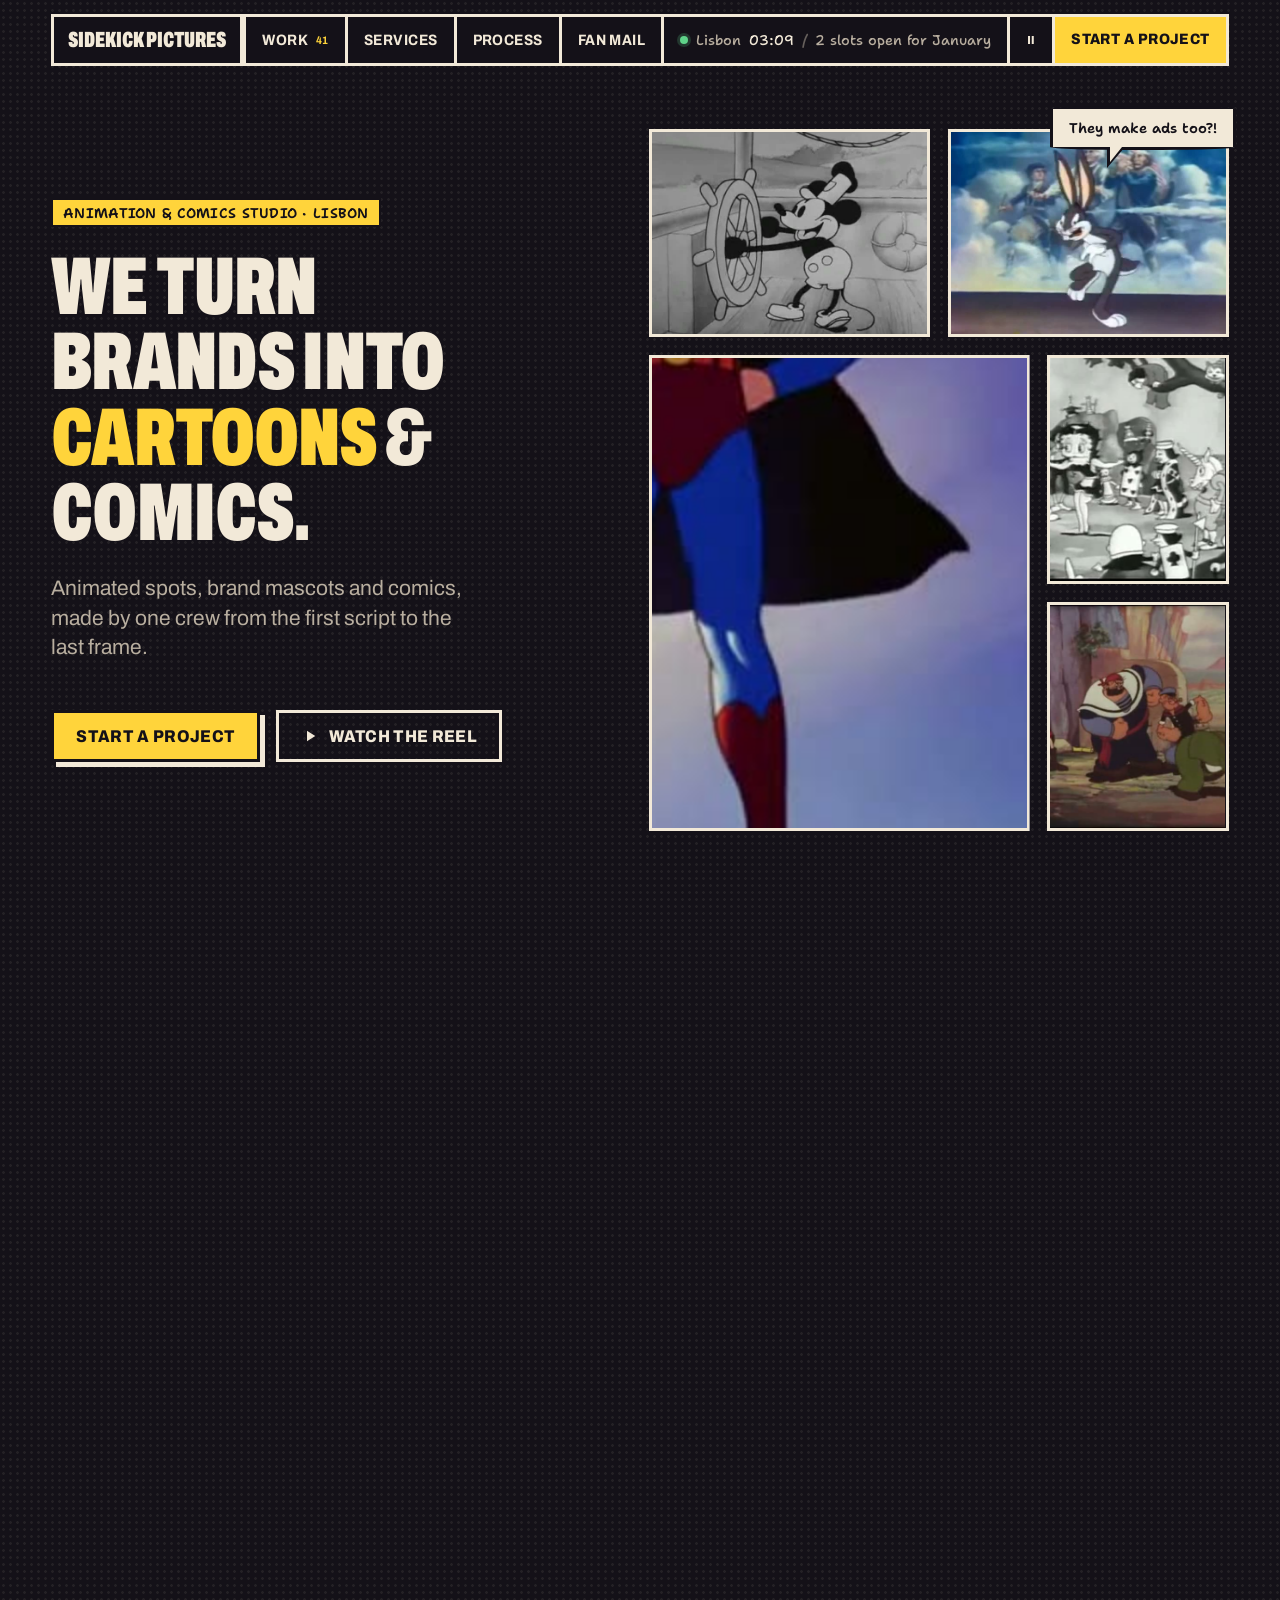
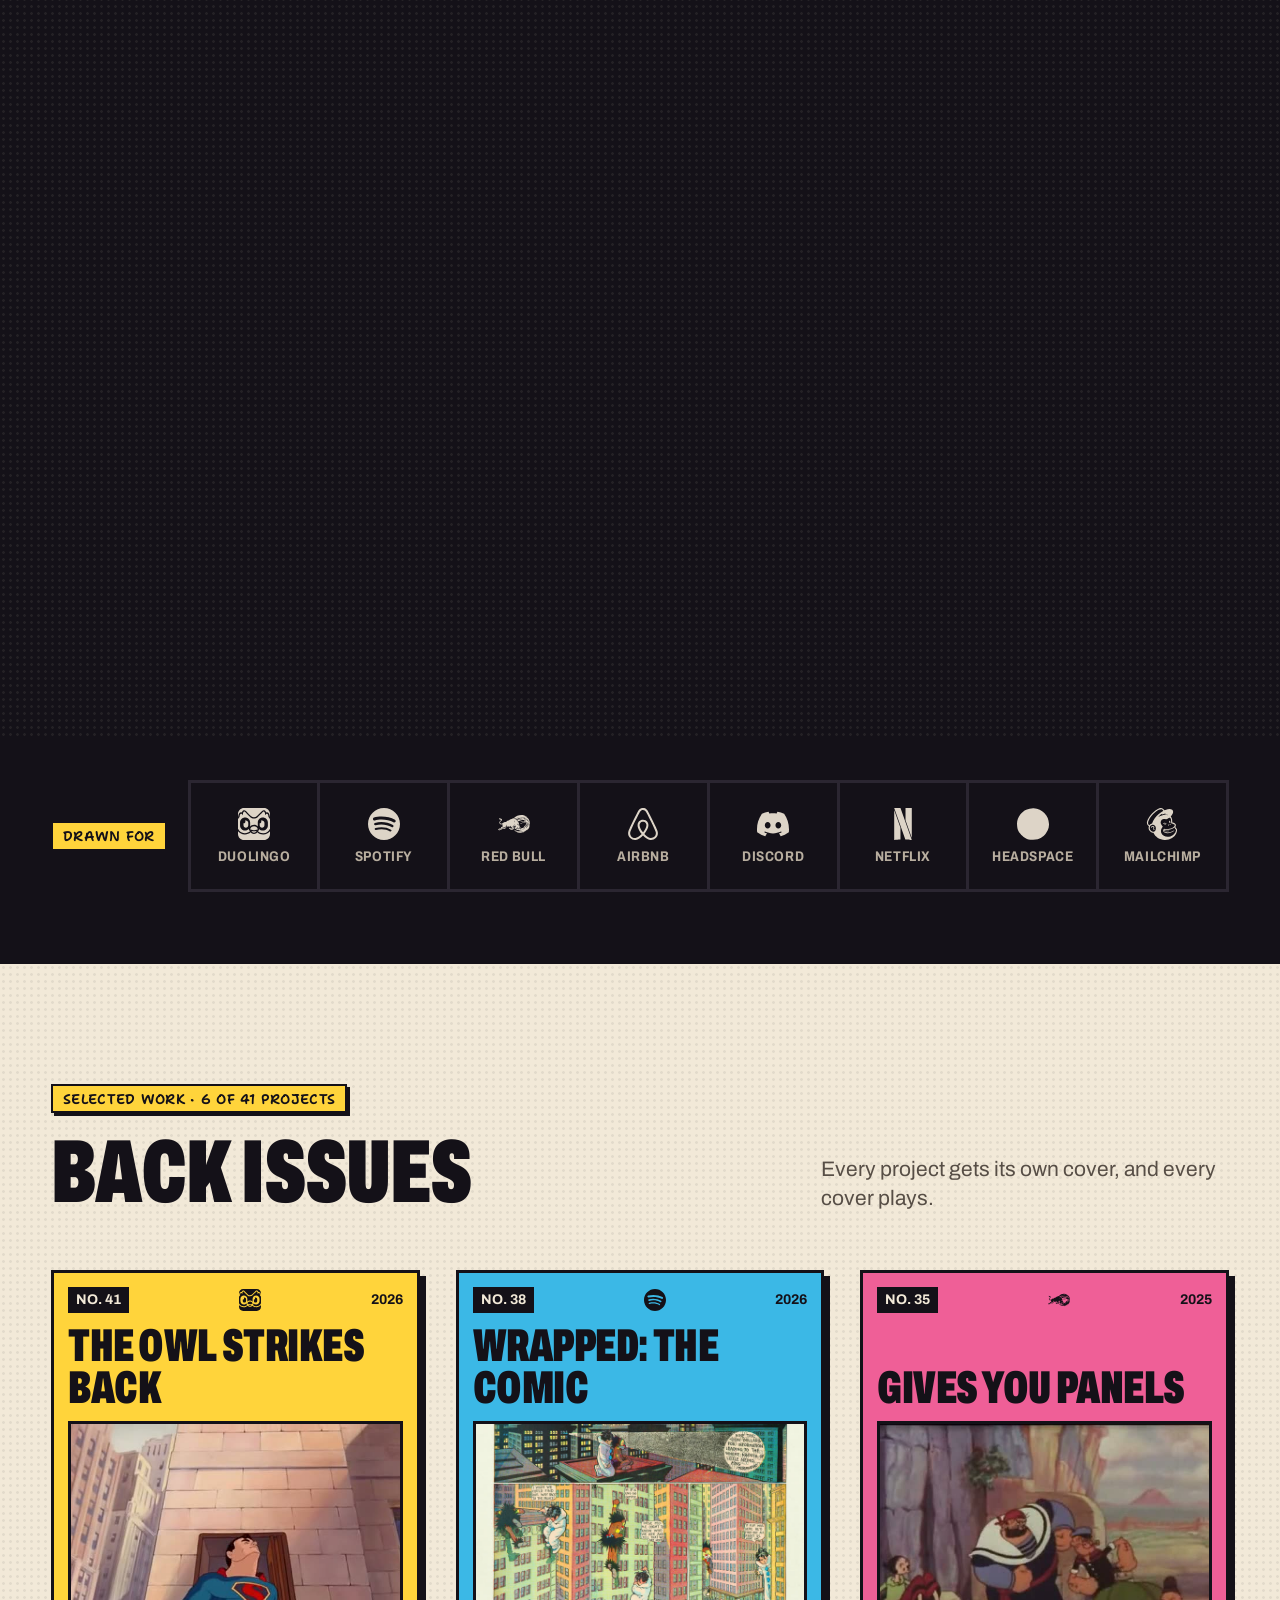
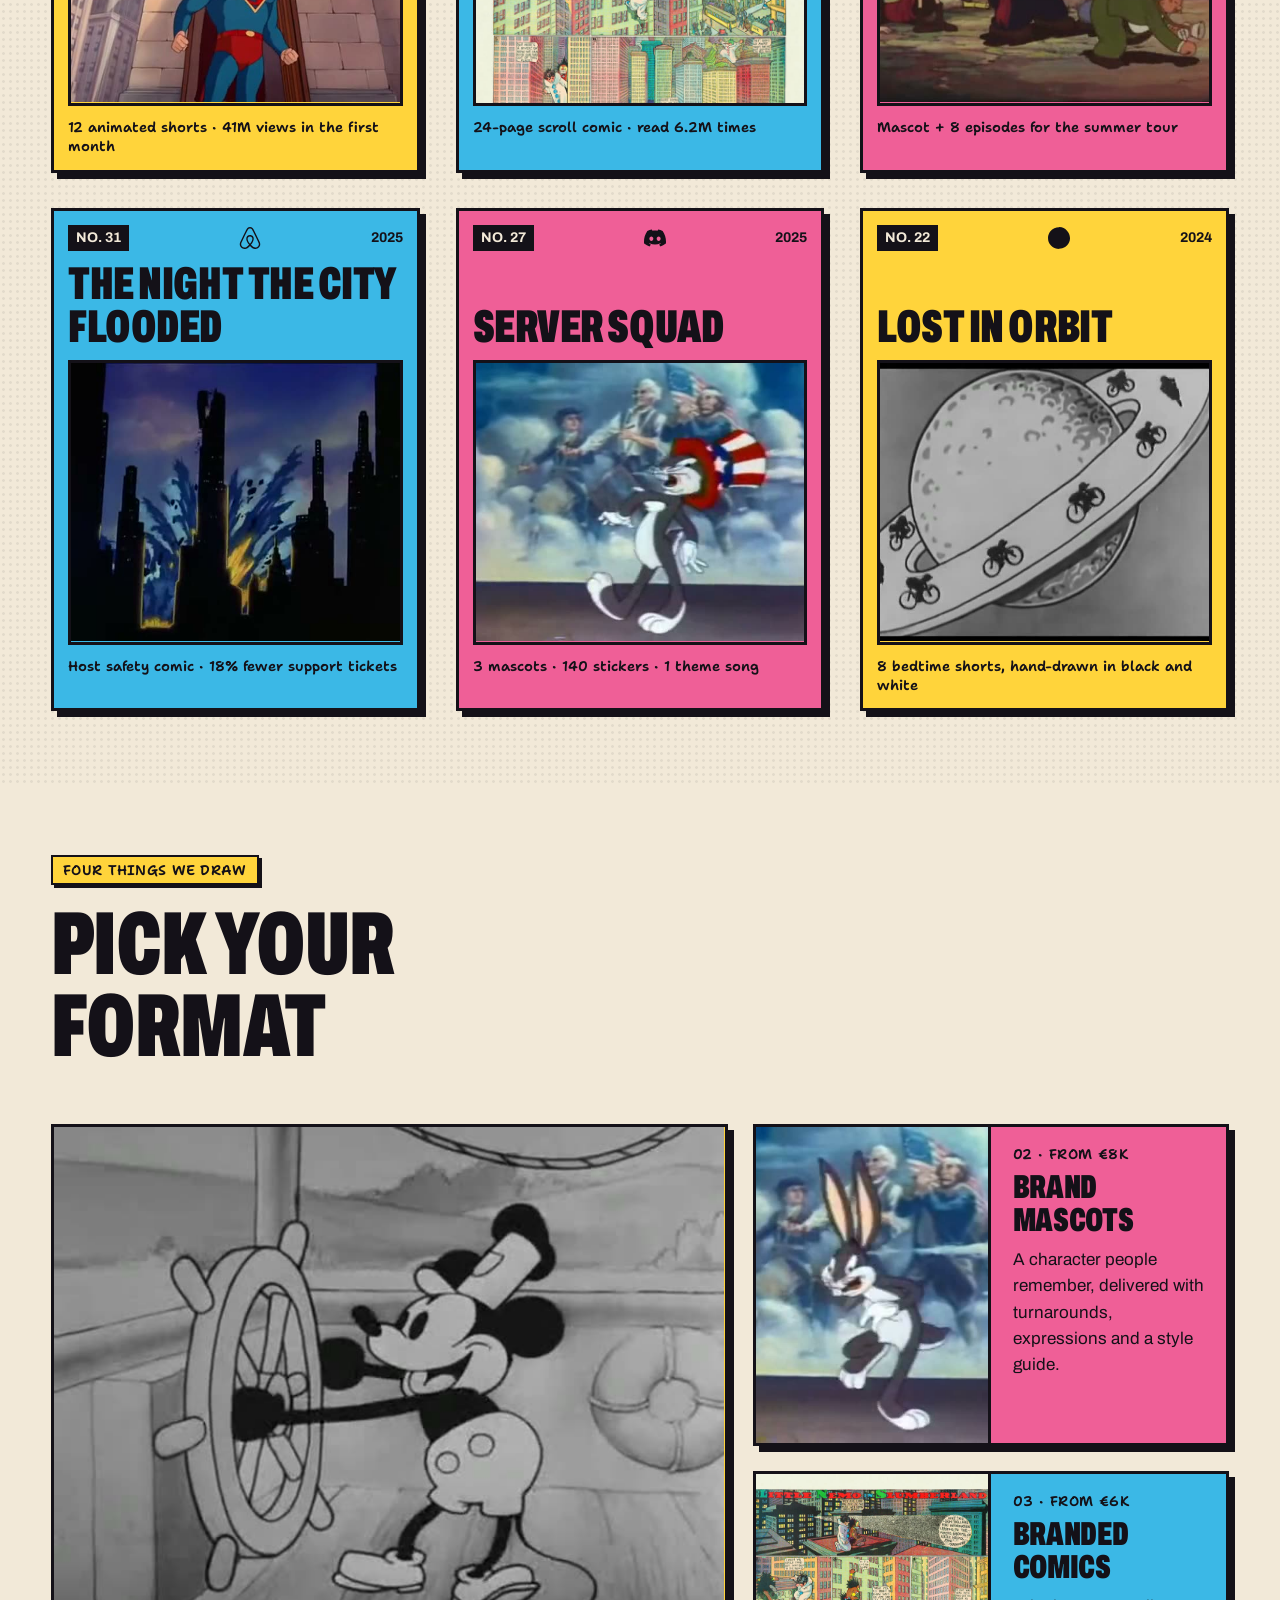
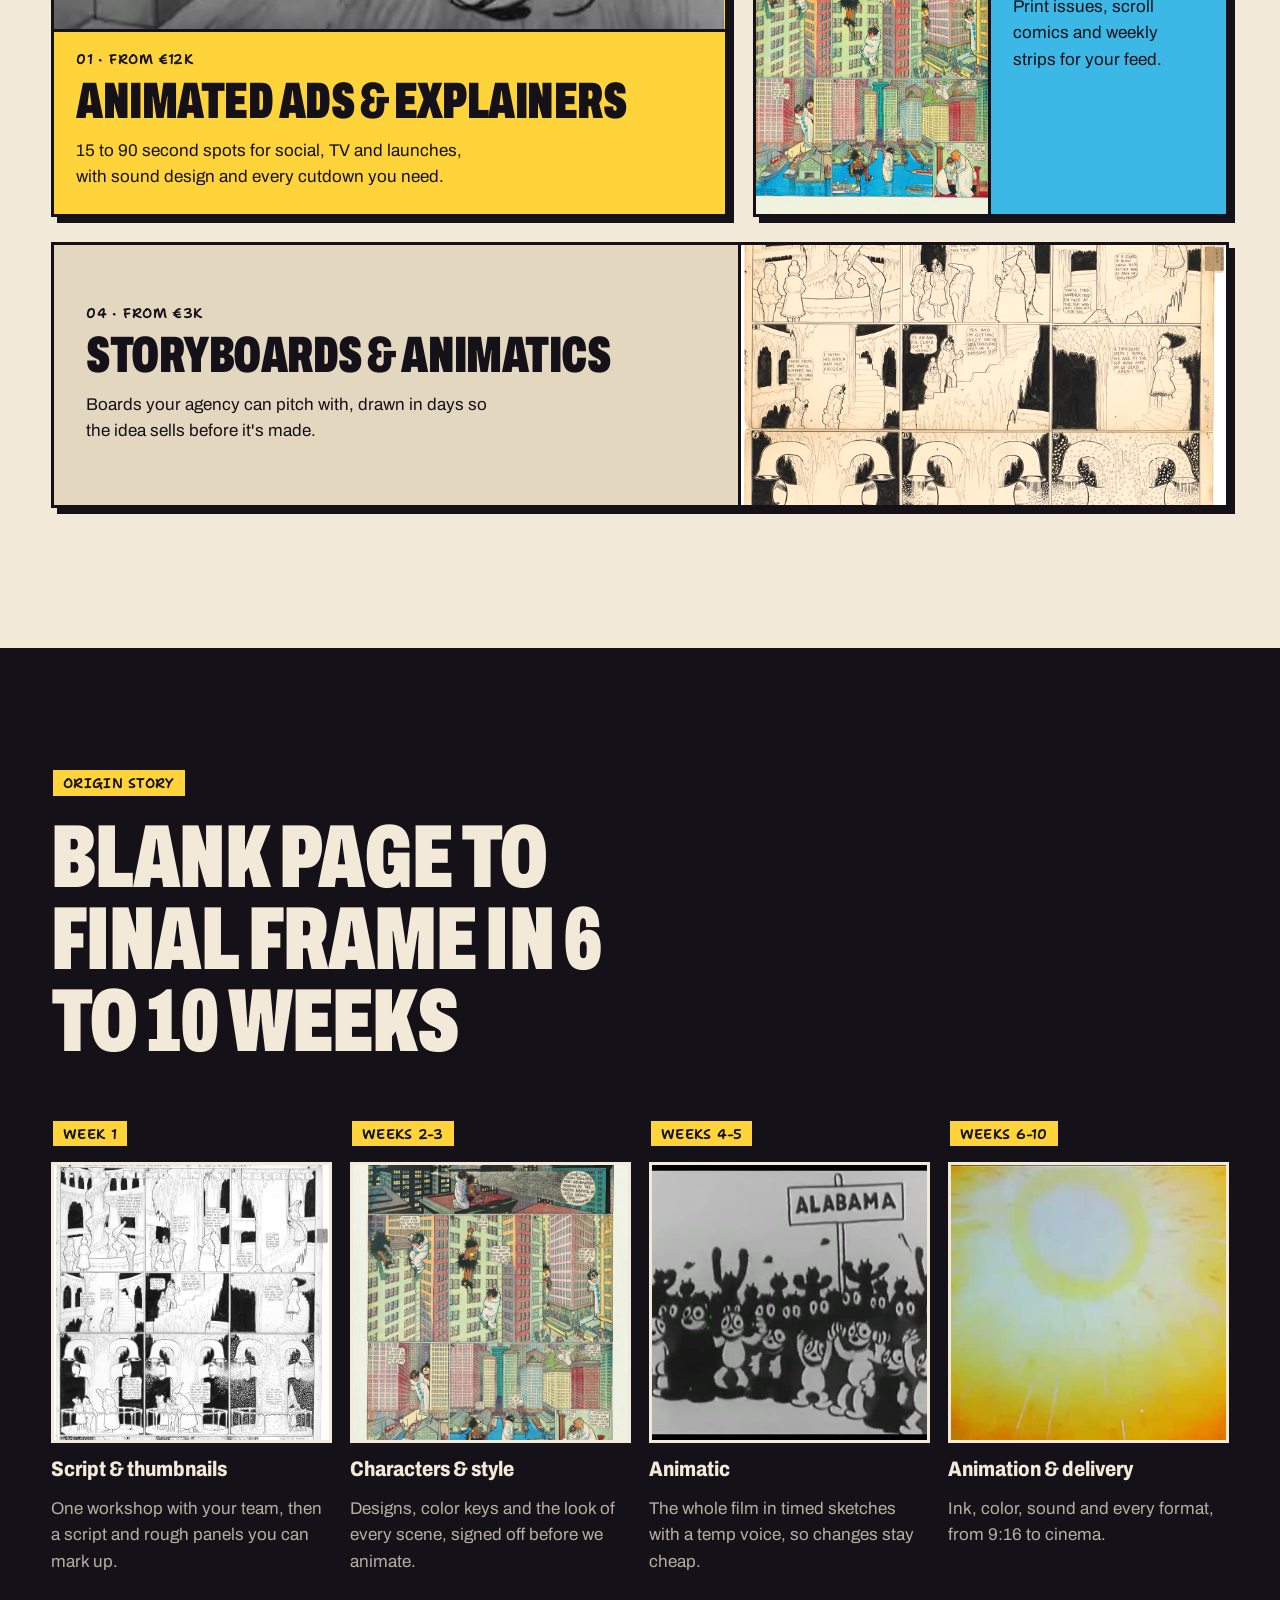
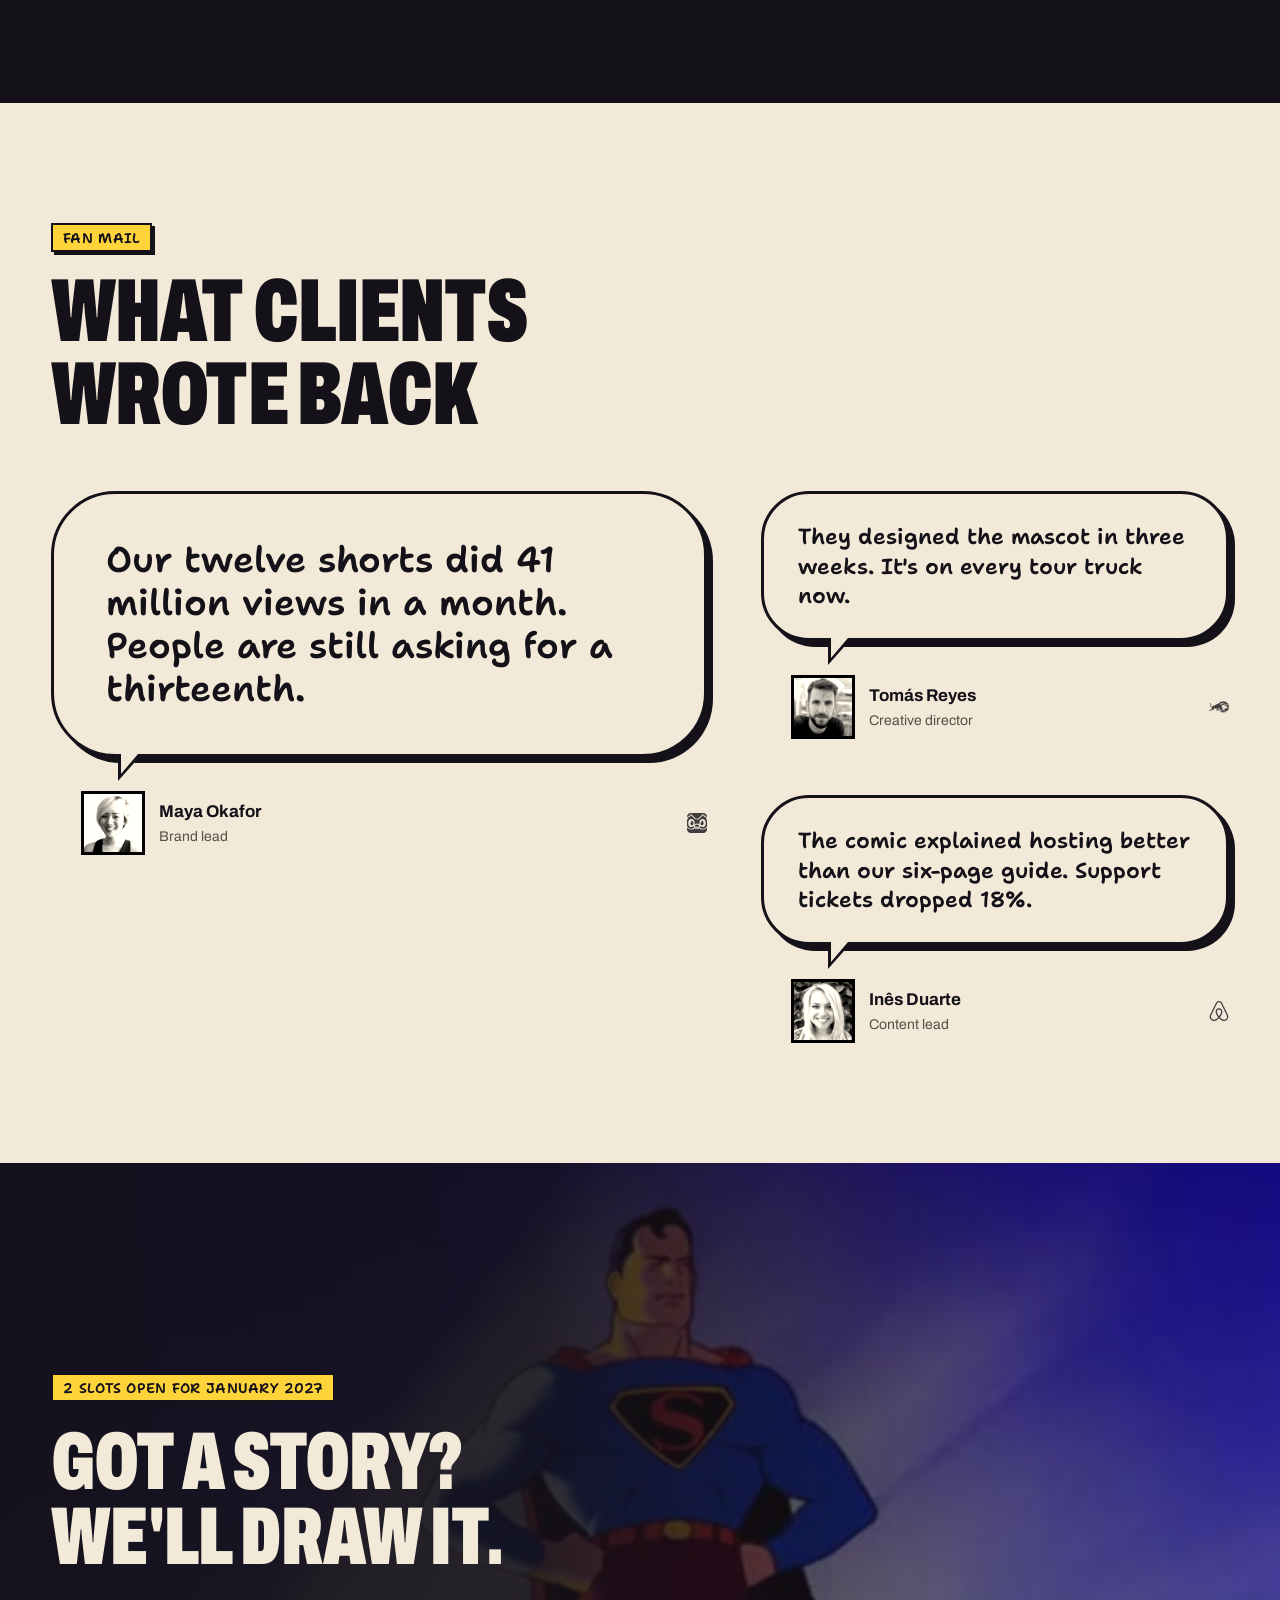
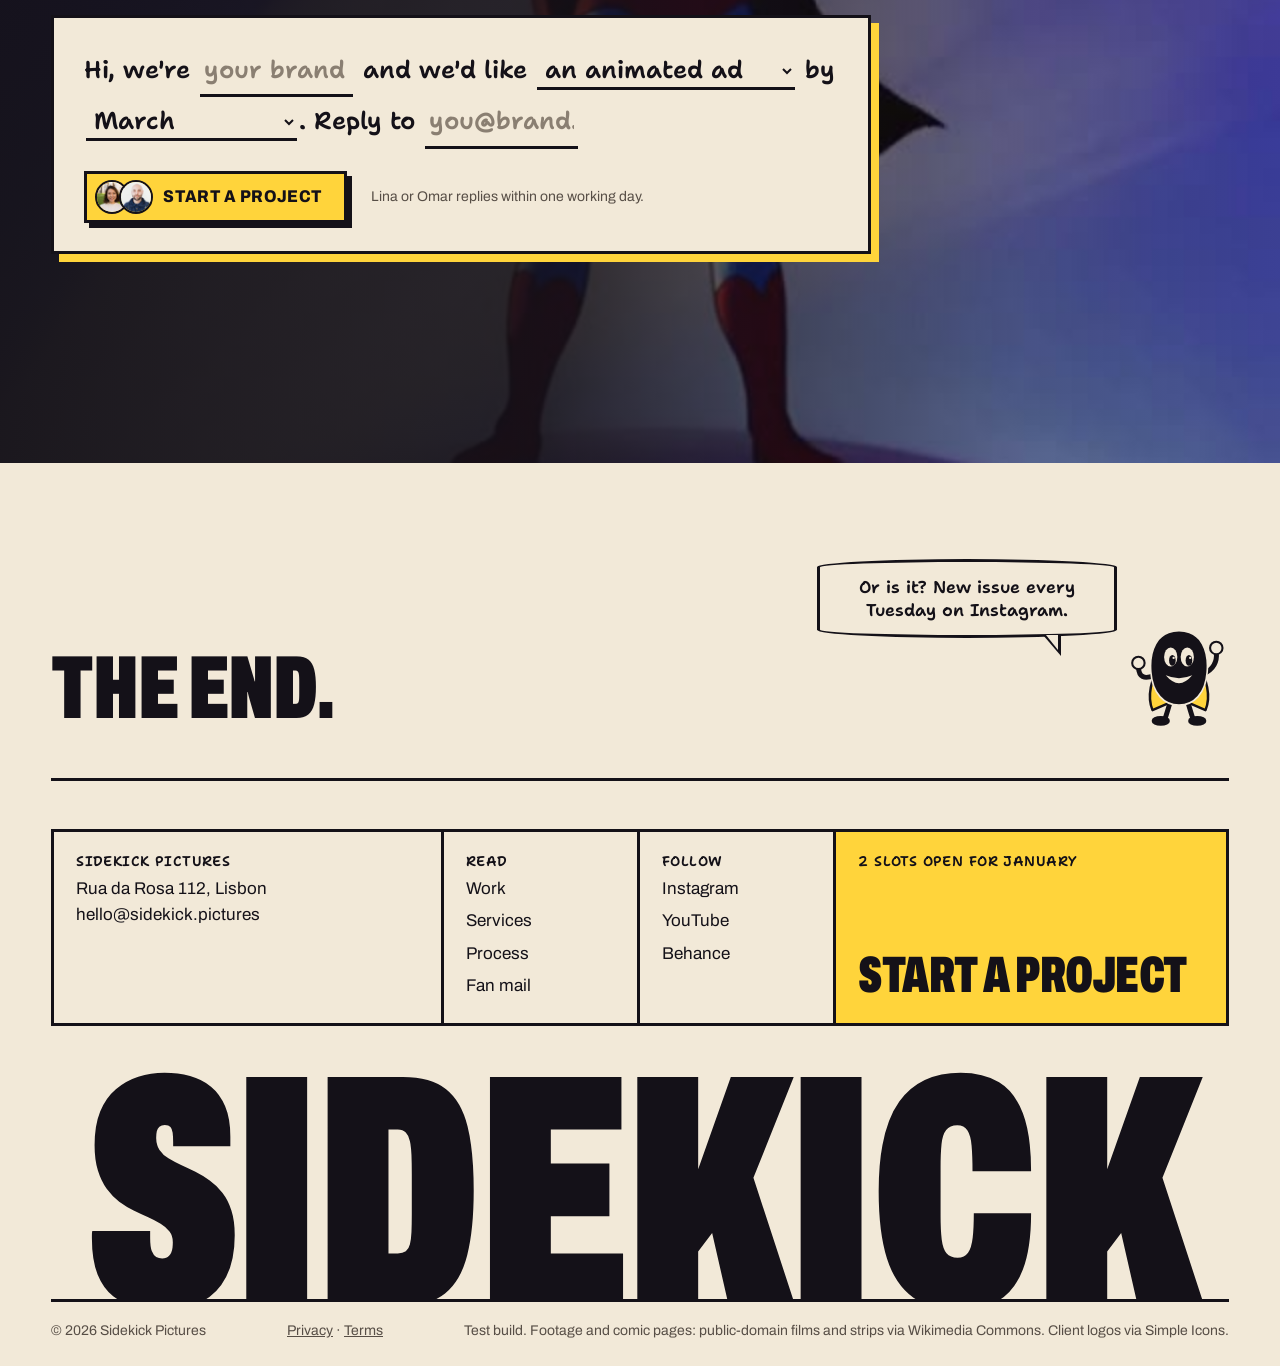
<file: cartoon-studio-example/index.html>
<!DOCTYPE html>
<html lang="en">
<head>
  <meta charset="utf-8">
  <meta name="viewport" content="width=device-width, initial-scale=1">
  <title>Sidekick Pictures · Cartoons and comics for brands</title>
  <meta name="description" content="Sidekick Pictures is a Lisbon studio that turns brands into cartoons and comics: animated ads, brand mascots, branded comics and storyboards.">
  <link rel="preconnect" href="https://fonts.googleapis.com">
  <link rel="preconnect" href="https://fonts.gstatic.com" crossorigin>
  <link href="https://fonts.googleapis.com/css2?family=Archivo:wdth,wght@62..125,400..900&family=Shantell+Sans:wght@500..700&display=swap" rel="stylesheet">
  <link rel="stylesheet" href="styles.css">
  <link rel="icon" href="assets/kick.svg">
</head>
<body>
  <!-- The mascot, reused in the nav, menu, form success and footer -->
  <svg width="0" height="0" style="position:absolute" aria-hidden="true">
    <symbol id="kick" viewBox="0 0 120 140">
      <path d="M40 54 Q18 92 28 116 L60 102 L92 116 Q102 92 80 54 Z" fill="#FFD43B" stroke="#141118" stroke-width="3" stroke-linejoin="round"/>
      <path d="M50 104 Q46 118 43 127 M70 104 Q74 118 77 127" fill="none" stroke="#141118" stroke-width="6" stroke-linecap="round"/>
      <ellipse cx="38" cy="129" rx="11" ry="6" fill="#141118"/>
      <ellipse cx="82" cy="129" rx="11" ry="6" fill="#141118"/>
      <path d="M30 74 Q12 82 11 64" fill="none" stroke="#141118" stroke-width="6" stroke-linecap="round"/>
      <circle cx="11" cy="59" r="7.5" fill="#F2E9D8" stroke="#141118" stroke-width="2.5"/>
      <g class="kick-wave">
        <path d="M90 72 Q107 64 105 46" fill="none" stroke="#141118" stroke-width="6" stroke-linecap="round"/>
        <circle cx="105" cy="41" r="7.5" fill="#F2E9D8" stroke="#141118" stroke-width="2.5"/>
      </g>
      <path d="M60 20 C88 20 96 46 94 70 C92 96 78 110 60 110 C42 110 28 96 26 70 C24 46 32 20 60 20 Z" fill="#141118" stroke="#F2E9D8" stroke-width="2"/>
      <ellipse cx="50" cy="52" rx="8" ry="11.5" fill="#F2E9D8"/>
      <ellipse cx="70" cy="52" rx="8" ry="11.5" fill="#F2E9D8"/>
      <ellipse cx="52" cy="56" rx="4" ry="6.5" fill="#141118"/>
      <ellipse cx="72" cy="56" rx="4" ry="6.5" fill="#141118"/>
      <circle cx="53.5" cy="53" r="1.4" fill="#F2E9D8"/>
      <circle cx="73.5" cy="53" r="1.4" fill="#F2E9D8"/>
      <path d="M44 74 Q60 93 76 74 Q60 81 44 74 Z" fill="#F2E9D8"/>
    </symbol>
  </svg>

  <a class="skip" href="#main">Skip to content</a>

  <!-- NAV: a strip of joined comic panels -->
  <header class="nav" id="nav">
    <a class="nav__cell nav__logo" href="#top" aria-label="Sidekick Pictures, back to top">
      <svg class="kick kick--nav" aria-hidden="true"><use href="#kick"/></svg>
      <span class="wordmark">Sidekick<span> Pictures</span></span>
    </a>
    <nav class="nav__links" aria-label="Main">
      <a class="nav__cell" href="#work">Work <sup>41</sup></a>
      <a class="nav__cell" href="#services">Services</a>
      <a class="nav__cell" href="#process">Process</a>
      <a class="nav__cell" href="#fan-mail">Fan mail</a>
    </nav>
    <p class="nav__cell nav__live">
      <span class="dot" aria-hidden="true"></span>
      Lisbon <time id="clock">--:--</time><span class="sep" aria-hidden="true">/</span>2 slots open for January
    </p>
    <button class="nav__cell nav__pause" id="pauseAll" type="button" aria-pressed="false" aria-label="Pause all videos">
      <svg viewBox="0 0 24 24" aria-hidden="true" class="i-pause"><path d="M7 5h3.5v14H7zM13.5 5H17v14h-3.5z"/></svg>
      <svg viewBox="0 0 24 24" aria-hidden="true" class="i-play"><path d="M8 5v14l11-7z"/></svg>
    </button>
    <a class="nav__cell nav__cta" href="#start"><span class="btn-label"><span data-text="Start a project">Start a project</span></span></a>
    <button class="nav__cell nav__menu" id="menuBtn" type="button" aria-expanded="false" aria-controls="menu">Menu</button>
  </header>

  <!-- PHONE MENU: a comic page of big panels -->
  <div class="menu" id="menu" hidden>
    <div class="menu__page">
      <a class="menu__panel" style="--c:var(--yellow)" href="#work">Work <sup>41</sup></a>
      <a class="menu__panel" style="--c:var(--magenta)" href="#services">Services</a>
      <a class="menu__panel" style="--c:var(--cyan)" href="#process">Process</a>
      <a class="menu__panel" style="--c:var(--paper-2)" href="#fan-mail">Fan mail</a>
      <div class="menu__kick">
        <svg class="kick kick--menu" aria-hidden="true"><use href="#kick"/></svg>
        <p class="bubble bubble--left">Pick a panel. Any panel.</p>
      </div>
      <a class="btn btn--yellow menu__cta" href="#start"><span class="btn-label"><span data-text="Start a project">Start a project</span></span></a>
      <p class="menu__live">2 slots open for January · hello@sidekick.pictures</p>
    </div>
  </div>

  <main id="main">
    <!-- HERO: a comic page; the reel panel grows to full bleed on scroll -->
    <section class="hero" id="top" aria-labelledby="hero-title">
      <div class="hero__track" id="heroTrack">
        <div class="hero__stage" id="heroStage">
          <div class="hero__copy" id="heroCopy">
            <p class="caption">Animation &amp; comics studio · Lisbon</p>
            <h1 class="display hero__title" id="hero-title">We turn brands into <em>cartoons</em> &amp; comics.</h1>
            <p class="hero__sub">Animated spots, brand mascots and comics, made by one crew from the first script to the last frame.</p>
            <div class="hero__actions">
              <a class="btn btn--yellow" href="#start"><span class="btn-label"><span data-text="Start a project">Start a project</span></span></a>
              <a class="btn btn--ghost" href="#reel-end" id="reelLink">
                <svg viewBox="0 0 24 24" aria-hidden="true" class="btn__icon"><path d="M8 5v14l11-7z"/></svg>
                <span class="btn-label"><span data-text="Watch the reel">Watch the reel</span></span>
              </a>
            </div>
          </div>

          <div class="page" id="heroPage" aria-label="Clips from our reel">
            <figure class="panel panel--a" data-out="-1,-1">
              <video muted loop playsinline preload="metadata" poster="assets/video/willie-wheel.jpg" data-src="assets/video/willie-wheel.mp4" aria-hidden="true"></video>
            </figure>
            <figure class="panel panel--b" data-out="1,-1">
              <video muted loop playsinline preload="metadata" poster="assets/video/bugs-dance.jpg" data-src="assets/video/bugs-dance.mp4" aria-hidden="true"></video>
              <p class="bubble bubble--hero" aria-hidden="true">They make ads too?!</p>
            </figure>
            <div class="slot" id="reelSlot" aria-hidden="true"></div>
            <figure class="panel panel--c" data-out="1,0">
              <video muted loop playsinline preload="metadata" poster="assets/video/betty-wonder.jpg" data-src="assets/video/betty-wonder.mp4" aria-hidden="true"></video>
            </figure>
            <figure class="panel panel--d" data-out="1,1">
              <video muted loop playsinline preload="metadata" poster="assets/video/popeye-fight.jpg" data-src="assets/video/popeye-fight.mp4" aria-hidden="true"></video>
            </figure>
            <figure class="reel" id="reel">
              <video id="reelVideo" muted loop playsinline preload="metadata" poster="assets/video/reel.jpg" data-src="assets/video/reel.mp4" aria-label="Showreel 2026, 30 seconds, no sound"></video>
              <div class="reel__frame" aria-hidden="true"></div>
              <figcaption class="reel__caption" id="reelCaption">
                <span class="caption">Showreel 2026 · 0:30</span>
                <span class="display reel__title">14 cuts.<br>Zero boring frames.</span>
              </figcaption>
            </figure>
          </div>
        </div>
      </div>
      <span id="reel-end" class="reel-end" aria-hidden="true"></span>
    </section>

    <!-- PROOF: client logos as a comic strip of cells -->
    <section class="strip" aria-label="Clients">
      <p class="strip__label caption">Drawn for</p>
      <ul class="strip__cells">
        <li><img src="assets/logos/duolingo.svg" alt=""><span>Duolingo</span></li>
        <li><img src="assets/logos/spotify.svg" alt=""><span>Spotify</span></li>
        <li><img src="assets/logos/redbull.svg" alt=""><span>Red Bull</span></li>
        <li><img src="assets/logos/airbnb.svg" alt=""><span>Airbnb</span></li>
        <li><img src="assets/logos/discord.svg" alt=""><span>Discord</span></li>
        <li><img src="assets/logos/netflix.svg" alt=""><span>Netflix</span></li>
        <li><img src="assets/logos/headspace.svg" alt=""><span>Headspace</span></li>
        <li><img src="assets/logos/mailchimp.svg" alt=""><span>Mailchimp</span></li>
      </ul>
    </section>

    <!-- WORK: every project as a comic book cover -->
    <section class="work paper" id="work" aria-labelledby="work-title">
      <div class="section-head">
        <p class="caption caption--ink">Selected work · 6 of 41 projects</p>
        <h2 class="display h2" id="work-title">Back issues</h2>
        <p class="lead">Every project gets its own cover, and every cover plays.</p>
      </div>
      <ul class="covers">
        <li class="cover" style="--c:var(--yellow)" data-pop>
          <div class="cover__mast"><span class="cover__no">No. 41</span><img src="assets/logos/duolingo-ink.svg" alt="Duolingo"><span>2026</span></div>
          <h3 class="display cover__title">The owl strikes back</h3>
          <div class="cover__art"><video muted loop playsinline preload="none" poster="assets/video/superman-change.jpg" data-src="assets/video/superman-change.mp4" aria-hidden="true"></video></div>
          <p class="cover__foot">12 animated shorts · 41M views in the first month</p>
        </li>
        <li class="cover" style="--c:var(--cyan)" data-pop>
          <div class="cover__mast"><span class="cover__no">No. 38</span><img src="assets/logos/spotify-ink.svg" alt="Spotify"><span>2026</span></div>
          <h3 class="display cover__title">Wrapped: the comic</h3>
          <div class="cover__art"><img src="assets/art/nemo-1907-sm.jpg" alt="A colored comic page of a boy climbing between skyscrapers" loading="lazy"></div>
          <p class="cover__foot">24-page scroll comic · read 6.2M times</p>
        </li>
        <li class="cover" style="--c:var(--magenta)" data-pop>
          <div class="cover__mast"><span class="cover__no">No. 35</span><img src="assets/logos/redbull-ink.svg" alt="Red Bull"><span>2025</span></div>
          <h3 class="display cover__title">Gives you panels</h3>
          <div class="cover__art"><video muted loop playsinline preload="none" poster="assets/video/popeye-fight.jpg" data-src="assets/video/popeye-fight.mp4" aria-hidden="true"></video></div>
          <p class="cover__foot">Mascot + 8 episodes for the summer tour</p>
        </li>
        <li class="cover" style="--c:var(--cyan)" data-pop>
          <div class="cover__mast"><span class="cover__no">No. 31</span><img src="assets/logos/airbnb-ink.svg" alt="Airbnb"><span>2025</span></div>
          <h3 class="display cover__title">The night the city flooded</h3>
          <div class="cover__art"><video muted loop playsinline preload="none" poster="assets/video/quake-dive.jpg" data-src="assets/video/quake-dive.mp4" aria-hidden="true"></video></div>
          <p class="cover__foot">Host safety comic · 18% fewer support tickets</p>
        </li>
        <li class="cover" style="--c:var(--magenta)" data-pop>
          <div class="cover__mast"><span class="cover__no">No. 27</span><img src="assets/logos/discord-ink.svg" alt="Discord"><span>2025</span></div>
          <h3 class="display cover__title">Server squad</h3>
          <div class="cover__art"><video muted loop playsinline preload="none" poster="assets/video/bugs-hat.jpg" data-src="assets/video/bugs-hat.mp4" aria-hidden="true"></video></div>
          <p class="cover__foot">3 mascots · 140 stickers · 1 theme song</p>
        </li>
        <li class="cover" style="--c:var(--yellow)" data-pop>
          <div class="cover__mast"><span class="cover__no">No. 22</span><img src="assets/logos/headspace-ink.svg" alt="Headspace"><span>2024</span></div>
          <h3 class="display cover__title">Lost in orbit</h3>
          <div class="cover__art"><video muted loop playsinline preload="none" poster="assets/video/felix-space.jpg" data-src="assets/video/felix-space.mp4" aria-hidden="true"></video></div>
          <p class="cover__foot">8 bedtime shorts, hand-drawn in black and white</p>
        </li>
      </ul>
    </section>

    <!-- SERVICES: a comic page, one color per service -->
    <section class="services paper" id="services" aria-labelledby="services-title">
      <div class="section-head">
        <p class="caption caption--ink">Four things we draw</p>
        <h2 class="display h2" id="services-title">Pick your format</h2>
      </div>
      <div class="spage">
        <article class="spanel spanel--ads" style="--c:var(--yellow)" data-pop>
          <div class="spanel__art"><video muted loop playsinline preload="none" poster="assets/video/willie-wheel.jpg" data-src="assets/video/willie-wheel.mp4" aria-hidden="true"></video></div>
          <div class="spanel__text">
            <p class="tag">01 · From €12k</p>
            <h3 class="display h3">Animated ads &amp; explainers</h3>
            <p>15 to 90 second spots for social, TV and launches, with sound design and every cutdown you need.</p>
          </div>
        </article>
        <article class="spanel spanel--mascot" style="--c:var(--magenta)" data-pop>
          <div class="spanel__art"><video muted loop playsinline preload="none" poster="assets/video/bugs-dance.jpg" data-src="assets/video/bugs-dance.mp4" aria-hidden="true"></video></div>
          <div class="spanel__text">
            <p class="tag">02 · From €8k</p>
            <h3 class="display h3">Brand mascots</h3>
            <p>A character people remember, delivered with turnarounds, expressions and a style guide.</p>
          </div>
        </article>
        <article class="spanel spanel--comics" style="--c:var(--cyan)" data-pop>
          <div class="spanel__art"><img src="assets/art/nemo-1907-sm.jpg" alt="Comic page with panels of a city at night" loading="lazy"></div>
          <div class="spanel__text">
            <p class="tag">03 · From €6k</p>
            <h3 class="display h3">Branded comics</h3>
            <p>Print issues, scroll comics and weekly strips for your feed.</p>
          </div>
        </article>
        <article class="spanel spanel--boards" style="--c:var(--paper-2)" data-pop>
          <div class="spanel__art"><img src="assets/art/nemo-pole-sm.jpg" alt="Original black ink comic page with handwritten notes in the margins" loading="lazy"></div>
          <div class="spanel__text">
            <p class="tag">04 · From €3k</p>
            <h3 class="display h3">Storyboards &amp; animatics</h3>
            <p>Boards your agency can pitch with, drawn in days so the idea sells before it's made.</p>
          </div>
        </article>
      </div>
    </section>

    <!-- PROCESS: a four-panel strip, from ink to color -->
    <section class="process ink" id="process" aria-labelledby="process-title">
      <div class="section-head">
        <p class="caption">Origin story</p>
        <h2 class="display h2" id="process-title">Blank page to final frame in 6 to 10 weeks</h2>
      </div>
      <ol class="pstrip">
        <li class="ppanel" data-pop>
          <p class="caption">Week 1</p>
          <div class="ppanel__art"><img src="assets/art/nemo-pole-sm.jpg" alt="" loading="lazy" style="object-position:50% 8%"></div>
          <h3 class="h4">Script &amp; thumbnails</h3>
          <p>One workshop with your team, then a script and rough panels you can mark up.</p>
        </li>
        <li class="ppanel" data-pop>
          <p class="caption">Weeks 2-3</p>
          <div class="ppanel__art"><img src="assets/art/nemo-1907-sm.jpg" alt="" loading="lazy" style="object-position:30% 45%"></div>
          <h3 class="h4">Characters &amp; style</h3>
          <p>Designs, color keys and the look of every scene, signed off before we animate.</p>
        </li>
        <li class="ppanel" data-pop>
          <p class="caption">Weeks 4-5</p>
          <div class="ppanel__art"><video muted loop playsinline preload="none" poster="assets/video/felix-crowd.jpg" data-src="assets/video/felix-crowd.mp4" aria-hidden="true"></video></div>
          <h3 class="h4">Animatic</h3>
          <p>The whole film in timed sketches with a temp voice, so changes stay cheap.</p>
        </li>
        <li class="ppanel" data-pop>
          <p class="caption">Weeks 6-10</p>
          <div class="ppanel__art"><video muted loop playsinline preload="none" poster="assets/video/quake-pose.jpg" data-src="assets/video/quake-pose.mp4" aria-hidden="true"></video></div>
          <h3 class="h4">Animation &amp; delivery</h3>
          <p>Ink, color, sound and every format, from 9:16 to cinema.</p>
        </li>
      </ol>
    </section>

    <!-- FAN MAIL: testimonials as speech bubbles -->
    <section class="fan paper" id="fan-mail" aria-labelledby="fan-title">
      <div class="section-head">
        <p class="caption caption--ink">Fan mail</p>
        <h2 class="display h2" id="fan-title">What clients wrote back</h2>
      </div>
      <div class="quotes">
        <figure class="quote quote--big" data-pop>
          <blockquote class="bubble bubble--quote">
            <p>Our twelve shorts did 41 million views in a month. People are still asking for a thirteenth.</p>
          </blockquote>
          <figcaption class="speaker">
            <img class="halftone" src="assets/people/women-44.jpg" alt="">
            <span><strong>Maya Okafor</strong>Brand lead</span>
            <img class="speaker__logo" src="assets/logos/duolingo-ink.svg" alt="Duolingo">
          </figcaption>
        </figure>
        <figure class="quote" data-pop>
          <blockquote class="bubble bubble--quote">
            <p>They designed the mascot in three weeks. It's on every tour truck now.</p>
          </blockquote>
          <figcaption class="speaker">
            <img class="halftone" src="assets/people/men-32.jpg" alt="">
            <span><strong>Tomás Reyes</strong>Creative director</span>
            <img class="speaker__logo" src="assets/logos/redbull-ink.svg" alt="Red Bull">
          </figcaption>
        </figure>
        <figure class="quote" data-pop>
          <blockquote class="bubble bubble--quote">
            <p>The comic explained hosting better than our six-page guide. Support tickets dropped 18%.</p>
          </blockquote>
          <figcaption class="speaker">
            <img class="halftone" src="assets/people/women-68.jpg" alt="">
            <span><strong>Inês Duarte</strong>Content lead</span>
            <img class="speaker__logo" src="assets/logos/airbnb-ink.svg" alt="Airbnb">
          </figcaption>
        </figure>
      </div>
    </section>

    <!-- CTA: heavy left-aligned type over a full-bleed clip, a sentence form, faces on the button -->
    <section class="cta" id="start" aria-labelledby="cta-title">
      <video class="cta__bg" muted loop playsinline preload="none" poster="assets/video/superman-pose.jpg" data-src="assets/video/superman-pose.mp4" aria-hidden="true"></video>
      <div class="cta__inner">
        <p class="caption">2 slots open for January 2027</p>
        <h2 class="display cta__title" id="cta-title">Got a story?<br>We'll draw it.</h2>
        <form class="sform" id="sform" novalidate>
          <p class="sform__line">
            Hi, we're
            <label class="sr-only" for="f-brand">Brand name</label>
            <input class="field" id="f-brand" name="brand" type="text" placeholder="your brand" autocomplete="organization" required aria-describedby="err-brand">
            and we'd like
            <label class="sr-only" for="f-what">What you need</label>
            <select class="field" id="f-what" name="what">
              <option>an animated ad</option>
              <option>a brand mascot</option>
              <option>a branded comic</option>
              <option>storyboards</option>
              <option>a bit of everything</option>
            </select>
            by
            <label class="sr-only" for="f-when">Deadline</label>
            <select class="field" id="f-when" name="when">
              <option>January</option><option>February</option><option selected>March</option><option>April</option><option>May</option><option>June</option><option>later this year</option>
            </select>.
            Reply to
            <label class="sr-only" for="f-email">Email</label>
            <input class="field field--email" id="f-email" name="email" type="email" placeholder="you@brand.com" autocomplete="email" required aria-describedby="err-email">
          </p>
          <p class="sform__error" id="err-brand" role="alert"></p>
          <p class="sform__error" id="err-email" role="alert"></p>
          <div class="sform__row">
            <button class="btn btn--yellow btn--faces" type="submit" id="sendBtn">
              <span class="faces" aria-hidden="true"><img src="assets/people/women-90.jpg" alt=""><img src="assets/people/men-75.jpg" alt=""></span>
              <span class="btn-label"><span data-text="Start a project">Start a project</span></span>
              <span class="spinner" aria-hidden="true"></span>
            </button>
            <p class="sform__note">Lina or Omar replies within one working day.</p>
          </div>
        </form>
        <div class="sent" id="sent" hidden tabindex="-1">
          <svg class="kick kick--sent" aria-hidden="true"><use href="#kick"/></svg>
          <p class="bubble bubble--left" id="sentText">Got it! Lina will reply by tomorrow, 18:00 Lisbon time.</p>
        </div>
      </div>
    </section>
  </main>

  <!-- FOOTER: the last panel, cells that match the nav -->
  <footer class="foot paper">
    <div class="foot__end">
      <p class="display foot__the-end">The end.</p>
      <div class="foot__kick">
        <p class="bubble bubble--right">Or is it? New issue every Tuesday on Instagram.</p>
        <svg class="kick kick--foot" aria-hidden="true"><use href="#kick"/></svg>
      </div>
    </div>
    <div class="foot__cells">
      <div class="fcell fcell--wide">
        <p class="fcell__h">Sidekick Pictures</p>
        <p>Rua da Rosa 112, Lisbon<br><a href="mailto:hello@sidekick.pictures">hello@sidekick.pictures</a></p>
      </div>
      <nav class="fcell" aria-label="Footer">
        <p class="fcell__h">Read</p>
        <a href="#work">Work</a><a href="#services">Services</a><a href="#process">Process</a><a href="#fan-mail">Fan mail</a>
      </nav>
      <div class="fcell">
        <p class="fcell__h">Follow</p>
        <a href="#">Instagram</a><a href="#">YouTube</a><a href="#">Behance</a>
      </div>
      <a class="fcell fcell--cta" href="#start"><span class="fcell__h">2 slots open for January</span><span class="display">Start a project</span></a>
    </div>
    <p class="foot__word display" aria-hidden="true">Sidekick</p>
    <div class="foot__legal">
      <span>© 2026 Sidekick Pictures</span>
      <span><a href="#">Privacy</a> · <a href="#">Terms</a></span>
      <span>Test build. Footage and comic pages: public-domain films and strips via Wikimedia Commons. Client logos via Simple Icons.</span>
    </div>
  </footer>

  <script src="main.js"></script>
</body>
</html>
</file>
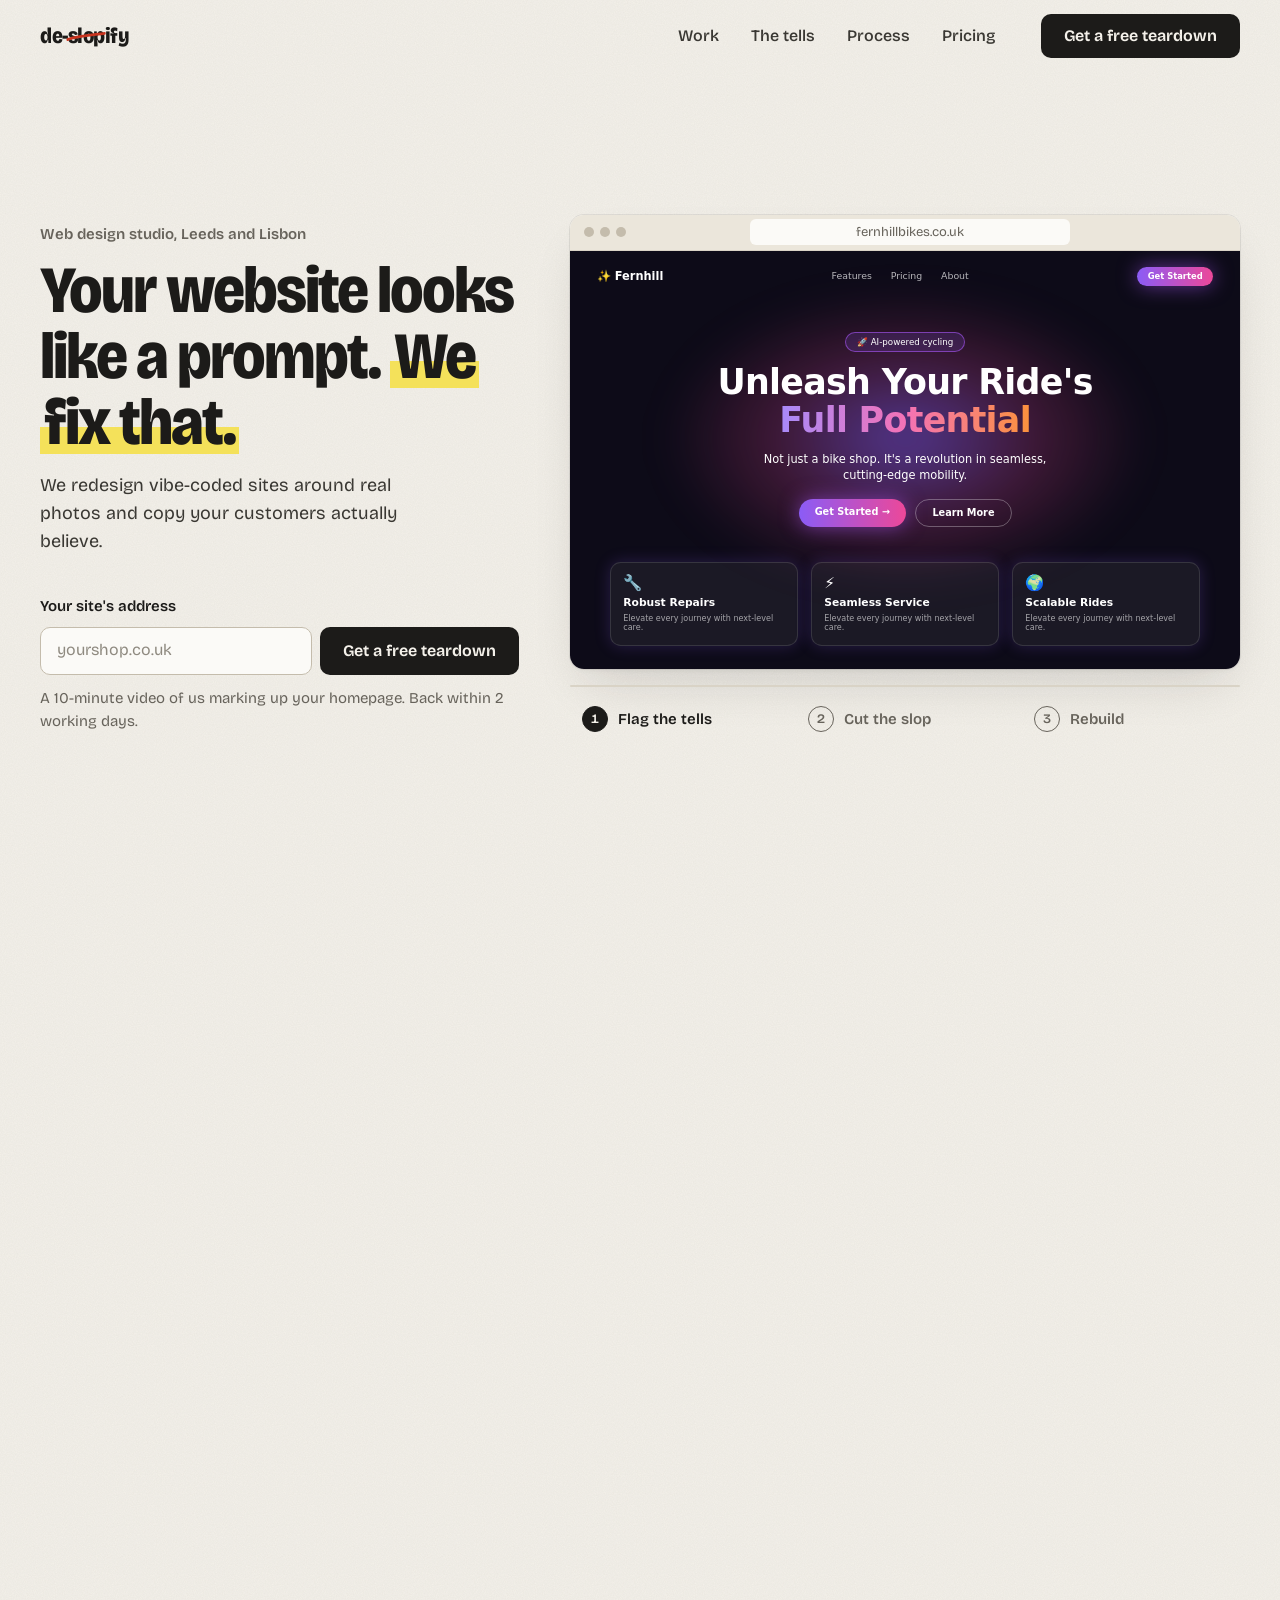
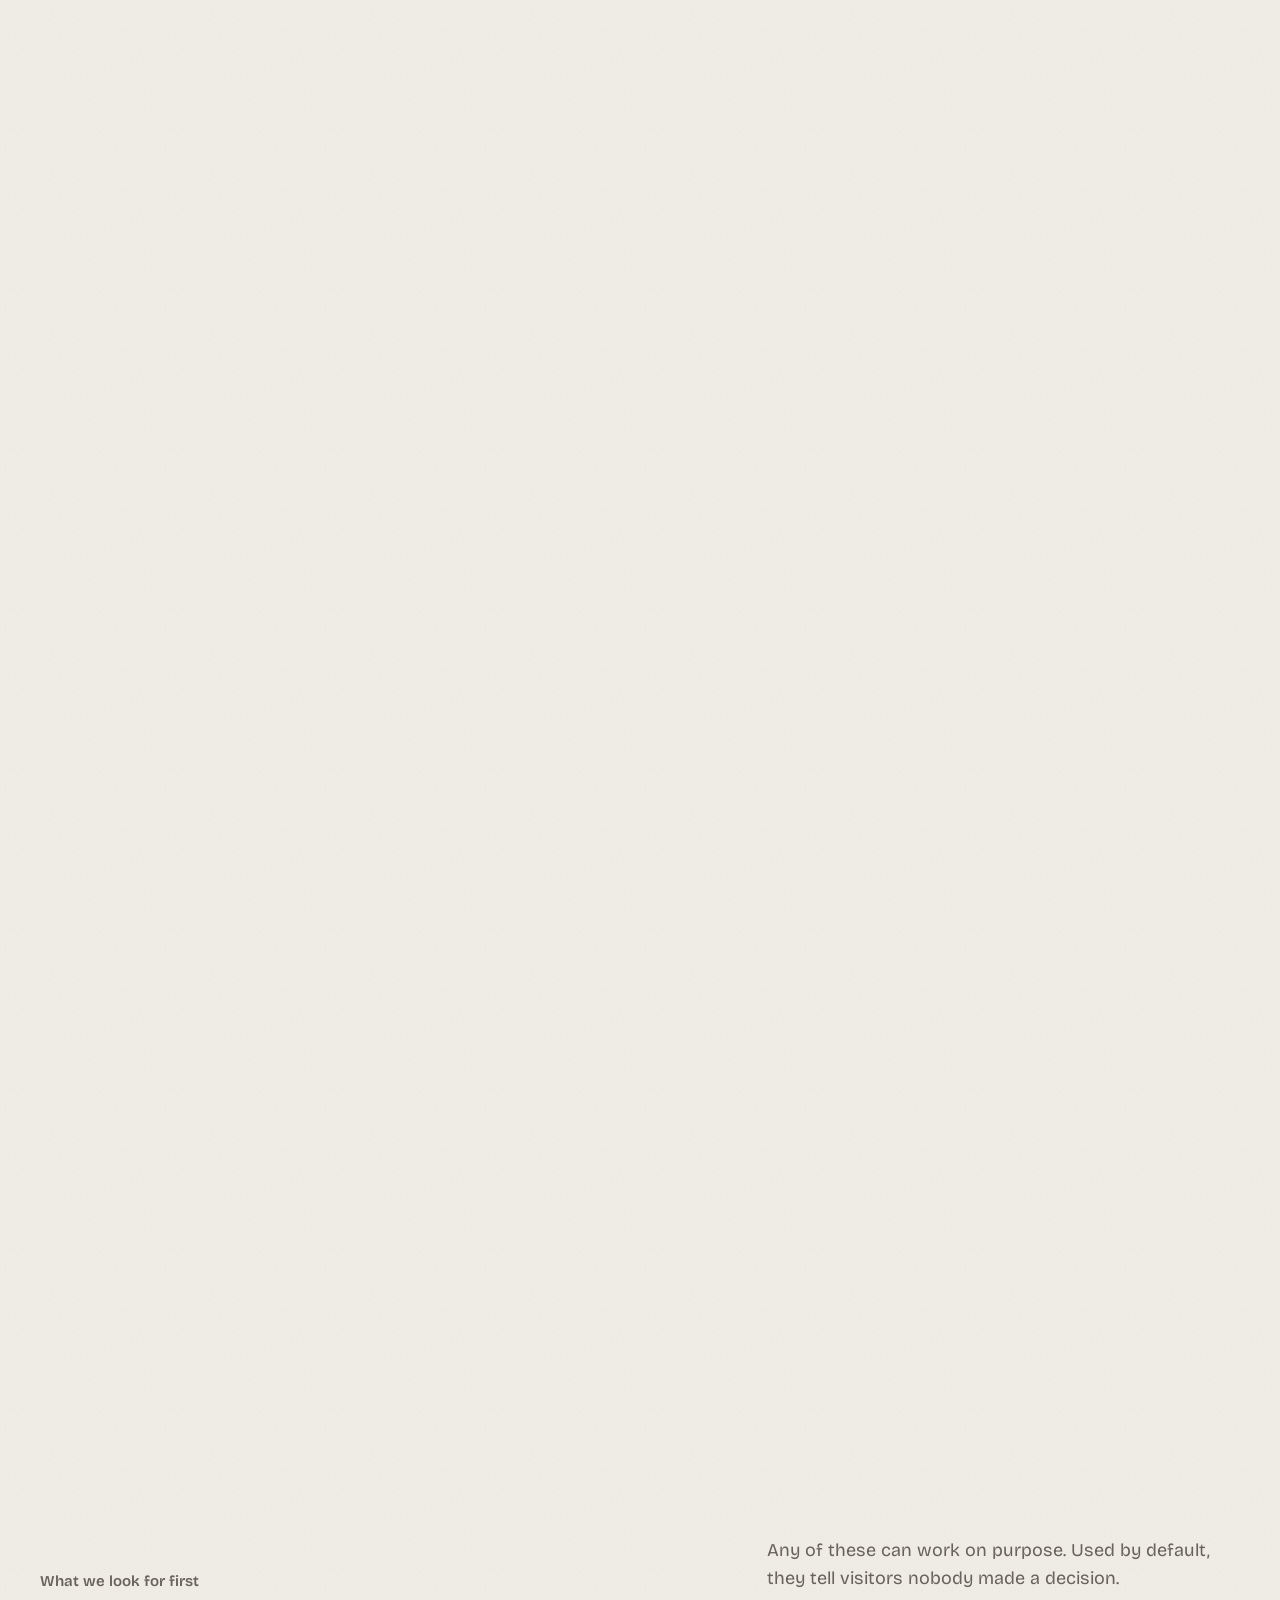
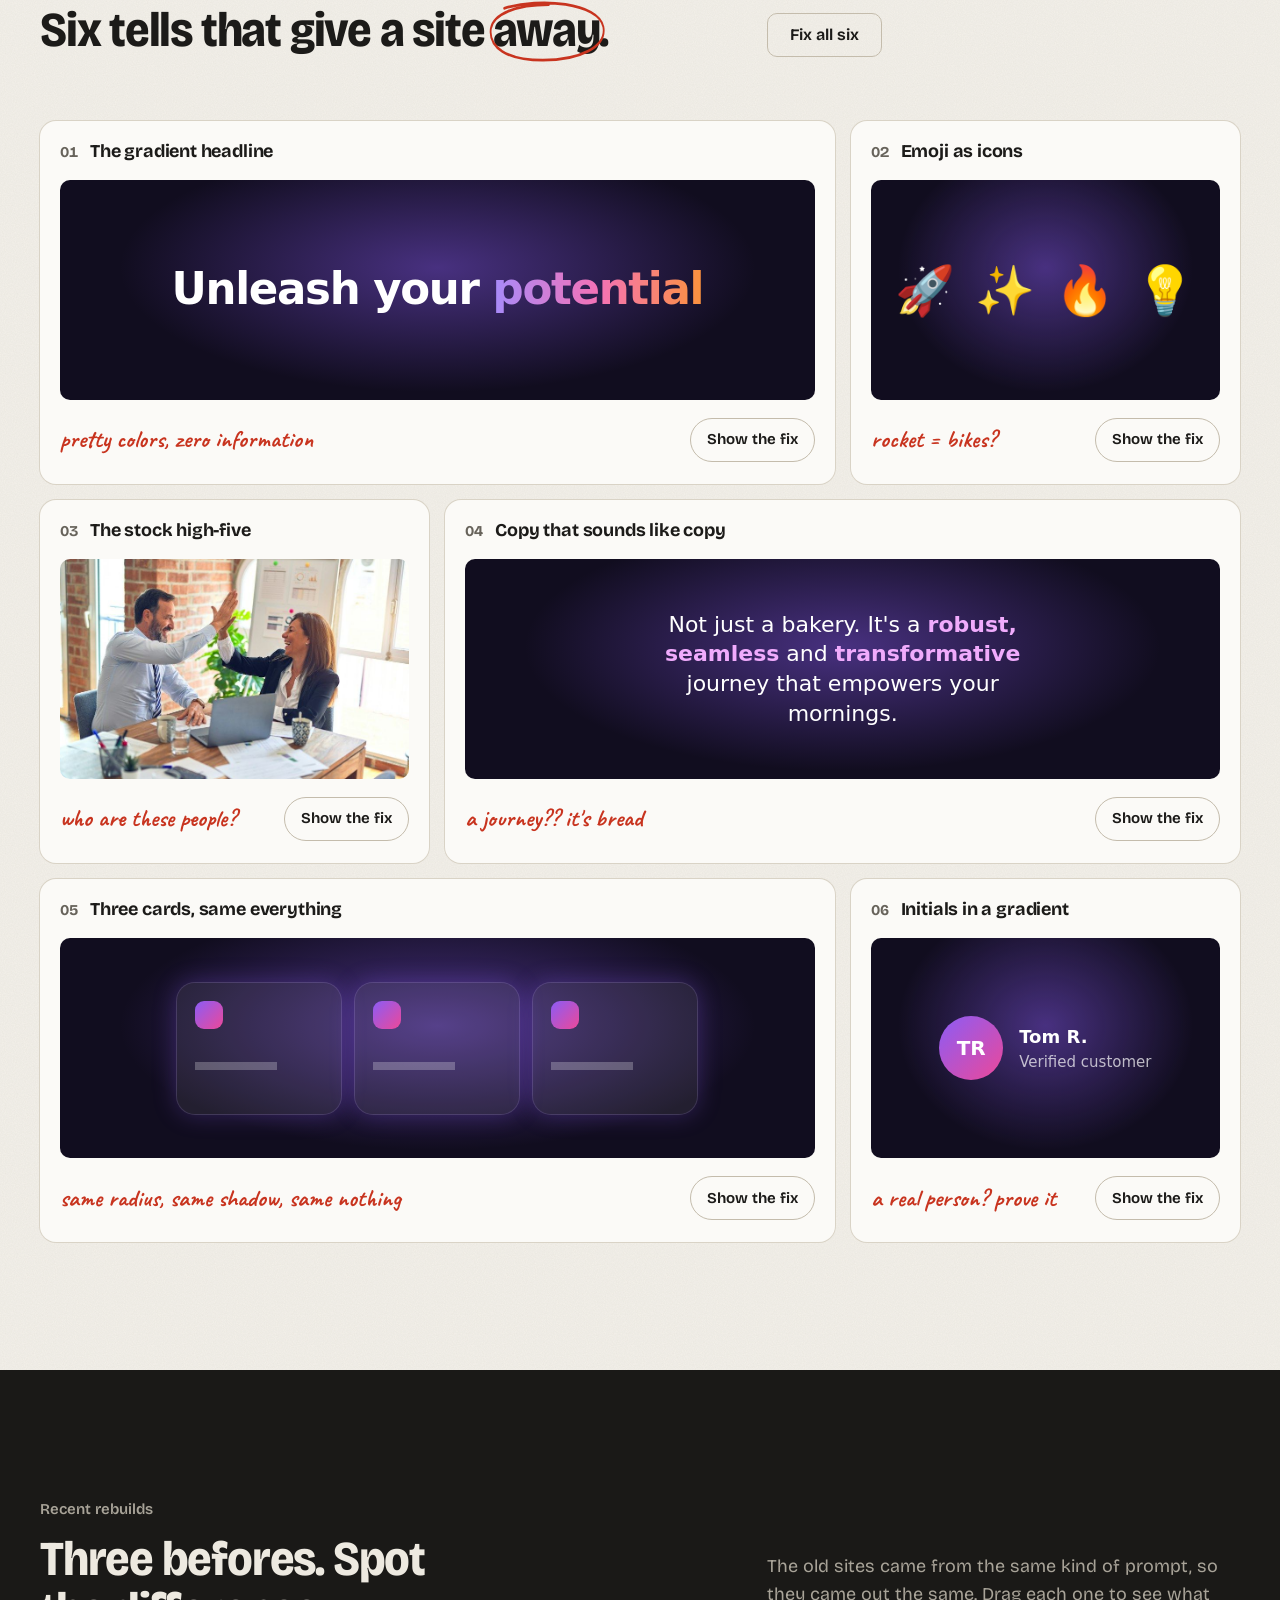
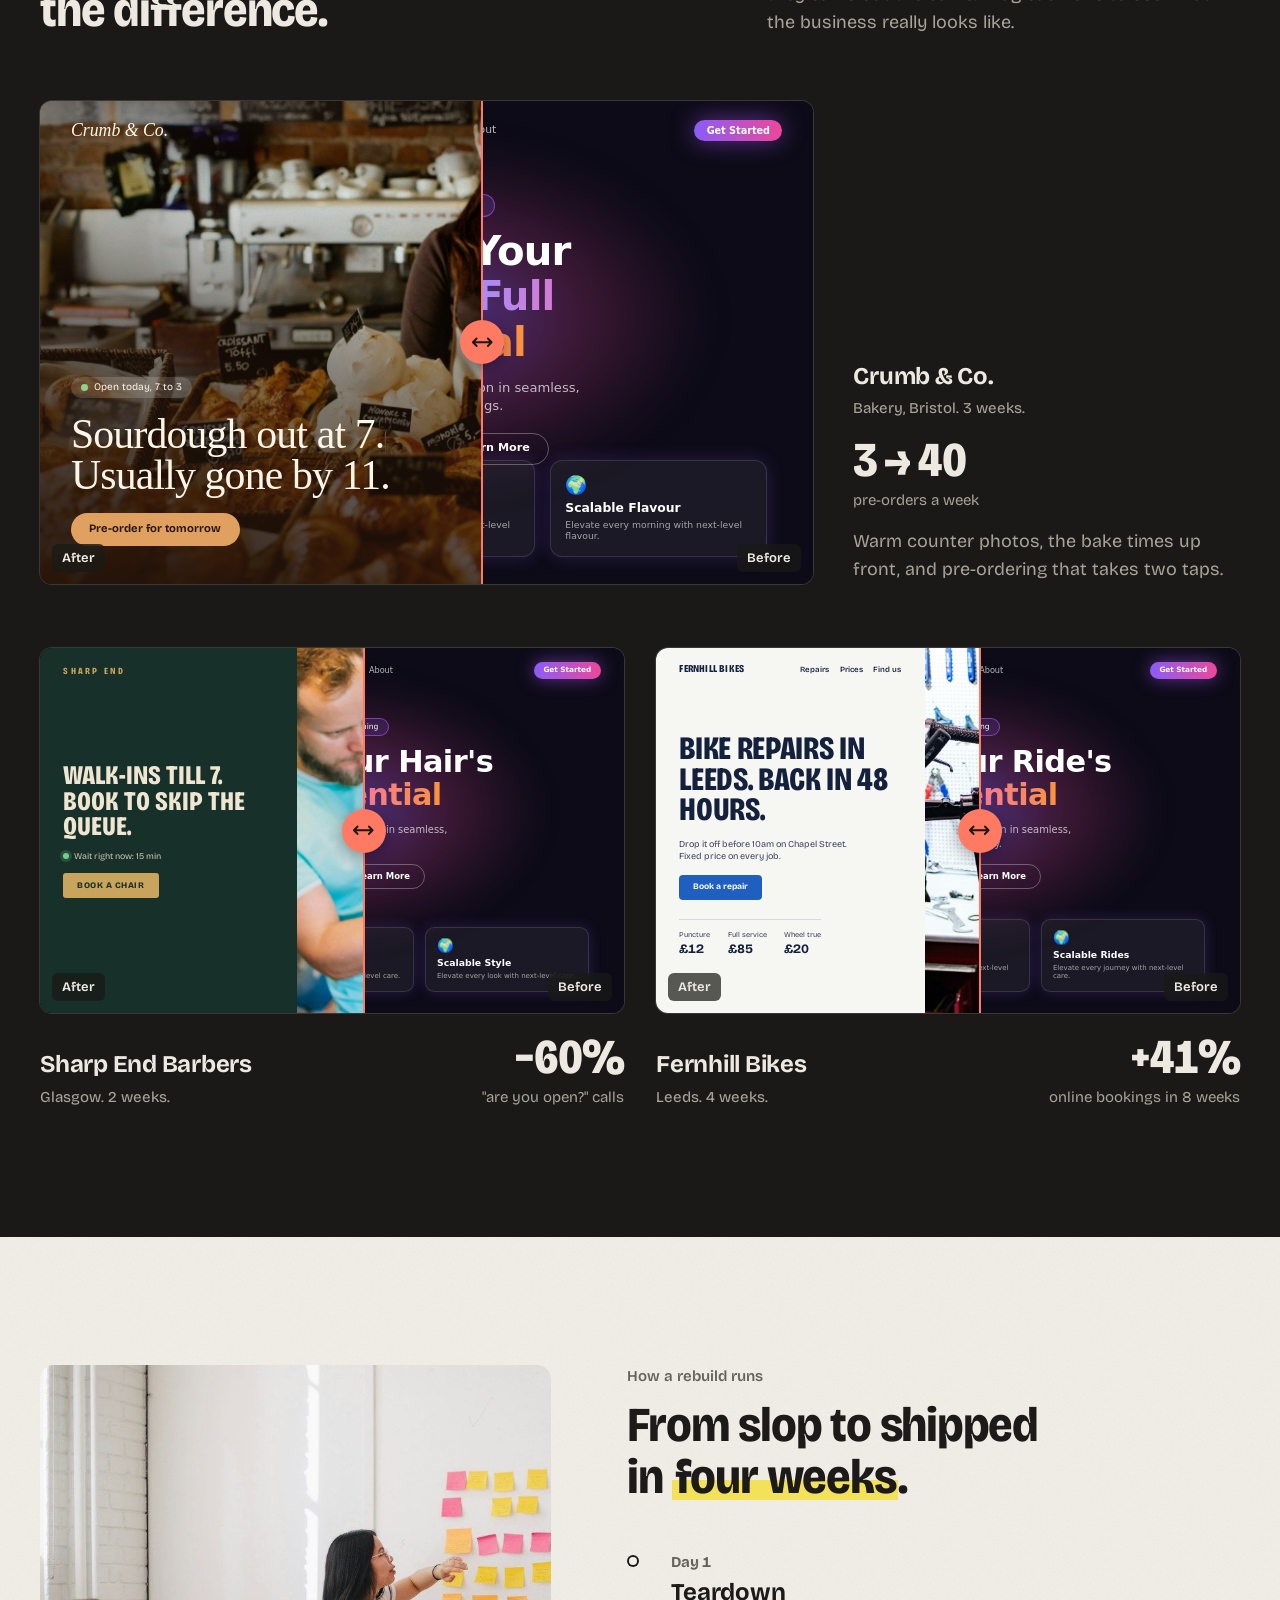
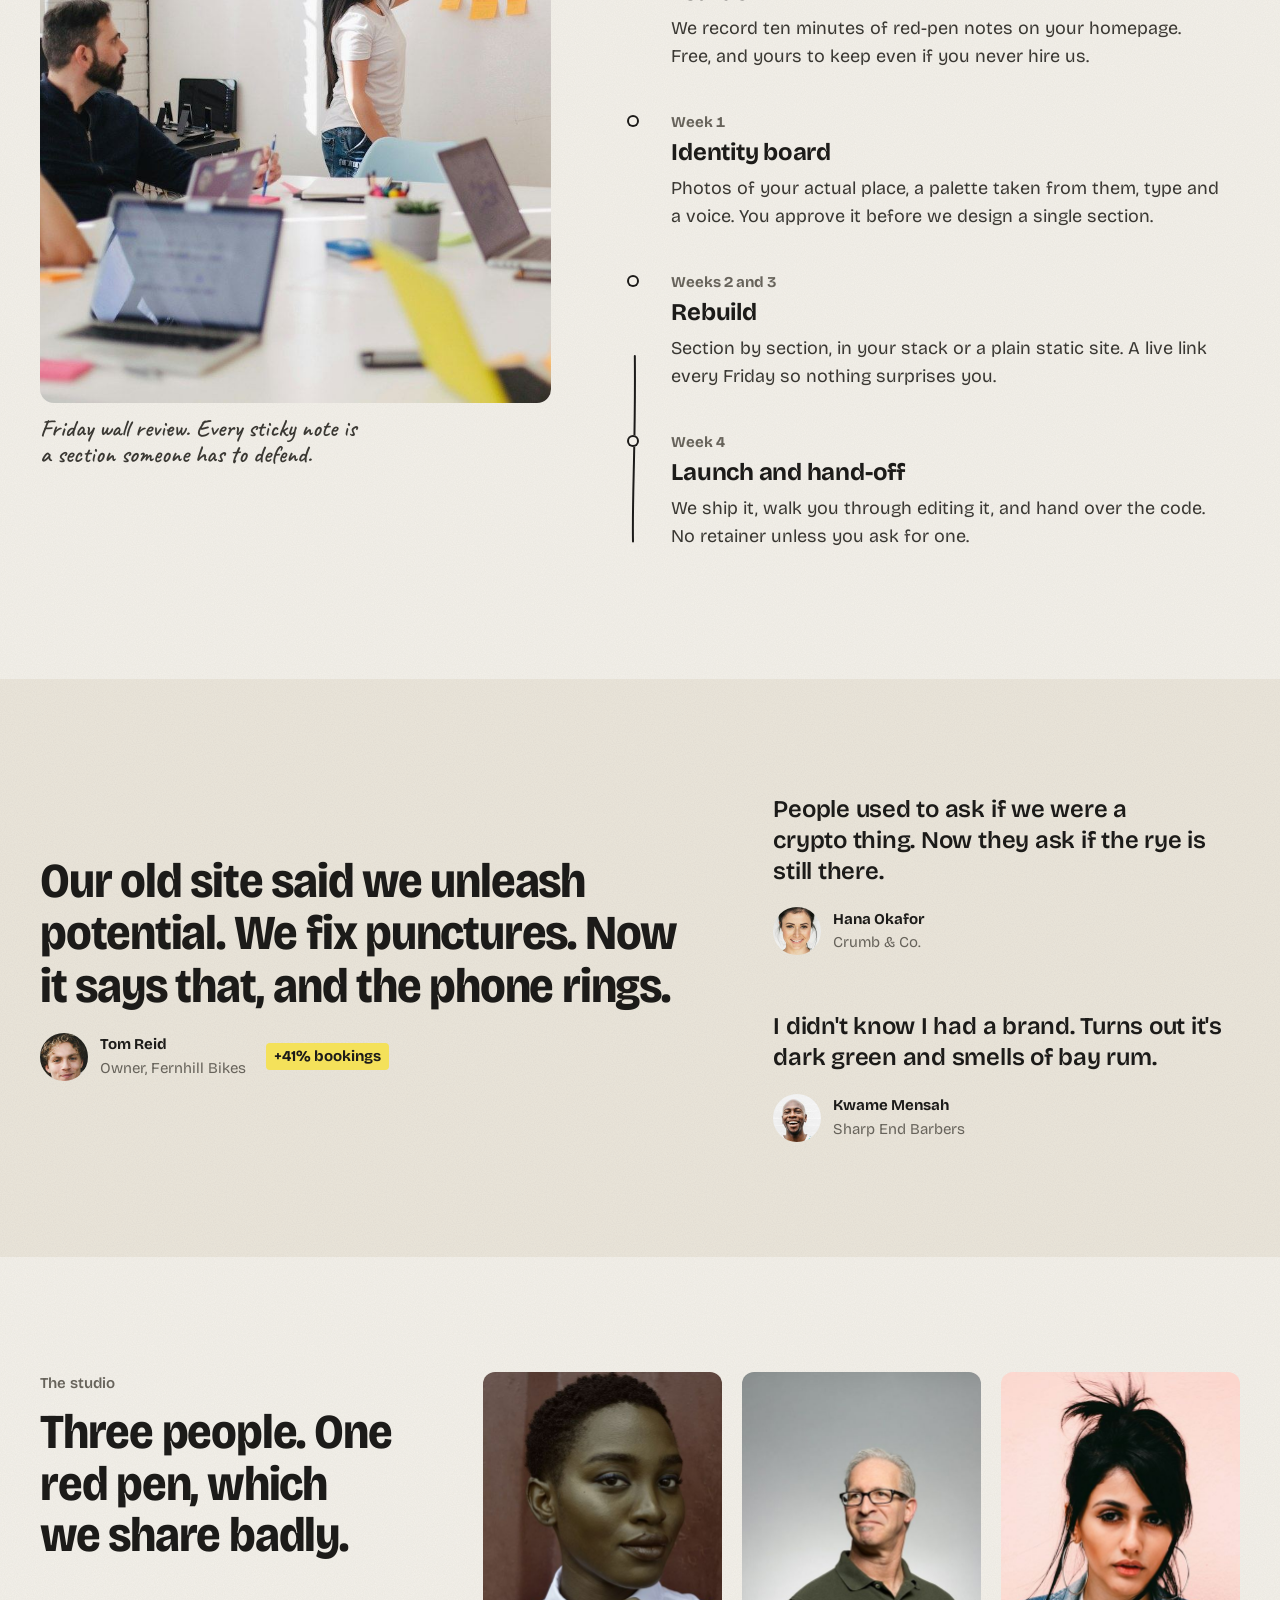
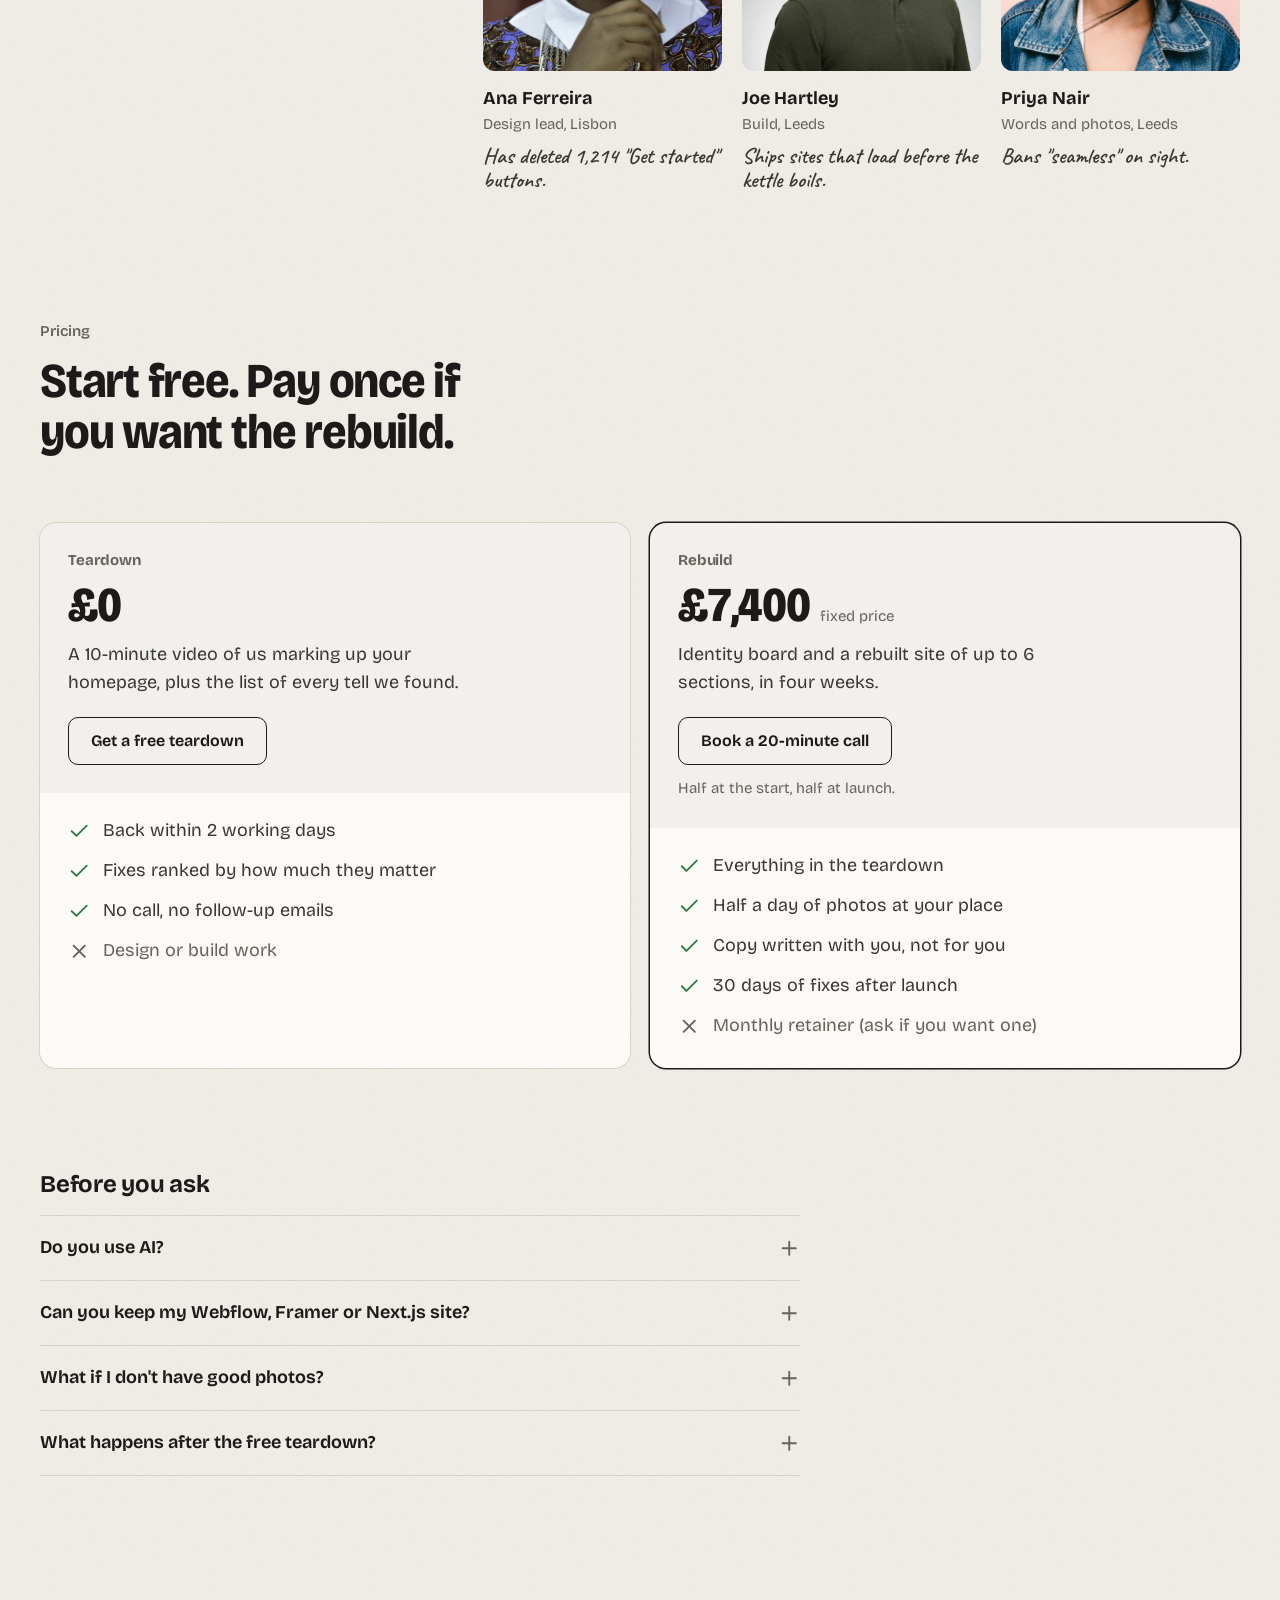
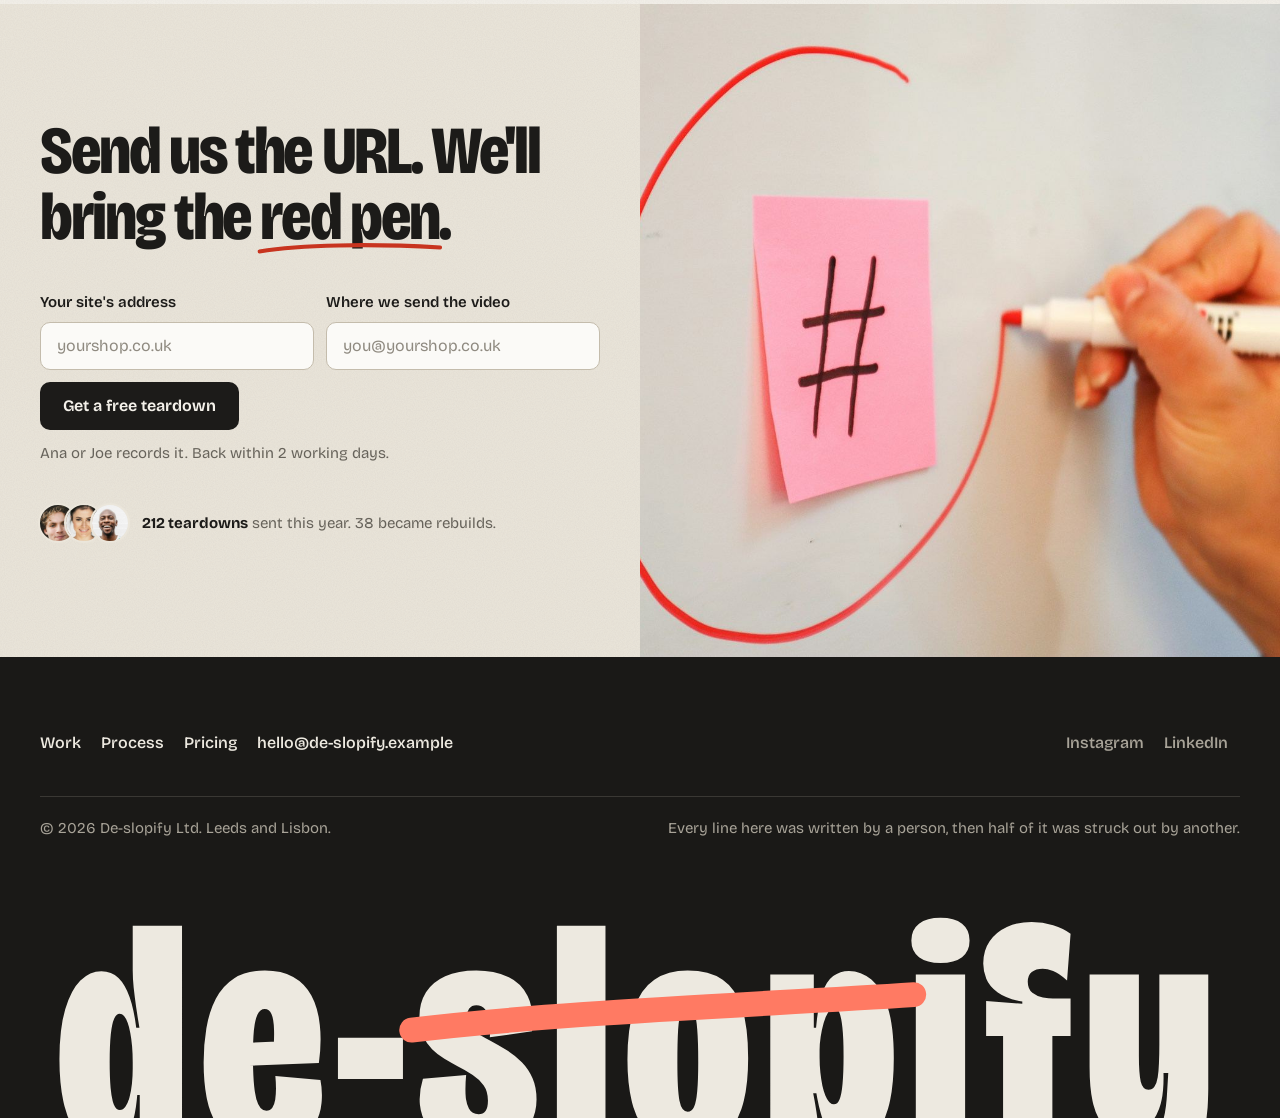
<file: de-slopify-agency-example/index.html>
<!DOCTYPE html>
<html lang="en">
<head>
  <meta charset="utf-8">
  <meta name="viewport" content="width=device-width, initial-scale=1">
  <title>De-slopify: we redesign websites that look AI-made</title>
  <meta name="description" content="A small studio that redesigns vibe-coded websites around real photos and copy your customers believe. Send your URL for a free teardown.">
  <link rel="icon" href="data:image/svg+xml,%3Csvg xmlns='http://www.w3.org/2000/svg' viewBox='0 0 32 32'%3E%3Crect width='32' height='32' rx='7' fill='%231c1b19'/%3E%3Cpath d='M6 19c6-4 13-5 20-6' stroke='%23e0442c' stroke-width='3' fill='none' stroke-linecap='round'/%3E%3C/svg%3E">
  <link rel="preconnect" href="https://fonts.googleapis.com">
  <link rel="preconnect" href="https://fonts.gstatic.com" crossorigin>
  <link href="https://fonts.googleapis.com/css2?family=Bricolage+Grotesque:opsz,wdth,wght@12..96,75..100,200..800&family=Caveat:wght@500..700&display=swap" rel="stylesheet">
  <link rel="stylesheet" href="styles.css">
</head>
<body>
  <a class="skip" href="#main">Skip to content</a>

  <!-- Sticky on scroll-up nav -->
  <header class="nav" data-nav>
    <div class="nav-inner">
      <a class="logo" href="#top" aria-label="De-slopify, back to top">
        <span>de-<span class="logo-slop">slop<svg viewBox="0 0 60 12" preserveAspectRatio="none" aria-hidden="true"><path pathLength="1" d="M2 8.5C16 5 36 4.5 58 3"/></svg></span>ify</span>
      </a>
      <nav aria-label="Main">
        <ul class="nav-links" id="nav-links">
          <li><a href="#work">Work</a></li>
          <li><a href="#tells">The tells</a></li>
          <li><a href="#process">Process</a></li>
          <li><a href="#pricing">Pricing</a></li>
          <li class="nav-links-cta"><a class="btn btn-primary" href="#teardown">Get a free teardown</a></li>
        </ul>
      </nav>
      <a class="btn btn-primary nav-cta" href="#teardown">Get a free teardown</a>
      <button class="nav-toggle" type="button" aria-expanded="false" aria-controls="nav-links">
        <svg class="icon" viewBox="0 0 24 24" aria-hidden="true"><path d="M4 7h16M4 12h16M4 17h16"/></svg>
        <span>Menu</span>
      </button>
    </div>
  </header>

  <main id="main">

    <!-- HERO: sticky scrub. The page's own product: a slop site gets marked up, cut and rebuilt -->
    <section class="hero" id="top" aria-labelledby="hero-title">
      <div class="hero-track" data-hero>
        <div class="hero-stage" data-stage data-state="flag">
          <div class="hero-copy">
            <p class="eyebrow">Web design studio, Leeds and Lisbon</p>
            <h1 id="hero-title" class="display">Your website looks like a prompt. <span class="hl">We fix that.</span></h1>
            <p class="lead">We redesign vibe-coded sites around real photos and copy your customers actually believe.</p>

            <form class="url-form" data-form novalidate>
              <label for="hero-url">Your site's address</label>
              <div class="url-row">
                <input id="hero-url" name="url" type="text" inputmode="url" autocomplete="url" placeholder="yourshop.co.uk" aria-describedby="hero-url-msg">
                <button class="btn btn-primary" type="submit">
                  <span class="btn-label">Get a free teardown</span>
                  <svg class="icon spinner" viewBox="0 0 24 24" aria-hidden="true"><path d="M21 12a9 9 0 1 1-6.22-8.56"/></svg>
                </button>
              </div>
              <p class="form-msg" id="hero-url-msg" aria-live="polite">A 10-minute video of us marking up your homepage. Back within 2 working days.</p>
            </form>
          </div>

          <figure class="hero-demo" aria-labelledby="demo-caption">
            <div class="browser">
              <div class="browser-bar" aria-hidden="true">
                <span class="dots"><i></i><i></i><i></i></span>
                <span class="address">fernhillbikes.co.uk</span>
              </div>

              <div class="mock hero-mock" aria-hidden="true">
                <!-- BEFORE: the vibe-coded site (emoji and gradients are the parody, on purpose) -->
                <div class="slop">
                  <div class="slop-glow"></div>
                  <div class="slop-nav"><span class="slop-logo">✨ Fernhill</span><span class="slop-links"><i>Features</i><i>Pricing</i><i>About</i></span><span class="slop-btn slop-sm">Get Started</span></div>
                  <div class="slop-hero">
                    <span class="slop-badge cut-me">🚀 AI-powered cycling</span>
                    <p class="slop-h cut-me">Unleash Your Ride's <span class="slop-grad">Full Potential</span></p>
                    <p class="slop-sub cut-me">Not just a bike shop. It's a revolution in seamless, cutting-edge mobility.</p>
                    <div class="slop-ctas cut-me"><span class="slop-btn">Get Started →</span><span class="slop-btn slop-ghost">Learn More</span></div>
                  </div>
                  <div class="slop-cards cut-me">
                    <div><b>🔧</b><strong>Robust Repairs</strong><em>Elevate every journey with next-level care.</em></div>
                    <div><b>⚡</b><strong>Seamless Service</strong><em>Elevate every journey with next-level care.</em></div>
                    <div><b>🌍</b><strong>Scalable Rides</strong><em>Elevate every journey with next-level care.</em></div>
                  </div>
                  <!-- strike-throughs drawn during the "cut" pass -->
                  <svg class="strike strike-1" viewBox="0 0 400 20" preserveAspectRatio="none"><path pathLength="1" d="M4 13C120 7 280 9 396 5"/></svg>
                  <svg class="strike strike-2" viewBox="0 0 400 20" preserveAspectRatio="none"><path pathLength="1" d="M4 8C140 12 260 6 396 11"/></svg>
                  <svg class="strike strike-3" viewBox="0 0 400 20" preserveAspectRatio="none"><path pathLength="1" d="M4 12C110 6 300 12 396 6"/></svg>
                </div>

                <!-- red-pen pass -->
                <div class="ann ann-1">
                  <svg viewBox="0 0 300 90" preserveAspectRatio="none"><path pathLength="1" d="M44 14C118-1 252 2 288 30c18 22-24 54-128 57C70 90 8 76 10 48 12 24 62 10 124 7"/></svg>
                  <span class="ann-note">says nothing.<br>what do you sell?</span>
                </div>
                <div class="ann ann-2">
                  <svg viewBox="0 0 160 40" preserveAspectRatio="none"><path pathLength="1" d="M20 8C60 0 140 2 154 16c8 12-20 22-74 22C30 38 2 30 6 18 9 9 30 5 60 4"/></svg>
                  <span class="ann-note">you fix bikes.<br>where's the AI?</span>
                </div>
                <div class="ann ann-3">
                  <svg viewBox="0 0 160 40" preserveAspectRatio="none"><path pathLength="1" d="M18 9C60 1 138 3 154 17c8 12-22 21-76 21C28 38 2 30 6 18 9 9 32 5 62 4"/></svg>
                  <span class="ann-note">start what??</span>
                </div>
                <div class="ann ann-4">
                  <svg viewBox="0 0 400 80" preserveAspectRatio="none"><path pathLength="1" d="M30 10C150-2 360 0 392 26c14 24-40 50-200 52C70 80 4 66 8 40 11 20 60 9 140 6"/></svg>
                  <span class="ann-note">3 identical cards,<br>emoji for icons</span>
                </div>
                <div class="ann ann-5">
                  <svg viewBox="0 0 120 80" preserveAspectRatio="none"><path pathLength="1" d="M108 72C92 48 60 26 14 14m0 0 16-8m-16 8 10 14"/></svg>
                  <span class="ann-note">not one bike<br>on the page</span>
                </div>

                <!-- AFTER: the rebuilt site, wiped in like a fresh sheet -->
                <div class="fix fern">
                  <div class="fern-nav"><span class="fern-logo">Fernhill Bikes</span><span class="fern-links"><i>Repairs</i><i>Prices</i><i>Find us</i></span></div>
                  <div class="fern-copy">
                    <p class="fern-h">Bike repairs in Leeds. Back in 48 hours.</p>
                    <p class="fern-sub">Drop it off before 10am on Chapel Street. Fixed price on every job.</p>
                    <span class="fern-btn">Book a repair</span>
                    <ul class="fern-prices"><li><span>Puncture</span><b>£12</b></li><li><span>Full service</span><b>£85</b></li><li><span>Wheel true</span><b>£20</b></li></ul>
                  </div>
                  <img class="fern-img" src="images/fernhill-workshop.jpg" alt="" width="1600" height="1067">
                </div>
                <div class="sheet-edge"></div>
                <p class="stamp"><span>Shipped</span>Bookings +41% in 8 weeks</p>
              </div>
            </div>

            <figcaption id="demo-caption" class="visually-hidden">Before: Fernhill Bikes' old site, a violet gradient page that says "Unleash your ride's full potential" with emoji icons and three identical cards. After: a workshop photo, the heading "Bike repairs in Leeds. Back in 48 hours." and a price list.</figcaption>

            <div class="passes" role="group" aria-label="Show each pass of the redesign">
              <button type="button" data-pass="flag" aria-pressed="true"><span class="pass-n">1</span>Flag the tells</button>
              <button type="button" data-pass="cut" aria-pressed="false"><span class="pass-n">2</span>Cut the slop</button>
              <button type="button" data-pass="build" aria-pressed="false"><span class="pass-n">3</span>Rebuild</button>
              <span class="passes-bar" aria-hidden="true"><i></i></span>
            </div>
            <p class="visually-hidden" aria-live="polite" data-pass-live></p>
          </figure>
        </div>
      </div>
    </section>

    <!-- THE TELLS: specimen board, each one flips to its fix -->
    <section class="tells" id="tells" aria-labelledby="tells-title">
      <div class="wrap">
        <div class="section-head reveal">
          <div>
            <p class="eyebrow">What we look for first</p>
            <h2 id="tells-title" class="h2">Six tells that give a site <span class="circled">away<svg viewBox="0 0 200 70" preserveAspectRatio="none" aria-hidden="true"><path pathLength="1" d="M30 10C90-2 186 4 194 30c6 22-40 36-100 36C34 66 4 52 8 32 12 16 50 6 104 6"/></svg></span>.</h2>
          </div>
          <div class="section-aside">
            <p>Any of these can work on purpose. Used by default, they tell visitors nobody made a decision.</p>
            <button class="btn btn-ghost" type="button" data-fix-all aria-pressed="false">Fix all six</button>
          </div>
        </div>

        <ol class="specimens">
          <li class="spec spec-wide reveal" data-spec>
            <div class="spec-top"><span class="spec-n">01</span><h3>The gradient headline</h3></div>
            <div class="spec-stage">
              <div class="spec-slop"><p class="sp-grad">Unleash your <span>potential</span></p></div>
              <div class="spec-fix"><p class="sp-plain">Bike repairs in Leeds. <span>Back in 48 hours.</span></p></div>
            </div>
            <div class="spec-foot">
              <p class="note-slop">pretty colors, zero information</p>
              <p class="note-fix">One promise in plain words. It's often the only line people read.</p>
              <button class="spec-toggle" type="button" aria-pressed="false"><span class="t-fix">Show the fix</span><span class="t-slop">Show the slop</span></button>
            </div>
          </li>

          <li class="spec reveal" data-spec>
            <div class="spec-top"><span class="spec-n">02</span><h3>Emoji as icons</h3></div>
            <div class="spec-stage">
              <div class="spec-slop"><p class="sp-emoji"><span>🚀</span><span>✨</span><span>🔥</span><span>💡</span></p></div>
              <div class="spec-fix">
                <ul class="sp-icons">
                  <li><svg class="icon" viewBox="0 0 24 24" aria-hidden="true"><path d="M14.7 6.3a1 1 0 0 0 0 1.4l1.6 1.6a1 1 0 0 0 1.4 0l3.77-3.77a6 6 0 0 1-7.94 7.94l-6.91 6.91a2.12 2.12 0 0 1-3-3l6.91-6.91a6 6 0 0 1 7.94-7.94l-3.76 3.76z"/></svg>Repairs</li>
                  <li><svg class="icon" viewBox="0 0 24 24" aria-hidden="true"><circle cx="12" cy="12" r="10"/><path d="M12 6v6l4 2"/></svg>48 hours</li>
                  <li><svg class="icon" viewBox="0 0 24 24" aria-hidden="true"><path d="M20 10c0 6-8 12-8 12s-8-6-8-12a8 8 0 0 1 16 0Z"/><circle cx="12" cy="10" r="3"/></svg>Chapel St</li>
                </ul>
              </div>
            </div>
            <div class="spec-foot">
              <p class="note-slop">rocket = bikes?</p>
              <p class="note-fix">One icon set, sized to the text, each with a label.</p>
              <button class="spec-toggle" type="button" aria-pressed="false"><span class="t-fix">Show the fix</span><span class="t-slop">Show the slop</span></button>
            </div>
          </li>

          <li class="spec reveal" data-spec>
            <div class="spec-top"><span class="spec-n">03</span><h3>The stock high-five</h3></div>
            <div class="spec-stage spec-photo">
              <div class="spec-slop"><img src="images/stock-high-five.jpg" alt="Stock photo of two office workers high-fiving over a laptop" loading="lazy" width="800" height="533"></div>
              <div class="spec-fix"><img src="images/crumb-jars.jpg" alt="Glass jars of biscuits and cakes on a bakery shelf, each with a handwritten price tag" loading="lazy" width="1000" height="667"></div>
            </div>
            <div class="spec-foot">
              <p class="note-slop">who are these people?</p>
              <p class="note-fix">Your own shelf and prices. Shot on a phone is fine.</p>
              <button class="spec-toggle" type="button" aria-pressed="false"><span class="t-fix">Show the fix</span><span class="t-slop">Show the slop</span></button>
            </div>
          </li>

          <li class="spec spec-wide reveal" data-spec>
            <div class="spec-top"><span class="spec-n">04</span><h3>Copy that sounds like copy</h3></div>
            <div class="spec-stage">
              <div class="spec-slop"><p class="sp-copy">Not just a bakery. It's a <b>robust, seamless</b> and <b>transformative</b> journey that empowers your mornings.</p></div>
              <div class="spec-fix"><p class="sp-copy sp-copy-fix">Sourdough out of the oven at 7. Usually gone by 11, so pre-order the night before.</p></div>
            </div>
            <div class="spec-foot">
              <p class="note-slop">a journey?? it's bread</p>
              <p class="note-fix">Say what happens, when, and what to do about it.</p>
              <button class="spec-toggle" type="button" aria-pressed="false"><span class="t-fix">Show the fix</span><span class="t-slop">Show the slop</span></button>
            </div>
          </li>

          <li class="spec spec-wide reveal" data-spec>
            <div class="spec-top"><span class="spec-n">05</span><h3>Three cards, same everything</h3></div>
            <div class="spec-stage">
              <div class="spec-slop">
                <div class="sp-cards"><span></span><span></span><span></span></div>
              </div>
              <div class="spec-fix">
                <div class="sp-layout">
                  <img src="images/sharp-end-cut.jpg" alt="A barber trimming a customer's hair with clippers" loading="lazy" width="1600" height="1067">
                  <div><b>15 min</b><span>wait right now</span></div>
                  <div><b>£18</b><span>skin fade</span></div>
                </div>
              </div>
            </div>
            <div class="spec-foot">
              <p class="note-slop">same radius, same shadow, same nothing</p>
              <p class="note-fix">Shape follows content: a photo, and the two numbers people come for.</p>
              <button class="spec-toggle" type="button" aria-pressed="false"><span class="t-fix">Show the fix</span><span class="t-slop">Show the slop</span></button>
            </div>
          </li>

          <li class="spec reveal" data-spec>
            <div class="spec-top"><span class="spec-n">06</span><h3>Initials in a gradient</h3></div>
            <div class="spec-stage">
              <div class="spec-slop"><div class="sp-avatar"><span>TR</span><p>Tom R.<em>Verified customer</em></p></div></div>
              <div class="spec-fix"><div class="sp-avatar sp-avatar-fix"><img src="images/face-tom.jpg" alt="" loading="lazy" width="192" height="192"><p>Tom Reid<em>Owner, Fernhill Bikes</em></p></div></div>
            </div>
            <div class="spec-foot">
              <p class="note-slop">a real person? prove it</p>
              <p class="note-fix">A face and a full name do the trust work.</p>
              <button class="spec-toggle" type="button" aria-pressed="false"><span class="t-fix">Show the fix</span><span class="t-slop">Show the slop</span></button>
            </div>
          </li>
        </ol>
      </div>
    </section>

    <!-- WORK: same before three times, three different afters -->
    <section class="work" id="work" aria-labelledby="work-title">
      <div class="wrap">
        <div class="section-head reveal">
          <div>
            <p class="eyebrow">Recent rebuilds</p>
            <h2 id="work-title" class="h2">Three befores. Spot the difference.</h2>
          </div>
          <div class="section-aside">
            <p>The old sites came from the same kind of prompt, so they came out the same. Drag each one to see what the business really looks like.</p>
          </div>
        </div>

        <div class="cases">
          <!-- Case: Crumb & Co -->
          <article class="case case-wide reveal">
            <figure class="compare" style="--pos:58%">
              <div class="mock compare-before" aria-hidden="true">
                <div class="slop">
                  <div class="slop-glow"></div>
                  <div class="slop-nav"><span class="slop-logo">✨ Crumb</span><span class="slop-links"><i>Features</i><i>Pricing</i><i>About</i></span><span class="slop-btn slop-sm">Get Started</span></div>
                  <div class="slop-hero">
                    <span class="slop-badge">🚀 AI-powered baking</span>
                    <p class="slop-h">Unleash Your Bread's <span class="slop-grad">Full Potential</span></p>
                    <p class="slop-sub">Not just a bakery. It's a revolution in seamless, cutting-edge mornings.</p>
                    <div class="slop-ctas"><span class="slop-btn">Get Started →</span><span class="slop-btn slop-ghost">Learn More</span></div>
                  </div>
                  <div class="slop-cards">
                    <div><b>🥐</b><strong>Robust Loaves</strong><em>Elevate every morning with next-level flavour.</em></div>
                    <div><b>⚡</b><strong>Seamless Crusts</strong><em>Elevate every morning with next-level flavour.</em></div>
                    <div><b>🌍</b><strong>Scalable Flavour</strong><em>Elevate every morning with next-level flavour.</em></div>
                  </div>
                </div>
              </div>
              <div class="mock compare-after" aria-hidden="true">
                <div class="fix crumb">
                  <img class="crumb-img" src="images/crumb-counter.jpg" alt="" loading="lazy" width="1600" height="1067">
                  <div class="crumb-nav"><span class="crumb-logo">Crumb &amp; Co.</span><span class="crumb-links"><i>Today's bake</i><i>Pre-order</i><i>Find us</i></span></div>
                  <div class="crumb-copy">
                    <span class="crumb-open"><i></i>Open today, 7 to 3</span>
                    <p class="crumb-h">Sourdough out at 7. Usually gone by 11.</p>
                    <span class="crumb-btn">Pre-order for tomorrow</span>
                  </div>
                </div>
              </div>
              <div class="compare-handle" aria-hidden="true"><span><svg class="icon" viewBox="0 0 24 24"><path d="m18 8 4 4-4 4M6 8l-4 4 4 4M2 12h20"/></svg></span></div>
              <span class="compare-tag tag-after" aria-hidden="true">After</span>
              <span class="compare-tag tag-before" aria-hidden="true">Before</span>
              <input class="compare-range" type="range" min="0" max="100" value="58" aria-label="Crumb and Co. before and after. Left of the divider is the new site, right is the old one." aria-valuetext="58% new site">
              <figcaption class="visually-hidden">Before: a violet gradient page saying "Unleash your bread's full potential". After: a photo of the bakery counter with the heading "Sourdough out at 7. Usually gone by 11."</figcaption>
            </figure>
            <div class="case-info">
              <p class="case-client">Crumb &amp; Co.<span>Bakery, Bristol. 3 weeks.</span></p>
              <p class="case-stat"><b>3 → 40</b><span>pre-orders a week</span></p>
              <p class="case-what">Warm counter photos, the bake times up front, and pre-ordering that takes two taps.</p>
            </div>
          </article>

          <!-- Case: Sharp End -->
          <article class="case reveal">
            <figure class="compare" style="--pos:58%">
              <div class="mock compare-before" aria-hidden="true">
                <div class="slop">
                  <div class="slop-glow"></div>
                  <div class="slop-nav"><span class="slop-logo">✨ SharpEnd</span><span class="slop-links"><i>Features</i><i>Pricing</i><i>About</i></span><span class="slop-btn slop-sm">Get Started</span></div>
                  <div class="slop-hero">
                    <span class="slop-badge">🚀 AI-powered grooming</span>
                    <p class="slop-h">Unleash Your Hair's <span class="slop-grad">Full Potential</span></p>
                    <p class="slop-sub">Not just a barber. It's a revolution in seamless, cutting-edge style.</p>
                    <div class="slop-ctas"><span class="slop-btn">Get Started →</span><span class="slop-btn slop-ghost">Learn More</span></div>
                  </div>
                  <div class="slop-cards">
                    <div><b>✂️</b><strong>Robust Fades</strong><em>Elevate every look with next-level care.</em></div>
                    <div><b>⚡</b><strong>Seamless Shaves</strong><em>Elevate every look with next-level care.</em></div>
                    <div><b>🌍</b><strong>Scalable Style</strong><em>Elevate every look with next-level care.</em></div>
                  </div>
                </div>
              </div>
              <div class="mock compare-after" aria-hidden="true">
                <div class="fix sharp">
                  <div class="sharp-copy">
                    <span class="sharp-logo">Sharp End</span>
                    <p class="sharp-h">Walk-ins till 7. Book to skip the queue.</p>
                    <span class="sharp-wait"><i></i>Wait right now: 15 min</span>
                    <span class="sharp-btn">Book a chair</span>
                  </div>
                  <img class="sharp-img" src="images/sharp-end-cut.jpg" alt="" loading="lazy" width="1600" height="1067">
                </div>
              </div>
              <div class="compare-handle" aria-hidden="true"><span><svg class="icon" viewBox="0 0 24 24"><path d="m18 8 4 4-4 4M6 8l-4 4 4 4M2 12h20"/></svg></span></div>
              <span class="compare-tag tag-after" aria-hidden="true">After</span>
              <span class="compare-tag tag-before" aria-hidden="true">Before</span>
              <input class="compare-range" type="range" min="0" max="100" value="58" aria-label="Sharp End Barbers before and after. Left of the divider is the new site, right is the old one." aria-valuetext="58% new site">
              <figcaption class="visually-hidden">Before: the same violet gradient page saying "Unleash your hair's full potential". After: a dark green page with a barber at work, the heading "Walk-ins till 7. Book to skip the queue." and the current wait time.</figcaption>
            </figure>
            <div class="case-info">
              <p class="case-client">Sharp End Barbers<span>Glasgow. 2 weeks.</span></p>
              <p class="case-stat"><b>−60%</b><span>"are you open?" calls</span></p>
            </div>
          </article>

          <!-- Case: Fernhill -->
          <article class="case reveal">
            <figure class="compare" style="--pos:58%">
              <div class="mock compare-before" aria-hidden="true">
                <div class="slop">
                  <div class="slop-glow"></div>
                  <div class="slop-nav"><span class="slop-logo">✨ Fernhill</span><span class="slop-links"><i>Features</i><i>Pricing</i><i>About</i></span><span class="slop-btn slop-sm">Get Started</span></div>
                  <div class="slop-hero">
                    <span class="slop-badge">🚀 AI-powered cycling</span>
                    <p class="slop-h">Unleash Your Ride's <span class="slop-grad">Full Potential</span></p>
                    <p class="slop-sub">Not just a bike shop. It's a revolution in seamless, cutting-edge mobility.</p>
                    <div class="slop-ctas"><span class="slop-btn">Get Started →</span><span class="slop-btn slop-ghost">Learn More</span></div>
                  </div>
                  <div class="slop-cards">
                    <div><b>🔧</b><strong>Robust Repairs</strong><em>Elevate every journey with next-level care.</em></div>
                    <div><b>⚡</b><strong>Seamless Service</strong><em>Elevate every journey with next-level care.</em></div>
                    <div><b>🌍</b><strong>Scalable Rides</strong><em>Elevate every journey with next-level care.</em></div>
                  </div>
                </div>
              </div>
              <div class="mock compare-after" aria-hidden="true">
                <div class="fix fern">
                  <div class="fern-nav"><span class="fern-logo">Fernhill Bikes</span><span class="fern-links"><i>Repairs</i><i>Prices</i><i>Find us</i></span></div>
                  <div class="fern-copy">
                    <p class="fern-h">Bike repairs in Leeds. Back in 48 hours.</p>
                    <p class="fern-sub">Drop it off before 10am on Chapel Street. Fixed price on every job.</p>
                    <span class="fern-btn">Book a repair</span>
                    <ul class="fern-prices"><li><span>Puncture</span><b>£12</b></li><li><span>Full service</span><b>£85</b></li><li><span>Wheel true</span><b>£20</b></li></ul>
                  </div>
                  <img class="fern-img" src="images/fernhill-workshop.jpg" alt="" loading="lazy" width="1600" height="1067">
                </div>
              </div>
              <div class="compare-handle" aria-hidden="true"><span><svg class="icon" viewBox="0 0 24 24"><path d="m18 8 4 4-4 4M6 8l-4 4 4 4M2 12h20"/></svg></span></div>
              <span class="compare-tag tag-after" aria-hidden="true">After</span>
              <span class="compare-tag tag-before" aria-hidden="true">Before</span>
              <input class="compare-range" type="range" min="0" max="100" value="58" aria-label="Fernhill Bikes before and after. Left of the divider is the new site, right is the old one." aria-valuetext="58% new site">
              <figcaption class="visually-hidden">Before: the same violet gradient page again, saying "Unleash your ride's full potential". After: a bike workshop photo with fixed prices for repairs.</figcaption>
            </figure>
            <div class="case-info">
              <p class="case-client">Fernhill Bikes<span>Leeds. 4 weeks.</span></p>
              <p class="case-stat"><b>+41%</b><span>online bookings in 8 weeks</span></p>
            </div>
          </article>
        </div>
      </div>
    </section>

    <!-- PROCESS -->
    <section class="process" id="process" aria-labelledby="process-title">
      <div class="wrap process-grid">
        <div class="process-photo reveal">
          <img src="images/studio-wall.jpg" alt="Our team around a table, one person sticking notes on the wall while planning a client's homepage" loading="lazy" width="1400" height="933">
          <p class="photo-note">Friday wall review. Every sticky note is a section someone has to defend.</p>
        </div>
        <div class="process-copy">
          <div class="reveal">
            <p class="eyebrow">How a rebuild runs</p>
            <h2 id="process-title" class="h2">From slop to shipped in <span class="hl">four weeks</span>.</h2>
          </div>
          <ol class="steps" data-steps>
            <svg class="steps-line" viewBox="0 0 12 400" preserveAspectRatio="none" aria-hidden="true"><path pathLength="1" d="M6 2C8 80 4 160 7 240S5 360 6 398"/></svg>
            <li class="step reveal">
              <p class="step-when">Day 1</p>
              <h3>Teardown</h3>
              <p>We record ten minutes of red-pen notes on your homepage. Free, and yours to keep even if you never hire us.</p>
            </li>
            <li class="step reveal">
              <p class="step-when">Week 1</p>
              <h3>Identity board</h3>
              <p>Photos of your actual place, a palette taken from them, type and a voice. You approve it before we design a single section.</p>
            </li>
            <li class="step reveal">
              <p class="step-when">Weeks 2 and 3</p>
              <h3>Rebuild</h3>
              <p>Section by section, in your stack or a plain static site. A live link every Friday so nothing surprises you.</p>
            </li>
            <li class="step reveal">
              <p class="step-when">Week 4</p>
              <h3>Launch and hand-off</h3>
              <p>We ship it, walk you through editing it, and hand over the code. No retainer unless you ask for one.</p>
            </li>
          </ol>
        </div>
      </div>
    </section>

    <!-- PROOF: named people with outcomes -->
    <section class="voices" aria-labelledby="voices-title">
      <div class="wrap">
        <h2 id="voices-title" class="visually-hidden">What clients say</h2>
        <div class="voices-grid">
          <figure class="quote quote-big reveal">
            <blockquote><p>Our old site said we unleash potential. We fix punctures. Now it says that, and the phone rings.</p></blockquote>
            <figcaption>
              <img src="images/face-tom.jpg" alt="" loading="lazy" width="192" height="192">
              <span><b>Tom Reid</b>Owner, Fernhill Bikes</span>
              <span class="quote-stat">+41% bookings</span>
            </figcaption>
          </figure>
          <figure class="quote reveal">
            <blockquote><p>People used to ask if we were a crypto thing. Now they ask if the rye is still there.</p></blockquote>
            <figcaption>
              <img src="images/face-hana.jpg" alt="" loading="lazy" width="192" height="192">
              <span><b>Hana Okafor</b>Crumb &amp; Co.</span>
            </figcaption>
          </figure>
          <figure class="quote reveal">
            <blockquote><p>I didn't know I had a brand. Turns out it's dark green and smells of bay rum.</p></blockquote>
            <figcaption>
              <img src="images/face-kwame.jpg" alt="" loading="lazy" width="192" height="192">
              <span><b>Kwame Mensah</b>Sharp End Barbers</span>
            </figcaption>
          </figure>
        </div>
      </div>
    </section>

    <!-- TEAM -->
    <section class="team" aria-labelledby="team-title">
      <div class="wrap team-grid">
        <div class="reveal">
          <p class="eyebrow">The studio</p>
          <h2 id="team-title" class="h2">Three people. One red pen, which we share badly.</h2>
        </div>
        <ul class="people">
          <li class="person reveal">
            <img src="images/person-ana.jpg" alt="Ana Ferreira" loading="lazy" width="480" height="600">
            <p><b>Ana Ferreira</b>Design lead, Lisbon</p>
            <p class="person-fact">Has deleted 1,214 "Get started" buttons.</p>
          </li>
          <li class="person reveal">
            <img src="images/person-joe.jpg" alt="Joe Hartley" loading="lazy" width="480" height="600">
            <p><b>Joe Hartley</b>Build, Leeds</p>
            <p class="person-fact">Ships sites that load before the kettle boils.</p>
          </li>
          <li class="person reveal">
            <img src="images/person-priya.jpg" alt="Priya Nair" loading="lazy" width="480" height="600">
            <p><b>Priya Nair</b>Words and photos, Leeds</p>
            <p class="person-fact">Bans "seamless" on sight.</p>
          </li>
        </ul>
      </div>
    </section>

    <!-- PRICING -->
    <section class="pricing" id="pricing" aria-labelledby="pricing-title">
      <div class="wrap">
        <div class="section-head reveal">
          <div>
            <p class="eyebrow">Pricing</p>
            <h2 id="pricing-title" class="h2">Start free. Pay once if you want the rebuild.</h2>
          </div>
        </div>
        <div class="plans">
          <article class="plan reveal">
            <div class="plan-top">
              <h3 class="plan-name">Teardown</h3>
              <p class="plan-price"><b>£0</b></p>
              <p class="plan-desc">A 10-minute video of us marking up your homepage, plus the list of every tell we found.</p>
              <a class="btn btn-outline" href="#teardown">Get a free teardown</a>
            </div>
            <ul class="plan-list">
              <li><svg class="icon" viewBox="0 0 24 24" aria-hidden="true"><path d="M20 6 9 17l-5-5"/></svg>Back within 2 working days</li>
              <li><svg class="icon" viewBox="0 0 24 24" aria-hidden="true"><path d="M20 6 9 17l-5-5"/></svg>Fixes ranked by how much they matter</li>
              <li><svg class="icon" viewBox="0 0 24 24" aria-hidden="true"><path d="M20 6 9 17l-5-5"/></svg>No call, no follow-up emails</li>
              <li class="no"><svg class="icon" viewBox="0 0 24 24" aria-hidden="true"><path d="M18 6 6 18M6 6l12 12"/></svg>Design or build work</li>
            </ul>
          </article>
          <article class="plan plan-main reveal">
            <div class="plan-top">
              <h3 class="plan-name">Rebuild</h3>
              <p class="plan-price"><b>£7,400</b><span>fixed price</span></p>
              <p class="plan-desc">Identity board and a rebuilt site of up to 6 sections, in four weeks.</p>
              <a class="btn btn-outline" href="mailto:hello@de-slopify.example?subject=Rebuild">Book a 20-minute call</a>
              <p class="plan-note">Half at the start, half at launch.</p>
            </div>
            <ul class="plan-list">
              <li><svg class="icon" viewBox="0 0 24 24" aria-hidden="true"><path d="M20 6 9 17l-5-5"/></svg>Everything in the teardown</li>
              <li><svg class="icon" viewBox="0 0 24 24" aria-hidden="true"><path d="M20 6 9 17l-5-5"/></svg>Half a day of photos at your place</li>
              <li><svg class="icon" viewBox="0 0 24 24" aria-hidden="true"><path d="M20 6 9 17l-5-5"/></svg>Copy written with you, not for you</li>
              <li><svg class="icon" viewBox="0 0 24 24" aria-hidden="true"><path d="M20 6 9 17l-5-5"/></svg>30 days of fixes after launch</li>
              <li class="no"><svg class="icon" viewBox="0 0 24 24" aria-hidden="true"><path d="M18 6 6 18M6 6l12 12"/></svg>Monthly retainer (ask if you want one)</li>
            </ul>
          </article>
        </div>

        <div class="faq reveal">
          <h3 class="faq-title">Before you ask</h3>
          <details>
            <summary>Do you use AI?<svg class="icon" viewBox="0 0 24 24" aria-hidden="true"><path d="M5 12h14M12 5v14"/></svg></summary>
            <p>For dull jobs like resizing images and checking contrast. Every decision you see on the page was made by one of us, and we'll tell you why.</p>
          </details>
          <details>
            <summary>Can you keep my Webflow, Framer or Next.js site?<svg class="icon" viewBox="0 0 24 24" aria-hidden="true"><path d="M5 12h14M12 5v14"/></svg></summary>
            <p>Yes. We rebuild in whatever you already pay for. If you have nothing, we hand over a plain static site you can host for free.</p>
          </details>
          <details>
            <summary>What if I don't have good photos?<svg class="icon" viewBox="0 0 24 24" aria-hidden="true"><path d="M5 12h14M12 5v14"/></svg></summary>
            <p>Priya comes and takes them. Half a day is included in the rebuild. Phone shots of the real place still beat any stock photo.</p>
          </details>
          <details>
            <summary>What happens after the free teardown?<svg class="icon" viewBox="0 0 24 24" aria-hidden="true"><path d="M5 12h14M12 5v14"/></svg></summary>
            <p>Nothing, unless you write back. Plenty of people fix the list themselves, and that's fine by us.</p>
          </details>
        </div>
      </div>
    </section>

    <!-- CTA + footer -->
    <section class="cta" id="teardown" aria-labelledby="cta-title">
      <img class="cta-bg" src="images/red-marker.jpg" alt="" loading="lazy" width="1800" height="1200">
      <div class="wrap cta-inner">
        <h2 id="cta-title" class="cta-h reveal">Send us the URL. We'll bring the <span class="cta-pen">red pen<svg viewBox="0 0 300 30" preserveAspectRatio="none" aria-hidden="true"><path pathLength="1" d="M4 20C70 10 180 8 296 14"/></svg></span>.</h2>
        <form class="url-form cta-form reveal" data-form novalidate>
          <div class="field">
            <label for="cta-url">Your site's address</label>
            <input id="cta-url" name="url" type="text" inputmode="url" autocomplete="url" placeholder="yourshop.co.uk" aria-describedby="cta-url-msg">
          </div>
          <div class="field">
            <label for="cta-email">Where we send the video</label>
            <input id="cta-email" name="email" type="email" autocomplete="email" placeholder="you@yourshop.co.uk" aria-describedby="cta-url-msg">
          </div>
          <button class="btn btn-primary btn-light" type="submit">
            <span class="btn-label">Get a free teardown</span>
            <svg class="icon spinner" viewBox="0 0 24 24" aria-hidden="true"><path d="M21 12a9 9 0 1 1-6.22-8.56"/></svg>
          </button>
          <p class="form-msg" id="cta-url-msg" aria-live="polite">Ana or Joe records it. Back within 2 working days.</p>
        </form>
        <div class="cta-proof reveal">
          <span class="faces" aria-hidden="true"><img src="images/face-tom.jpg" alt="" loading="lazy" width="192" height="192"><img src="images/face-hana.jpg" alt="" loading="lazy" width="192" height="192"><img src="images/face-kwame.jpg" alt="" loading="lazy" width="192" height="192"></span>
          <p><b>212 teardowns</b> sent this year. 38 became rebuilds.</p>
        </div>
      </div>
    </section>
  </main>

  <footer class="footer">
    <div class="wrap footer-top">
      <ul class="footer-links">
        <li><a href="#work">Work</a></li>
        <li><a href="#process">Process</a></li>
        <li><a href="#pricing">Pricing</a></li>
        <li><a href="mailto:hello@de-slopify.example">hello@de-slopify.example</a></li>
      </ul>
      <ul class="footer-links footer-social">
        <li><a href="#">Instagram</a></li>
        <li><a href="#">LinkedIn</a></li>
      </ul>
    </div>
    <div class="wrap footer-meta">
      <p>© 2026 De-slopify Ltd. Leeds and Lisbon.</p>
      <p>Every line here was written by a person, then half of it was struck out by another.</p>
    </div>
    <p class="wordmark" aria-hidden="true">de-<span>slop<svg viewBox="0 0 300 40" preserveAspectRatio="none"><path pathLength="1" d="M6 28C90 18 200 14 294 8"/></svg></span>ify</p>
  </footer>

  <script src="script.js"></script>
</body>
</html>
</file>
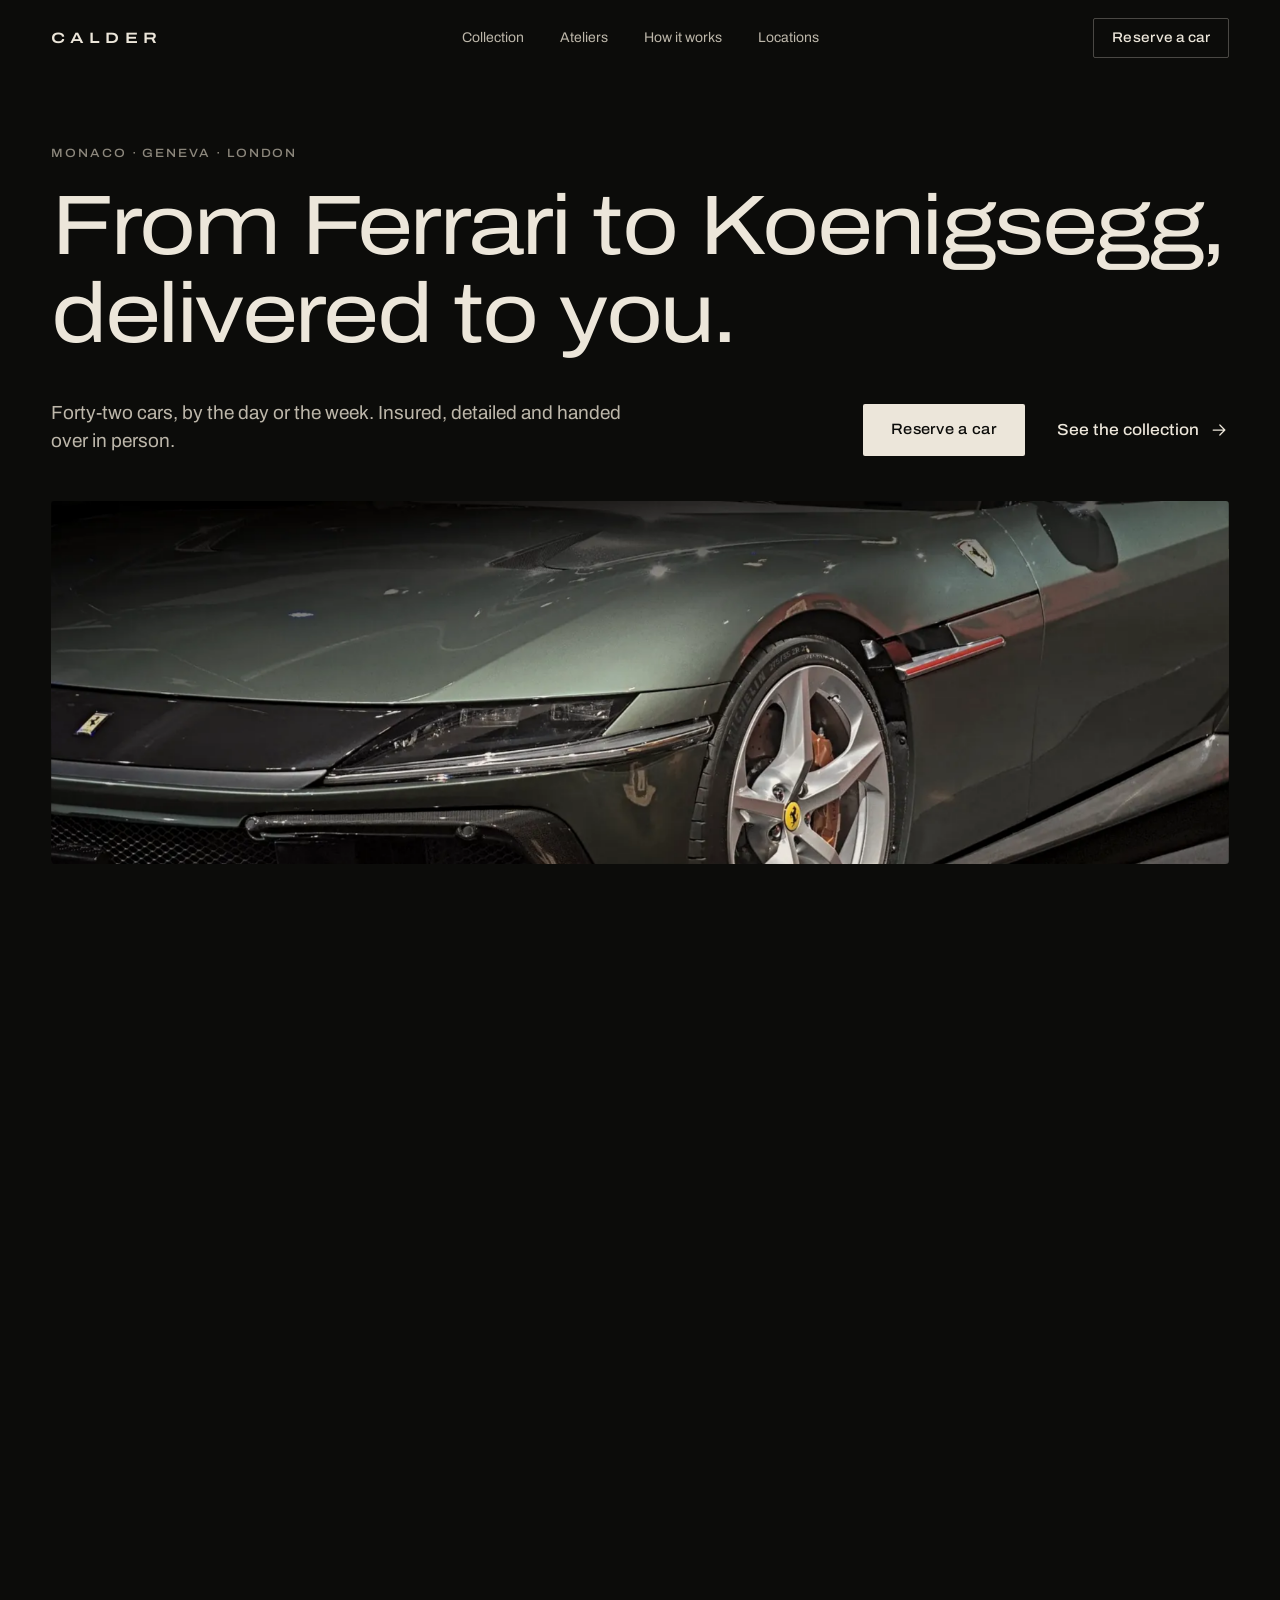
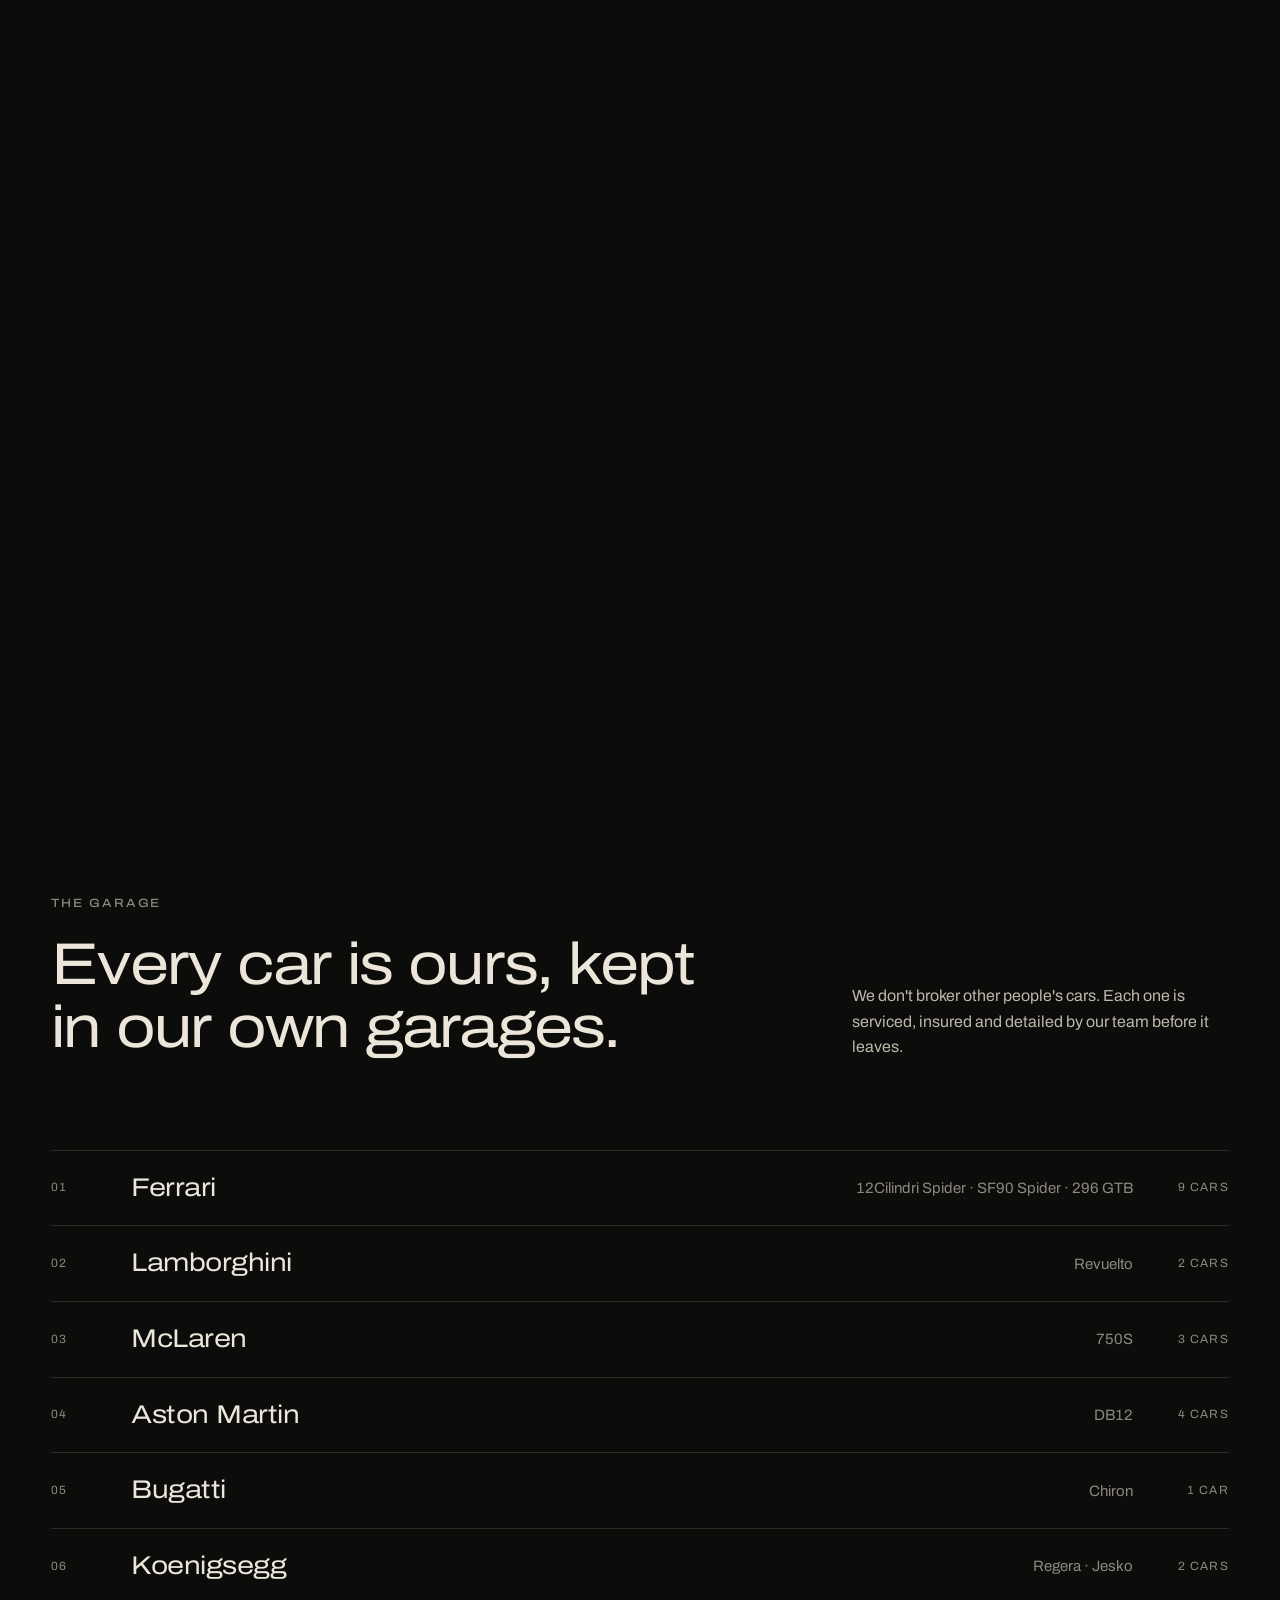
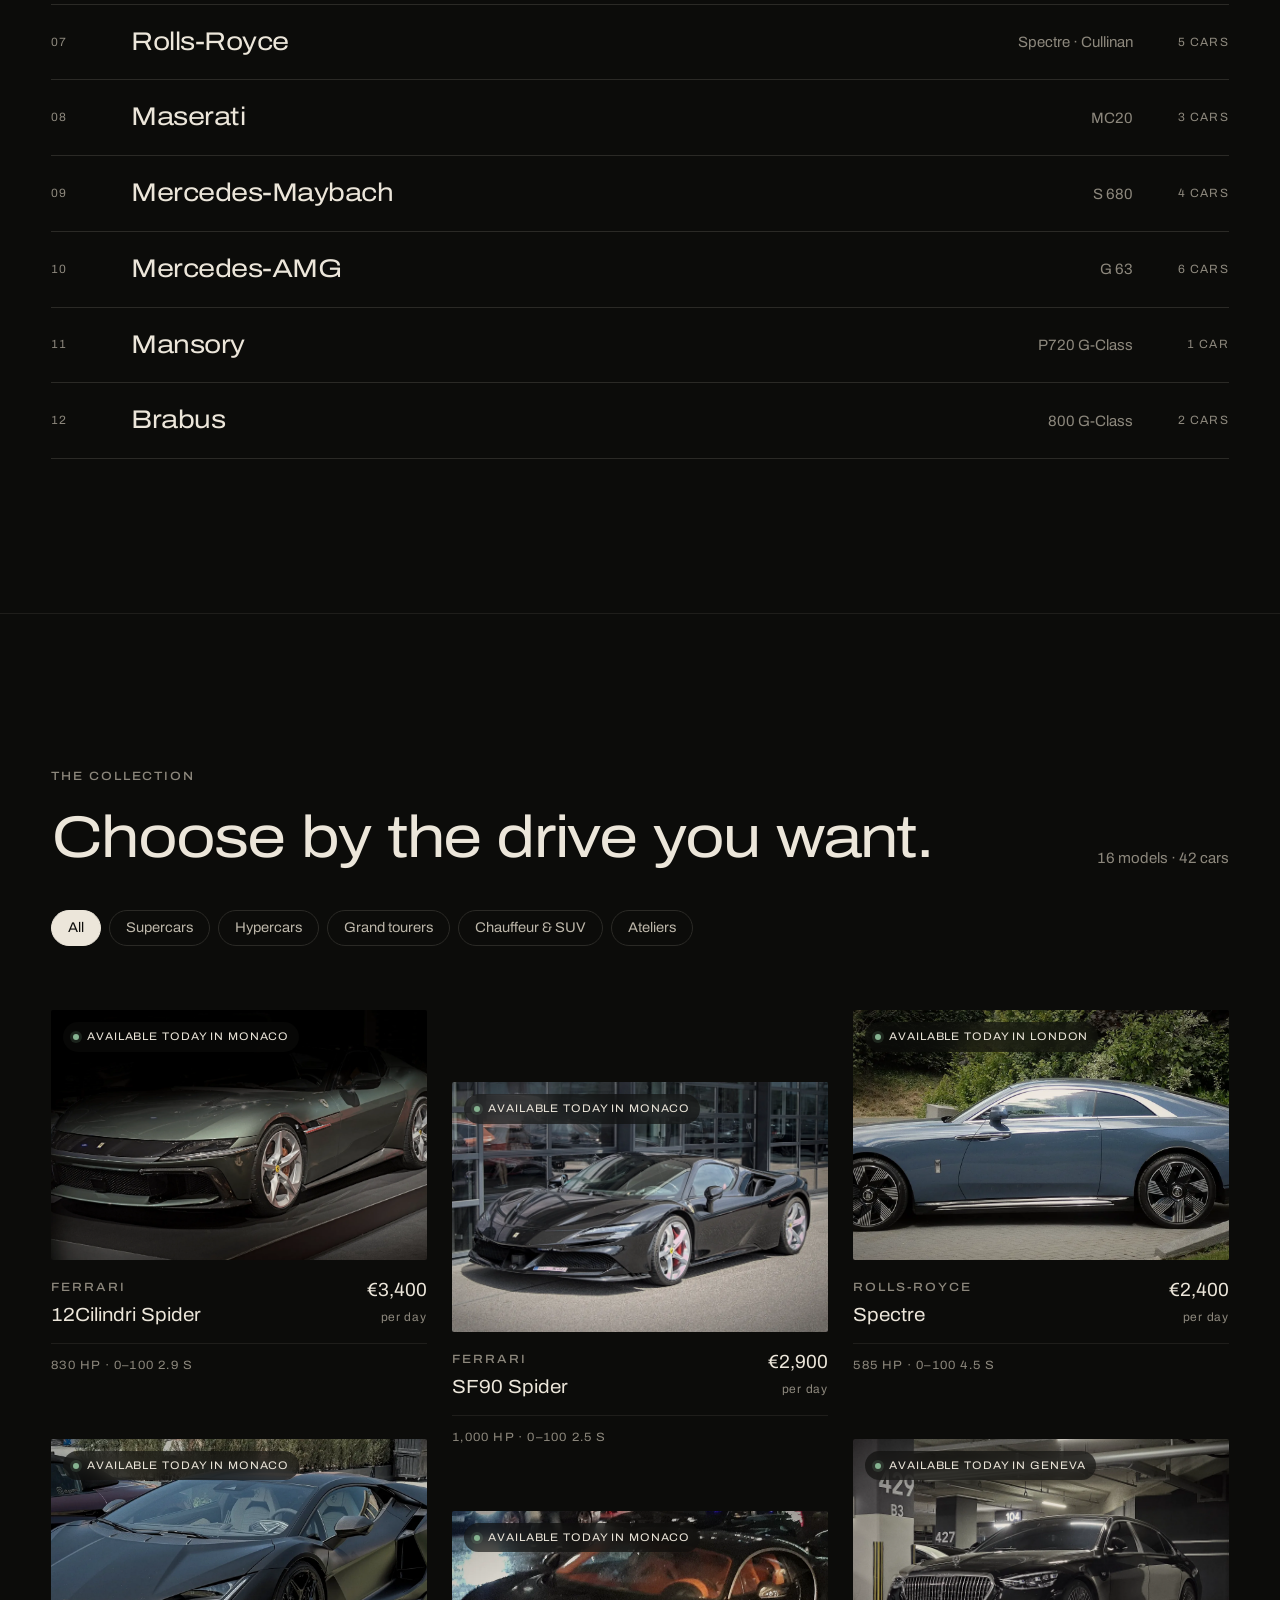
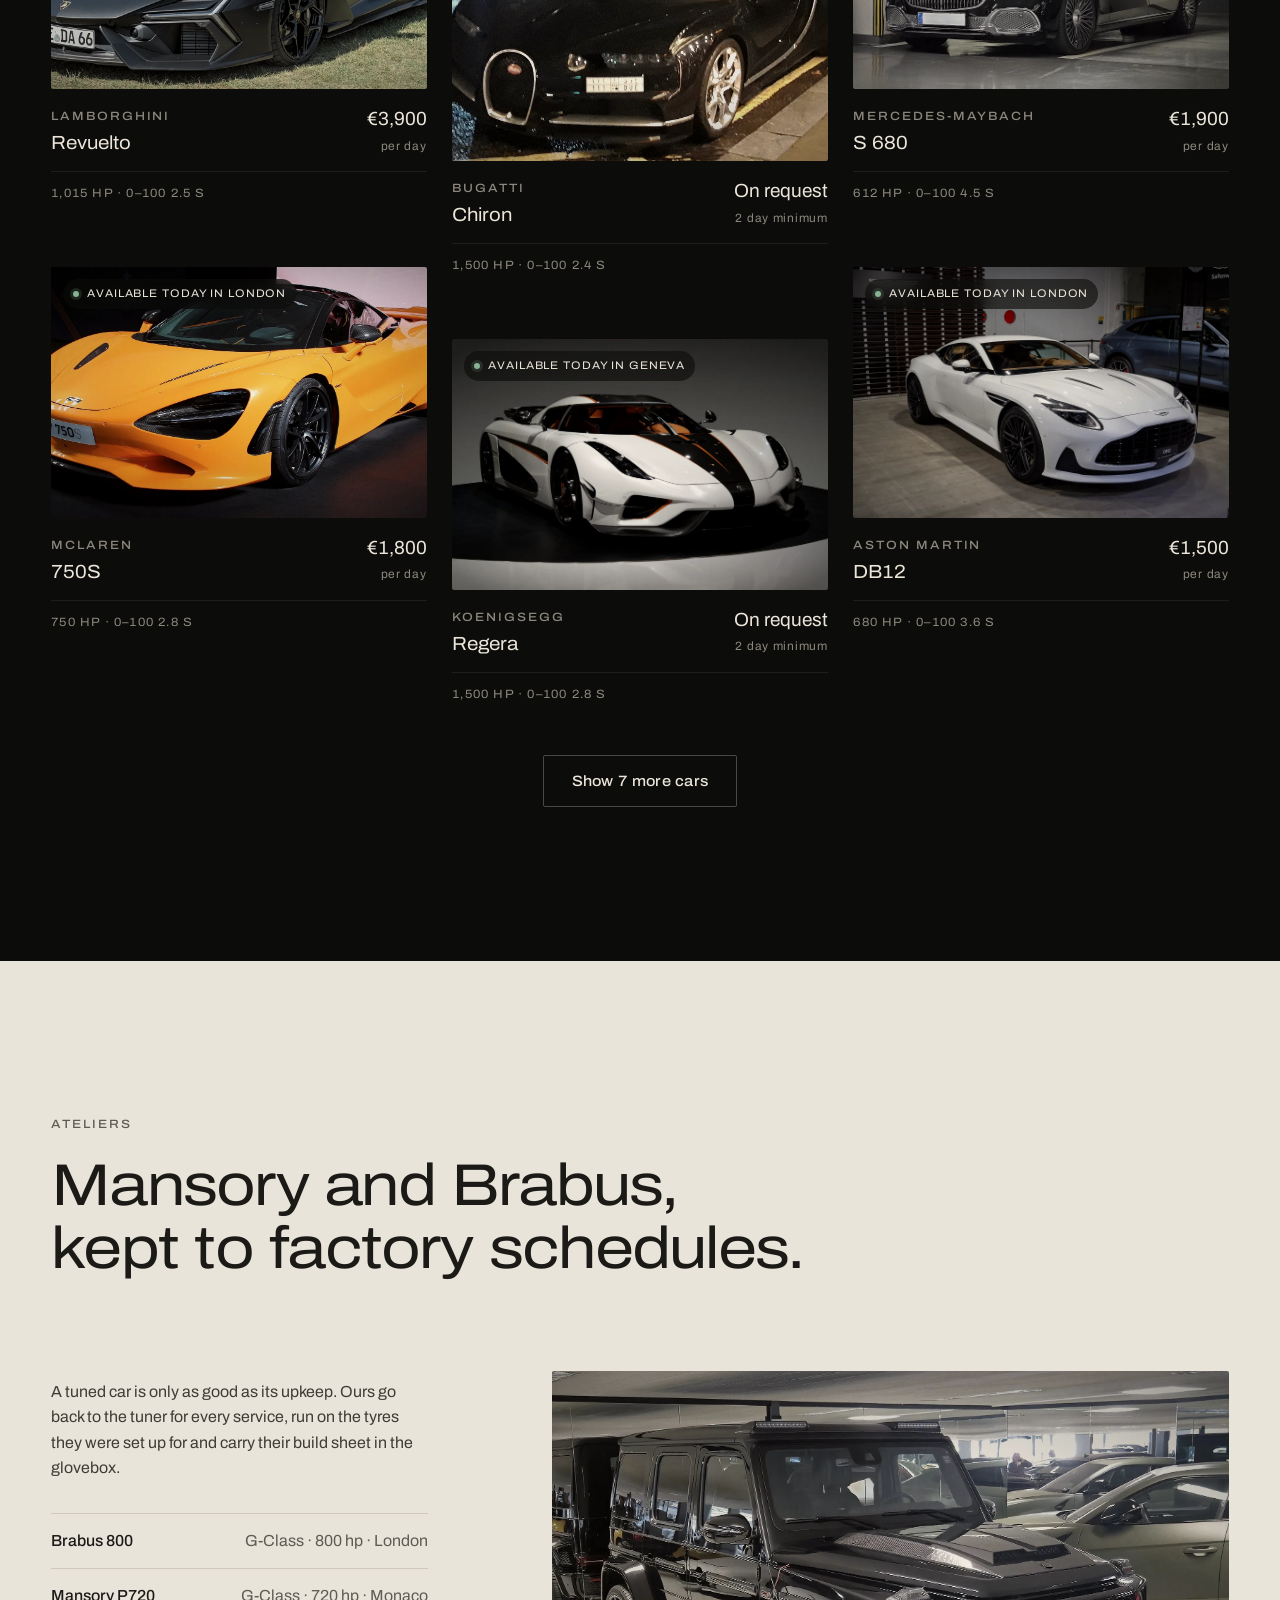
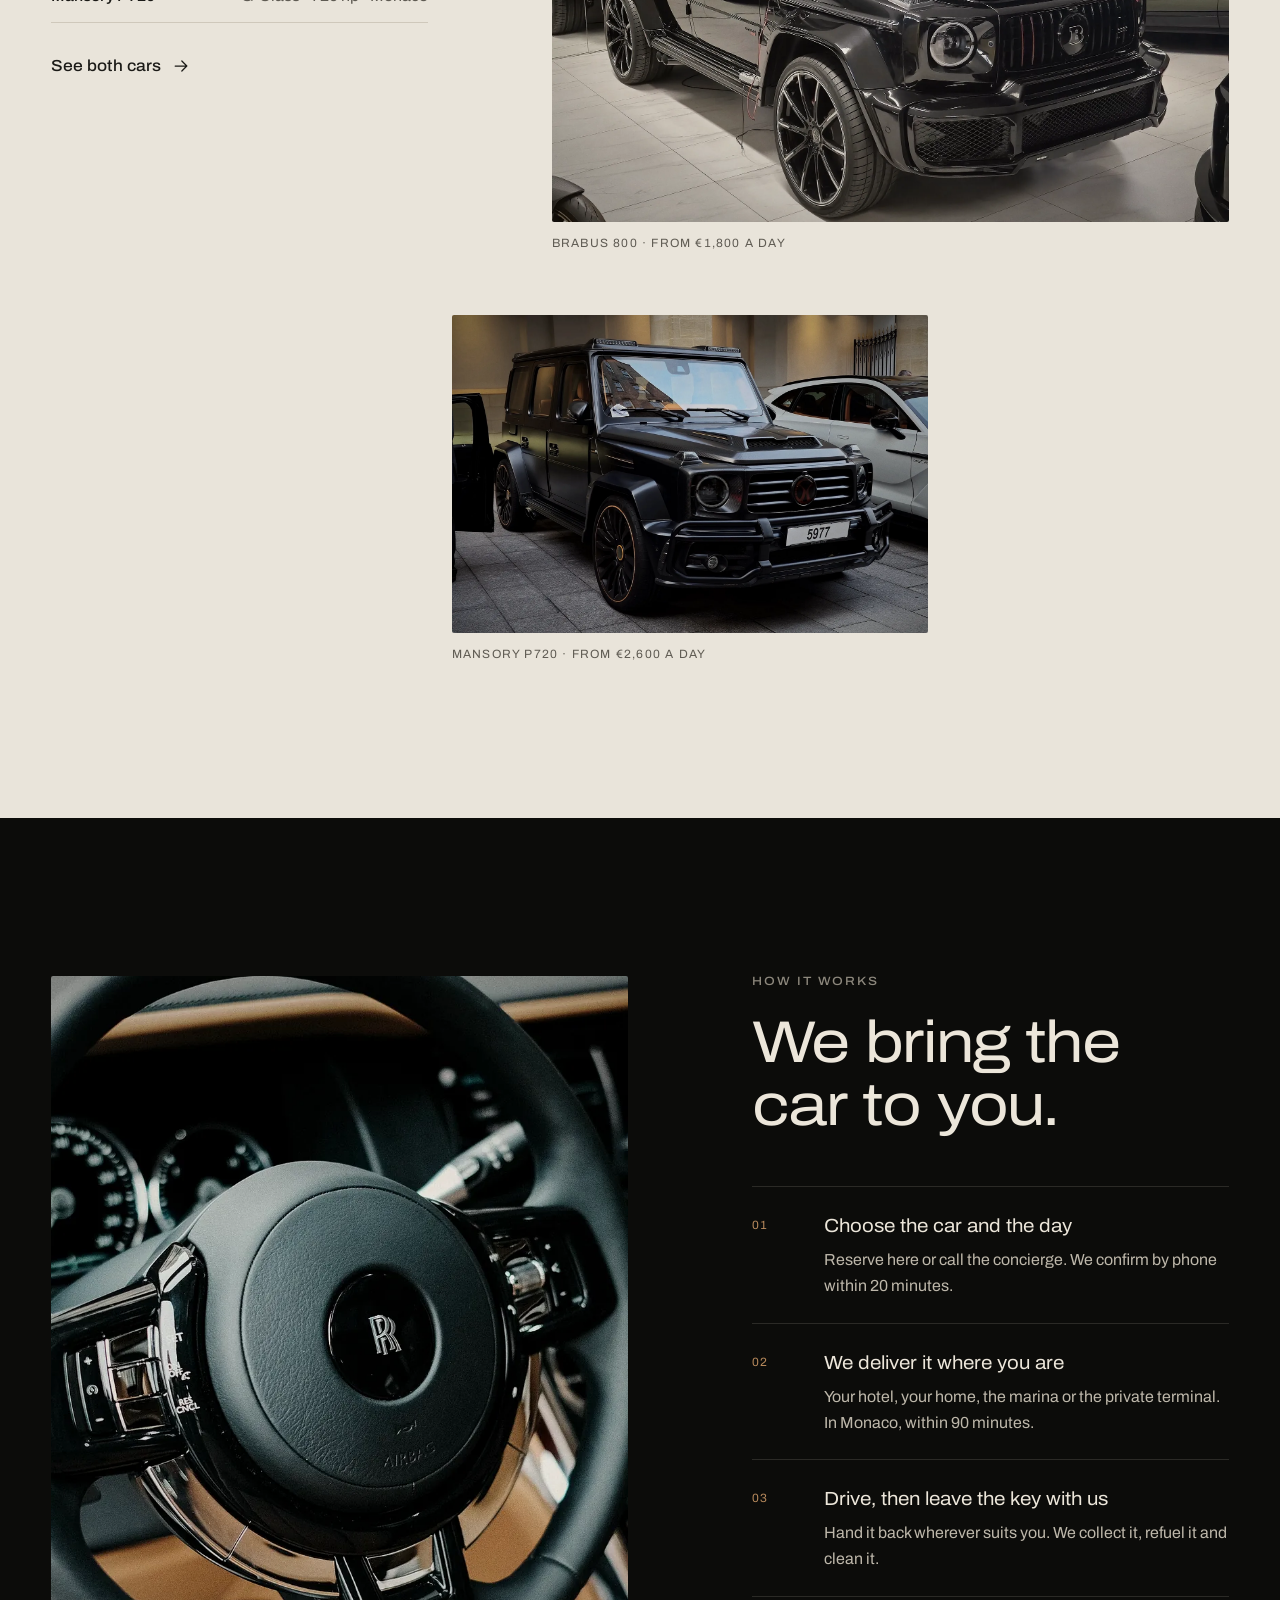
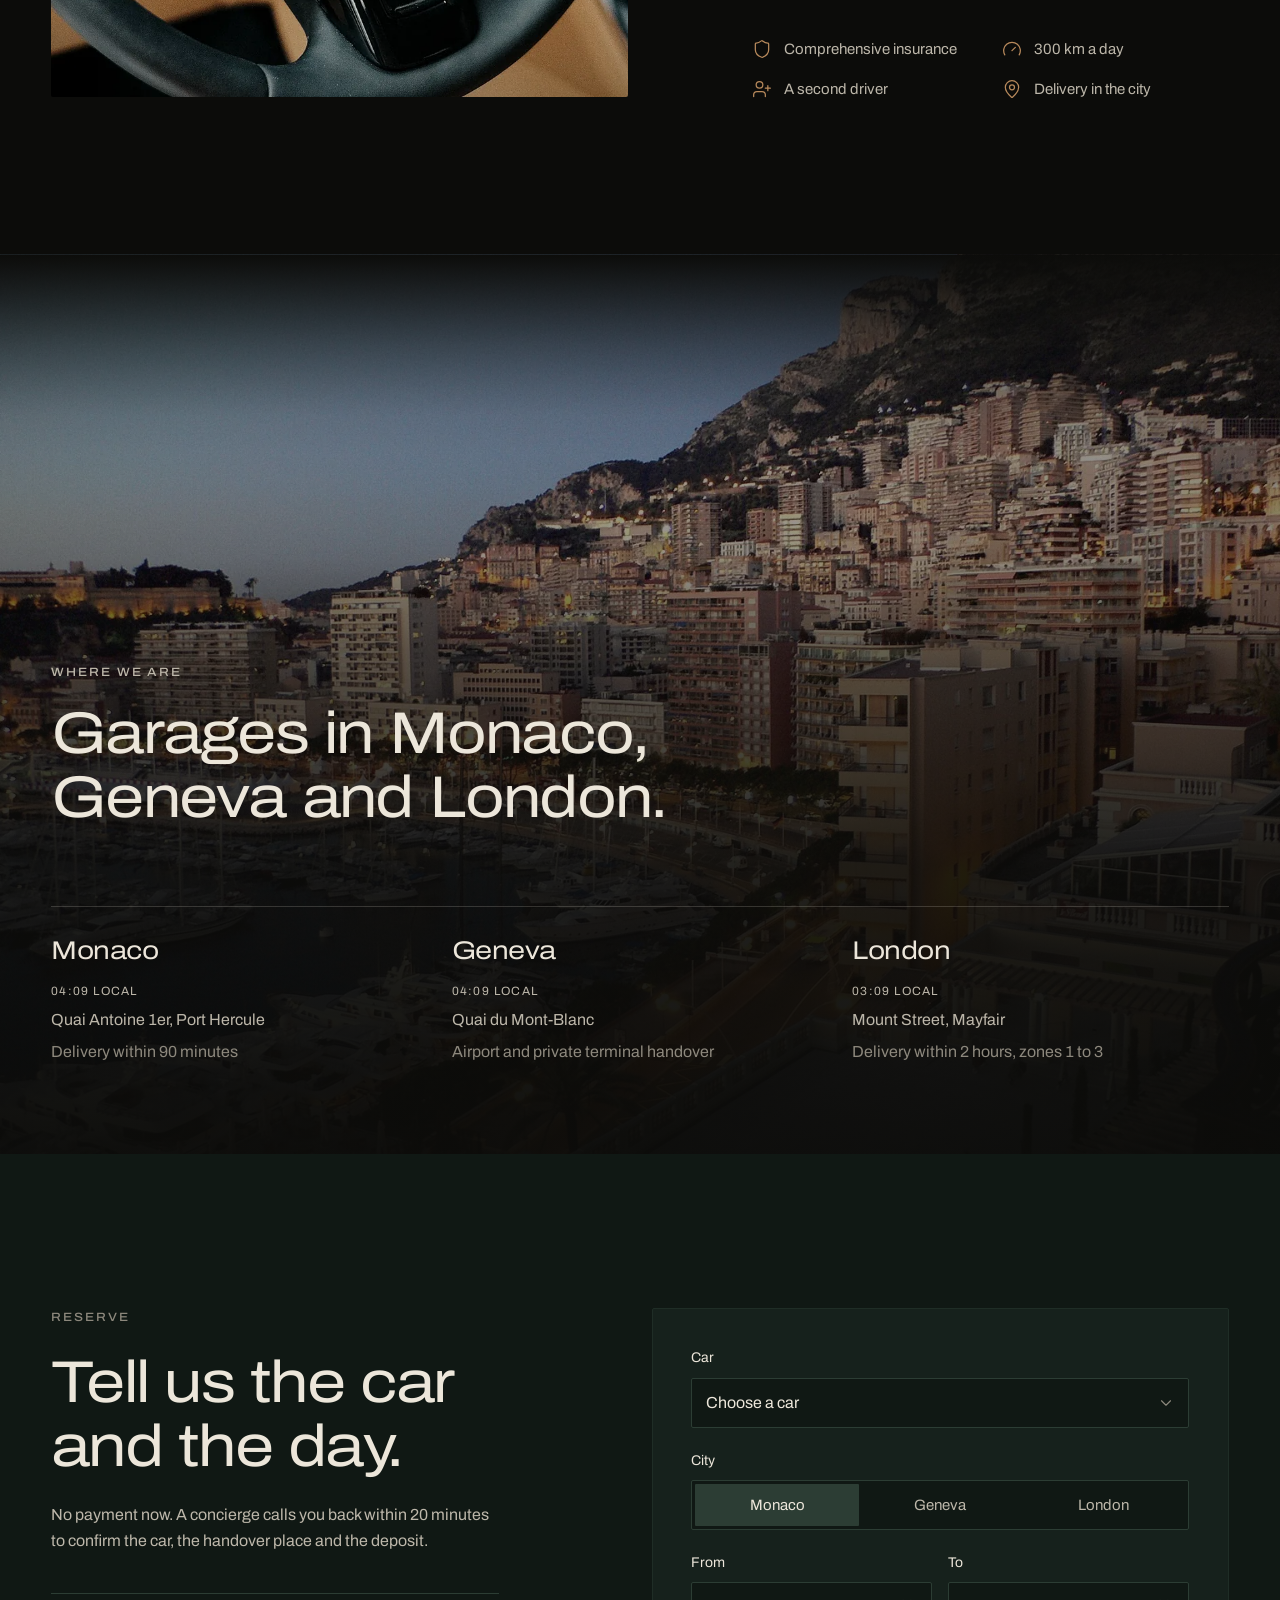
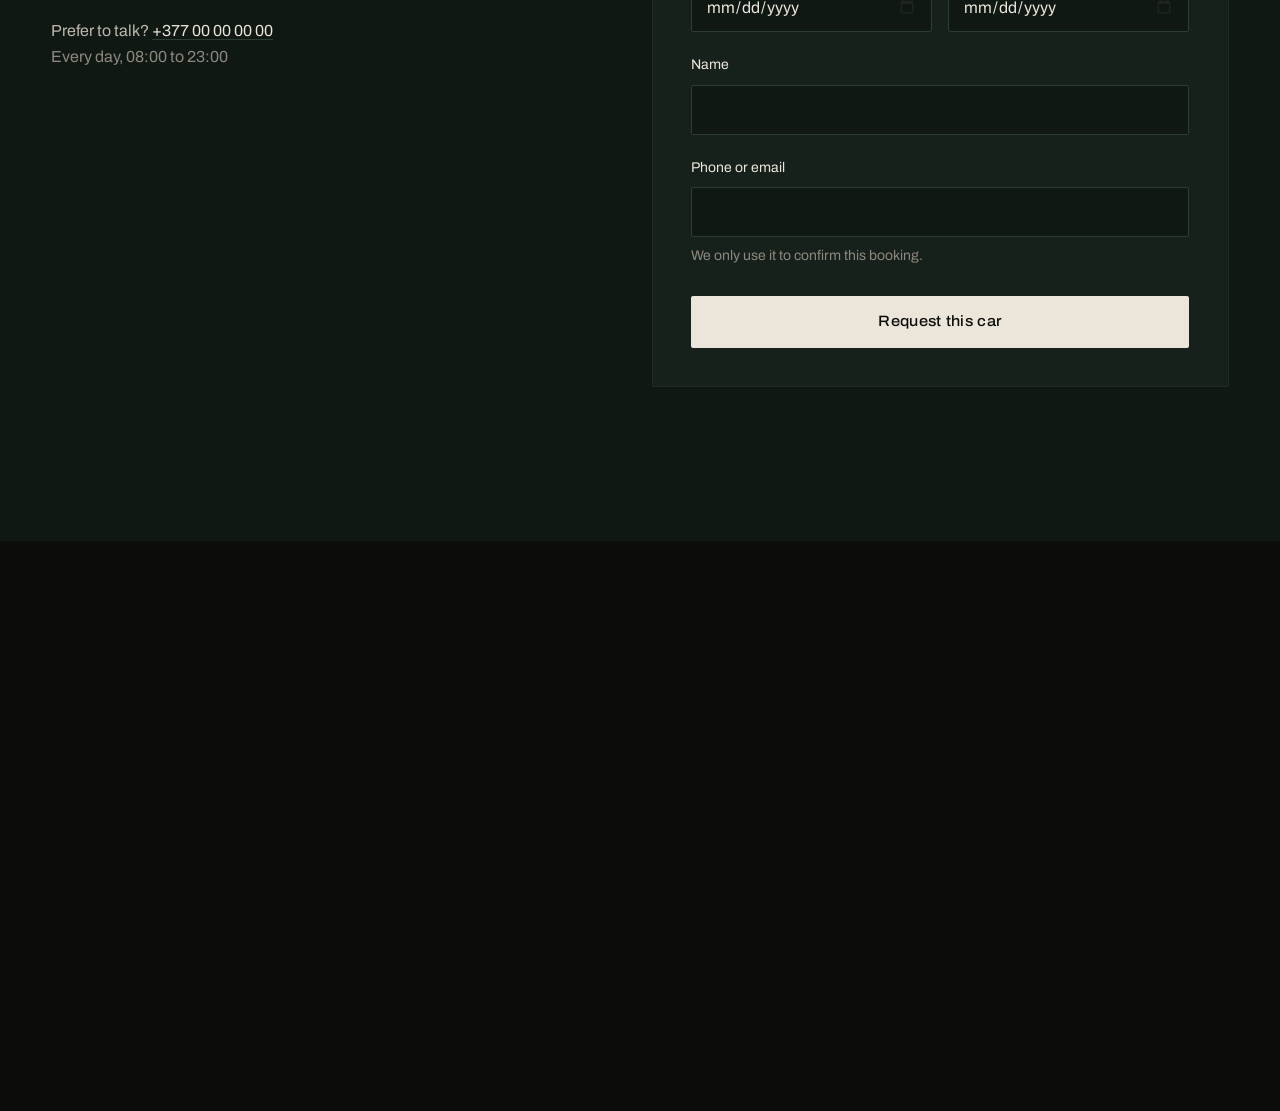
<file: luxury-car-rental-example/index.html>
<!DOCTYPE html>
<html lang="en">
<head>
  <meta charset="utf-8">
  <meta name="viewport" content="width=device-width, initial-scale=1, viewport-fit=cover">
  <title>Calder · Supercar and luxury car hire in Monaco, Geneva and London</title>
  <meta name="description" content="Rent a Ferrari, Lamborghini, McLaren, Bugatti, Koenigsegg, Rolls-Royce or Maybach by the day or the week. Delivered to your hotel, home or private terminal in Monaco, Geneva and London.">
  <meta name="theme-color" content="#0c0c0a">
  <link rel="icon" href="data:image/svg+xml,%3Csvg xmlns='http://www.w3.org/2000/svg' viewBox='0 0 32 32'%3E%3Crect width='32' height='32' fill='%230c0c0a'/%3E%3Cpath d='M8 21.5h16' stroke='%23b88a5c' stroke-width='2'/%3E%3Cpath d='M8 15.5h16' stroke='%23ece6da' stroke-width='2'/%3E%3Cpath d='M8 9.5h16' stroke='%23ece6da' stroke-width='2'/%3E%3C/svg%3E">
  <link rel="preconnect" href="https://fonts.googleapis.com">
  <link rel="preconnect" href="https://fonts.gstatic.com" crossorigin>
  <link href="https://fonts.googleapis.com/css2?family=Archivo:wdth,wght@62..125,100..900&display=swap" rel="stylesheet">
  <link rel="preload" as="image" href="img/hero-12cilindri.webp">
  <link rel="stylesheet" href="styles.css">
</head>
<body>
  <a class="skip" href="#main">Skip to content</a>

  <!-- Navigation: transparent over the hero, solid once the hero is gone -->
  <header class="nav" id="nav">
    <div class="nav__inner">
      <a class="wordmark" href="#top" aria-label="Calder, back to top">CALDER</a>
      <nav class="nav__links" aria-label="Main">
        <a href="#collection">Collection</a>
        <a href="#ateliers">Ateliers</a>
        <a href="#handover">How it works</a>
        <a href="#locations">Locations</a>
      </nav>
      <div class="nav__actions">
        <a class="btn btn--ghost btn--sm" href="#reserve"><span class="btn__label" data-label="Reserve a car"><span>Reserve a car</span></span></a>
        <button class="nav__menu" type="button" aria-expanded="false" aria-controls="menu">
          <span class="nav__menu-lines" aria-hidden="true"></span>
          <span class="sr-only">Open menu</span>
        </button>
      </div>
    </div>
  </header>

  <div class="menu" id="menu" hidden>
    <nav aria-label="Mobile">
      <a href="#collection">Collection</a>
      <a href="#ateliers">Ateliers</a>
      <a href="#handover">How it works</a>
      <a href="#locations">Locations</a>
      <a href="#reserve">Reserve a car</a>
    </nav>
    <p class="menu__foot">Concierge, every day 08:00 to 23:00<br><a href="tel:+37700000000">+377 00 00 00 00</a></p>
  </div>

  <main id="main">
    <!-- 1. HERO: framed image expands to full bleed on scroll -->
    <section class="hero" id="top" aria-labelledby="hero-title">
      <div class="hero__stage">
        <div class="hero__copy wrap">
          <p class="label">Monaco · Geneva · London</p>
          <h1 class="display h1" id="hero-title">From Ferrari to Koenigsegg, delivered to&nbsp;you.</h1>
          <div class="hero__row">
            <p class="lead hero__sub">Forty-two cars, by the day or the week. Insured, detailed and handed over in person.</p>
            <div class="hero__ctas">
              <a class="btn btn--primary" href="#reserve"><span class="btn__label" data-label="Reserve a car"><span>Reserve a car</span></span></a>
              <a class="link-arrow" href="#collection">See the collection <svg class="i" viewBox="0 0 24 24" aria-hidden="true"><path d="M5 12h14M13 6l6 6-6 6"/></svg></a>
            </div>
          </div>
        </div>

        <figure class="hero__media">
          <img src="img/hero-12cilindri.webp" alt="A dark green Ferrari 12Cilindri Spider on a black stand, lit from the front" width="2400" height="1395" fetchpriority="high">
          <figcaption class="hero__caption wrap">
            <span class="avail"><span class="dot" aria-hidden="true"></span>In the Monaco garage today</span>
            <span class="hero__car">Ferrari 12Cilindri Spider</span>
            <span class="spec">830 hp · 0–100 km/h 2.9 s · V12</span>
            <a class="link-arrow" href="#reserve" data-reserve="f12">Reserve this car <svg class="i" viewBox="0 0 24 24" aria-hidden="true"><path d="M5 12h14M13 6l6 6-6 6"/></svg></a>
          </figcaption>
        </figure>
      </div>
    </section>

    <!-- 2. MARQUES: the index of what's in the garage -->
    <section class="marques section" id="marques" aria-labelledby="marques-title">
      <div class="wrap">
        <div class="section__head">
          <p class="label">The garage</p>
          <h2 class="display h2" id="marques-title">Every car is ours, kept in our own&nbsp;garages.</h2>
          <p class="section__intro">We don't broker other people's cars. Each one is serviced, insured and detailed by our team before it leaves.</p>
        </div>
        <ol class="index" id="marque-index"><!-- rendered by main.js --></ol>
      </div>
      <div class="peek" id="peek" aria-hidden="true"><img alt=""></div>
    </section>

    <!-- 3. COLLECTION: filterable cars -->
    <section class="collection section" id="collection" aria-labelledby="collection-title">
      <div class="wrap">
        <div class="collection__head">
          <div>
            <p class="label">The collection</p>
            <h2 class="display h2" id="collection-title">Choose by the drive you&nbsp;want.</h2>
          </div>
          <p class="collection__count" id="count" aria-live="polite"></p>
        </div>
        <div class="filters" role="group" aria-label="Filter the collection" id="filters">
          <button type="button" class="chip" data-filter="all" aria-pressed="true">All</button>
          <button type="button" class="chip" data-filter="super" aria-pressed="false">Supercars</button>
          <button type="button" class="chip" data-filter="hyper" aria-pressed="false">Hypercars</button>
          <button type="button" class="chip" data-filter="gt" aria-pressed="false">Grand tourers</button>
          <button type="button" class="chip" data-filter="chauffeur" aria-pressed="false">Chauffeur &amp; SUV</button>
          <button type="button" class="chip" data-filter="atelier" aria-pressed="false">Ateliers</button>
          <button type="button" class="chip chip--marque" id="marque-chip" hidden><span></span><svg class="i" viewBox="0 0 24 24" aria-hidden="true"><path d="M18 6 6 18M6 6l12 12"/></svg></button>
        </div>
        <ul class="grid" id="grid"><!-- rendered by main.js --></ul>
        <div class="collection__more">
          <button type="button" class="btn btn--ghost" id="more" hidden><span class="btn__label" data-label=""><span></span></span></button>
        </div>
      </div>
    </section>

    <!-- 4. ATELIERS: Mansory and Brabus -->
    <section class="ateliers section section--paper" id="ateliers" aria-labelledby="ateliers-title">
      <div class="wrap">
        <div class="section__head">
          <p class="label">Ateliers</p>
          <h2 class="display h2" id="ateliers-title">Mansory and Brabus, kept to factory&nbsp;schedules.</h2>
        </div>
      </div>
      <div class="wrap ateliers__grid">
        <div class="ateliers__copy">
          <p>A tuned car is only as good as its upkeep. Ours go back to the tuner for every service, run on the tyres they were set up for and carry their build sheet in the glovebox.</p>
          <dl class="specs">
            <div><dt>Brabus 800</dt><dd>G-Class · 800 hp · London</dd></div>
            <div><dt>Mansory P720</dt><dd>G-Class · 720 hp · Monaco</dd></div>
          </dl>
          <a class="link-arrow" href="#collection" data-filter-link="atelier">See both cars <svg class="i" viewBox="0 0 24 24" aria-hidden="true"><path d="M5 12h14M13 6l6 6-6 6"/></svg></a>
        </div>
        <figure class="ateliers__a reveal">
          <img src="img/brabus-g.webp" alt="Black Brabus 800 G-Class in a showroom" loading="lazy" width="1920" height="1351">
          <figcaption>Brabus 800 · from €1,800 a day</figcaption>
        </figure>
        <figure class="ateliers__b reveal">
          <img src="img/mansory-g.webp" alt="Matte black Mansory P720 G-Class with bronze wheels" loading="lazy" width="1600" height="1182">
          <figcaption>Mansory P720 · from €2,600 a day</figcaption>
        </figure>
      </div>
    </section>

    <!-- 5. HANDOVER: how it works -->
    <section class="handover section" id="handover" aria-labelledby="handover-title">
      <div class="wrap handover__grid">
        <figure class="handover__media reveal">
          <img src="img/rr-interior.webp" alt="Rolls-Royce Cullinan steering wheel and tan leather dashboard" loading="lazy" width="1600" height="1067">
        </figure>
        <div class="handover__copy">
          <p class="label">How it works</p>
          <h2 class="display h2" id="handover-title">We bring the car to&nbsp;you.</h2>
          <ol class="steps">
            <li>
              <span class="steps__n">01</span>
              <div><h3>Choose the car and the day</h3><p>Reserve here or call the concierge. We confirm by phone within 20 minutes.</p></div>
            </li>
            <li>
              <span class="steps__n">02</span>
              <div><h3>We deliver it where you are</h3><p>Your hotel, your home, the marina or the private terminal. In Monaco, within 90 minutes.</p></div>
            </li>
            <li>
              <span class="steps__n">03</span>
              <div><h3>Drive, then leave the key with us</h3><p>Hand it back wherever suits you. We collect it, refuel it and clean it.</p></div>
            </li>
          </ol>
          <ul class="included" aria-label="Included with every car">
            <li><svg class="i" viewBox="0 0 24 24" aria-hidden="true"><path d="M20 13c0 5-3.5 7.5-7.66 8.95a1 1 0 0 1-.67-.01C7.5 20.5 4 18 4 13V6a1 1 0 0 1 1-1c2 0 4.5-1.2 6.24-2.72a1.17 1.17 0 0 1 1.52 0C14.51 3.81 17 5 19 5a1 1 0 0 1 1 1z"/></svg>Comprehensive insurance</li>
            <li><svg class="i" viewBox="0 0 24 24" aria-hidden="true"><path d="m12 14 4-4M3.34 19a10 10 0 1 1 17.32 0"/></svg>300 km a day</li>
            <li><svg class="i" viewBox="0 0 24 24" aria-hidden="true"><path d="M16 21v-2a4 4 0 0 0-4-4H6a4 4 0 0 0-4 4v2M19 8v6M22 11h-6"/><circle cx="9" cy="7" r="4"/></svg>A second driver</li>
            <li><svg class="i" viewBox="0 0 24 24" aria-hidden="true"><path d="M20 10c0 5-5.5 10.2-7.4 11.8a1 1 0 0 1-1.2 0C9.5 20.2 4 15 4 10a8 8 0 0 1 16 0"/><circle cx="12" cy="10" r="3"/></svg>Delivery in the city</li>
          </ul>
        </div>
      </div>
    </section>

    <!-- 6. LOCATIONS -->
    <section class="locations" id="locations" aria-labelledby="locations-title">
      <figure class="locations__media reveal">
        <img src="img/monaco-dusk.webp" alt="Monte Carlo harbour at dusk, yachts below the lit apartment blocks" loading="lazy" width="1920" height="1080">
      </figure>
      <div class="locations__content wrap">
        <div class="locations__head">
          <p class="label">Where we are</p>
          <h2 class="display h2" id="locations-title">Garages in Monaco, Geneva and&nbsp;London.</h2>
        </div>
        <ul class="cities">
          <li>
            <h3>Monaco</h3>
            <p class="cities__time"><time data-tz="Europe/Monaco"></time> local</p>
            <p>Quai Antoine 1er, Port Hercule</p>
            <p class="dim">Delivery within 90 minutes</p>
          </li>
          <li>
            <h3>Geneva</h3>
            <p class="cities__time"><time data-tz="Europe/Zurich"></time> local</p>
            <p>Quai du Mont-Blanc</p>
            <p class="dim">Airport and private terminal handover</p>
          </li>
          <li>
            <h3>London</h3>
            <p class="cities__time"><time data-tz="Europe/London"></time> local</p>
            <p>Mount Street, Mayfair</p>
            <p class="dim">Delivery within 2 hours, zones 1 to 3</p>
          </li>
        </ul>
      </div>
    </section>

    <!-- 7. RESERVE -->
    <section class="reserve section" id="reserve" aria-labelledby="reserve-title">
      <div class="wrap reserve__grid">
        <div class="reserve__copy">
          <p class="label">Reserve</p>
          <h2 class="display h2" id="reserve-title">Tell us the car and the&nbsp;day.</h2>
          <p>No payment now. A concierge calls you back within 20 minutes to confirm the car, the handover place and the deposit.</p>
          <p class="reserve__call">Prefer to talk? <a href="tel:+37700000000">+377 00 00 00 00</a><br><span class="dim">Every day, 08:00 to 23:00</span></p>
        </div>

        <div class="panel" id="panel">
          <form class="form" id="form" novalidate>
            <div class="field">
              <label for="f-car">Car</label>
              <div class="select">
                <select id="f-car" name="car" required aria-describedby="e-car"></select>
                <svg class="i" viewBox="0 0 24 24" aria-hidden="true"><path d="m6 9 6 6 6-6"/></svg>
              </div>
              <p class="error" id="e-car" hidden></p>
            </div>

            <fieldset class="field">
              <legend>City</legend>
              <div class="segmented">
                <label><input type="radio" name="city" value="Monaco" checked><span>Monaco</span></label>
                <label><input type="radio" name="city" value="Geneva"><span>Geneva</span></label>
                <label><input type="radio" name="city" value="London"><span>London</span></label>
              </div>
            </fieldset>

            <div class="field-row">
              <div class="field">
                <label for="f-from">From</label>
                <input type="date" id="f-from" name="from" required aria-describedby="e-from">
                <p class="error" id="e-from" hidden></p>
              </div>
              <div class="field">
                <label for="f-to">To</label>
                <input type="date" id="f-to" name="to" required aria-describedby="e-to">
                <p class="error" id="e-to" hidden></p>
              </div>
            </div>

            <div class="field">
              <label for="f-name">Name</label>
              <input type="text" id="f-name" name="name" autocomplete="name" required aria-describedby="e-name">
              <p class="error" id="e-name" hidden></p>
            </div>

            <div class="field">
              <label for="f-contact">Phone or email</label>
              <input type="text" id="f-contact" name="contact" autocomplete="tel" required aria-describedby="h-contact e-contact">
              <p class="hint" id="h-contact">We only use it to confirm this booking.</p>
              <p class="error" id="e-contact" hidden></p>
            </div>

            <button class="btn btn--primary btn--block" type="submit" id="submit">
              <span class="btn__label" data-label="Request this car"><span>Request this car</span></span>
              <span class="spinner" aria-hidden="true"></span>
            </button>
          </form>

          <div class="done" id="done" hidden tabindex="-1">
            <span class="done__icon" aria-hidden="true"><svg class="i" viewBox="0 0 24 24"><path d="M20 6 9 17l-5-5"/></svg></span>
            <h3>Request received</h3>
            <p id="done-summary"></p>
            <p class="dim" id="done-next"></p>
            <button type="button" class="link-arrow" id="edit">Change the request</button>
          </div>
        </div>
      </div>
    </section>
  </main>

  <!-- FOOTER: revealed from behind the page, oversized wordmark -->
  <footer class="footer">
    <div class="wrap footer__top">
      <div class="footer__col">
        <p class="label">Visit</p>
        <a href="#collection">Collection</a>
        <a href="#ateliers">Ateliers</a>
        <a href="#handover">How it works</a>
        <a href="#locations">Locations</a>
      </div>
      <div class="footer__col">
        <p class="label">Concierge</p>
        <a href="tel:+37700000000">+377 00 00 00 00</a>
        <a href="mailto:concierge@calder.example">concierge@calder.example</a>
        <span class="dim">Every day, 08:00 to 23:00</span>
      </div>
      <div class="footer__col">
        <p class="label">Legal</p>
        <a href="#">Rental terms</a>
        <a href="#">Insurance cover</a>
        <a href="#">Privacy</a>
        <details class="credits">
          <summary>Photo credits</summary>
          <ul id="credits"></ul>
        </details>
      </div>
    </div>
    <div class="wrap footer__legal">
      <span>© 2026 Calder</span>
      <span>Drivers must be 25 or older with five years of licence.</span>
    </div>
    <p class="footer__word" aria-hidden="true">CALDER</p>
  </footer>

  <script src="credits.js" defer></script>
  <script src="main.js" defer></script>
</body>
</html>
</file>
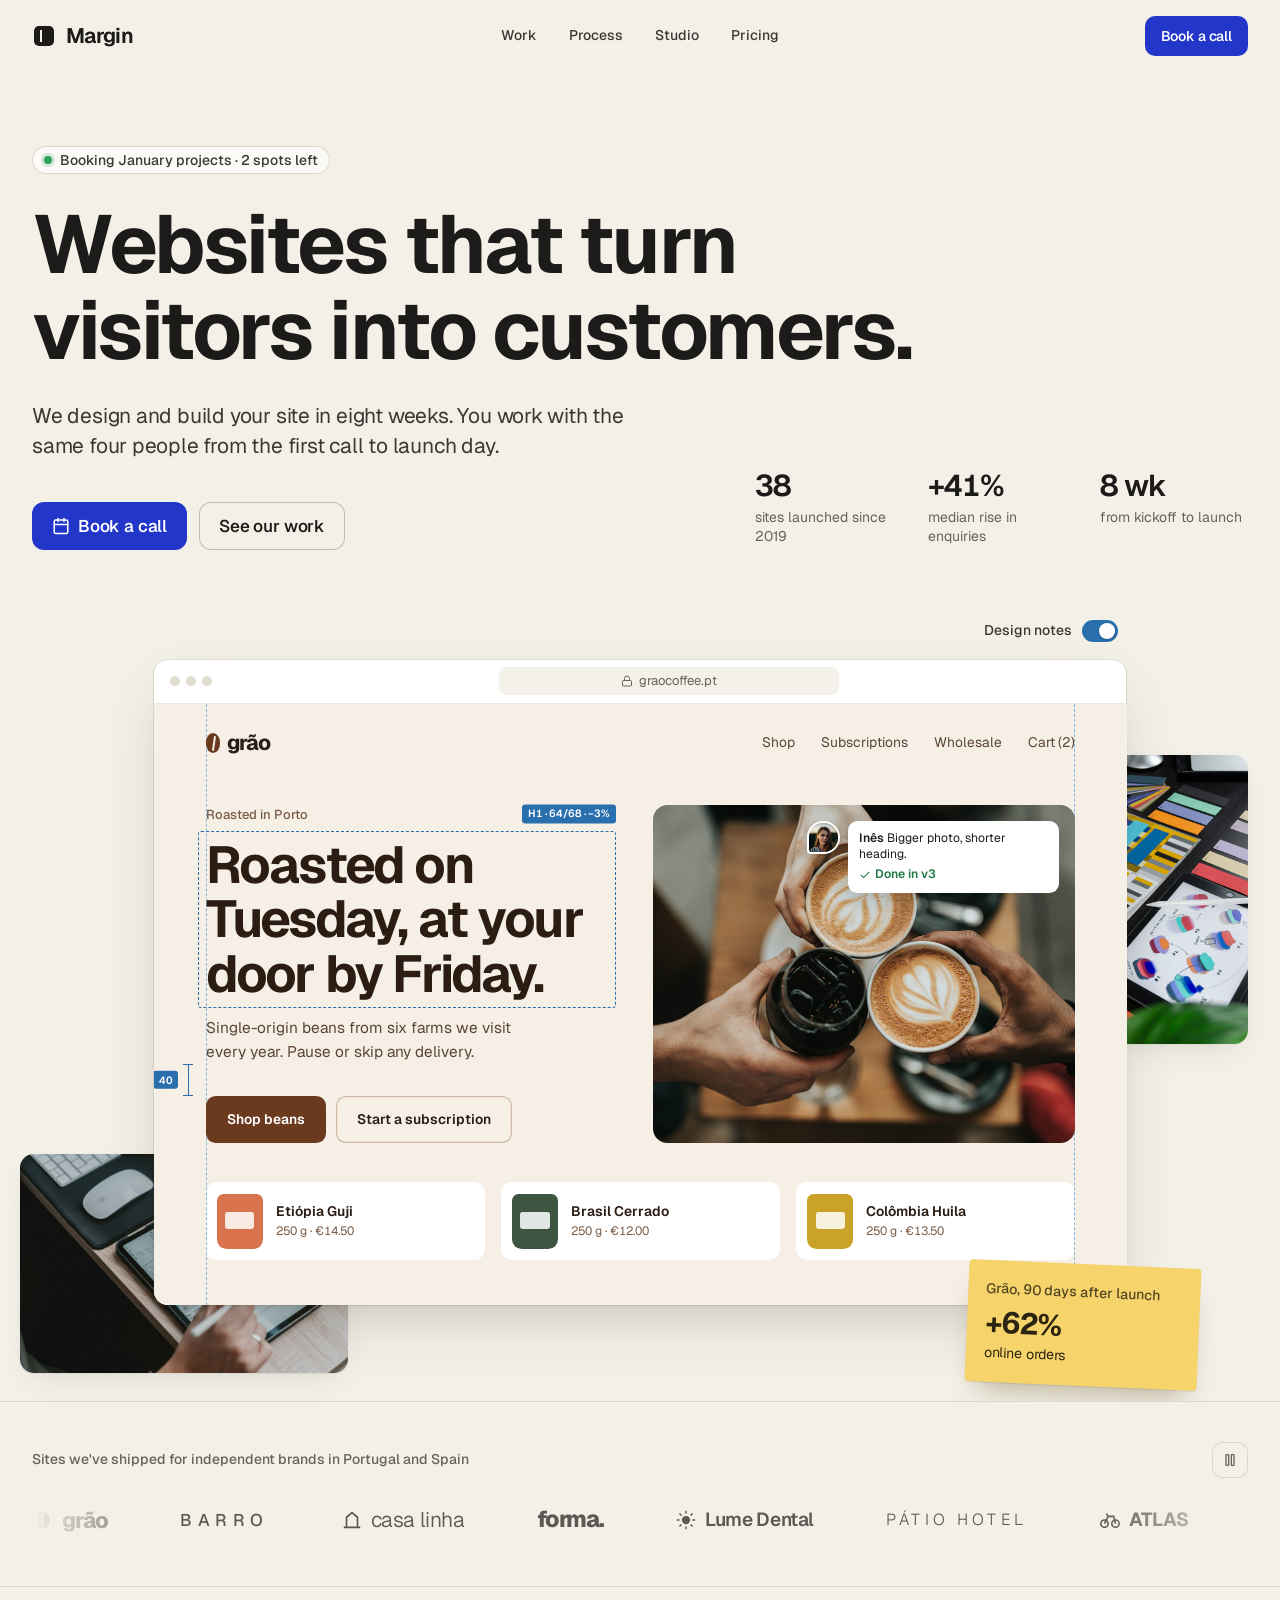
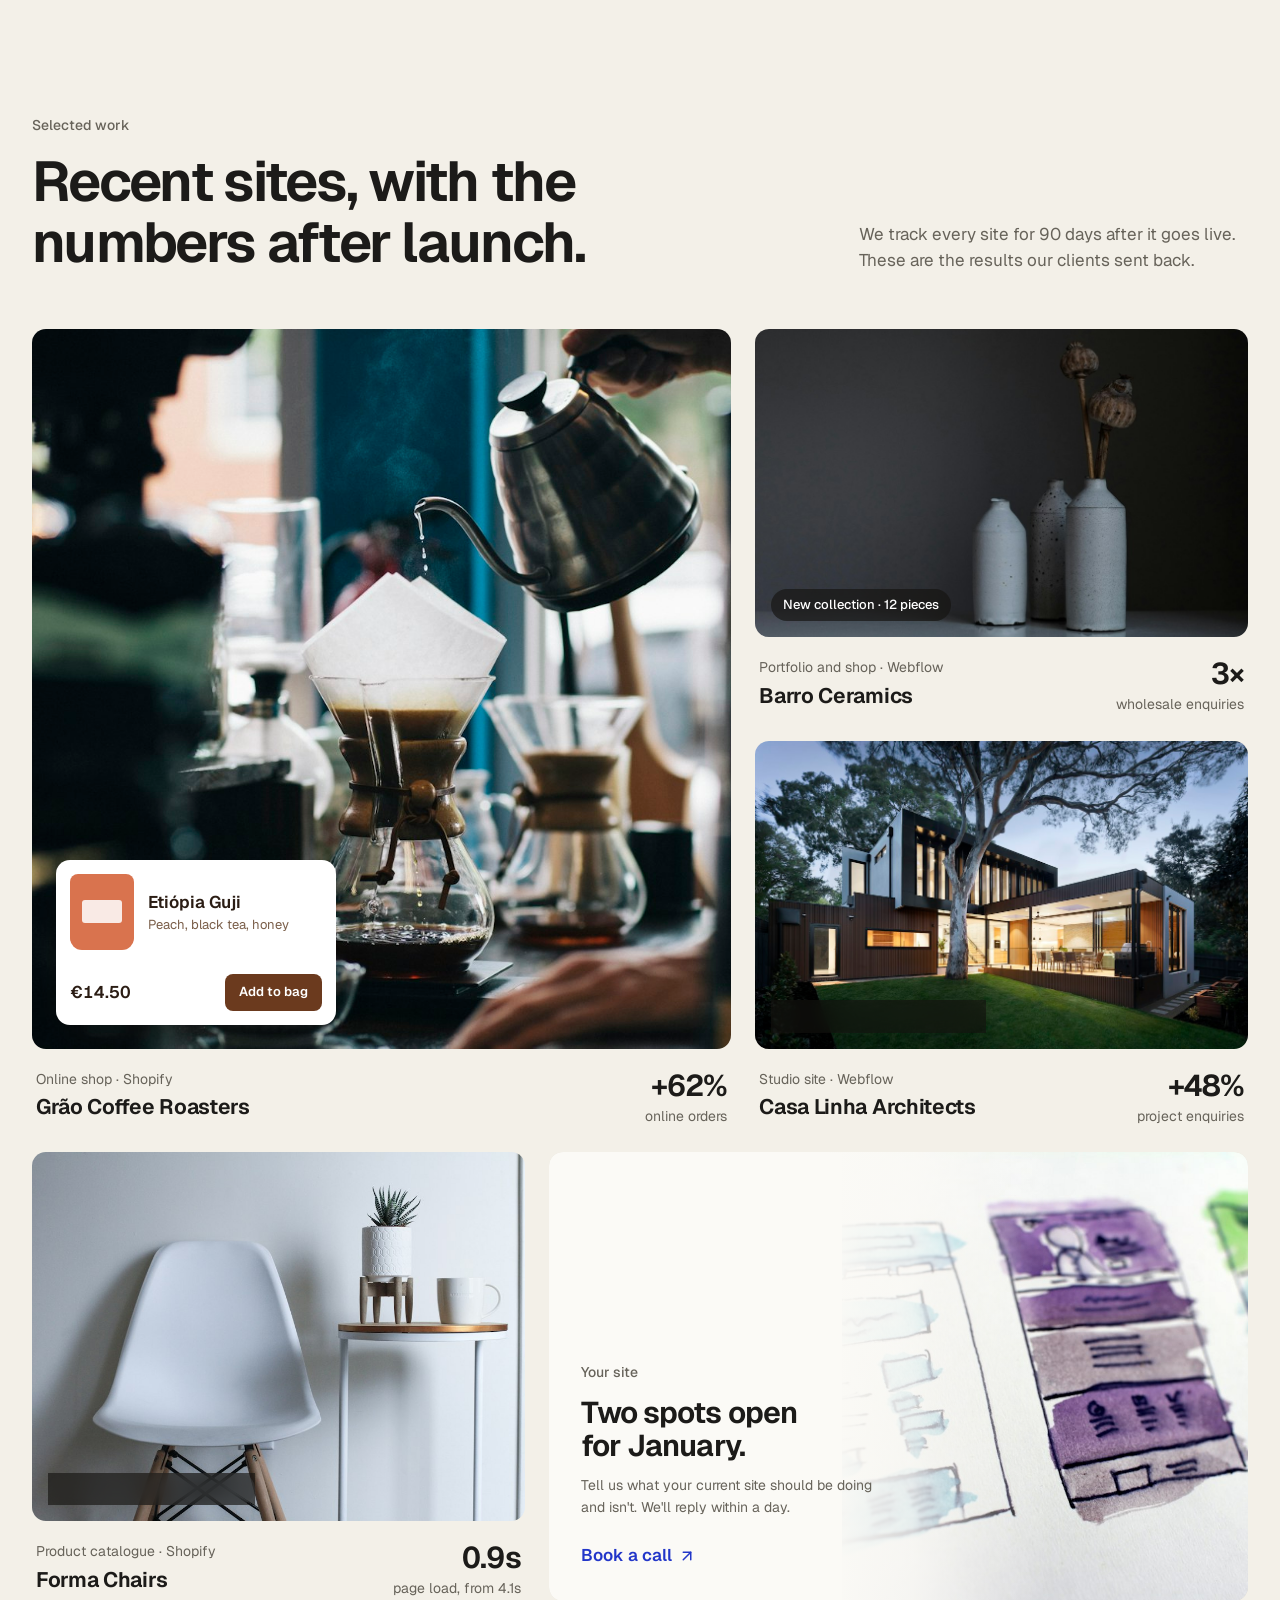
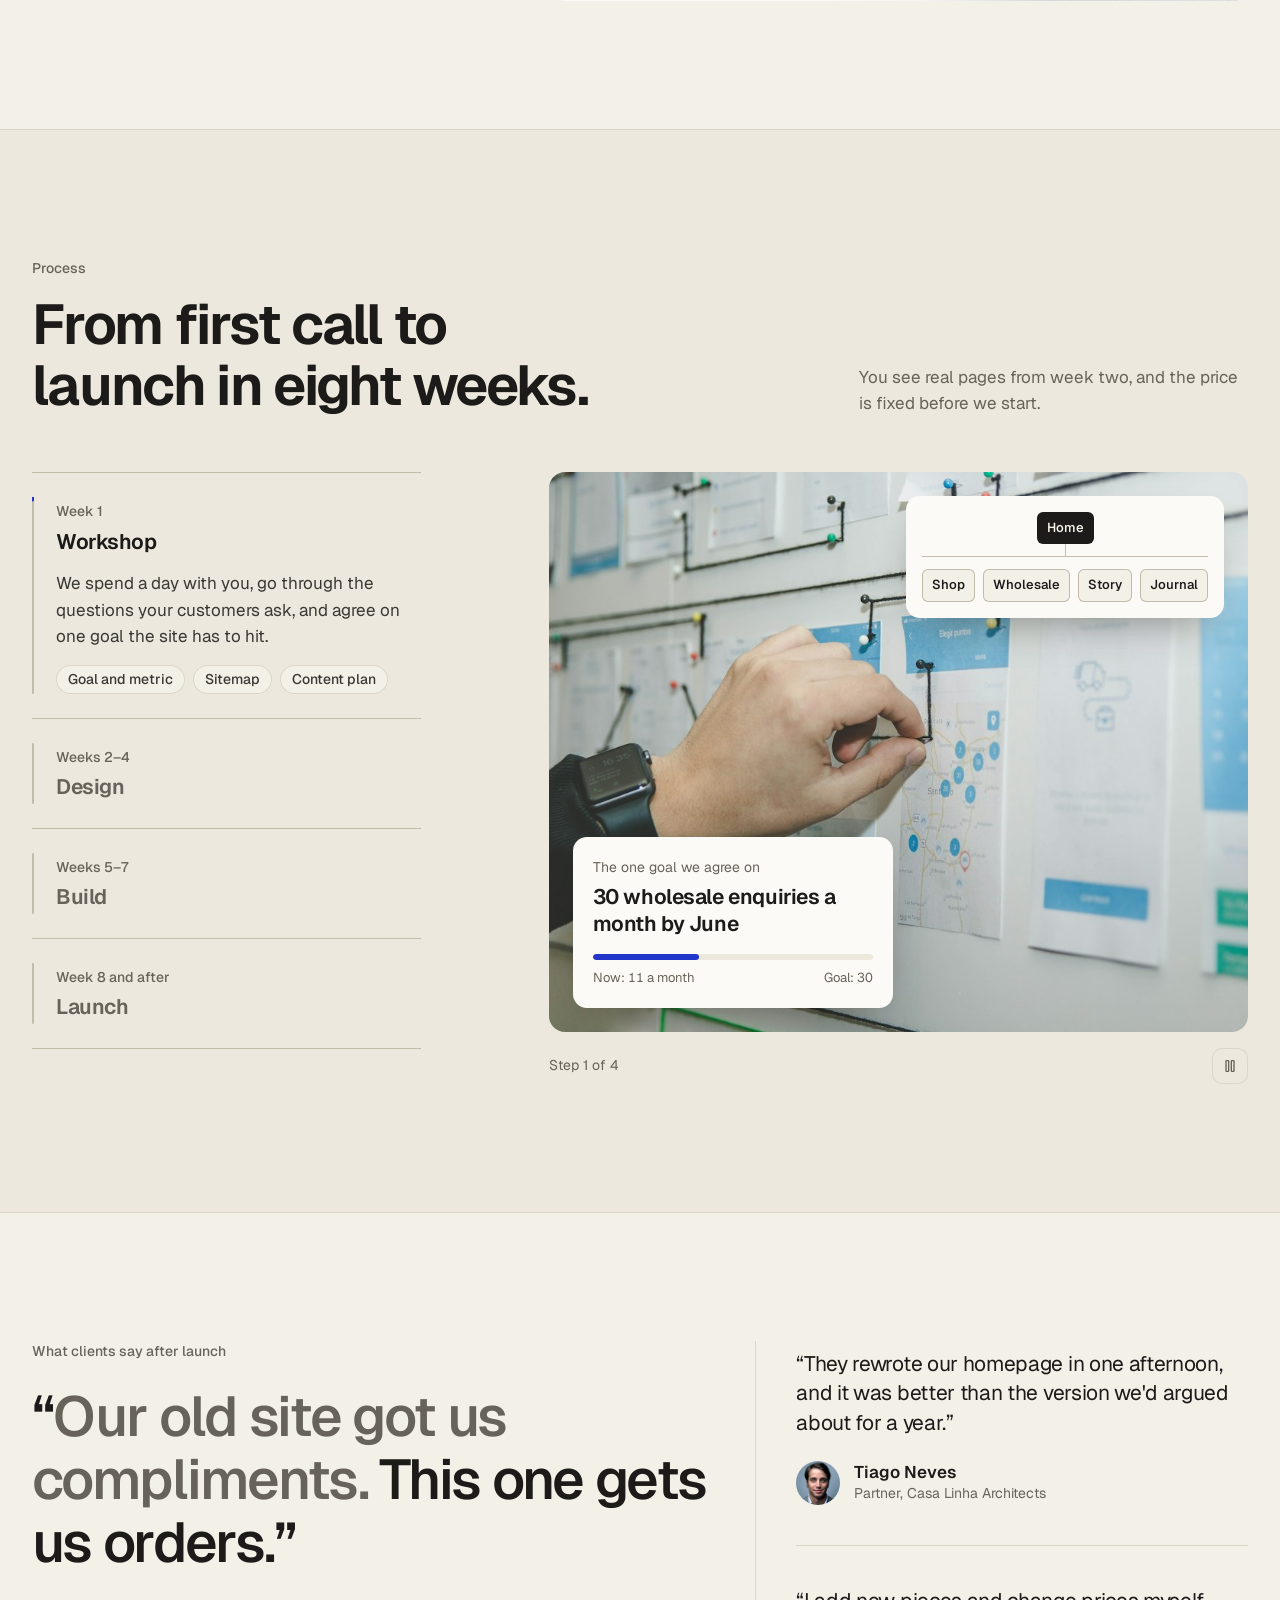
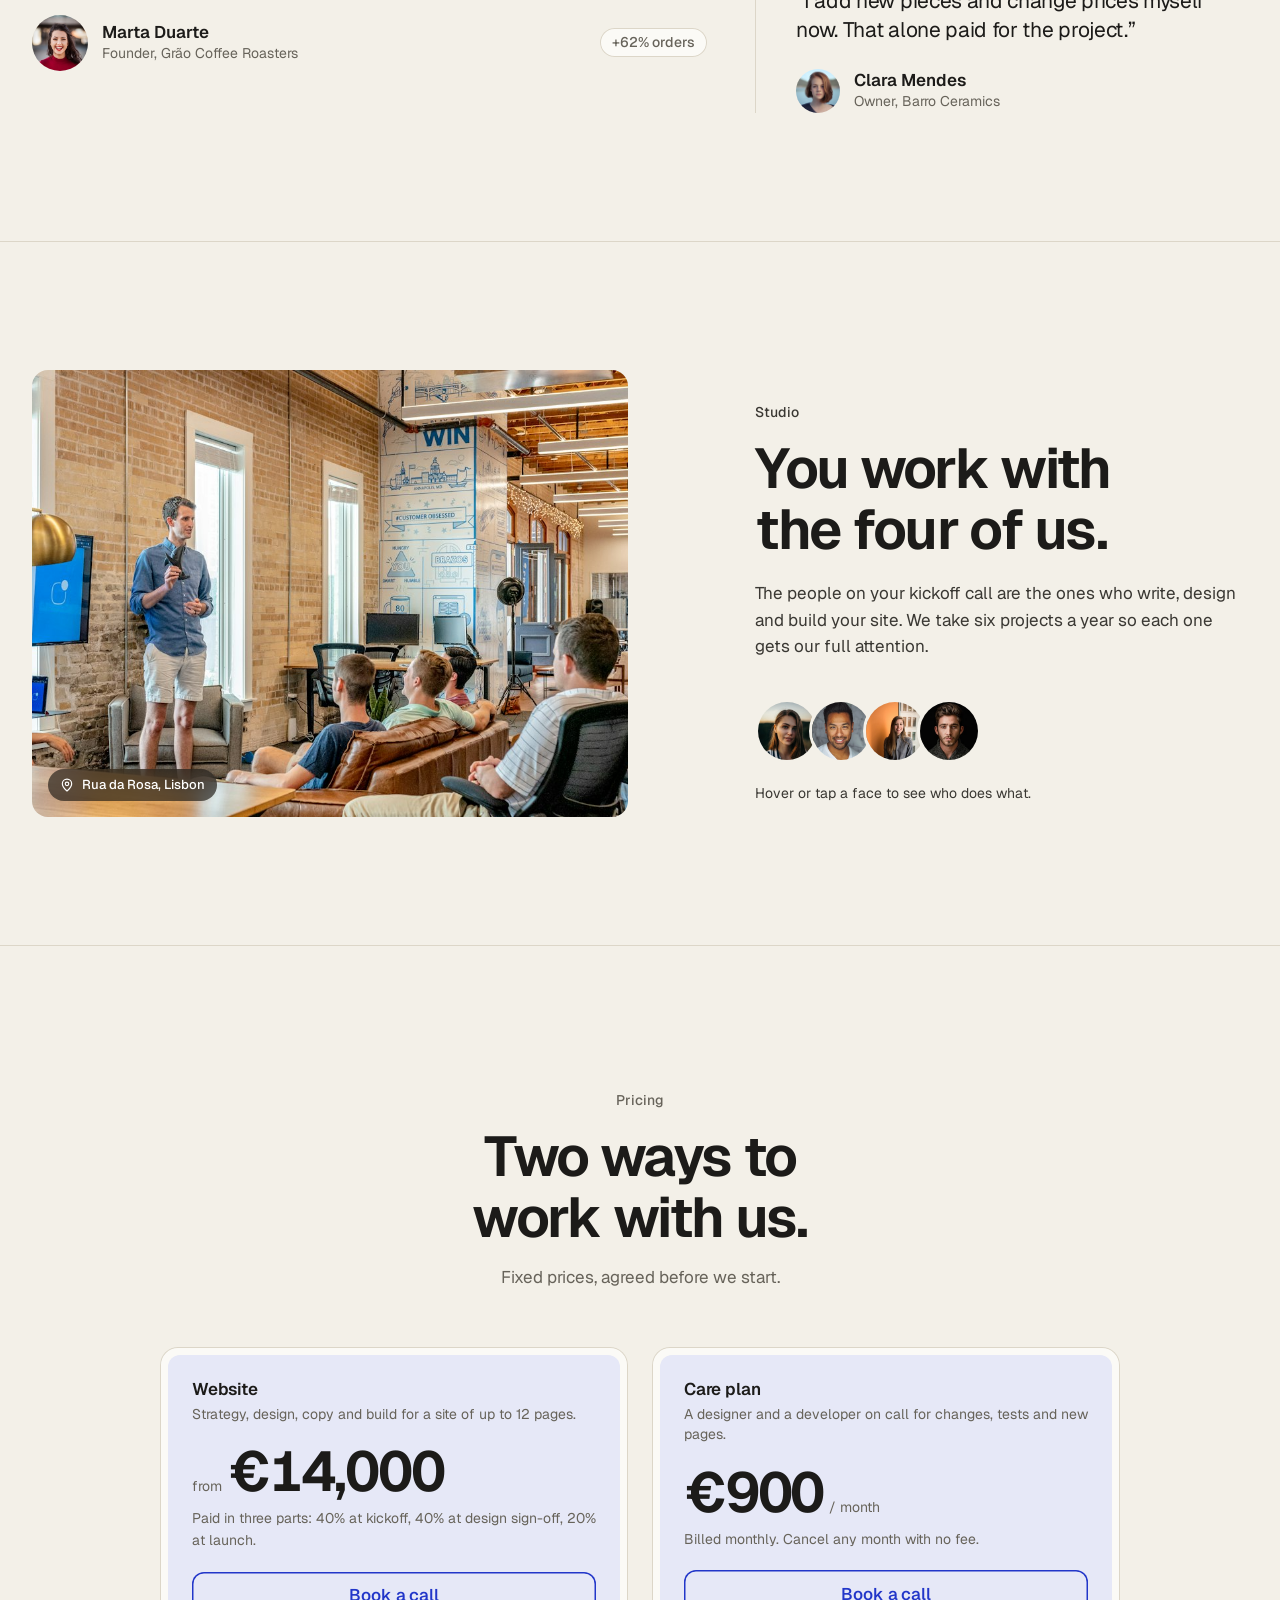
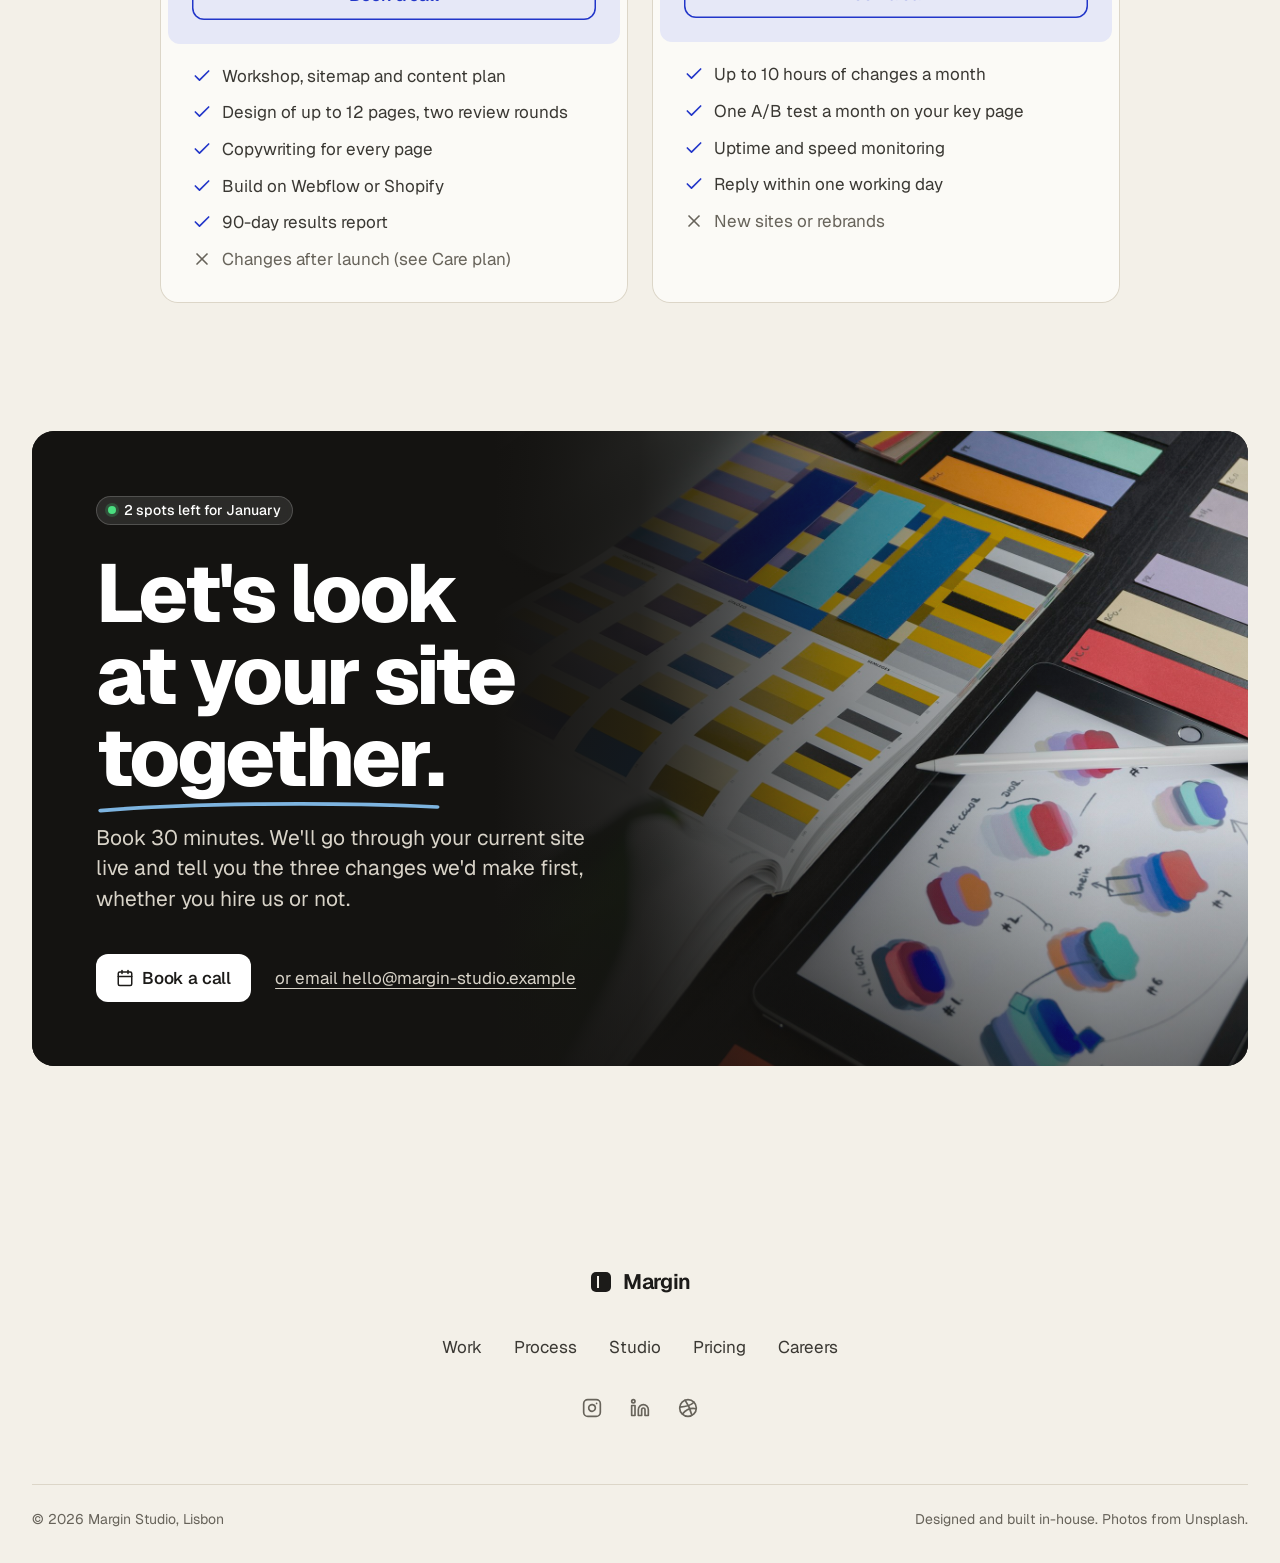
<file: web-design-agency-example/index.html>
<!DOCTYPE html>
<html lang="en">
<head>
<meta charset="utf-8">
<meta name="viewport" content="width=device-width, initial-scale=1">
<title>Margin · Web design studio in Lisbon</title>
<meta name="description" content="Margin designs and builds websites that turn visitors into customers. Eight weeks from kickoff to launch, one team of four in Lisbon.">
<link rel="icon" href="data:image/svg+xml,%3Csvg xmlns='http://www.w3.org/2000/svg' viewBox='0 0 24 24'%3E%3Crect x='2' y='2' width='20' height='20' rx='5' fill='%231C1B19'/%3E%3Cpath d='M9 6v12' stroke='%23F3F0E8' stroke-width='2'/%3E%3C/svg%3E">
<link rel="preconnect" href="https://fonts.googleapis.com">
<link rel="preconnect" href="https://fonts.gstatic.com" crossorigin>
<link href="https://fonts.googleapis.com/css2?family=Geist:wght@300..800&display=swap" rel="stylesheet">
<link rel="stylesheet" href="styles.css">
</head>
<body>
<a class="skip" href="#main">Skip to content</a>

<!-- icon sprite (Lucide paths) -->
<svg width="0" height="0" style="position:absolute" aria-hidden="true">
  <symbol id="i-arrow" viewBox="0 0 24 24" fill="none" stroke="currentColor" stroke-width="2" stroke-linecap="round" stroke-linejoin="round"><path d="M7 7h10v10"/><path d="M7 17 17 7"/></symbol>
  <symbol id="i-cal" viewBox="0 0 24 24" fill="none" stroke="currentColor" stroke-width="2" stroke-linecap="round" stroke-linejoin="round"><path d="M8 2v4"/><path d="M16 2v4"/><rect width="18" height="18" x="3" y="4" rx="2"/><path d="M3 10h18"/></symbol>
  <symbol id="i-check" viewBox="0 0 24 24" fill="none" stroke="currentColor" stroke-width="2" stroke-linecap="round" stroke-linejoin="round"><path d="M20 6 9 17l-5-5"/></symbol>
  <symbol id="i-x" viewBox="0 0 24 24" fill="none" stroke="currentColor" stroke-width="2" stroke-linecap="round" stroke-linejoin="round"><path d="M18 6 6 18"/><path d="m6 6 12 12"/></symbol>
  <symbol id="i-pause" viewBox="0 0 24 24" fill="none" stroke="currentColor" stroke-width="2" stroke-linecap="round" stroke-linejoin="round"><rect x="14" y="4" width="4" height="16" rx="1"/><rect x="6" y="4" width="4" height="16" rx="1"/></symbol>
  <symbol id="i-play" viewBox="0 0 24 24" fill="none" stroke="currentColor" stroke-width="2" stroke-linecap="round" stroke-linejoin="round"><polygon points="6 3 20 12 6 21 6 3"/></symbol>
  <symbol id="i-lock" viewBox="0 0 24 24" fill="none" stroke="currentColor" stroke-width="2" stroke-linecap="round" stroke-linejoin="round"><rect width="18" height="11" x="3" y="11" rx="2"/><path d="M7 11V7a5 5 0 0 1 10 0v4"/></symbol>
  <symbol id="i-menu" viewBox="0 0 24 24" fill="none" stroke="currentColor" stroke-width="2" stroke-linecap="round" stroke-linejoin="round"><path d="M4 7h16"/><path d="M4 12h16"/><path d="M4 17h16"/></symbol>
  <symbol id="i-pin" viewBox="0 0 24 24" fill="none" stroke="currentColor" stroke-width="2" stroke-linecap="round" stroke-linejoin="round"><path d="M20 10c0 4.99-5.54 10.19-7.4 11.8a1 1 0 0 1-1.2 0C9.54 20.19 4 14.99 4 10a8 8 0 0 1 16 0"/><circle cx="12" cy="10" r="3"/></symbol>
  <symbol id="i-ig" viewBox="0 0 24 24" fill="none" stroke="currentColor" stroke-width="2" stroke-linecap="round" stroke-linejoin="round"><rect width="20" height="20" x="2" y="2" rx="5" ry="5"/><path d="M16 11.37A4 4 0 1 1 12.63 8 4 4 0 0 1 16 11.37z"/><line x1="17.5" x2="17.51" y1="6.5" y2="6.5"/></symbol>
  <symbol id="i-in" viewBox="0 0 24 24" fill="none" stroke="currentColor" stroke-width="2" stroke-linecap="round" stroke-linejoin="round"><path d="M16 8a6 6 0 0 1 6 6v7h-4v-7a2 2 0 0 0-2-2 2 2 0 0 0-2 2v7h-4v-7a6 6 0 0 1 6-6z"/><rect width="4" height="12" x="2" y="9"/><circle cx="4" cy="4" r="2"/></symbol>
  <symbol id="i-dr" viewBox="0 0 24 24" fill="none" stroke="currentColor" stroke-width="2" stroke-linecap="round" stroke-linejoin="round"><circle cx="12" cy="12" r="10"/><path d="M19.13 5.09C15.22 9.14 10 10.44 2.25 10.94"/><path d="M21.75 12.84c-6.62-1.41-12.14 1-16.38 6.32"/><path d="M8.56 2.75c4.37 6 6 9.42 8 17.72"/></symbol>
  <symbol id="logo" viewBox="0 0 24 24"><rect x="2" y="2" width="20" height="20" rx="5" fill="currentColor"/><path d="M9 6v12" stroke="#F3F0E8" stroke-width="2"/></symbol>
</svg>

<header class="nav" id="nav">
  <div class="wrap">
    <a class="logo" href="#top" aria-label="Margin, home"><svg aria-hidden="true"><use href="#logo"/></svg>Margin</a>
    <nav class="nav-links" aria-label="Main">
      <a href="#work">Work</a><a href="#process">Process</a><a href="#studio">Studio</a><a href="#pricing">Pricing</a>
    </nav>
    <div class="nav-cta">
      <a class="btn btn-primary btn-sm" href="#book" aria-label="Book a call"><span class="lbl"><span data-text="Book a call">Book a call</span></span></a>
      <button class="menu-btn" aria-expanded="false" aria-controls="mmenu" aria-label="Menu"><svg><use href="#i-menu"/></svg></button>
    </div>
  </div>
  <div class="mobile-menu" id="mmenu" hidden>
    <a href="#work">Work</a><a href="#process">Process</a><a href="#studio">Studio</a><a href="#pricing">Pricing</a>
  </div>
</header>

<main id="main">
  <div class="frame" aria-hidden="true"></div>

  <!-- HERO -->
  <section class="hero" id="top">
    <div class="wrap">
      <div class="hero-copy" id="heroCopy">
        <div class="eyebrow-row" data-reveal><span class="chip"><span class="dot" aria-hidden="true"></span>Booking January projects · 2 spots left</span></div>
        <h1 data-reveal style="--d:80ms">Websites that turn visitors into customers.</h1>
        <div class="hero-sub" data-reveal style="--d:160ms">
          <p class="lead">We design and build your site in eight weeks. You work with the same four people from the first call to launch day.</p>
          <div class="hero-actions">
            <a class="btn btn-primary" href="#book" aria-label="Book a call"><svg aria-hidden="true"><use href="#i-cal"/></svg><span class="lbl"><span data-text="Book a call">Book a call</span></span></a>
            <a class="btn btn-ghost" href="#work" aria-label="See our work"><span class="lbl"><span data-text="See our work">See our work</span></span></a>
          </div>
        </div>
        <dl class="hero-stats" data-reveal style="--d:240ms">
          <div class="stat"><dt class="sr-only">Sites launched</dt><dd><b class="num">38</b><span>sites launched since 2019</span></dd></div>
          <div class="stat"><dt class="sr-only">Median lift</dt><dd><b class="num">+41%</b><span>median rise in enquiries</span></dd></div>
          <div class="stat"><dt class="sr-only">Timeline</dt><dd><b class="num">8 wk</b><span>from kickoff to launch</span></dd></div>
        </dl>
      </div>

      <div class="hero-stage" id="stage">
        <div class="side-photo left" data-reveal style="--d:420ms">
          <img src="images/hero-tablet-wireframe.jpg" alt="A designer sketching page wireframes on a tablet" width="800" height="533">
        </div>
        <div class="side-photo right" data-reveal style="--d:520ms">
          <img src="images/color-swatches.jpg" alt="Color swatches and palette sketches spread on a desk" width="600" height="750">
        </div>

        <div class="stage-tools" data-reveal style="--d:300ms">
          <button class="switch" role="switch" aria-checked="true" id="notesSwitch"><span>Design notes</span><span class="track" aria-hidden="true"></span></button>
        </div>

        <figure class="browser" data-reveal style="--d:320ms" id="mock">
          <div class="browser-bar" aria-hidden="true">
            <div class="dots"><i></i><i></i><i></i></div>
            <div class="url"><svg><use href="#i-lock"/></svg>graocoffee.pt</div>
          </div>
          <div class="g">
            <div class="gs">
              <span class="mk mk-guide" style="left:calc(64*var(--u))" aria-hidden="true"></span>
              <span class="mk mk-guide" style="right:calc(64*var(--u))" aria-hidden="true"></span>
              <div class="gs-nav" aria-hidden="true">
                <div class="gs-logo"><i></i>grão</div>
                <div class="gs-links"><span>Shop</span><span>Subscriptions</span><span>Wholesale</span><span>Cart (2)</span></div>
              </div>
              <div class="gs-hero">
                <div>
                  <div class="gs-kicker">Roasted in Porto</div>
                  <div class="gs-h">Roasted on Tuesday, at your door by Friday.<span class="mk mk-box" aria-hidden="true"><span class="mk-tag">H1 · 64/68 · −3%</span></span></div>
                  <div class="gs-p">Single-origin beans from six farms we visit every year. Pause or skip any delivery.</div>
                  <div class="gs-btns"><span class="mk mk-red" aria-hidden="true"><span class="mk-tag">40</span></span><span class="gs-btn">Shop beans</span><span class="gs-btn alt">Start a subscription</span></div>
                </div>
                <div class="gs-photo">
                  <img src="images/grao-cafe.jpg" alt="" width="900" height="600">
                  <div class="mk mk-pin">
                    <img src="images/person-ines.jpg" alt="">
                    <div class="mk-bubble"><b>Inês</b> Bigger photo, shorter heading.<br><span class="ok"><svg aria-hidden="true"><use href="#i-check"/></svg>Done in v3</span></div>
                  </div>
                </div>
              </div>
              <div class="gs-row" aria-hidden="true">
                <div class="gs-card"><span class="gs-bag" style="background:#D9734E"></span><div><b>Etiópia Guji</b><span>250 g · €14.50</span></div></div>
                <div class="gs-card"><span class="gs-bag" style="background:#3E5641"></span><div><b>Brasil Cerrado</b><span>250 g · €12.00</span></div></div>
                <div class="gs-card"><span class="gs-bag" style="background:#C9A227"></span><div><b>Colômbia Huila</b><span>250 g · €13.50</span></div></div>
              </div>
            </div>
          </div>
          <figcaption class="sr-only">The homepage we designed for Grão Coffee Roasters, with our design notes on spacing and type.</figcaption>
        </figure>

        <div class="sticky" id="sticky" aria-hidden="true">
          <small>Grão, 90 days after launch</small>
          <b class="num">+62%</b>
          <span>online orders</span>
        </div>
      </div>
    </div>
  </section>

  <!-- LOGOS -->
  <section class="logos rule" aria-labelledby="logos-h">
    <div class="wrap">
      <div class="logos-head">
        <p class="eyebrow" id="logos-h">Sites we've shipped for independent brands in Portugal and Spain</p>
        <button class="icon-btn marquee-toggle" id="marqueeToggle" aria-label="Pause logo animation"><svg><use href="#i-pause"/></svg></button>
      </div>
      <div class="marquee" id="marquee">
        <div class="marquee-track">
          <ul>
            <li><svg viewBox="0 0 24 24" aria-hidden="true"><ellipse cx="12" cy="12" rx="7" ry="9.5" fill="currentColor"/><path d="M12 3.5c-2 3-2 14 0 17" stroke="var(--paper)" stroke-width="1.6" fill="none"/></svg><span style="font-weight:750;font-size:22px;letter-spacing:-0.04em">grão</span></li>
            <li><span style="font-weight:500;font-size:17px;letter-spacing:.32em">BARRO</span></li>
            <li><svg viewBox="0 0 24 24" aria-hidden="true"><path d="M3 20h18M6 20V9l6-5 6 5v11" stroke="currentColor" stroke-width="1.8" fill="none"/></svg><span style="font-weight:350;font-size:21px;letter-spacing:-0.02em">casa linha</span></li>
            <li><span style="font-weight:800;font-size:23px;letter-spacing:-0.06em">forma.</span></li>
            <li><svg viewBox="0 0 24 24" aria-hidden="true"><circle cx="12" cy="12" r="4.5" fill="currentColor"/><path d="M12 2v3M12 19v3M2 12h3M19 12h3M4.9 4.9l2.1 2.1M17 17l2.1 2.1M4.9 19.1 7 17M17 7l2.1-2.1" stroke="currentColor" stroke-width="1.6"/></svg><span style="font-weight:600;font-size:19px;letter-spacing:-0.02em">Lume Dental</span></li>
            <li><span style="font-weight:300;font-size:16px;letter-spacing:.26em">PÁTIO HOTEL</span></li>
            <li><svg viewBox="0 0 24 24" aria-hidden="true"><circle cx="6" cy="16" r="4" stroke="currentColor" stroke-width="1.8" fill="none"/><circle cx="18" cy="16" r="4" stroke="currentColor" stroke-width="1.8" fill="none"/><path d="M6 16l4-8h6l2 8M10 8 8 5" stroke="currentColor" stroke-width="1.8" fill="none"/></svg><span style="font-weight:700;font-size:19px;letter-spacing:.02em">ATLAS</span></li>
            <li><span style="font-weight:450;font-size:21px;letter-spacing:-0.03em">Norte Yoga</span></li>
            <li><span style="font-weight:650;font-size:20px;letter-spacing:-0.02em">Vinha <span style="font-weight:300">Velha</span></span></li>
          </ul>
          <ul aria-hidden="true">
            <li><svg viewBox="0 0 24 24"><ellipse cx="12" cy="12" rx="7" ry="9.5" fill="currentColor"/><path d="M12 3.5c-2 3-2 14 0 17" stroke="var(--paper)" stroke-width="1.6" fill="none"/></svg><span style="font-weight:750;font-size:22px;letter-spacing:-0.04em">grão</span></li>
            <li><span style="font-weight:500;font-size:17px;letter-spacing:.32em">BARRO</span></li>
            <li><svg viewBox="0 0 24 24"><path d="M3 20h18M6 20V9l6-5 6 5v11" stroke="currentColor" stroke-width="1.8" fill="none"/></svg><span style="font-weight:350;font-size:21px;letter-spacing:-0.02em">casa linha</span></li>
            <li><span style="font-weight:800;font-size:23px;letter-spacing:-0.06em">forma.</span></li>
            <li><svg viewBox="0 0 24 24"><circle cx="12" cy="12" r="4.5" fill="currentColor"/><path d="M12 2v3M12 19v3M2 12h3M19 12h3M4.9 4.9l2.1 2.1M17 17l2.1 2.1M4.9 19.1 7 17M17 7l2.1-2.1" stroke="currentColor" stroke-width="1.6"/></svg><span style="font-weight:600;font-size:19px;letter-spacing:-0.02em">Lume Dental</span></li>
            <li><span style="font-weight:300;font-size:16px;letter-spacing:.26em">PÁTIO HOTEL</span></li>
            <li><svg viewBox="0 0 24 24"><circle cx="6" cy="16" r="4" stroke="currentColor" stroke-width="1.8" fill="none"/><circle cx="18" cy="16" r="4" stroke="currentColor" stroke-width="1.8" fill="none"/><path d="M6 16l4-8h6l2 8M10 8 8 5" stroke="currentColor" stroke-width="1.8" fill="none"/></svg><span style="font-weight:700;font-size:19px;letter-spacing:.02em">ATLAS</span></li>
            <li><span style="font-weight:450;font-size:21px;letter-spacing:-0.03em">Norte Yoga</span></li>
            <li><span style="font-weight:650;font-size:20px;letter-spacing:-0.02em">Vinha <span style="font-weight:300">Velha</span></span></li>
          </ul>
        </div>
      </div>
    </div>
  </section>

  <!-- WORK -->
  <section class="section rule" id="work" aria-labelledby="work-h">
    <div class="wrap">
      <div class="split-head">
        <div class="h" data-reveal>
          <p class="eyebrow">Selected work</p>
          <h2 id="work-h">Recent sites, with the numbers after launch.</h2>
        </div>
        <p data-reveal style="--d:120ms">We track every site for 90 days after it goes live. These are the results our clients sent back.</p>
      </div>

      <div class="bento">
        <a class="work w-a" href="#work" data-reveal>
          <div class="pic">
            <img src="images/grao-pour-over.jpg" alt="A barista pouring water into pour-over coffee brewers" loading="lazy" width="1400" height="933">
            <div class="ui-card ui-product" aria-hidden="true">
              <span class="bag"></span>
              <div><b>Etiópia Guji</b><small>Peach, black tea, honey</small></div>
              <div class="row"><span>€14.50</span><i>Add to bag</i></div>
            </div>
            <span class="arrow" aria-hidden="true"><svg><use href="#i-arrow"/></svg></span>
          </div>
          <div class="meta">
            <div><p class="who">Online shop · Shopify</p><h3>Grão Coffee Roasters</h3></div>
            <div class="result"><b class="num">+62%</b><span>online orders</span></div>
          </div>
        </a>

        <a class="work w-b" href="#work" data-reveal style="--d:80ms">
          <div class="pic">
            <img src="images/barro-ceramics.jpg" alt="Three handmade stoneware bottles with dried poppy heads" loading="lazy" width="1000" height="625">
            <span class="ui-chip">New collection · 12 pieces</span>
            <span class="arrow" aria-hidden="true"><svg><use href="#i-arrow"/></svg></span>
          </div>
          <div class="meta">
            <div><p class="who">Portfolio and shop · Webflow</p><h3>Barro Ceramics</h3></div>
            <div class="result"><b class="num">3×</b><span>wholesale enquiries</span></div>
          </div>
        </a>

        <a class="work w-c" href="#work" data-reveal style="--d:160ms">
          <div class="pic">
            <img src="images/casa-linha-house.jpg" alt="A modern timber house at dusk with lit windows" loading="lazy" width="1000" height="625">
            <span class="ui-chip"><svg width="14" height="14" aria-hidden="true"><use href="#i-pin"/></svg>Sintra · Private house, 2025</span>
            <span class="arrow" aria-hidden="true"><svg><use href="#i-arrow"/></svg></span>
          </div>
          <div class="meta">
            <div><p class="who">Studio site · Webflow</p><h3>Casa Linha Architects</h3></div>
            <div class="result"><b class="num">+48%</b><span>project enquiries</span></div>
          </div>
        </a>

        <a class="work w-d" href="#work" data-reveal>
          <div class="pic">
            <img src="images/forma-chair.jpg" alt="A white moulded chair beside a small side table" loading="lazy" width="900" height="675">
            <span class="ui-chip">Cadeira Uma · 4 colours · €189</span>
            <span class="arrow" aria-hidden="true"><svg><use href="#i-arrow"/></svg></span>
          </div>
          <div class="meta">
            <div><p class="who">Product catalogue · Shopify</p><h3>Forma Chairs</h3></div>
            <div class="result"><b class="num">0.9s</b><span>page load, from 4.1s</span></div>
          </div>
        </a>

        <a class="work w-e next" href="#book" data-reveal style="--d:100ms">
          <img src="images/watercolor-wireframes.jpg" alt="" loading="lazy" width="1000" height="667">
          <div class="txt">
            <p class="eyebrow">Your site</p>
            <h3 style="margin-top:12px">Two spots open for January.</h3>
            <p>Tell us what your current site should be doing and isn't. We'll reply within a day.</p>
            <span class="go">Book a call<svg aria-hidden="true"><use href="#i-arrow"/></svg></span>
          </div>
        </a>
      </div>
    </div>
  </section>

  <!-- PROCESS -->
  <section class="section process rule" id="process" aria-labelledby="proc-h">
    <div class="wrap">
      <div class="split-head">
        <div class="h" data-reveal>
          <p class="eyebrow">Process</p>
          <h2 id="proc-h">From first call to launch in eight weeks.</h2>
        </div>
        <p data-reveal style="--d:120ms">You see real pages from week two, and the price is fixed before we start.</p>
      </div>

      <div class="proc">
        <div class="proc-tabs" role="tablist" aria-label="Project steps" aria-orientation="vertical" id="tabs" data-reveal>
          <button class="tab" role="tab" id="t1" aria-controls="p1" aria-selected="true">
            <span class="bar" aria-hidden="true"></span>
            <span class="wk">Week 1</span><span class="tt">Workshop</span>
            <span class="desc"><div><p>We spend a day with you, go through the questions your customers ask, and agree on one goal the site has to hit.</p>
              <span class="chips"><span class="chip">Goal and metric</span><span class="chip">Sitemap</span><span class="chip">Content plan</span></span></div></span>
          </button>
          <button class="tab" role="tab" id="t2" aria-controls="p2" aria-selected="false" tabindex="-1">
            <span class="bar" aria-hidden="true"></span>
            <span class="wk">Weeks 2–4</span><span class="tt">Design</span>
            <span class="desc"><div><p>We design the actual pages with your actual copy. You comment on them directly in Figma.</p>
              <span class="chips"><span class="chip">Key pages</span><span class="chip">Copywriting</span><span class="chip">Two review rounds</span></span></div></span>
          </button>
          <button class="tab" role="tab" id="t3" aria-controls="p3" aria-selected="false" tabindex="-1">
            <span class="bar" aria-hidden="true"></span>
            <span class="wk">Weeks 5–7</span><span class="tt">Build</span>
            <span class="desc"><div><p>We build it on a CMS your team can edit without calling us, and test it on real phones.</p>
              <span class="chips"><span class="chip">Webflow or Shopify</span><span class="chip">WCAG AA</span><span class="chip">Under 1s load</span></span></div></span>
          </button>
          <button class="tab" role="tab" id="t4" aria-controls="p4" aria-selected="false" tabindex="-1">
            <span class="bar" aria-hidden="true"></span>
            <span class="wk">Week 8 and after</span><span class="tt">Launch</span>
            <span class="desc"><div><p>We launch, watch the numbers for 90 days and fix whatever isn't working.</p>
              <span class="chips"><span class="chip">Analytics</span><span class="chip">90-day report</span><span class="chip">Team training</span></span></div></span>
          </button>
        </div>

        <div class="proc-side" data-reveal style="--d:120ms">
          <div class="stage">
            <div class="panel active" role="tabpanel" id="p1" aria-labelledby="t1">
              <img src="images/wireframe-wall.jpg" alt="Printed wireframes pinned to a wall during a planning session" loading="lazy" width="1100" height="880">
              <div class="ov sitemap" aria-hidden="true">
                <div class="tree"><span class="root">Home</span><span class="stem"></span>
                  <div class="kids"><span>Shop</span><span>Wholesale</span><span>Story</span><span>Journal</span></div></div>
              </div>
              <div class="ov goal">
                <small>The one goal we agree on</small>
                <p class="big">30 wholesale enquiries a month by June</p>
                <div class="bar2" aria-hidden="true"><i></i></div>
                <div class="row num"><span>Now: 11 a month</span><span>Goal: 30</span></div>
              </div>
            </div>

            <div class="panel" role="tabpanel" id="p2" aria-labelledby="t2">
              <img src="images/sketching-wireframes.jpg" alt="A hand sketching interface wireframes on paper" loading="lazy" width="1100" height="880">
              <div class="ov spec" aria-hidden="true">
                <small>Grão · type and color</small>
                <div class="aa"><b>Aa</b><span>Headings 64/68<br>Tracking −3%</span></div>
                <div class="swatches">
                  <div><i style="background:#6B3A1E"></i>Roast</div>
                  <div><i style="background:#F6EFE6"></i>Crema</div>
                  <div><i style="background:#3E5641"></i>Leaf</div>
                  <div><i style="background:#D9734E"></i>Clay</div>
                </div>
              </div>
              <div class="ov thread">
                <div class="msg"><img src="images/person-marta.jpg" alt=""><div><b>Marta, Grão</b><p>Can subscriptions be the first thing people see?</p></div></div>
                <div class="msg"><img src="images/person-ines.jpg" alt=""><div><b>Inês, Margin</b><p>Moved it next to Shop beans. Have a look at v3.</p></div></div>
              </div>
            </div>

            <div class="panel" role="tabpanel" id="p3" aria-labelledby="t3">
              <div class="gridpaper" aria-hidden="true"></div>
              <div class="dev desk" aria-hidden="true"><div class="bar3"><i></i><i></i><i></i></div><div class="mini"><div class="l1"></div><div class="hh"></div><div class="hh s"></div><div class="pp"></div><div class="im"></div></div></div>
              <div class="dev tab2" aria-hidden="true"><div class="mini"><div class="l1"></div><div class="hh"></div><div class="hh s"></div><div class="pp"></div><div class="im"></div></div></div>
              <div class="dev phone" aria-hidden="true"><div class="mini"><div class="l1"></div><div class="hh"></div><div class="hh s"></div><div class="pp"></div><div class="im"></div></div></div>
              <div class="ov scores">
                <div class="score"><span class="ring" style="--v:99"><b>99</b></span>Performance</div>
                <div class="score"><span class="ring"><b>100</b></span>Accessibility</div>
                <div class="score"><span class="ring"><b>100</b></span>Best practices</div>
                <div class="score"><span class="ring"><b>100</b></span>SEO</div>
              </div>
            </div>

            <div class="panel" role="tabpanel" id="p4" aria-labelledby="t4">
              <img src="images/design-system-screen.jpg" alt="" loading="lazy" width="1100" height="880">
              <figure class="ov chart">
                <div class="chart-head">
                  <div><small>Grão · online orders per week</small><p class="big"><b class="num">+62%</b> after launch</p></div>
                  <div class="legend" aria-hidden="true"><span><i style="background:#A39E92"></i>Old site</span><span><i style="background:var(--blue)"></i>New site</span></div>
                </div>
                <svg viewBox="0 0 560 250" role="img" aria-labelledby="chartDesc">
                  <g stroke="#E6E1D6" stroke-width="1">
                    <line x1="40" x2="540" y1="230" y2="230"/><line x1="40" x2="540" y1="160" y2="160"/><line x1="40" x2="540" y1="90" y2="90"/><line x1="40" x2="540" y1="20" y2="20"/>
                  </g>
                  <g text-anchor="end"><text x="30" y="234">0</text><text x="30" y="164">40</text><text x="30" y="94">80</text><text x="30" y="24">120</text></g>
                  <g text-anchor="middle"><text x="40" y="248">W1</text><text x="264" y="248">W8</text><text x="520" y="248">W16</text></g>
                  <line x1="280" x2="280" y1="14" y2="230" stroke="var(--np-ink)" stroke-dasharray="4 4"/>
                  <text x="286" y="30" style="fill:var(--np-ink);font-weight:600">Launch</text>
                  <polyline fill="none" stroke="#A39E92" stroke-width="2" stroke-linejoin="round" points="40,139 72,146 104,133.75 136,142.5 168,137.25 200,144.25 232,140.75 264,135.5"/>
                  <polyline class="after" fill="none" stroke="var(--blue)" stroke-width="2.5" stroke-linejoin="round" points="264,135.5 296,118 328,104 360,91.75 392,83 424,76 456,70.75 488,65.5 520,62"/>
                  <g fill="var(--blue)"><circle cx="520" cy="62" r="4"/></g>
                </svg>
                <figcaption class="sr-only" id="chartDesc">Weekly online orders averaged 52 in the eight weeks before launch and 84 in the eight weeks after, a 62% rise.</figcaption>
              </figure>
            </div>
          </div>
          <div class="stage-foot">
            <span id="stepLabel">Step 1 of 4</span>
            <button class="icon-btn" id="autoToggle" aria-label="Pause auto-advance"><svg><use href="#i-pause"/></svg></button>
          </div>
        </div>
      </div>
    </div>
  </section>

  <!-- TESTIMONIALS -->
  <section class="section rule" aria-labelledby="q-h">
    <div class="wrap">
      <div class="quotes">
        <figure class="q-main" data-reveal>
          <p class="eyebrow" id="q-h">What clients say after launch</p>
          <blockquote>“<span>Our old site got us compliments.</span> This one gets us orders.”</blockquote>
          <figcaption class="person">
            <img src="images/person-marta.jpg" alt="" width="56" height="56" loading="lazy">
            <div><b>Marta Duarte</b><span>Founder, Grão Coffee Roasters</span></div>
            <span class="chip num">+62% orders</span>
          </figcaption>
        </figure>
        <div class="q-side">
          <figure class="q-small" data-reveal style="--d:100ms">
            <blockquote>“They rewrote our homepage in one afternoon, and it was better than the version we'd argued about for a year.”</blockquote>
            <figcaption class="person">
              <img src="images/person-tiago.jpg" alt="" width="44" height="44" loading="lazy">
              <div><b>Tiago Neves</b><span>Partner, Casa Linha Architects</span></div>
            </figcaption>
          </figure>
          <figure class="q-small" data-reveal style="--d:200ms">
            <blockquote>“I add new pieces and change prices myself now. That alone paid for the project.”</blockquote>
            <figcaption class="person">
              <img src="images/person-clara.jpg" alt="" width="44" height="44" loading="lazy">
              <div><b>Clara Mendes</b><span>Owner, Barro Ceramics</span></div>
            </figcaption>
          </figure>
        </div>
      </div>
    </div>
  </section>

  <!-- STUDIO -->
  <section class="section rule" id="studio" aria-labelledby="studio-h">
    <div class="wrap">
      <div class="studio">
        <div class="studio-pic" data-reveal>
          <img src="images/studio-team.jpg" alt="A team meeting in a bright brick-walled studio" loading="lazy" width="1200" height="900">
          <span class="ui-chip"><svg width="14" height="14" aria-hidden="true"><use href="#i-pin"/></svg>Rua da Rosa, Lisbon</span>
        </div>
        <div class="studio-txt" data-reveal style="--d:120ms">
          <p class="eyebrow">Studio</p>
          <h2 id="studio-h" style="margin-top:16px">You work with the four of us.</h2>
          <p>The people on your kickoff call are the ones who write, design and build your site. We take six projects a year so each one gets our full attention.</p>
          <ul class="team" aria-label="The team">
            <li tabindex="0"><img src="images/person-ines.jpg" alt="" loading="lazy"><span class="tag">Inês Rocha <span>· Design</span></span></li>
            <li tabindex="0"><img src="images/person-rui.jpg" alt="" loading="lazy"><span class="tag">Rui Almeida <span>· Development</span></span></li>
            <li tabindex="0"><img src="images/person-sofia.jpg" alt="" loading="lazy"><span class="tag">Sofia Lopes <span>· Strategy and copy</span></span></li>
            <li tabindex="0"><img src="images/person-andre.jpg" alt="" loading="lazy"><span class="tag">André Costa <span>· Development</span></span></li>
          </ul>
          <p class="team-note">Hover or tap a face to see who does what.</p>
        </div>
      </div>
    </div>
  </section>

  <!-- PRICING -->
  <section class="section rule" id="pricing" aria-labelledby="price-h">
    <div class="wrap">
      <div class="center-head" data-reveal>
        <p class="eyebrow">Pricing</p>
        <h2 id="price-h">Two ways to work with us.</h2>
        <p>Fixed prices, agreed before we start.</p>
      </div>
      <div class="plans">
        <article class="plan" data-reveal>
          <div class="plan-top">
            <h3>Website</h3>
            <p class="pd">Strategy, design, copy and build for a site of up to 12 pages.</p>
            <p class="price"><span>from</span><b class="num">€14,000</b></p>
            <p class="bill">Paid in three parts: 40% at kickoff, 40% at design sign-off, 20% at launch.</p>
            <a class="btn btn-outline" href="#book">Book a call</a>
          </div>
          <ul>
            <li><svg aria-hidden="true"><use href="#i-check"/></svg>Workshop, sitemap and content plan</li>
            <li><svg aria-hidden="true"><use href="#i-check"/></svg>Design of up to 12 pages, two review rounds</li>
            <li><svg aria-hidden="true"><use href="#i-check"/></svg>Copywriting for every page</li>
            <li><svg aria-hidden="true"><use href="#i-check"/></svg>Build on Webflow or Shopify</li>
            <li><svg aria-hidden="true"><use href="#i-check"/></svg>90-day results report</li>
            <li class="no"><svg aria-hidden="true"><use href="#i-x"/></svg><span><span class="sr-only">Not included: </span>Changes after launch (see Care plan)</span></li>
          </ul>
        </article>
        <article class="plan" data-reveal style="--d:100ms">
          <div class="plan-top">
            <h3>Care plan</h3>
            <p class="pd">A designer and a developer on call for changes, tests and new pages.</p>
            <p class="price"><b class="num">€900</b><span>/ month</span></p>
            <p class="bill">Billed monthly. Cancel any month with no fee.</p>
            <a class="btn btn-outline" href="#book">Book a call</a>
          </div>
          <ul>
            <li><svg aria-hidden="true"><use href="#i-check"/></svg>Up to 10 hours of changes a month</li>
            <li><svg aria-hidden="true"><use href="#i-check"/></svg>One A/B test a month on your key page</li>
            <li><svg aria-hidden="true"><use href="#i-check"/></svg>Uptime and speed monitoring</li>
            <li><svg aria-hidden="true"><use href="#i-check"/></svg>Reply within one working day</li>
            <li class="no"><svg aria-hidden="true"><use href="#i-x"/></svg><span><span class="sr-only">Not included: </span>New sites or rebrands</span></li>
          </ul>
        </article>
      </div>
    </div>
  </section>

  <!-- CTA -->
  <section class="cta-sec" id="book" aria-labelledby="cta-h">
    <div class="wrap">
      <div class="cta" data-reveal>
        <img src="images/color-swatches.jpg" alt="" loading="lazy" width="1600" height="1200">
        <div class="cta-txt">
          <span class="chip"><span class="dot" aria-hidden="true"></span>2 spots left for January</span>
          <h2 id="cta-h">Let's look at your site <span class="u">together.<svg viewBox="0 0 300 20" preserveAspectRatio="none" aria-hidden="true"><path d="M4 14 C 80 6, 200 4, 296 10"/></svg></span></h2>
          <p>Book 30 minutes. We'll go through your current site live and tell you the three changes we'd make first, whether you hire us or not.</p>
          <div class="cta-actions">
            <a class="btn btn-primary" href="mailto:hello@margin-studio.example?subject=Book%20a%20call" aria-label="Book a call"><svg aria-hidden="true"><use href="#i-cal"/></svg><span class="lbl"><span data-text="Book a call">Book a call</span></span></a>
            <a class="mail" href="mailto:hello@margin-studio.example">or email hello@margin-studio.example</a>
          </div>
        </div>
      </div>
    </div>
  </section>
</main>

<footer>
  <div class="wrap">
    <a class="logo" href="#top" aria-label="Margin, back to top"><svg aria-hidden="true"><use href="#logo"/></svg>Margin</a>
    <nav class="f-links" aria-label="Footer">
      <a href="#work">Work</a><a href="#process">Process</a><a href="#studio">Studio</a><a href="#pricing">Pricing</a><a href="mailto:jobs@margin-studio.example">Careers</a>
    </nav>
    <div class="socials">
      <a href="#" aria-label="Margin on Instagram"><svg><use href="#i-ig"/></svg></a>
      <a href="#" aria-label="Margin on LinkedIn"><svg><use href="#i-in"/></svg></a>
      <a href="#" aria-label="Margin on Dribbble"><svg><use href="#i-dr"/></svg></a>
    </div>
    <div class="f-bottom">
      <span>© 2026 Margin Studio, Lisbon</span>
      <span>Designed and built in-house. Photos from Unsplash.</span>
    </div>
  </div>
</footer>

<script src="script.js"></script>
</body>
</html>
</file>
<file: cartoon-studio-example/styles.css>
/* Sidekick Pictures. One idea: the comic page.
   Panels with ink borders, gutters, caption boxes, speech bubbles.
   Process colors (cyan, magenta, yellow, key) on newsprint. */

:root {
  --ink: #141118;
  --ink-2: #1f1b24;
  --ink-3: #2b2631;
  --paper: #f2e9d8;
  --paper-2: #e4d7bf;
  --on-ink-muted: #b8ae9f;   /* 8.6:1 on ink */
  --on-paper-muted: #574e46; /* 7.4:1 on paper */
  --yellow: #ffd43b;
  --cyan: #3bb8e6;
  --magenta: #ef5f97;

  --line: 3px;
  --gutter: clamp(12px, 1.4vw, 20px);
  --pad: clamp(16px, 4vw, 56px);
  --drop: 6px 6px 0 var(--ink);
  --drop-lift: 10px 10px 0 var(--ink);

  --f-display: "Archivo", "Arial Narrow", sans-serif;
  --f-letter: "Shantell Sans", "Comic Sans MS", cursive;

  /* 6 sizes */
  --s-xs: 14px;
  --s-body: 17px;
  --s-lead: 21px;
  --s-h3: clamp(28px, 2.6vw, 36px);
  --s-h2: clamp(52px, 7vw, 104px);
  --s-h1: clamp(60px, 6.4vw, 116px);

  --ease-out: cubic-bezier(.2, .8, .2, 1);
  --ease-spring: cubic-bezier(.34, 1.56, .64, 1);
}

*, *::before, *::after { box-sizing: border-box; }
html { scroll-behavior: smooth; -webkit-text-size-adjust: 100%; }
@media (prefers-reduced-motion: reduce) { html { scroll-behavior: auto; } }
body {
  margin: 0;
  background: var(--ink);
  color: var(--paper);
  font: 400 var(--s-body)/1.55 var(--f-display);
  font-stretch: 100%;
  -webkit-font-smoothing: antialiased;
}
img, video, svg { display: block; max-width: 100%; }
a { color: inherit; }
button, input, select { font: inherit; color: inherit; }
:focus-visible { outline: 3px solid var(--cyan); outline-offset: 3px; }
.sr-only { position: absolute; width: 1px; height: 1px; overflow: hidden; clip: rect(0 0 0 0); white-space: nowrap; }
.skip { position: fixed; left: 16px; top: -60px; z-index: 100; background: var(--yellow); color: var(--ink); padding: 10px 16px; font-weight: 700; border: var(--line) solid var(--ink); }
.skip:focus { top: 16px; }

/* ---------- Type ---------- */
.display {
  font-family: var(--f-display);
  font-stretch: 62%;
  font-weight: 900;
  text-transform: uppercase;
  line-height: .92;   /* condensed caps: tighter than the 110% default, on purpose */
  letter-spacing: -.01em;
  margin: 0;
}
.h2 { font-size: var(--s-h2); }
.h3 { font-size: var(--s-h3); line-height: 1; }
.h4 { font: 800 var(--s-lead)/1.2 var(--f-display); font-stretch: 85%; margin: 0; }
.lead { font-size: var(--s-lead); line-height: 1.4; margin: 0; max-width: 34ch; color: var(--on-paper-muted); }

/* Caption box: the yellow narration box of a comic */
.caption {
  display: inline-block;
  margin: 0;
  padding: 4px 10px 3px;
  background: var(--yellow);
  color: var(--ink);
  border: 2px solid var(--ink);
  font: 600 var(--s-xs)/1.3 var(--f-letter);
  letter-spacing: .02em;
  text-transform: uppercase;
}
.caption--ink { box-shadow: 3px 3px 0 var(--ink); }

/* Speech bubble */
.bubble {
  position: relative;
  margin: 0;
  padding: 14px 20px;
  background: var(--paper);
  color: var(--ink);
  border: var(--line) solid var(--ink);
  border-radius: 999px / 70%;
  font: 600 var(--s-body)/1.3 var(--f-letter);
  text-align: center;
}
.bubble::before, .bubble::after {
  content: ""; position: absolute; width: 0; height: 0; border-style: solid;
}
/* tail pointing down-left */
.bubble--left::before { left: 18%; bottom: -21px; border-width: 21px 18px 0 0; border-color: var(--ink) transparent transparent; }
.bubble--left::after  { left: calc(18% + 3px); bottom: -15px; border-width: 15px 12px 0 0; border-color: var(--paper) transparent transparent; }
.bubble--right::before { right: 18%; bottom: -21px; border-width: 21px 0 0 18px; border-color: var(--ink) transparent transparent; }
.bubble--right::after  { right: calc(18% + 3px); bottom: -15px; border-width: 15px 0 0 12px; border-color: var(--paper) transparent transparent; }

/* ---------- Buttons: one hover (label rolls up), one press (sinks into its shadow) ---------- */
.btn {
  display: inline-flex; align-items: center; gap: 10px;
  min-height: 52px; padding: 0 22px;
  border: var(--line) solid var(--ink);
  font: 800 var(--s-body)/1 var(--f-display); font-stretch: 90%;
  text-transform: uppercase; letter-spacing: .02em;
  text-decoration: none; cursor: pointer;
  transition: transform .12s var(--ease-out), box-shadow .12s var(--ease-out);
}
.btn--yellow { background: var(--yellow); color: var(--ink); box-shadow: 5px 5px 0 var(--paper); }
.paper .btn--yellow, .menu .btn--yellow { box-shadow: 5px 5px 0 var(--ink); }
.btn--ghost { background: transparent; color: var(--paper); border-color: var(--paper); }
.btn:active { transform: translate(4px, 4px); box-shadow: 1px 1px 0 var(--paper); }
.btn--ghost:active { box-shadow: none; }
.btn__icon { width: 18px; height: 18px; fill: currentColor; }

.btn-label { display: inline-block; overflow: hidden; line-height: 1.15; }
.btn-label > span { display: inline-block; position: relative; transition: transform .28s var(--ease-out); }
.btn-label > span::after { content: attr(data-text); position: absolute; left: 0; top: 100%; }
a:hover .btn-label > span, button:hover .btn-label > span,
.btn-label:hover > span, a.btn-label:hover > span { transform: translateY(-100%); }

/* ---------- Nav: joined panels ---------- */
.nav {
  position: fixed; z-index: 50; top: 14px; left: var(--pad); right: var(--pad);
  display: flex; align-items: stretch; height: 52px;
}
.nav__links { display: flex; }
.nav__cell {
  display: flex; align-items: center; gap: 8px;
  margin: 0 0 0 calc(var(--line) * -1);
  padding: 0 16px;
  background: var(--ink);
  border: var(--line) solid var(--paper);
  color: var(--paper);
  font: 700 15px/1 var(--f-display); font-stretch: 90%;
  text-transform: uppercase; letter-spacing: .03em;
  text-decoration: none; white-space: nowrap;
  transition: background-color .15s var(--ease-out), color .15s var(--ease-out);
}
.nav__cell:first-child { margin-left: 0; }
.nav__links .nav__cell sup { font-size: 11px; color: var(--yellow); }
a.nav__cell:hover, button.nav__cell:hover { background: var(--paper); color: var(--ink); }
a.nav__cell:hover sup { color: var(--ink); }
.nav__logo { padding: 0 14px 0 8px; gap: 6px; }
.kick--nav { width: 36px; height: 42px; margin-top: 6px; }
.wordmark { font: 900 22px/1 var(--f-display); font-stretch: 62%; text-transform: uppercase; letter-spacing: 0; }
.nav__live {
  flex: 1; justify-content: center; margin: 0 0 0 calc(var(--line) * -1);
  font: 500 var(--s-xs)/1 var(--f-letter); text-transform: none; letter-spacing: 0; color: var(--on-ink-muted);
}
.nav__live time { color: var(--paper); font-variant-numeric: tabular-nums; }
.nav__live .sep { opacity: .5; }
.dot { width: 8px; height: 8px; border-radius: 50%; background: #5fd38a; box-shadow: 0 0 0 3px rgba(95, 211, 138, .2); }
.nav__pause { cursor: pointer; padding: 0 14px; }
.nav__pause svg { width: 18px; height: 18px; fill: currentColor; }
.nav__pause .i-play { display: none; }
.nav__pause[aria-pressed="true"] .i-pause { display: none; }
.nav__pause[aria-pressed="true"] .i-play { display: block; }
.nav__cta { background: var(--yellow); color: var(--ink); border-color: var(--paper); font-weight: 800; }
a.nav__cta:hover { background: var(--yellow); color: var(--ink); }
.nav__menu { display: none; cursor: pointer; }

.kick-wave { transform-origin: 90px 72px; }
.nav__logo:hover .kick-wave { animation: wave .6s var(--ease-out) 2; }
@keyframes wave { 50% { transform: rotate(-22deg); } }

/* ---------- Phone menu ---------- */
.menu { position: fixed; inset: 0; z-index: 40; background: rgba(20, 17, 24, .6); padding: 78px 12px 12px; overflow: auto; }
.menu__page {
  display: grid; grid-template-columns: repeat(2, minmax(0, 1fr)); gap: var(--gutter);
  padding: var(--gutter); background: var(--paper); border: var(--line) solid var(--ink); color: var(--ink);
  transform-origin: top right; animation: menuIn .32s var(--ease-spring);
}
@keyframes menuIn { from { transform: scale(.6); opacity: 0; } }
.menu__panel {
  display: flex; align-items: flex-end; min-height: 120px; padding: 14px;
  background: var(--c); border: var(--line) solid var(--ink); box-shadow: 4px 4px 0 var(--ink);
  font: 900 clamp(30px, 9vw, 44px)/.9 var(--f-display); font-stretch: 62%; text-transform: uppercase; text-decoration: none;
}
.menu__panel sup { font-size: 14px; margin-left: 4px; }
.menu__kick { grid-column: 1 / -1; display: flex; align-items: flex-end; gap: 12px; padding: 8px 4px 0; }
.kick--menu { width: 84px; height: 98px; flex: none; }
.menu__kick .bubble { margin-bottom: 64px; }
.menu__cta { grid-column: 1 / -1; justify-content: center; min-width: 0; }
.menu__live { grid-column: 1 / -1; margin: 0; font: 500 var(--s-xs)/1.4 var(--f-letter); color: var(--on-paper-muted); text-align: center; }

/* ---------- Hero ---------- */
.hero { position: relative; background: var(--ink); }
.hero::before { /* halftone dots */
  content: ""; position: absolute; inset: 0; pointer-events: none;
  background-image: radial-gradient(rgba(242, 233, 216, .07) 1.1px, transparent 1.6px);
  background-size: 7px 7px;
}
.hero__stage {
  position: relative;
  display: grid; grid-template-columns: repeat(12, 1fr); column-gap: var(--gutter);
  align-items: center;
  min-height: 100svh;
  padding: 100px var(--pad) 40px;
}
.hero__copy { grid-column: 1 / span 6; position: relative; z-index: 2; }
.hero__title { font-size: var(--s-h1); margin: 22px 0 24px; max-width: 11ch; }
.hero__title em { font-style: normal; color: var(--yellow); }
.hero__sub { margin: 0; max-width: 36ch; font-size: var(--s-lead); line-height: 1.4; color: var(--on-ink-muted); }
.hero__actions { display: flex; flex-wrap: wrap; gap: 16px; margin-top: 48px; } /* >= 2x the heading-sub gap */

.page {
  grid-column: 7 / -1;
  display: grid; gap: var(--gutter);
  grid-template-columns: repeat(6, 1fr);
  grid-template-rows: 30fr 33fr 33fr;
  grid-template-areas: "a a a b b b" "r r r r c c" "r r r r d d";
  height: min(78svh, 760px);
}
.panel, .reel { margin: 0; position: relative; overflow: hidden; border: var(--line) solid var(--paper); background: var(--ink-3); }
.panel video, .panel img, .reel video { width: 100%; height: 100%; object-fit: cover; }
.panel--a { grid-area: a; }
.panel--b { grid-area: b; overflow: visible; }
.panel--b video { position: absolute; inset: 0; }
.panel--c { grid-area: c; }
.panel--d { grid-area: d; }
.slot { grid-area: r; display: none; }
.reel { grid-area: r; }
.reel__frame { display: none; }
.reel__caption { position: absolute; left: 12px; bottom: 12px; }
.reel__caption .reel__title { display: none; }
.bubble--hero { position: absolute; z-index: 3; top: -26px; right: -10px; font-size: var(--s-xs); padding: 10px 16px; }
.bubble--hero::before { left: 30%; bottom: -21px; border-width: 21px 18px 0 0; border-color: var(--ink) transparent transparent; }
.bubble--hero::after { left: calc(30% + 3px); bottom: -15px; border-width: 15px 12px 0 0; border-color: var(--paper) transparent transparent; }
.reel-end { position: absolute; bottom: 0; height: 1px; width: 1px; }

/* Pinned mode (JS adds .is-pinned on wide screens with motion allowed) */
.is-pinned .hero__track { height: 260svh; }
.is-pinned .hero__stage { position: sticky; top: 0; height: 100svh; min-height: 0; }
.is-pinned .slot { display: block; }
.is-pinned .reel {
  position: absolute; inset: 0; grid-area: auto; z-index: 4; border: 0; background: transparent;
  clip-path: inset(var(--t) var(--r) var(--b) var(--l));
}
.is-pinned .reel::after { /* vignette, grows with the reel */
  content: ""; position: absolute; inset: 0; pointer-events: none;
  background: radial-gradient(120% 90% at 50% 45%, transparent 55%, rgba(20, 17, 24, .85));
  opacity: var(--p, 0);
}
.is-pinned .reel__frame {
  display: block; position: absolute; pointer-events: none;
  top: var(--t); right: var(--r); bottom: var(--b); left: var(--l);
  border: var(--line) solid var(--paper); opacity: calc(1 - var(--p, 0));
}
.is-pinned .reel__caption { left: var(--pad); bottom: 48px; z-index: 2; opacity: var(--cap, 0); transform: translateY(calc((1 - var(--cap, 0)) * 24px)); }
.is-pinned .reel__caption .reel__title { display: block; font-size: var(--s-h2); margin-top: 14px; text-shadow: 0 2px 30px rgba(20, 17, 24, .6); }
.is-pinned .hero__copy { opacity: calc(1 - var(--out, 0)); transform: translateY(calc(var(--out, 0) * -80px)); }
.is-pinned [data-out] { opacity: calc(1 - var(--out, 0)); transform: translate(calc(var(--ox) * var(--out, 0) * 120px), calc(var(--oy) * var(--out, 0) * 120px)); }

/* ---------- Logo strip ---------- */
.strip { display: flex; align-items: stretch; padding: 40px var(--pad) 72px; background: var(--ink); }
.strip__label { align-self: center; flex: none; margin-right: 24px; }
.strip__cells { display: grid; grid-template-columns: repeat(8, 1fr); flex: 1; margin: 0; padding: 0; list-style: none; }
.strip__cells li {
  display: grid; place-items: center; align-content: center; gap: 10px; height: 112px; margin-left: calc(var(--line) * -1);
  border: var(--line) solid var(--ink-3);
}
.strip__cells img { height: 32px; width: auto; max-width: 70%; opacity: .9; }
.strip__cells span { font: 700 var(--s-xs)/1 var(--f-display); font-stretch: 85%; text-transform: uppercase; letter-spacing: .04em; color: var(--on-ink-muted); }

/* ---------- Light sections ---------- */
.paper { background: var(--paper); color: var(--ink); }
.paper .lead, .paper p { color: inherit; }
.ink { background: var(--ink); color: var(--paper); }
.section-head { display: grid; gap: 18px; justify-items: start; margin-bottom: 56px; }
.section-head .h2 { max-width: 14ch; }

/* Work covers */
.work { padding: 120px var(--pad) 72px; background-image: radial-gradient(rgba(20, 17, 24, .07) 1.1px, transparent 1.6px); background-size: 7px 7px; }
.work .section-head { grid-template-columns: 1fr auto; align-items: end; }
.work .section-head .caption { grid-column: 1 / -1; }
.work .lead { color: var(--on-paper-muted); }
.covers { display: grid; grid-template-columns: repeat(3, 1fr); gap: calc(var(--gutter) * 2); margin: 0; padding: 0; list-style: none; }
.cover {
  display: flex; flex-direction: column; gap: 12px;
  padding: 14px; background: var(--c);
  border: var(--line) solid var(--ink); box-shadow: var(--drop);
  transition: transform .2s var(--ease-out), box-shadow .2s var(--ease-out);
}
.cover:hover { transform: translate(-4px, -4px); box-shadow: var(--drop-lift); }
.cover__mast { display: flex; align-items: center; justify-content: space-between; gap: 10px; font: 700 var(--s-xs)/1 var(--f-display); text-transform: uppercase; }
.cover__mast img { height: 22px; width: auto; }
.cover__no { padding: 6px 8px; background: var(--ink); color: var(--paper); }
.cover__title { font-size: clamp(40px, 3.6vw, 58px); min-height: 1.84em; display: flex; align-items: flex-end; }
.cover__art { aspect-ratio: 4 / 3.4; border: var(--line) solid var(--ink); overflow: hidden; background: var(--ink); }
.cover__art video, .cover__art img { width: 100%; height: 100%; object-fit: cover; }
.cover__art img { object-position: 50% 30%; }
.cover__foot { margin: 0; font: 600 var(--s-xs)/1.35 var(--f-letter); }

/* Services: a comic page */
.services { padding: 72px var(--pad) 140px; }
.spage {
  display: grid; gap: calc(var(--gutter) * 1.4);
  grid-template-columns: repeat(12, 1fr);
  grid-template-areas:
    "ads ads ads ads ads ads ads mas mas mas mas mas"
    "ads ads ads ads ads ads ads com com com com com"
    "brd brd brd brd brd brd brd brd brd brd brd brd";
}
.spanel {
  display: grid; background: var(--c); border: var(--line) solid var(--ink); box-shadow: var(--drop);
  transition: transform .2s var(--ease-out), box-shadow .2s var(--ease-out);
}
.spanel:hover { transform: translate(-4px, -4px); box-shadow: var(--drop-lift); }
.spanel__art { overflow: hidden; border-bottom: var(--line) solid var(--ink); background: var(--ink); }
.spanel__art video, .spanel__art img { width: 100%; height: 100%; object-fit: cover; }
.spanel__text { padding: 20px 22px 24px; display: grid; gap: 10px; align-content: start; }
.spanel__text p { margin: 0; max-width: 42ch; }
.tag { font: 600 var(--s-xs)/1 var(--f-letter); text-transform: uppercase; letter-spacing: .03em; }
.spanel--ads { grid-area: ads; grid-template-rows: 1fr auto; }
.spanel--ads .spanel__art { min-height: 360px; }
.spanel--ads .h3 { font-size: clamp(40px, 4vw, 64px); }
.spanel--mascot, .spanel--comics { grid-template-columns: 1fr 1fr; }
.spanel--mascot .spanel__art, .spanel--comics .spanel__art { border-bottom: 0; border-right: var(--line) solid var(--ink); min-height: 230px; }
.spanel--comics .spanel__art img { object-position: 50% 60%; }
.spanel--boards { grid-area: brd; grid-template-columns: 7fr 5fr; }
.spanel--boards .spanel__art { order: 2; border-bottom: 0; border-left: var(--line) solid var(--ink); height: 260px; }
.spanel--boards .spanel__art img { object-position: 50% 35%; filter: contrast(1.1); }
.spanel--boards .spanel__text { align-content: center; padding: 32px; }
.spanel--boards .h3 { font-size: clamp(40px, 4vw, 64px); }
.spanel--mascot { grid-area: mas; }
.spanel--comics { grid-area: com; }

/* Process strip */
.process { position: relative; padding: 120px var(--pad); }
.pstrip { display: grid; grid-template-columns: repeat(4, 1fr); gap: var(--gutter); margin: 0; padding: 0; list-style: none; }
.ppanel { display: grid; gap: 14px; align-content: start; padding: 0 0 8px; }
.ppanel .caption { justify-self: start; }
.ppanel__art { aspect-ratio: 1; border: var(--line) solid var(--paper); overflow: hidden; background: var(--ink-3); }
.ppanel__art img, .ppanel__art video { width: 100%; height: 100%; object-fit: cover; }
.ppanel:nth-child(1) .ppanel__art img { filter: grayscale(1) contrast(1.2); }
.ppanel:nth-child(2) .ppanel__art img { filter: saturate(.7); }
.ppanel p:not(.caption) { margin: 0; color: var(--on-ink-muted); max-width: 32ch; }

/* Fan mail */
.fan { padding: 120px var(--pad); }
.quotes { display: grid; grid-template-columns: 7fr 5fr; grid-template-rows: auto auto; gap: 56px calc(var(--gutter) * 3); }
.quote { margin: 0; display: grid; gap: 34px; align-content: start; }
.quote--big { grid-row: span 2; }
.bubble--quote { text-align: left; border-radius: 48px; padding: 28px 34px; box-shadow: var(--drop); }
.bubble--quote p { margin: 0; font: 600 clamp(20px, 1.7vw, 26px)/1.35 var(--f-letter); }
.quote--big .bubble--quote { padding: 44px 52px; border-radius: 64px; }
.quote--big .bubble--quote p { font-size: clamp(28px, 2.8vw, 42px); line-height: 1.2; }
.bubble--quote::before { left: 64px; bottom: -27px; border-width: 27px 24px 0 0; border-color: var(--ink) transparent transparent; }
.bubble--quote::after { left: 67px; bottom: -20px; border-width: 20px 17px 0 0; border-color: var(--paper) transparent transparent; }
.speaker { display: flex; align-items: center; gap: 14px; padding-left: 30px; }
.speaker span { display: grid; font-size: var(--s-xs); color: var(--on-paper-muted); }
.speaker strong { font-size: var(--s-body); color: var(--ink); }
.speaker__logo { height: 20px; width: auto; margin-left: auto; opacity: .8; }
.halftone {
  width: 64px; height: 64px; object-fit: cover; flex: none;
  border: var(--line) solid var(--ink);
  filter: grayscale(1) contrast(1.35) brightness(1.05) sepia(.25);
}

/* CTA */
.cta { position: relative; overflow: hidden; min-height: 100svh; display: flex; align-items: center; padding: 120px var(--pad); background: var(--ink); isolation: isolate; }
.cta__bg { position: absolute; inset: 0; width: 100%; height: 100%; object-fit: cover; object-position: 70% 30%; z-index: -2; }
.cta::before { content: ""; position: absolute; inset: 0; z-index: -1; background: linear-gradient(90deg, rgba(20, 17, 24, .96) 0%, rgba(20, 17, 24, .88) 42%, rgba(20, 17, 24, .25) 80%, rgba(20, 17, 24, .1)); }
.cta__inner { max-width: 820px; }
.cta__title { font-size: var(--s-h1); margin: 22px 0 40px; }
.sform { padding: 28px 30px; background: var(--paper); color: var(--ink); border: var(--line) solid var(--ink); box-shadow: 8px 8px 0 var(--yellow); }
.sform__line { margin: 0; font: 600 clamp(20px, 1.9vw, 27px)/2 var(--f-letter); }
.field {
  max-width: 100%; padding: 0 4px; margin: 0 2px;
  background: transparent; border: 0; border-bottom: var(--line) solid var(--ink); border-radius: 0;
  font: 700 inherit/1.3 var(--f-display); font-stretch: 85%; color: var(--ink);
}
input.field { width: 9ch; }
.field--email { width: 13ch; }
select.field { cursor: pointer; }
.field::placeholder { color: #8a7f72; }
.field:focus { outline: none; background: rgba(59, 184, 230, .2); border-bottom-color: var(--cyan); }
.field[aria-invalid="true"] { border-bottom-color: #d23b2f; background: rgba(210, 59, 47, .08); }
.sform__error { margin: 0; font: 600 var(--s-xs)/1.4 var(--f-letter); color: #b3261e; }
.sform__error:empty { display: none; }
.sform__row { display: flex; flex-wrap: wrap; align-items: center; gap: 18px 24px; margin-top: 22px; }
.sform__note { margin: 0; font-size: var(--s-xs); color: var(--on-paper-muted); }
.btn--faces { padding-left: 8px; box-shadow: 5px 5px 0 var(--ink); }
.btn--faces:active { box-shadow: 1px 1px 0 var(--ink); }
.faces { display: flex; }
.faces img { width: 34px; height: 34px; border-radius: 50%; border: 2px solid var(--ink); object-fit: cover; }
.faces img + img { margin-left: -10px; }
.spinner { display: none; width: 18px; height: 18px; border: 3px solid var(--ink); border-right-color: transparent; border-radius: 50%; animation: spin .7s cubic-bezier(.5, .1, .5, .9) infinite; }
.is-loading .spinner { display: block; }
.is-loading .btn-label { opacity: .6; }
@keyframes spin { to { transform: rotate(360deg); } }
.sent { display: flex; align-items: flex-end; gap: 16px; }
.sent[hidden] { display: none; }
.kick--sent { width: 110px; height: 128px; flex: none; }
.sent .bubble { margin-bottom: 90px; font-size: var(--s-lead); padding: 20px 28px; animation: pop .45s var(--ease-spring); }
@keyframes pop { from { transform: scale(.4); opacity: 0; } }

/* Footer: the last panel */
.foot { padding: 96px var(--pad) 0; overflow: hidden; }
.foot__end { display: flex; align-items: flex-end; justify-content: space-between; gap: 24px; padding-bottom: 48px; border-bottom: var(--line) solid var(--ink); }
.foot__the-end { font-size: var(--s-h2); }
.foot__kick { display: flex; align-items: flex-end; gap: 12px; }
.foot__kick .bubble { max-width: 300px; margin-bottom: 92px; }
.kick--foot { width: 100px; height: 116px; flex: none; }
.foot__cells { display: grid; grid-template-columns: 2fr 1fr 1fr 2fr; margin-top: 48px; }
.fcell { display: grid; align-content: start; gap: 6px; padding: 20px 22px 24px; margin-left: calc(var(--line) * -1); border: var(--line) solid var(--ink); }
.fcell:first-child { margin-left: 0; }
.fcell p { margin: 0; }
.fcell a { text-decoration: none; width: fit-content; background: linear-gradient(var(--yellow), var(--yellow)) 0 100% / 0 40% no-repeat; transition: background-size .2s var(--ease-out); }
.fcell a:hover { background-size: 100% 40%; }
.fcell__h { font: 600 var(--s-xs)/1.3 var(--f-letter); text-transform: uppercase; letter-spacing: .03em; color: var(--on-paper-muted); margin-bottom: 6px; }
a.fcell--cta { text-decoration: none; background: var(--yellow) !important; align-content: space-between; transition: background-color .15s var(--ease-out); }
a.fcell--cta .fcell__h { color: var(--ink); }
.fcell--cta .display { font-size: clamp(40px, 4vw, 64px); }
a.fcell--cta:hover { background: var(--ink) !important; color: var(--paper); }
a.fcell--cta:hover .fcell__h { color: var(--yellow); }
.foot__word { font-size: 26vw; line-height: .78; text-align: center; margin: 40px 0 -.08em; letter-spacing: -.02em; }
.foot__legal { display: flex; flex-wrap: wrap; justify-content: space-between; gap: 8px 24px; padding: 18px 0 24px; border-top: var(--line) solid var(--ink); font-size: var(--s-xs); color: var(--on-paper-muted); position: relative; background: var(--paper); }

/* ---------- Motion theme: ink pop (panels land with a spring) ---------- */
.motion [data-pop] { opacity: 0; transform: translate(-10px, -10px) scale(.97); }
.motion [data-pop].in { opacity: 1; transform: none; transition: opacity .35s var(--ease-out), transform .55s var(--ease-spring), box-shadow .2s var(--ease-out); transition-delay: var(--d, 0s); }
.motion .cover.in:hover, .motion .spanel.in:hover { transform: translate(-4px, -4px); transition-delay: 0s; }

/* ---------- Responsive ---------- */
@media (max-width: 1180px) {
  .nav__live { display: none; }
  .nav__links { flex: 1; }
  .nav__links .nav__cell { flex: 1; justify-content: center; }
}
@media (max-width: 900px) {
  .nav { left: 12px; right: 12px; top: 10px; height: 50px; }
  .nav__links, .nav__pause, .nav__cta { display: none; }
  .nav__logo { flex: 1; }
  .nav__menu { display: flex; }
  .hero__stage { grid-template-columns: 1fr; padding-top: 96px; row-gap: 48px; }
  .hero__copy, .page { grid-column: 1; }
  .page { height: 118vw; max-height: 720px; }
  .hero__actions { margin-top: 36px; }
  .strip { flex-direction: column; gap: 16px; padding-top: 16px; }
  .strip__cells { grid-template-columns: repeat(4, 1fr); }
  .strip__cells li { margin-top: calc(var(--line) * -1); height: 92px; }
  .covers { grid-template-columns: 1fr 1fr; }
  .spage { grid-template-columns: 1fr; grid-template-areas: "ads" "mas" "com" "brd"; }
  .spanel--boards { grid-template-columns: 1fr; }
  .spanel--boards .spanel__art { order: 0; border-left: 0; border-bottom: var(--line) solid var(--ink); }
  .pstrip { grid-template-columns: 1fr 1fr; row-gap: 40px; }
  .quotes { grid-template-columns: 1fr; }
  .quote--big { grid-row: auto; }
  .foot__end { flex-direction: column; align-items: flex-start; }
  .foot__cells { grid-template-columns: 1fr 1fr; }
  .fcell { margin-top: calc(var(--line) * -1); }
  .fcell { margin-left: 0; }
  .fcell:nth-child(3) { margin-left: calc(var(--line) * -1); }
  .fcell--wide, .fcell--cta { grid-column: 1 / -1; margin-left: 0 !important; }
}
@media (max-width: 560px) {
  .work, .services, .process, .fan { padding-top: 88px; padding-bottom: 88px; }
  .work .section-head { grid-template-columns: 1fr; }
  .covers { grid-template-columns: 1fr; }
  .spanel--mascot, .spanel--comics { grid-template-columns: 1fr; }
  .spanel--mascot .spanel__art, .spanel--comics .spanel__art { border-right: 0; border-bottom: var(--line) solid var(--ink); }
  .spanel--ads .spanel__art { min-height: 240px; }
  .pstrip { grid-template-columns: 1fr; }
  .bubble--hero { right: 0; }
  .quote--big .bubble--quote { padding: 30px 30px; border-radius: 44px; }
  .sform { padding: 22px 20px; }
  .speaker__logo { display: none; }
}
@media (prefers-reduced-motion: reduce) {
  *, *::before, *::after { animation-duration: .01ms !important; animation-iteration-count: 1 !important; transition-duration: .01ms !important; }
}
</file>
<file: de-slopify-agency-example/styles.css>
/* De-slopify: proof-paper identity.
   Paper and ink do most of the work. Red pen marks what's wrong (and only that).
   Highlighter yellow marks what's right. */

/* Registered so the hero passes can transition between states */
@property --d1 { syntax: "<number>"; inherits: true; initial-value: 0; }
@property --d2 { syntax: "<number>"; inherits: true; initial-value: 0; }
@property --d3 { syntax: "<number>"; inherits: true; initial-value: 0; }
@property --d4 { syntax: "<number>"; inherits: true; initial-value: 0; }
@property --d5 { syntax: "<number>"; inherits: true; initial-value: 0; }
@property --cut { syntax: "<number>"; inherits: true; initial-value: 0; }
@property --build { syntax: "<number>"; inherits: true; initial-value: 0; }
@property --stamp { syntax: "<number>"; inherits: true; initial-value: 0; }
@property --p { syntax: "<number>"; inherits: true; initial-value: 0; }

:root {
  /* paper and ink */
  --paper: #f4f1ea;
  --paper-2: #ebe6db;
  --card: #fbfaf7;
  --line: #d9d3c6;
  --line-strong: #c4bcac;
  --ink: #1c1b19;
  --ink-2: #3a3833;
  --ink-3: #67635b;
  /* tools */
  --pen: #c8341f;        /* red pen: flags problems. 4.7:1 on paper */
  --pen-light: #ff7a63;  /* red pen on dark surfaces */
  --hl: #f4e15a;         /* highlighter: marks what's right, always behind ink */
  --ok: #2f7a4b;
  /* dark surfaces (work, footer) */
  --night: #1a1917;
  --night-2: #252421;
  --night-line: #3a3834;
  --night-text: #ede9e0;
  --night-sub: #a8a398;

  --font: "Bricolage Grotesque", ui-sans-serif, system-ui, sans-serif;
  --hand: "Caveat", "Segoe Print", cursive;

  /* six sizes */
  --fs-display: clamp(2.6rem, 1rem + 3.9vw, 4.5rem);
  --fs-h2: clamp(2rem, 1.2rem + 2.3vw, 3.4rem);
  --fs-h3: 1.5rem;
  --fs-body: 1.125rem;
  --fs-small: 0.9375rem;
  --fs-hand: 1.5rem;

  --ease-out: cubic-bezier(.2, .7, .2, 1);
  --ease-swap: cubic-bezier(.7, 0, .2, 1);
  --wrap: 1280px;
  --gutter: clamp(20px, 4vw, 40px);
  --noise: url("data:image/svg+xml,%3Csvg xmlns='http://www.w3.org/2000/svg' width='160' height='160'%3E%3Cfilter id='n'%3E%3CfeTurbulence type='fractalNoise' baseFrequency='.9' numOctaves='3' stitchTiles='stitch'/%3E%3CfeColorMatrix values='0 0 0 0 0.11 0 0 0 0 0.1 0 0 0 0 0.09 0 0 0 .07 0'/%3E%3C/filter%3E%3Crect width='160' height='160' filter='url(%23n)'/%3E%3C/svg%3E");
}

*, *::before, *::after { box-sizing: border-box; }
html { scroll-padding-top: 88px; -webkit-text-size-adjust: 100%; }
body {
  margin: 0;
  background: var(--paper) var(--noise);
  color: var(--ink-2);
  font-family: var(--font);
  font-size: var(--fs-body);
  line-height: 1.55;
  font-optical-sizing: auto;
  -webkit-font-smoothing: antialiased;
}
img { display: block; max-width: 100%; height: auto; }
h1, h2, h3, p, ul, ol, figure, blockquote { margin: 0; }
ul, ol { padding: 0; list-style: none; }
a { color: inherit; }
button, input { font: inherit; color: inherit; }
::selection { background: var(--hl); color: var(--ink); }

.icon { width: 1.25em; height: 1.25em; flex: none; fill: none; stroke: currentColor; stroke-width: 2; stroke-linecap: round; stroke-linejoin: round; }

.visually-hidden { position: absolute !important; width: 1px; height: 1px; padding: 0; margin: -1px; overflow: hidden; clip: rect(0 0 0 0); white-space: nowrap; border: 0; }
.skip { position: absolute; left: 16px; top: -60px; z-index: 100; padding: 10px 16px; background: var(--ink); color: var(--paper); border-radius: 8px; text-decoration: none; }
.skip:focus { top: 16px; }

:focus-visible { outline: 2px solid var(--ink); outline-offset: 3px; border-radius: 6px; }
.work :focus-visible, .footer :focus-visible { outline-color: var(--night-text); }

.wrap { max-width: var(--wrap); margin: 0 auto; padding: 0 var(--gutter); }

/* ---------- type ---------- */
.display {
  font-size: var(--fs-display);
  font-weight: 800;
  font-stretch: 88%;
  line-height: 1.0;
  letter-spacing: -0.03em;
  color: var(--ink);
  text-wrap: balance;
}
.h2 {
  font-size: var(--fs-h2);
  font-weight: 750;
  font-stretch: 90%;
  line-height: 1.06;
  letter-spacing: -0.025em;
  color: var(--ink);
  text-wrap: balance;
}
h3 { font-size: var(--fs-h3); font-weight: 700; line-height: 1.2; letter-spacing: -0.01em; color: var(--ink); }
.lead { font-size: var(--fs-body); color: var(--ink-2); max-width: 34ch; }
.eyebrow { font-size: var(--fs-small); font-weight: 600; color: var(--ink-3); margin-bottom: 12px; }

/* highlighter: sits behind ink, drawn left to right */
.hl {
  background: linear-gradient(transparent 56%, var(--hl) 56%, var(--hl) 90%, transparent 90%) no-repeat 0 0 / 100% 100%;
  -webkit-box-decoration-break: clone;
  box-decoration-break: clone;
  padding: 0 .06em;
}

/* hand-drawn circle around a word */
.circled { position: relative; display: inline-block; white-space: nowrap; }
.circled svg { position: absolute; left: -7%; top: -12%; width: 114%; height: 126%; overflow: visible; pointer-events: none; }
.circled path { fill: none; stroke: var(--pen); stroke-width: 3; stroke-linecap: round; stroke-dasharray: 1; stroke-dashoffset: 0; }

/* ---------- buttons ---------- */
.btn {
  display: inline-flex; align-items: center; justify-content: center; gap: 8px;
  min-height: 48px; padding: 0 22px;
  border-radius: 10px; border: 1.5px solid transparent;
  font-size: 1rem; font-weight: 650; line-height: 1; text-decoration: none; white-space: nowrap;
  cursor: pointer;
  transition: background-color .2s var(--ease-out), border-color .2s var(--ease-out), transform .12s var(--ease-out), color .2s;
}
.btn:active { transform: scale(.97); }
.btn-primary { background: var(--ink); color: var(--paper); }
.btn-primary:hover { background: #000; }
.btn-light { background: var(--paper); color: var(--ink); }
.btn-light:hover { background: #fff; }
.btn-outline { border-color: var(--ink); color: var(--ink); background: transparent; }
.btn-outline:hover { background: var(--ink); color: var(--paper); }
.btn-ghost { border-color: var(--line-strong); color: var(--ink); background: transparent; min-height: 44px; }
.btn-ghost:hover { border-color: var(--ink); background: var(--card); }
.btn[disabled] { cursor: progress; }
.btn .spinner { display: none; }
.btn.is-loading .spinner { display: block; animation: spin .8s cubic-bezier(.5, .1, .5, .9) infinite; }
@keyframes spin { to { transform: rotate(360deg); } }

/* ---------- nav: sticky on scroll-up ---------- */
.nav {
  position: fixed; inset: 0 0 auto; z-index: 50;
  transition: transform .35s var(--ease-out), background-color .25s, box-shadow .25s;
}
.nav.is-scrolled { background: rgba(244, 241, 234, .86); backdrop-filter: blur(12px); -webkit-backdrop-filter: blur(12px); box-shadow: 0 1px 0 var(--line); }
.nav.is-hidden { transform: translateY(-100%); }
.nav-inner { max-width: 1440px; margin: 0 auto; padding: 14px var(--gutter); display: flex; align-items: center; gap: 32px; }
.logo { font-size: 1.375rem; font-weight: 800; font-stretch: 85%; letter-spacing: -0.02em; color: var(--ink); text-decoration: none; margin-right: auto; }
.logo-slop { position: relative; display: inline-block; }
.logo-slop svg { position: absolute; left: -4%; top: 30%; width: 108%; height: 40%; overflow: visible; }
.logo-slop path, .wordmark path { fill: none; stroke: var(--pen); stroke-width: 2.5; stroke-linecap: round; stroke-dasharray: 1; stroke-dashoffset: 0; }
.nav-links { display: flex; align-items: center; gap: 4px; }
.nav-links a:not(.btn) { display: block; padding: 10px 14px; border-radius: 8px; font-size: 1rem; font-weight: 550; text-decoration: none; color: var(--ink-2); transition: background-color .2s, color .2s; }
.nav-links a:not(.btn):hover { color: var(--ink); background: var(--paper-2); }
.nav-links-cta { display: none; }
.nav-cta { min-height: 44px; }
.nav-toggle { display: none; align-items: center; gap: 8px; min-height: 44px; padding: 0 14px; border: 1.5px solid var(--line-strong); border-radius: 10px; background: transparent; cursor: pointer; font-weight: 600; }

@media (max-width: 880px) {
  .nav-cta { display: none; }
  .nav-toggle { display: inline-flex; }
  .nav nav { position: absolute; inset: 100% 0 auto; }
  .nav-links { display: none; flex-direction: column; align-items: stretch; gap: 2px; padding: 8px var(--gutter) 20px; background: var(--paper); box-shadow: 0 1px 0 var(--line), 0 12px 24px rgba(28, 27, 25, .08); }
  .nav.is-open .nav-links { display: flex; }
  .nav.is-open { background: var(--paper); }
  .nav-links a:not(.btn) { padding: 14px 12px; font-size: 1.125rem; }
  .nav-links-cta { display: block; margin-top: 8px; }
  .nav-links-cta .btn { width: 100%; }
}

/* ---------- hero ---------- */
.hero { position: relative; }
.hero-stage {
  max-width: 1440px; margin: 0 auto;
  min-height: 100svh;
  padding: 112px var(--gutter) 56px;
  display: grid; grid-template-columns: minmax(0, 5fr) minmax(0, 7fr); gap: clamp(32px, 4vw, 64px); align-items: center;
}
.hero-copy { display: flex; flex-direction: column; align-items: flex-start; }
.hero-copy .display { margin-bottom: 16px; }
.hero-copy .lead { margin-bottom: 40px; }

/* scrub mode: the stage pins and the scroll drives the passes */
.is-scrub .hero-track { height: 340svh; }
.is-scrub .hero-stage { position: sticky; top: 0; height: 100svh; min-height: 0; padding-top: 88px; padding-bottom: 32px; }

/* url form */
.url-form { width: 100%; max-width: 480px; }
.url-form label { display: block; font-size: var(--fs-small); font-weight: 600; color: var(--ink); margin-bottom: 8px; }
.url-row { display: flex; gap: 8px; }
.url-form input {
  flex: 1; min-width: 0; min-height: 48px; padding: 0 16px;
  border: 1.5px solid var(--line-strong); border-radius: 10px; background: var(--card);
  font-size: 1rem; color: var(--ink);
  transition: border-color .2s, box-shadow .2s;
}
.url-form input::placeholder { color: #8f8a80; }
.url-form input:hover { border-color: var(--ink-3); }
.url-form input:focus { outline: none; border-color: var(--ink); box-shadow: 0 0 0 3px rgba(28, 27, 25, .12); }
.url-form input[aria-invalid="true"] { border-color: var(--pen); }
.url-form input[aria-invalid="true"]:focus { box-shadow: 0 0 0 3px rgba(200, 52, 31, .16); }
.form-msg { margin-top: 12px; font-size: var(--fs-small); color: var(--ink-3); display: flex; gap: 8px; align-items: flex-start; }
.form-msg.is-error { color: var(--pen); }
.form-msg.is-ok { color: var(--ok); font-weight: 600; }

/* browser frame */
.hero-demo { min-width: 0; }
.browser {
  background: var(--card); border-radius: 14px; overflow: hidden;
  box-shadow: 0 0 0 1px rgba(28, 27, 25, .08), 0 2px 4px rgba(28, 27, 25, .04), 0 24px 48px -16px rgba(28, 27, 25, .16);
}
.browser-bar { display: flex; align-items: center; gap: 16px; height: 36px; padding: 0 14px; border-bottom: 1px solid var(--line); background: var(--paper-2); }
.dots { display: flex; gap: 6px; }
.dots i { width: 10px; height: 10px; border-radius: 50%; background: var(--line-strong); }
.address { flex: 1; max-width: 320px; margin: 0 auto; transform: translateX(-24px); padding: 3px 12px; border-radius: 6px; background: var(--card); font-size: .8125rem; color: var(--ink-3); text-align: center; }

/* ---------- mocks (scaled screenshots built in HTML; sizes in container units) ---------- */
.mock { position: relative; container-type: inline-size; aspect-ratio: 16 / 10; overflow: hidden; }
.mock * { line-height: 1.15; }

/* the slop template: same for every "before" on purpose */
.slop {
  position: absolute; inset: 0; overflow: hidden;
  background: #0d0b18; color: #fff;
  font-family: Inter, "Segoe UI", system-ui, sans-serif; text-align: center;
}
.slop-glow { position: absolute; left: 14cqi; top: 6cqi; width: 72cqi; height: 44cqi; border-radius: 50%; background: radial-gradient(closest-side, rgba(139, 92, 246, .55), rgba(236, 72, 153, .22) 55%, transparent); filter: blur(3cqi); }
.slop-nav { position: relative; display: flex; justify-content: space-between; align-items: center; padding: 2.4cqi 4cqi; font-size: 1.4cqi; }
.slop-logo { font-weight: 700; font-size: 1.7cqi; }
.slop-links i { font-style: normal; margin: 0 1.4cqi; opacity: .7; }
.slop-btn { display: inline-block; background: linear-gradient(90deg, #8b5cf6, #ec4899); border-radius: 99px; padding: 1.1cqi 2.4cqi; font-weight: 600; font-size: 1.45cqi; box-shadow: 0 0 3cqi rgba(168, 85, 247, .55); }
.slop-sm { padding: .7cqi 1.6cqi; font-size: 1.25cqi; }
.slop-ghost { background: transparent; border: 1px solid rgba(255, 255, 255, .3); box-shadow: none; }
.slop-hero { position: relative; padding-top: 4.4cqi; display: flex; flex-direction: column; align-items: center; gap: 1.8cqi; }
.slop-badge { font-size: 1.3cqi; padding: .6cqi 1.6cqi; border: 1px solid rgba(168, 85, 247, .6); border-radius: 99px; background: rgba(139, 92, 246, .16); }
.slop-h { font-size: 5.2cqi; font-weight: 800; line-height: 1.04; letter-spacing: -.02em; max-width: 58cqi; }
.slop-grad { background: linear-gradient(90deg, #a78bfa, #f472b6, #fb923c); -webkit-background-clip: text; background-clip: text; color: transparent; }
.slop-sub { font-size: 1.7cqi; line-height: 1.4; opacity: .7; max-width: 44cqi; }
.slop-ctas { display: flex; gap: 1.4cqi; margin-top: .4cqi; }
.slop-cards { position: absolute; left: 6cqi; right: 6cqi; bottom: 3.6cqi; display: grid; grid-template-columns: repeat(3, 1fr); gap: 2cqi; }
.slop-cards div { display: grid; gap: .7cqi; justify-items: start; text-align: left; padding: 1.8cqi; border-radius: 1.6cqi; background: rgba(255, 255, 255, .06); border: 1px solid rgba(255, 255, 255, .12); box-shadow: 0 0 2.4cqi rgba(139, 92, 246, .22); }
.slop-cards b { font-size: 2.3cqi; }
.slop-cards strong { font-size: 1.6cqi; }
.slop-cards em { font-style: normal; font-size: 1.2cqi; opacity: .6; }

/* the rebuilt sites: each one looks like its own business */
.fix { position: absolute; inset: 0; overflow: hidden; }

.fern { background: #f6f6f3; color: #14213d; display: grid; grid-template-columns: 46% 54%; font-family: var(--font); }
.fern-nav { position: absolute; top: 0; left: 0; width: 46%; display: flex; justify-content: space-between; align-items: center; padding: 2.6cqi 4cqi; font-size: 1.35cqi; font-weight: 550; }
.fern-logo { font-size: 1.8cqi; font-weight: 800; font-stretch: 75%; text-transform: uppercase; letter-spacing: .02em; }
.fern-links i { font-style: normal; margin-left: 1.8cqi; }
.fern-copy { grid-column: 1; grid-row: 1; align-self: center; display: flex; flex-direction: column; align-items: flex-start; gap: 2cqi; padding: 5cqi 4cqi 0; }
.fern-h { font-size: 5.6cqi; font-weight: 800; font-stretch: 75%; text-transform: uppercase; line-height: .94; letter-spacing: -.01em; }
.fern-sub { font-size: 1.55cqi; line-height: 1.4; color: #3b4660; max-width: 32cqi; }
.fern-btn { background: #1f5fbf; color: #fff; padding: 1.3cqi 2.4cqi; border-radius: .7cqi; font-weight: 700; font-size: 1.45cqi; }
.fern-prices { display: flex; gap: 3cqi; margin-top: 1.4cqi; padding-top: 1.8cqi; border-top: 1px solid #d5d9e2; font-size: 1.25cqi; color: #3b4660; }
.fern-prices li { display: grid; gap: .4cqi; }
.fern-prices b { font-size: 2.2cqi; color: #14213d; font-variant-numeric: tabular-nums; }
.fern-img { grid-column: 2; grid-row: 1; width: 100%; height: 100%; object-fit: cover; object-position: 62% center; }

.crumb { color: #fff6e8; font-family: Georgia, "Times New Roman", serif; }
.crumb-img { position: absolute; inset: 0; width: 100%; height: 100%; object-fit: cover; object-position: center 40%; }
.crumb::after { content: ""; position: absolute; inset: 0; background: linear-gradient(to bottom, rgba(36, 20, 10, .55), transparent 22%), linear-gradient(20deg, rgba(36, 20, 10, .92) 8%, rgba(36, 20, 10, .5) 42%, transparent 66%); }
.crumb-nav { position: relative; z-index: 1; display: flex; justify-content: space-between; align-items: center; padding: 2.4cqi 4cqi; font-family: var(--font); font-size: 1.35cqi; }
.crumb-logo { font-family: Georgia, serif; font-style: italic; font-size: 2.3cqi; }
.crumb-links i { font-style: normal; margin-left: 2cqi; }
.crumb-copy { position: absolute; z-index: 1; left: 4cqi; bottom: 5cqi; max-width: 44cqi; display: flex; flex-direction: column; align-items: flex-start; gap: 2cqi; }
.crumb-open { display: inline-flex; align-items: center; gap: .8cqi; font-family: var(--font); font-size: 1.3cqi; padding: .6cqi 1.3cqi; border-radius: 99px; background: rgba(255, 246, 232, .16); }
.crumb-open i { width: .9cqi; height: .9cqi; border-radius: 50%; background: #8fd18f; }
.crumb-h { font-size: 5.4cqi; line-height: 1.0; letter-spacing: -.02em; }
.crumb-btn { font-family: var(--font); background: #e0a060; color: #2b180c; padding: 1.3cqi 2.4cqi; border-radius: 99px; font-weight: 700; font-size: 1.45cqi; }

.sharp { background: #17302a; color: #efe6d2; display: grid; grid-template-columns: 44% 56%; font-family: var(--font); }
.sharp-copy { position: relative; display: flex; flex-direction: column; justify-content: center; align-items: flex-start; gap: 2cqi; padding: 4cqi; }
.sharp-logo { position: absolute; top: 3cqi; left: 4cqi; font-size: 1.6cqi; font-weight: 800; font-stretch: 75%; text-transform: uppercase; letter-spacing: .24em; color: #c9a45c; }
.sharp-h { font-size: 4.6cqi; font-weight: 800; font-stretch: 75%; text-transform: uppercase; line-height: .95; }
.sharp-wait { display: inline-flex; align-items: center; gap: .9cqi; font-size: 1.5cqi; color: #cfc6b0; }
.sharp-wait i { width: 1cqi; height: 1cqi; border-radius: 50%; background: #6fd08c; box-shadow: 0 0 0 .5cqi rgba(111, 208, 140, .2); }
.sharp-btn { background: #c9a45c; color: #17302a; padding: 1.3cqi 2.4cqi; border-radius: .5cqi; font-weight: 800; font-size: 1.45cqi; text-transform: uppercase; letter-spacing: .06em; }
.sharp-img { width: 100%; height: 100%; object-fit: cover; object-position: 30% center; }

/* ---------- hero passes: annotations, cuts, rebuild ---------- */
.hero-stage[data-state="flag"] { --d1: 1; --d2: 1; --d3: 1; --d4: 1; --d5: 1; --cut: 0; --build: 0; --stamp: 0; --p: .3333; }
.hero-stage[data-state="cut"] { --d1: 1; --d2: 1; --d3: 1; --d4: 1; --d5: 1; --cut: 1; --build: 0; --stamp: 0; --p: .6667; }
.hero-stage[data-state="build"] { --d1: 1; --d2: 1; --d3: 1; --d4: 1; --d5: 1; --cut: 1; --build: 1; --stamp: 1; --p: 1; }
.js .hero-stage {
  transition: --d1 .45s var(--ease-out), --d2 .45s .08s var(--ease-out), --d3 .45s .16s var(--ease-out), --d4 .45s .24s var(--ease-out), --d5 .45s .32s var(--ease-out),
    --cut .5s var(--ease-out), --build .8s var(--ease-swap), --stamp .35s .55s var(--ease-out), --p .6s var(--ease-out);
}
.is-scrub .hero-stage { transition: none; }

.ann { position: absolute; left: var(--x); top: var(--y); width: var(--w); height: var(--h); pointer-events: none; opacity: calc(1 - var(--build)); }
.ann svg { position: absolute; inset: 0; width: 100%; height: 100%; overflow: visible; }
.ann path { fill: none; stroke: var(--pen-light); stroke-width: 2.5; stroke-linecap: round; stroke-linejoin: round; stroke-dasharray: 1; stroke-dashoffset: calc(1 - var(--d)); opacity: min(1, var(--d) * 25); }
.ann-note { position: absolute; font-family: var(--hand); font-weight: 700; font-size: 2.6cqi; line-height: .95; color: var(--pen-light); white-space: nowrap; opacity: clamp(0, (var(--d) - .5) * 4, 1); text-shadow: 0 0 1.2cqi #0d0b18; }
.ann-1 { --x: 15%; --y: 25.5%; --w: 70%; --h: 23%; --d: var(--d1); }
.ann-1 .ann-note { right: -2%; top: -30%; transform: rotate(-3deg); }
.ann-2 { --x: 35.5%; --y: 18.5%; --w: 29%; --h: 8.5%; --d: var(--d2); }
.ann-2 .ann-note { right: 106%; top: -40%; text-align: right; transform: rotate(-2deg); }
.ann-3 { --x: 31%; --y: 56.5%; --w: 38%; --h: 11.5%; --d: var(--d3); }
.ann-3 .ann-note { right: 104%; top: 18%; transform: rotate(-2deg); }
.ann-4 { --x: 3%; --y: 73%; --w: 94%; --h: 25%; --d: var(--d4); }
.ann-4 .ann-note { right: 1%; top: -30%; text-align: right; transform: rotate(-2deg); }
.ann-5 { --x: 78%; --y: 26%; --w: 10%; --h: 12%; --d: var(--d5); }
.ann-5 .ann-note { left: 70%; top: 104%; text-align: left; transform: rotate(2deg); }

.cut-me { opacity: calc(1 - var(--cut) * .55); transform: translateY(calc(var(--cut) * .6cqi)); }
.strike { position: absolute; height: 3cqi; overflow: visible; pointer-events: none; }
.strike path { fill: none; stroke: var(--pen-light); stroke-width: 3; stroke-linecap: round; stroke-dasharray: 1; stroke-dashoffset: calc(1 - var(--cut)); opacity: min(1, var(--cut) * 25); }
.strike-1 { left: 22%; width: 56%; top: 29.5%; }
.strike-2 { left: 26%; width: 48%; top: 39%; }
.strike-3 { left: 6%; width: 88%; top: 84%; }

.hero-mock .fix { clip-path: inset(calc((1 - var(--build)) * 100%) 0 0 0); }
.sheet-edge { position: absolute; left: 0; right: 0; top: calc((1 - var(--build)) * 100%); height: 2px; background: var(--pen); box-shadow: 0 -10px 24px rgba(0, 0, 0, .25); opacity: clamp(0, min(var(--build), 1 - var(--build)) * 12, 1); pointer-events: none; }
.stamp {
  position: absolute; right: 4%; bottom: 7%;
  display: grid; gap: 2px;
  padding: 1.4cqi 2cqi; border-radius: 1cqi;
  background: var(--hl); color: var(--ink);
  font-family: var(--font); font-size: 1.9cqi; font-weight: 750;
  box-shadow: 0 1cqi 2.4cqi rgba(28, 27, 25, .18);
  opacity: var(--stamp);
  transform: rotate(-3deg) scale(calc(1.2 - var(--stamp) * .2));
}
.stamp span { font-size: 1.25cqi; font-weight: 700; text-transform: uppercase; letter-spacing: .12em; color: var(--ink-2); }

.passes { position: relative; display: grid; grid-template-columns: repeat(3, 1fr); gap: 8px; margin-top: 16px; padding-top: 12px; }
.passes button {
  display: flex; align-items: center; gap: 10px; min-height: 44px; padding: 0 12px;
  border: 0; border-radius: 10px; background: transparent; cursor: pointer;
  font-size: var(--fs-small); font-weight: 600; color: var(--ink-3); text-align: left;
  transition: color .2s, background-color .2s;
}
.passes button:hover { color: var(--ink); background: var(--paper-2); }
.passes button[aria-pressed="true"] { color: var(--ink); }
.pass-n { display: grid; place-items: center; width: 26px; height: 26px; border-radius: 50%; border: 1.5px solid currentColor; font-size: .8125rem; font-variant-numeric: tabular-nums; transition: background-color .2s, color .2s; }
.passes button[aria-pressed="true"] .pass-n { background: var(--ink); border-color: var(--ink); color: var(--paper); }
.passes-bar { position: absolute; left: 0; right: 0; top: 0; height: 2px; background: var(--line); border-radius: 2px; overflow: hidden; }
.passes-bar i { position: absolute; inset: 0; background: var(--ink); transform-origin: left; transform: scaleX(var(--p)); }

@media (max-width: 959px) {
  .hero-stage { grid-template-columns: 1fr; padding-top: 104px; gap: 48px; }
  .hero-copy .lead { max-width: 40ch; }
}
@media (max-width: 560px) {
  .url-row { flex-direction: column; }
  .url-row .btn { width: 100%; }
  .passes button { flex-direction: column; justify-content: center; gap: 6px; padding: 10px 4px; text-align: center; font-size: .8125rem; }
  .address { transform: none; }
}

/* ---------- section scaffolding ---------- */
section { position: relative; }
.tells, .process, .pricing { padding: clamp(80px, 10vw, 144px) 0; }
.tells { padding-top: clamp(64px, 6vw, 96px); }
.section-head { display: grid; grid-template-columns: minmax(0, 7fr) minmax(0, 5fr); gap: 32px 64px; align-items: end; margin-bottom: clamp(40px, 5vw, 64px); }
.section-aside { display: flex; flex-direction: column; align-items: flex-start; gap: 20px; color: var(--ink-3); max-width: 42ch; }
@media (max-width: 860px) { .section-head { grid-template-columns: 1fr; } }

/* ---------- tells: specimen board ---------- */
.specimens { display: grid; grid-template-columns: repeat(3, minmax(0, 1fr)); gap: 16px; }
.spec { display: grid; grid-template-rows: auto 1fr auto; gap: 16px; padding: 20px; border-radius: 16px; background: var(--card); box-shadow: 0 0 0 1px var(--line); }
.spec-wide { grid-column: span 2; }
.spec-top { display: flex; align-items: baseline; gap: 12px; }
.spec-top h3 { font-size: 1.125rem; }
.spec-n { font-size: var(--fs-small); font-weight: 700; font-variant-numeric: tabular-nums; color: var(--ink-3); }
.spec-stage { position: relative; min-height: 220px; border-radius: 10px; overflow: hidden; isolation: isolate; }
.spec-slop, .spec-fix { position: absolute; inset: -1px; display: grid; place-items: center; padding: 24px; }
.spec-slop { background: radial-gradient(60% 80% at 50% 40%, rgba(139, 92, 246, .45), transparent 70%), #110d1f; color: #fff; font-family: Inter, "Segoe UI", system-ui, sans-serif; }
.spec-fix { background: var(--paper); clip-path: inset(100% 0 0 0); transition: clip-path .7s var(--ease-swap); }
.spec.is-fixed .spec-fix { clip-path: inset(0 0 0 0); }

.spec-foot { display: grid; grid-template-columns: 1fr auto; align-items: center; gap: 16px; min-height: 48px; }
.spec-foot > p { grid-column: 1; grid-row: 1; transition: opacity .3s var(--ease-out), transform .3s var(--ease-out); }
.note-slop { font-family: var(--hand); font-weight: 700; font-size: var(--fs-hand); line-height: 1.05; color: var(--pen); }
.note-fix { font-size: var(--fs-small); color: var(--ink-2); opacity: 0; transform: translateY(6px); }
.spec.is-fixed .note-slop { opacity: 0; transform: translateY(-6px); }
.spec.is-fixed .note-fix { opacity: 1; transform: none; }
.spec-toggle { grid-column: 2; min-height: 44px; padding: 0 16px; border-radius: 99px; border: 1.5px solid var(--line-strong); background: transparent; font-size: var(--fs-small); font-weight: 650; color: var(--ink); cursor: pointer; transition: border-color .2s, background-color .2s; }
.spec-toggle:hover { border-color: var(--ink); background: var(--paper); }
.spec-toggle .t-slop, .spec.is-fixed .spec-toggle .t-fix { display: none; }
.spec.is-fixed .spec-toggle .t-slop { display: inline; }

.sp-grad { font-size: clamp(2rem, 3.4vw, 3.25rem); font-weight: 800; letter-spacing: -.03em; line-height: 1; text-align: center; }
.sp-grad span { background: linear-gradient(90deg, #a78bfa, #f472b6, #fb923c); -webkit-background-clip: text; background-clip: text; color: transparent; }
.sp-plain { font-size: clamp(1.75rem, 2.8vw, 2.75rem); font-weight: 800; font-stretch: 80%; letter-spacing: -.02em; line-height: 1; color: var(--ink); text-align: center; }
.sp-plain span { display: block; color: var(--ink-3); }
.sp-emoji { display: flex; gap: 20px; font-size: 3rem; line-height: 1; }
.sp-icons { display: grid; gap: 14px; }
.sp-icons li { display: flex; align-items: center; gap: 12px; font-size: 1.125rem; font-weight: 600; color: var(--ink); }
.sp-icons .icon { width: 1.4em; height: 1.4em; color: var(--ink-2); }
.spec-photo .spec-slop, .spec-photo .spec-fix { padding: 0; }
.spec-photo img { width: 100%; height: 100%; object-fit: cover; }
.sp-copy { max-width: 30ch; font-size: 1.375rem; line-height: 1.35; text-align: center; }
.sp-copy b { font-weight: 700; color: #f0abfc; }
.sp-copy-fix { font-size: var(--fs-h3); font-weight: 700; color: var(--ink); text-align: left; letter-spacing: -.01em; }
.spec-slop .sp-cards { display: grid; grid-template-columns: repeat(3, 1fr); gap: 14px; width: min(100%, 520px); }
.sp-cards span { aspect-ratio: 1 / .8; border-radius: 18px; background: rgba(255, 255, 255, .08) linear-gradient(rgba(255, 255, 255, .25), rgba(255, 255, 255, .25)) 18px 64% / 50% 8px no-repeat; box-shadow: 0 0 0 1px rgba(255, 255, 255, .14), 0 0 24px rgba(139, 92, 246, .3); position: relative; }
.sp-cards span::before { content: ""; position: absolute; left: 18px; top: 18px; width: 28px; height: 28px; border-radius: 9px; background: linear-gradient(135deg, #8b5cf6, #ec4899); }
.spec-fix:has(.sp-layout) { place-items: stretch; padding: 16px; }
.spec-fix .sp-layout { display: grid; grid-template-columns: 1.6fr 1fr; grid-template-rows: repeat(2, minmax(0, 1fr)); gap: 10px; min-height: 0; }
.sp-layout img { grid-row: span 2; width: 100%; height: 100%; object-fit: cover; border-radius: 6px; }
.sp-layout div { display: grid; align-content: end; padding: 12px 14px; background: #17302a; color: #efe6d2; border-radius: 6px; }
.sp-layout div:last-child { background: var(--paper-2); color: var(--ink); }
.sp-layout b { font-size: 2rem; font-weight: 800; font-stretch: 80%; line-height: 1; font-variant-numeric: tabular-nums; }
.sp-layout span { font-size: var(--fs-small); }
.sp-avatar { display: flex; align-items: center; gap: 16px; }
.sp-avatar > span { display: grid; place-items: center; width: 64px; height: 64px; border-radius: 50%; background: linear-gradient(135deg, #8b5cf6, #ec4899); font-weight: 700; font-size: 1.25rem; }
.sp-avatar p { display: grid; font-weight: 700; font-size: 1.125rem; }
.sp-avatar em { font-style: normal; font-weight: 400; font-size: var(--fs-small); opacity: .7; }
.sp-avatar-fix img { width: 64px; height: 64px; border-radius: 50%; object-fit: cover; }
.sp-avatar-fix p { color: var(--ink); }
.sp-avatar-fix em { color: var(--ink-3); opacity: 1; }

@media (max-width: 960px) {
  .specimens { grid-template-columns: 1fr 1fr; }
  .spec-wide { grid-column: span 2; }
}
@media (max-width: 640px) {
  .specimens { grid-template-columns: 1fr; }
  .spec-wide { grid-column: auto; }
  .spec-foot { grid-template-columns: 1fr; }
  .spec-toggle { grid-column: 1; grid-row: 2; justify-self: start; }
}

/* ---------- work: dark light-table, before/after sliders ---------- */
.work { background: var(--night); color: var(--night-sub); padding: clamp(80px, 10vw, 144px) 0; }
.work .h2 { color: var(--night-text); }
.work .eyebrow, .work .section-aside { color: var(--night-sub); }
.cases { display: grid; grid-template-columns: repeat(2, minmax(0, 1fr)); gap: 64px 32px; }
.case { display: grid; gap: 20px; align-content: start; }
.case-wide { grid-column: 1 / -1; grid-template-columns: minmax(0, 8fr) minmax(0, 4fr); gap: 40px; align-items: end; }

.compare { position: relative; aspect-ratio: 16 / 10; border-radius: 12px; overflow: hidden; background: #000; box-shadow: 0 0 0 1px var(--night-line); }
.compare .mock { position: absolute; inset: 0; aspect-ratio: auto; }
.compare-after { clip-path: inset(0 calc(100% - var(--pos)) 0 0); }
.compare-handle { position: absolute; top: 0; bottom: 0; left: var(--pos); width: 2px; margin-left: -1px; background: var(--pen-light); pointer-events: none; }
.compare-handle span { position: absolute; top: 50%; left: 50%; display: grid; place-items: center; width: 44px; height: 44px; margin: -22px 0 0 -22px; border-radius: 50%; background: var(--pen-light); color: var(--night); box-shadow: 0 4px 16px rgba(0, 0, 0, .35); transition: transform .2s var(--ease-out); }
.compare:hover .compare-handle span { transform: scale(1.08); }
.compare-tag { position: absolute; bottom: 12px; padding: 4px 10px; border-radius: 6px; background: rgba(26, 25, 23, .72); color: var(--night-text); font-size: .8125rem; font-weight: 650; pointer-events: none; backdrop-filter: blur(6px); }
.tag-after { left: 12px; }
.tag-before { right: 12px; }
.compare-range { position: absolute; inset: 0; width: 100%; height: 100%; margin: 0; opacity: 0; cursor: ew-resize; touch-action: pan-y; }
.compare:has(.compare-range:focus-visible) { outline: 2px solid var(--night-text); outline-offset: 4px; }

.case-info { display: grid; gap: 16px; align-content: end; }
.case-client { display: grid; gap: 2px; font-size: var(--fs-h3); font-weight: 700; color: var(--night-text); letter-spacing: -.01em; }
.case-client span { font-size: var(--fs-small); font-weight: 450; color: var(--night-sub); letter-spacing: 0; }
.case-stat { display: grid; gap: 4px; }
.case-stat b { font-size: var(--fs-h2); font-weight: 800; font-stretch: 85%; line-height: 1; letter-spacing: -.02em; color: var(--night-text); font-variant-numeric: tabular-nums; }
.case-stat span { font-size: var(--fs-small); }
.case-what { max-width: 34ch; }
.case:not(.case-wide) .case-info { grid-template-columns: 1fr auto; align-items: end; }
.case:not(.case-wide) .case-stat { text-align: right; }

@media (max-width: 860px) {
  .cases { grid-template-columns: 1fr; }
  .case-wide { grid-template-columns: 1fr; gap: 20px; }
}

/* ---------- process ---------- */
.process-grid { display: grid; grid-template-columns: minmax(0, 5fr) minmax(0, 6fr); gap: clamp(40px, 6vw, 96px); align-items: start; }
.process-photo { position: sticky; top: 104px; }
.process-photo img { width: 100%; aspect-ratio: 4 / 5; object-fit: cover; object-position: 30% center; border-radius: 14px; }
.photo-note { margin-top: 12px; font-family: var(--hand); font-weight: 600; font-size: var(--fs-hand); line-height: 1.1; color: var(--ink-2); max-width: 30ch; }
.process-copy .h2 { margin-bottom: 48px; }
.steps { position: relative; display: grid; gap: 40px; padding-left: 44px; --draw: 1; }
.steps-line { position: absolute; left: 0; top: 6px; width: 12px; height: calc(100% - 12px); overflow: visible; }
.steps-line path { fill: none; stroke: var(--ink); stroke-width: 2; stroke-linecap: round; stroke-dasharray: 1; stroke-dashoffset: calc(1 - var(--draw)); vector-effect: non-scaling-stroke; }
.step { position: relative; }
.step::before { content: ""; position: absolute; left: -44px; top: 4px; width: 12px; height: 12px; border-radius: 50%; background: var(--paper); box-shadow: inset 0 0 0 2px var(--ink); transition: background-color .3s; }
.step.is-on::before, html:not(.js) .step::before { background: var(--ink); }
.step-when { font-size: var(--fs-small); font-weight: 700; color: var(--ink-3); font-variant-numeric: tabular-nums; margin-bottom: 4px; }
.step h3 { margin-bottom: 8px; }
.step p:last-child { max-width: 46ch; }
@media (max-width: 860px) {
  .process-grid { grid-template-columns: 1fr; }
  .process-photo { position: static; }
  .process-photo img { aspect-ratio: 3 / 2; }
}

/* ---------- voices ---------- */
.voices { background: var(--paper-2) var(--noise); padding: clamp(80px, 9vw, 128px) 0; }
.voices-grid { display: grid; grid-template-columns: minmax(0, 7fr) minmax(0, 5fr); grid-template-rows: auto auto; gap: 56px 80px; }
.quote-big { grid-row: span 2; align-self: center; }
.quote blockquote p { font-size: var(--fs-h3); font-weight: 600; line-height: 1.3; letter-spacing: -.01em; color: var(--ink); text-wrap: pretty; }
.quote-big blockquote p { font-size: var(--fs-h2); font-weight: 750; font-stretch: 90%; line-height: 1.08; letter-spacing: -.025em; }
.quote figcaption { display: flex; align-items: center; gap: 12px; margin-top: 20px; font-size: var(--fs-small); color: var(--ink-3); }
.quote figcaption img { width: 48px; height: 48px; border-radius: 50%; object-fit: cover; }
.quote figcaption span:not(.quote-stat) { display: grid; }
.quote figcaption b { color: var(--ink); font-weight: 700; }
.quote-stat { margin-left: 8px; padding: 2px 8px; background: var(--hl); color: var(--ink); font-weight: 700; border-radius: 4px; }
@media (max-width: 860px) {
  .voices-grid { grid-template-columns: 1fr; gap: 48px; }
  .quote-big { grid-row: auto; }
}

/* ---------- team ---------- */
.team { padding: clamp(80px, 9vw, 128px) 0 0; }
.team-grid { display: grid; grid-template-columns: minmax(0, 4fr) minmax(0, 8fr); gap: 40px 64px; align-items: start; }
.people { display: grid; grid-template-columns: repeat(3, minmax(0, 1fr)); gap: 20px; }
.person img { width: 100%; aspect-ratio: 4 / 5; object-fit: cover; border-radius: 12px; margin-bottom: 14px; transition: transform .5s var(--ease-out); }
.person:hover img { transform: translateY(-4px); }
.person p { display: grid; font-size: var(--fs-small); color: var(--ink-3); }
.person b { font-size: 1.125rem; color: var(--ink); }
.person .person-fact { margin-top: 8px; font-family: var(--hand); font-weight: 600; font-size: 1.375rem; line-height: 1.1; color: var(--ink-2); }
@media (max-width: 860px) { .team-grid { grid-template-columns: 1fr; } }
@media (max-width: 520px) { .people { grid-template-columns: 1fr 1fr; } .person:last-child { grid-column: span 2; max-width: 50%; } }

/* ---------- pricing + faq ---------- */
.plans { display: grid; grid-template-columns: repeat(2, minmax(0, 1fr)); gap: 20px; }
.plan { border-radius: 16px; background: var(--card); box-shadow: 0 0 0 1px var(--line); overflow: hidden; }
.plan-main { box-shadow: 0 0 0 1.5px var(--ink); }
.plan-top { display: flex; flex-direction: column; align-items: flex-start; gap: 12px; padding: 28px; background: rgba(28, 27, 25, .045); }
.plan-name { font-size: var(--fs-small); font-weight: 700; color: var(--ink-3); }
.plan-price { display: flex; align-items: baseline; gap: 10px; }
.plan-price b { font-size: var(--fs-h2); font-weight: 800; font-stretch: 85%; line-height: 1; letter-spacing: -.02em; color: var(--ink); font-variant-numeric: tabular-nums; }
.plan-price span { font-size: var(--fs-small); color: var(--ink-3); }
.plan-desc { color: var(--ink-2); max-width: 36ch; margin-bottom: 8px; }
.plan-note { font-size: var(--fs-small); color: var(--ink-3); }
.plan-list { display: grid; gap: 12px; padding: 24px 28px 28px; }
.plan-list li { display: flex; gap: 12px; align-items: flex-start; color: var(--ink-2); }
.plan-list .icon { margin-top: .15em; color: var(--ok); }
.plan-list .no { color: var(--ink-3); }
.plan-list .no .icon { color: var(--ink-3); }
@media (max-width: 720px) { .plans { grid-template-columns: 1fr; } }

.faq { max-width: 760px; margin-top: clamp(64px, 8vw, 112px); }
.faq-title { margin-bottom: 16px; }
.faq details { border-top: 1px solid var(--line); }
.faq details:last-child { border-bottom: 1px solid var(--line); }
.faq summary { display: flex; justify-content: space-between; align-items: center; gap: 24px; min-height: 64px; padding: 16px 0; cursor: pointer; list-style: none; font-weight: 650; color: var(--ink); }
.faq summary::-webkit-details-marker { display: none; }
.faq summary .icon { transition: transform .3s var(--ease-out); color: var(--ink-3); }
.faq details[open] summary .icon { transform: rotate(45deg); }
.faq summary:hover { color: #000; }
.faq details p { padding: 0 48px 24px 0; max-width: 62ch; }

/* ---------- CTA ---------- */
.cta { display: grid; grid-template-columns: minmax(0, 1fr) minmax(0, 1fr); background: var(--paper-2) var(--noise); overflow: hidden; }
.cta-bg { grid-column: 2; grid-row: 1; width: 100%; height: 100%; min-height: 560px; object-fit: cover; object-position: 22% 40%; }
.cta-inner { grid-column: 1; grid-row: 1; width: 100%; max-width: 680px; margin-left: auto; margin-right: 0; padding-top: clamp(80px, 9vw, 128px); padding-bottom: clamp(80px, 9vw, 128px); display: flex; flex-direction: column; align-items: flex-start; gap: 40px; }
.cta-h { font-size: clamp(2.5rem, 1rem + 4vw, 4.75rem); font-weight: 800; font-stretch: 82%; line-height: .98; letter-spacing: -.035em; color: var(--ink); text-wrap: balance; }
.cta-pen { position: relative; display: inline-block; white-space: nowrap; }
.cta-pen svg { position: absolute; left: -2%; bottom: -.1em; width: 104%; height: .3em; overflow: visible; }
.cta-pen path { fill: none; stroke: var(--pen); stroke-width: 6; stroke-linecap: round; stroke-dasharray: 1; stroke-dashoffset: 0; }
.cta-form { display: grid; grid-template-columns: 1fr 1fr; gap: 12px; max-width: 560px; }
.cta-form .field { display: grid; }
.cta-form .btn { grid-column: 1 / -1; justify-self: start; }
.cta-form .btn-light { background: var(--ink); color: var(--paper); }
.cta-form .btn-light:hover { background: #000; }
.cta-form .form-msg { grid-column: 1 / -1; margin-top: 0; }
.cta-form.is-done .field, .cta-form.is-done .btn { display: none; }
.cta-form.is-done .form-msg { font-size: var(--fs-body); }
.cta-proof { display: flex; align-items: center; gap: 14px; font-size: var(--fs-small); color: var(--ink-3); }
.cta-proof b { color: var(--ink); }
.faces { display: flex; }
.faces img { width: 36px; height: 36px; border-radius: 50%; object-fit: cover; box-shadow: 0 0 0 2px var(--paper-2); }
.faces img + img { margin-left: -10px; }
@media (max-width: 900px) {
  .cta { grid-template-columns: 1fr; }
  .cta-bg { grid-column: 1; grid-row: 2; min-height: 0; aspect-ratio: 3 / 2; }
  .cta-inner { grid-column: 1; max-width: none; margin: 0; }
}
@media (max-width: 560px) { .cta-form { grid-template-columns: 1fr; } .cta-form .btn { width: 100%; } }

/* ---------- footer: oversized wordmark ---------- */
.footer { background: var(--night); color: var(--night-sub); padding-top: 64px; overflow: hidden; font-size: var(--fs-small); }
.footer-top { display: flex; justify-content: space-between; gap: 24px; flex-wrap: wrap; padding-bottom: 32px; background: linear-gradient(var(--night-line), var(--night-line)) no-repeat center bottom / calc(100% - 2 * var(--gutter)) 1px; }
.footer-links { display: flex; flex-wrap: wrap; gap: 4px 8px; }
.footer-links a { display: inline-block; padding: 10px 12px; margin-left: -12px; border-radius: 8px; color: var(--night-text); text-decoration: none; font-size: 1rem; font-weight: 550; transition: background-color .2s; }
.footer-links a:hover { background: var(--night-2); }
.footer-social a { color: var(--night-sub); }
.footer-meta { display: flex; justify-content: space-between; gap: 16px; flex-wrap: wrap; padding-top: 20px; }
.wordmark { margin: 40px 0 0; text-align: center; font-size: 25vw; font-weight: 800; font-stretch: 75%; line-height: .74; letter-spacing: .035em; color: var(--night-text); white-space: nowrap; transform: translateY(.12em); user-select: none; }
.wordmark span { position: relative; display: inline-block; }
.wordmark svg { position: absolute; left: -3%; top: 26%; width: 106%; height: 30%; overflow: visible; }
.wordmark path { stroke: var(--pen-light); stroke-width: 14; }

/* ---------- motion (added on top of a finished static page) ---------- */
@media (prefers-reduced-motion: no-preference) {
  .js .reveal { opacity: 0; transform: translateY(20px); transition: opacity .7s var(--ease-out), transform .7s var(--ease-out); }
  .js .reveal.is-in { opacity: 1; transform: none; }
  .js .reveal:nth-child(2) { transition-delay: .06s; }
  .js .reveal:nth-child(3) { transition-delay: .12s; }

  /* red-pen theme: strokes draw in when they arrive */
  .js .circled path, .js .cta-pen path, .js .wordmark path { stroke-dashoffset: 1; transition: stroke-dashoffset .9s .35s cubic-bezier(.6, 0, .2, 1); }
  .js .is-in .circled path, .js .is-in.cta-h .cta-pen path, .js .wordmark.is-in path { stroke-dashoffset: 0; }
  .js .logo-slop path { animation: draw 0.8s .6s cubic-bezier(.6, 0, .2, 1) both; }
  @keyframes draw { from { stroke-dashoffset: 1; } to { stroke-dashoffset: 0; } }

  /* highlighter theme */
  .js .hero .hl { animation: highlight .7s .5s var(--ease-out) both; }
  .js .reveal .hl { background-size: 0% 100%; transition: background-size .7s .3s var(--ease-out); }
  .js .reveal.is-in .hl { background-size: 100% 100%; }
  @keyframes highlight { from { background-size: 0% 100%; } to { background-size: 100% 100%; } }
}
@media (prefers-reduced-motion: reduce) {
  *, *::before, *::after { transition-duration: .01ms !important; animation-duration: .01ms !important; animation-iteration-count: 1 !important; scroll-behavior: auto !important; }
}
</file>
<file: luxury-car-rental-example/styles.css>
/* Calder · quiet luxury, night garage palette
   Palette pulled from the hero car: green paint, tan leather, black carbon, bone. */

:root {
  /* neutrals, warm, stepped wide for dark mode */
  --ink-0: #0c0c0a;     /* page */
  --ink-1: #151513;     /* raised */
  --ink-2: #1e1d1a;     /* popovers, inputs */
  --line: #2b2a26;
  --line-soft: #1f1e1b;
  --bone: #ece6da;      /* most important text */
  --text: #bdb7aa;      /* body */
  --dim: #8d887d;       /* labels, meta (5.4:1 on ink-0) */

  /* brand, from the car */
  --tan: #b88a5c;       /* accent: numbers, focus */
  --tan-hi: #d4a878;
  --green-900: #101814;
  --green-800: #16211c;
  --green-700: #1f2d26;
  --green-600: #2c3d34;

  /* paper section */
  --paper: #e9e4da;
  --paper-ink: #1b1a17;
  --paper-dim: #5f5b53;
  --paper-line: #cfc8bb;

  /* semantic */
  --ok: #86b391;
  --warn: #d6b26a;
  --err: #e58a7c;

  --font: "Archivo", ui-sans-serif, system-ui, sans-serif;
  --ease: cubic-bezier(.2, .7, .1, 1);
  --ease-out: cubic-bezier(.16, 1, .3, 1);

  /* 6 sizes */
  --fs-label: 12px;
  --fs-body: 16px;
  --fs-lead: 19px;
  --fs-h3: clamp(22px, 2vw, 28px);
  --fs-h2: clamp(36px, 4.6vw, 68px);
  --fs-h1: clamp(44px, 6.6vw, 104px);

  --gutter: clamp(20px, 4vw, 56px);
  --section: clamp(104px, 12vw, 184px);
  --r: 2px;
  color-scheme: dark;
}

*, *::before, *::after { box-sizing: border-box; }
html { -webkit-text-size-adjust: 100%; scroll-behavior: smooth; }
body {
  margin: 0;
  background: var(--ink-0);
  color: var(--text);
  font: 400 var(--fs-body)/1.6 var(--font);
  font-stretch: 100%;
  font-variant-numeric: tabular-nums;
  -webkit-font-smoothing: antialiased;
  text-rendering: optimizeLegibility;
}
img { display: block; max-width: 100%; height: auto; }
a { color: inherit; text-decoration: none; }
button { font: inherit; color: inherit; background: none; border: 0; padding: 0; cursor: pointer; }
figure { margin: 0; }
h1, h2, h3, p { margin: 0; }
ul, ol { margin: 0; padding: 0; list-style: none; }
::selection { background: var(--tan); color: var(--ink-0); }

:focus-visible { outline: 2px solid var(--tan-hi); outline-offset: 3px; border-radius: var(--r); }

.sr-only { position: absolute; width: 1px; height: 1px; overflow: hidden; clip: rect(0 0 0 0); white-space: nowrap; }
.skip { position: fixed; left: 16px; top: -60px; z-index: 100; background: var(--bone); color: var(--ink-0); padding: 10px 16px; transition: top .2s var(--ease); }
.skip:focus { top: 16px; }

.wrap { width: 100%; max-width: 1440px; margin-inline: auto; padding-inline: var(--gutter); }
.section { padding-block: var(--section); }
.dim { color: var(--dim); }

/* ---------- Type ---------- */
.display {
  color: var(--bone);
  font-weight: 400;
  font-stretch: 118%;
  letter-spacing: -0.03em;
  text-wrap: balance;
}
.h1 { font-size: var(--fs-h1); line-height: 1.04; }
.h2 { font-size: var(--fs-h2); line-height: 1.08; }
.label {
  font-size: var(--fs-label);
  font-weight: 500;
  font-stretch: 112%;
  letter-spacing: .16em;
  text-transform: uppercase;
  color: var(--dim);
}
.lead { font-size: var(--fs-lead); line-height: 1.5; color: var(--text); }
.spec {
  font-size: var(--fs-label);
  font-stretch: 108%;
  letter-spacing: .1em;
  text-transform: uppercase;
  color: var(--dim);
}
.i { width: 1.25em; height: 1.25em; fill: none; stroke: currentColor; stroke-width: 1.5; stroke-linecap: round; stroke-linejoin: round; flex: none; }

/* ---------- Buttons ---------- */
.btn {
  position: relative;
  display: inline-flex; align-items: center; justify-content: center; gap: 10px;
  height: 52px; padding: 0 28px;
  border-radius: var(--r);
  font-size: 15px; font-weight: 500; font-stretch: 108%; letter-spacing: .02em;
  transition: background-color .3s var(--ease), border-color .3s var(--ease), color .3s var(--ease), transform .15s var(--ease);
  -webkit-tap-highlight-color: transparent;
}
.btn--sm { height: 40px; padding: 0 18px; font-size: 14px; }
.btn--block { width: 100%; }
.btn--primary { background: var(--bone); color: var(--ink-0); }
.btn--primary:hover { background: #fff; }
.btn--ghost { border: 1px solid rgba(236, 230, 218, .28); color: var(--bone); }
.btn--ghost:hover { border-color: var(--bone); }
.btn:active { transform: scale(.98); }
.btn[disabled] { opacity: .4; pointer-events: none; }

/* label slides up and a copy follows it */
.btn__label { position: relative; display: inline-block; overflow: hidden; line-height: 1.4; }
.btn__label > span { display: block; transition: transform .45s var(--ease-out); }
.btn__label::after {
  content: attr(data-label);
  position: absolute; left: 0; top: 100%;
  transition: transform .45s var(--ease-out);
}
.btn:hover .btn__label > span, .btn:hover .btn__label::after { transform: translateY(-100%); }

.spinner {
  position: absolute; width: 18px; height: 18px; border-radius: 50%;
  border: 1.5px solid currentColor; border-right-color: transparent;
  opacity: 0; animation: spin .8s linear infinite paused;
}
.btn.is-loading .btn__label { opacity: 0; }
.btn.is-loading .spinner { opacity: 1; animation-play-state: running; }
.btn.is-loading { pointer-events: none; }
@keyframes spin { to { transform: rotate(360deg); } }

.link-arrow {
  display: inline-flex; align-items: center; gap: 10px;
  color: var(--bone); font-weight: 500; font-stretch: 108%;
  padding-block: 6px;
  background: linear-gradient(currentColor, currentColor) left bottom / 0 1px no-repeat;
  transition: background-size .5s var(--ease-out);
}
.link-arrow .i { transition: transform .4s var(--ease-out); }
.link-arrow:hover { background-size: 100% 1px; }
.link-arrow:hover .i { transform: translateX(4px); }

/* availability, dot + words (never color alone) */
.avail { display: inline-flex; align-items: center; gap: 8px; font-size: var(--fs-label); font-stretch: 108%; letter-spacing: .08em; text-transform: uppercase; color: var(--bone); }
.dot { width: 6px; height: 6px; border-radius: 50%; background: var(--ok); box-shadow: 0 0 0 3px rgba(134, 179, 145, .16); }
.avail--later { color: var(--text); }
.avail--later .dot { background: transparent; border: 1px solid var(--warn); box-shadow: none; }

/* ---------- Nav ---------- */
.nav {
  position: fixed; inset: 0 0 auto 0; z-index: 50;
  transition: background-color .5s var(--ease), border-color .5s var(--ease), backdrop-filter .5s var(--ease);
  border-bottom: 1px solid transparent;
}
.nav.is-solid {
  background: rgba(12, 12, 10, .88);
  -webkit-backdrop-filter: blur(16px) saturate(120%);
  backdrop-filter: blur(16px) saturate(120%);
  border-bottom-color: var(--line-soft);
}
.nav__inner {
  max-width: 1440px; margin: 0 auto; padding: 18px var(--gutter);
  display: grid; grid-template-columns: 1fr auto 1fr; align-items: center; gap: 24px;
}
.wordmark {
  font-size: 15px; font-weight: 600; font-stretch: 125%; letter-spacing: .34em; color: var(--bone);
  justify-self: start; padding-block: 8px;
}
.nav__links { display: flex; gap: 36px; font-size: 14px; }
.nav__links a { color: var(--text); padding-block: 8px; transition: color .25s var(--ease); }
.nav__links a:hover { color: var(--bone); }
.nav__actions { justify-self: end; display: flex; align-items: center; gap: 12px; }
.nav__menu { display: none; width: 44px; height: 44px; align-items: center; justify-content: center; }
.nav__menu-lines, .nav__menu-lines::before { display: block; width: 20px; height: 1.5px; background: var(--bone); position: relative; transition: transform .35s var(--ease-out); }
.nav__menu-lines::before { content: ""; position: absolute; top: 6px; }
.nav__menu-lines { transform: translateY(-3px); }
.nav__menu[aria-expanded="true"] .nav__menu-lines { transform: rotate(45deg); }
.nav__menu[aria-expanded="true"] .nav__menu-lines::before { transform: translateY(-6px) rotate(-90deg); }

.menu {
  position: fixed; inset: 0; z-index: 40;
  background: rgba(12, 12, 10, .94);
  -webkit-backdrop-filter: blur(20px); backdrop-filter: blur(20px);
  padding: 120px var(--gutter) 40px;
  display: flex; flex-direction: column; justify-content: space-between;
}
.menu[hidden], [hidden] { display: none !important; }
.menu nav { display: flex; flex-direction: column; }
.menu nav a {
  font-size: 36px; font-stretch: 118%; letter-spacing: -0.02em; color: var(--bone);
  padding-block: 12px; border-bottom: 1px solid var(--line-soft);
}
.menu__foot { color: var(--dim); font-size: 15px; }
.menu__foot a { color: var(--bone); }

/* ---------- Hero ----------
   Base = static (reduced motion, no JS): heading, then the full-width image.
   .is-scrub = framed image opens to full bleed while the stage is pinned. */
.hero { position: relative; }
.hero__stage { padding-top: clamp(112px, 16vh, 168px); }
.hero__copy { position: relative; z-index: 2; }
.hero__copy .label { margin-bottom: 20px; }
.hero__copy h1 { max-width: 14.5em; }
.hero__row {
  margin-top: 40px;
  display: flex; flex-wrap: wrap; align-items: flex-end; justify-content: space-between; gap: 32px 64px;
}
.hero__sub { max-width: 30em; }
.hero__ctas { display: flex; align-items: center; gap: 32px; flex-wrap: wrap; }

.hero__media { position: relative; margin-top: 64px; aspect-ratio: 16 / 8.5; overflow: hidden; background: var(--ink-0); }
.hero__media img { width: 100%; height: 100%; object-fit: cover; object-position: 50% 55%; }
.hero__media::before, .hero__media::after { content: ""; position: absolute; inset: 0; pointer-events: none; z-index: 1; }
.hero__media::before { background: linear-gradient(to bottom, rgba(12,12,10,.55), transparent 22%); }
.hero__media::after { background: linear-gradient(to top, rgba(12,12,10,.9) 0%, rgba(12,12,10,.55) 18%, transparent 46%); }

.hero__caption {
  position: absolute; left: 0; right: 0; bottom: clamp(24px, 5vh, 56px); z-index: 2; margin-inline: auto;
  display: grid; grid-template-columns: auto 1fr auto; grid-template-areas: "avail avail avail" "car spec link";
  align-items: baseline; gap: 12px 32px;
}
.hero__caption .avail { grid-area: avail; }
.hero__car { grid-area: car; font-size: var(--fs-h3); font-stretch: 115%; letter-spacing: -0.02em; color: var(--bone); line-height: 1.2; }
.hero__caption .spec { grid-area: spec; }
.hero__caption .link-arrow { grid-area: link; }

.hero.is-scrub { height: 260svh; }
.hero.is-scrub .hero__stage { position: sticky; top: 0; height: 100svh; overflow: hidden; }
.hero.is-scrub .hero__copy {
  transform: translateY(calc(var(--p, 0) * -64px));
  opacity: calc(1 - var(--p, 0) * 2.2);
  will-change: transform, opacity;
}
.hero.is-scrub .hero__media {
  position: absolute; inset: 0; margin: 0; aspect-ratio: auto;
  --q: calc(1 - var(--p, 0));
  clip-path: inset(calc(var(--top, 60vh) * var(--q)) calc(var(--gutter) * var(--q)) calc(var(--bottom, 32px) * var(--q)) calc(var(--gutter) * var(--q)) round calc(3px * var(--q)));
}
.hero.is-scrub .hero__media img {
  transform: translateY(calc(var(--shift, 0px) * var(--q))) scale(calc(1 + .1 * var(--q)));
  transform-origin: 50% 50%;
  will-change: transform;
}
.hero.is-scrub .hero__media::before,
.hero.is-scrub .hero__media::after { opacity: var(--p, 0); }
.hero.is-scrub .hero__caption {
  opacity: clamp(0, (var(--p, 0) - .72) * 4, 1);
  transform: translateY(calc((1 - clamp(0, (var(--p, 0) - .72) * 4, 1)) * 16px));
}

/* ---------- Section heads ---------- */
.section__head { display: grid; grid-template-columns: repeat(12, 1fr); gap: 20px 24px; margin-bottom: clamp(56px, 7vw, 96px); }
.section__head .label { grid-column: 1 / -1; }
.section__head h2 { grid-column: 1 / span 8; }
.section__intro { grid-column: 9 / -1; align-self: end; max-width: 30em; }

/* ---------- Marque index ---------- */
.index { border-top: 1px solid var(--line); counter-reset: m; }
.index li { border-bottom: 1px solid var(--line); }
.index button {
  width: 100%; text-align: left;
  display: grid; grid-template-columns: 56px minmax(0, 1fr) auto auto; align-items: center; gap: 24px;
  padding: clamp(16px, 2vw, 22px) 0;
  transition: color .35s var(--ease);
  color: var(--text);
}
.index__n { font-size: var(--fs-label); color: var(--dim); letter-spacing: .1em; }
.index__name {
  font-size: var(--fs-h3); font-stretch: 118%; letter-spacing: -0.02em; line-height: 1.2; color: var(--bone);
  transition: transform .5s var(--ease-out), color .35s var(--ease);
}
.index__models { color: var(--dim); font-size: 15px; text-align: right; }
.index__count { width: 72px; text-align: right; font-size: var(--fs-label); letter-spacing: .1em; text-transform: uppercase; color: var(--dim); }
.index__thumb { display: none; }
.index:hover .index__name, .index:focus-within .index__name { color: #6f6a60; }
.index button:hover .index__name, .index button:focus-visible .index__name { color: var(--bone); transform: translateX(12px); }

/* cursor preview */
.peek {
  position: fixed; left: 0; top: 0; z-index: 30; pointer-events: none;
  width: 300px; aspect-ratio: 3 / 2; overflow: hidden; border-radius: var(--r);
  opacity: 0; transform: translate3d(-999px, -999px, 0);
  transition: opacity .3s var(--ease);
  box-shadow: 0 30px 60px -20px rgba(0,0,0,.7);
}
.peek.is-on { opacity: 1; }
.peek img { width: 100%; height: 100%; object-fit: cover; }

/* ---------- Collection ---------- */
.collection { border-top: 1px solid var(--line-soft); }
.collection__head { display: flex; justify-content: space-between; align-items: flex-end; gap: 24px; margin-bottom: 40px; }
.collection__head .label { margin-bottom: 20px; }
.collection__count { color: var(--dim); font-size: 15px; white-space: nowrap; }

.filters { display: flex; flex-wrap: wrap; gap: 8px; margin-bottom: clamp(40px, 5vw, 64px); }
.chip {
  height: 36px; padding: 0 16px; border-radius: 999px;
  border: 1px solid var(--line); color: var(--text);
  font-size: 14px; font-stretch: 105%;
  display: inline-flex; align-items: center; gap: 8px;
  transition: border-color .25s var(--ease), color .25s var(--ease), background-color .25s var(--ease);
}
.chip:hover { border-color: #4a4841; color: var(--bone); }
.chip[aria-pressed="true"] { background: var(--bone); border-color: var(--bone); color: var(--ink-0); }
.chip--marque { background: var(--green-700); border-color: var(--green-600); color: var(--bone); }
.chip--marque .i { width: 14px; height: 14px; }

.grid {
  display: grid; grid-template-columns: repeat(3, minmax(0, 1fr)); column-gap: clamp(16px, 2vw, 32px); row-gap: clamp(48px, 5vw, 80px);
  align-items: start;
}
.grid > li:nth-child(3n + 2) { transform: translateY(72px); }
.grid { padding-bottom: 72px; }

.car { display: block; color: inherit; }
.car__media { position: relative; aspect-ratio: 3 / 2; overflow: hidden; border-radius: var(--r); background: var(--ink-1); }
.car__media img { width: 100%; height: 100%; object-fit: cover; transition: transform 1.4s var(--ease-out); }
.car:hover .car__media img { transform: scale(1.04); }
.car__media .avail {
  position: absolute; left: 12px; top: 12px; z-index: 1;
  padding: 6px 10px; border-radius: 999px;
  background: rgba(12, 12, 10, .62);
  -webkit-backdrop-filter: blur(8px); backdrop-filter: blur(8px);
  font-size: 11px;
}
.car__body { padding-top: 18px; display: grid; grid-template-columns: 1fr auto; gap: 4px 16px; }
.car__marque { grid-column: 1; }
.car__model { grid-column: 1; font-size: var(--fs-lead); color: var(--bone); font-stretch: 108%; line-height: 1.3; }
.car__price { grid-column: 2; grid-row: 1 / span 2; text-align: right; align-self: end; }
.car__price strong { display: block; font-weight: 400; font-size: var(--fs-lead); color: var(--bone); line-height: 1.3; }
.car__price span { font-size: var(--fs-label); color: var(--dim); letter-spacing: .06em; }
.car__spec { grid-column: 1 / -1; margin-top: 10px; padding-top: 12px; border-top: 1px solid var(--line-soft); display: flex; justify-content: space-between; gap: 12px; }
.car__cta { color: var(--bone); opacity: 0; transform: translateX(-6px); transition: opacity .35s var(--ease), transform .45s var(--ease-out); display: inline-flex; align-items: center; gap: 6px; }
.car__cta .i { width: 14px; height: 14px; }
.car:hover .car__cta, .car:focus-visible .car__cta { opacity: 1; transform: none; }
.grid > li.is-entering { animation: cardIn .7s var(--ease-out) both; }
@keyframes cardIn { from { opacity: 0; transform: translateY(16px); } }
.grid > li.is-entering:nth-child(3n + 2) { animation-name: cardInOffset; }
@keyframes cardInOffset { from { opacity: 0; transform: translateY(88px); } }

.collection__more { display: flex; justify-content: center; margin-top: clamp(32px, 4vw, 56px); }

/* ---------- Ateliers (paper) ---------- */
.section--paper { background: var(--paper); color: var(--paper-dim); }
.section--paper .display { color: var(--paper-ink); }
.section--paper .label { color: var(--paper-dim); }
.section--paper .link-arrow { color: var(--paper-ink); }
.section--paper :focus-visible { outline-color: var(--paper-ink); }
.ateliers__grid { display: grid; grid-template-columns: repeat(12, 1fr); gap: 24px; align-items: start; }
.ateliers__copy { grid-column: 1 / span 4; position: sticky; top: 120px; padding-top: 8px; display: flex; flex-direction: column; gap: 24px; align-items: flex-start; }
.ateliers__copy p:not(.label) { color: #3f3c36; }
.specs { margin: 8px 0 0; width: 100%; border-top: 1px solid var(--paper-line); }
.specs div { display: flex; justify-content: space-between; gap: 16px; padding: 14px 0; border-bottom: 1px solid var(--paper-line); }
.specs dt { color: var(--paper-ink); font-weight: 500; }
.specs dd { margin: 0; color: var(--paper-dim); text-align: right; }
.ateliers__a { grid-column: 6 / -1; }
.ateliers__b { grid-column: 5 / span 5; margin-top: clamp(24px, 3vw, 48px); }
.ateliers figure img { width: 100%; aspect-ratio: 3 / 2; object-fit: cover; border-radius: var(--r); }
.ateliers figcaption { margin-top: 12px; font-size: var(--fs-label); letter-spacing: .1em; text-transform: uppercase; color: var(--paper-dim); background: var(--paper); }

/* ---------- Handover ---------- */
.handover__grid { display: grid; grid-template-columns: repeat(12, 1fr); gap: 24px; align-items: center; }
.handover__media { grid-column: 1 / span 6; aspect-ratio: 4 / 5; overflow: hidden; border-radius: var(--r); }
.handover__media img { width: 100%; height: 100%; object-fit: cover; object-position: 40% 50%; }
.handover__copy { grid-column: 8 / -1; }
.handover__copy .label { margin-bottom: 20px; }
.steps { margin-top: 48px; border-top: 1px solid var(--line); }
.steps li { display: grid; grid-template-columns: 56px 1fr; gap: 16px; padding: 24px 0; border-bottom: 1px solid var(--line); }
.steps__n { color: var(--tan); font-size: var(--fs-label); letter-spacing: .1em; padding-top: 5px; }
.steps h3 { font-size: var(--fs-lead); font-weight: 400; font-stretch: 108%; color: var(--bone); margin-bottom: 6px; }
.included { margin-top: 40px; display: grid; grid-template-columns: 1fr 1fr; gap: 16px 24px; }
.included li { display: flex; align-items: center; gap: 12px; color: var(--text); font-size: 15px; }
.included .i { color: var(--tan); width: 20px; height: 20px; }

/* ---------- Locations ---------- */
.locations { position: relative; min-height: 100svh; display: flex; align-items: flex-end; overflow: hidden; }
.locations__media { position: absolute; inset: 0; }
.locations__media img { width: 100%; height: 100%; object-fit: cover; object-position: 50% 40%; }
.locations__media::after {
  content: ""; position: absolute; inset: 0;
  background:
    linear-gradient(to bottom, var(--ink-0) 0%, rgba(12,12,10,.3) 18%, transparent 34%),
    linear-gradient(to top, rgba(12,12,10,.97) 0%, rgba(12,12,10,.9) 32%, rgba(12,12,10,.62) 56%, rgba(12,12,10,.15) 78%, transparent 90%);
}
.locations__content { position: relative; z-index: 1; padding-block: clamp(96px, 12vw, 160px) clamp(56px, 7vw, 96px); }
.locations__head { max-width: 46rem; margin-bottom: clamp(48px, 6vw, 80px); }
.locations__head .label { margin-bottom: 20px; color: var(--text); }
.cities { display: grid; grid-template-columns: repeat(3, 1fr); gap: 24px; border-top: 1px solid rgba(236,230,218,.18); }
.cities li { padding-top: 24px; display: flex; flex-direction: column; gap: 6px; }
.cities h3 { font-size: var(--fs-h3); font-weight: 400; font-stretch: 118%; letter-spacing: -0.02em; color: var(--bone); margin-bottom: 4px; }
.cities__time { font-size: var(--fs-label); letter-spacing: .1em; text-transform: uppercase; color: var(--tan-hi); }
.cities p { color: var(--text); }
.cities .dim { color: var(--dim); }

/* ---------- Reserve ---------- */
.reserve { background: var(--green-900); position: relative; z-index: 1; }
.reserve__grid { display: grid; grid-template-columns: repeat(12, 1fr); gap: 24px; align-items: start; }
.reserve__copy { grid-column: 1 / span 5; display: flex; flex-direction: column; gap: 24px; }
.reserve__copy p { max-width: 28em; }
.reserve__call { margin-top: 16px; padding-top: 24px; border-top: 1px solid var(--green-600); }
.reserve__call a { color: var(--bone); border-bottom: 1px solid var(--green-600); }
.reserve__call a:hover { border-color: var(--bone); }
.panel {
  grid-column: 7 / -1;
  background: var(--green-800);
  border: 1px solid var(--green-700);
  border-radius: var(--r);
  padding: clamp(24px, 3vw, 40px);
}
.form { display: flex; flex-direction: column; gap: 22px; }
.field { display: flex; flex-direction: column; gap: 8px; border: 0; margin: 0; padding: 0; min-width: 0; }
.field-row { display: grid; grid-template-columns: 1fr 1fr; gap: 16px; }
.field label, .field legend { font-size: 14px; color: var(--bone); padding: 0; }
.field legend { margin-bottom: 8px; }
.form input[type="text"], .form input[type="date"], .form select {
  width: 100%; height: 50px; padding: 0 14px;
  background: var(--green-900); color: var(--bone);
  border: 1px solid var(--green-600); border-radius: var(--r);
  font: inherit; font-size: 16px;
  transition: border-color .2s var(--ease), box-shadow .2s var(--ease);
  appearance: none; -webkit-appearance: none;
}
.form input:hover, .form select:hover { border-color: #46594e; }
.form input:focus, .form select:focus { outline: none; border-color: var(--tan); box-shadow: 0 0 0 3px rgba(184, 138, 92, .22); }
.form input[type="date"]::-webkit-calendar-picker-indicator { filter: invert(.85) sepia(.2); opacity: .7; cursor: pointer; }
.select { position: relative; }
.select select { padding-right: 44px; cursor: pointer; }
.select .i { position: absolute; right: 14px; top: 50%; transform: translateY(-50%); pointer-events: none; color: var(--dim); width: 18px; height: 18px; }
.select.is-pulse select { animation: pulse 1.2s var(--ease-out); }
@keyframes pulse { 0% { box-shadow: 0 0 0 0 rgba(184,138,92,.6); border-color: var(--tan); } 100% { box-shadow: 0 0 0 12px rgba(184,138,92,0); } }
.hint { font-size: 14px; color: var(--dim); }
.error { font-size: 14px; color: var(--err); display: flex; align-items: center; gap: 8px; }
.error::before {
  content: "!"; flex: none; width: 16px; height: 16px; border-radius: 50%;
  border: 1.5px solid currentColor; font-size: 11px; font-weight: 700; line-height: 13px; text-align: center;
}
.field.is-invalid input, .field.is-invalid select { border-color: var(--err); }

.segmented { display: grid; grid-template-columns: repeat(3, 1fr); border: 1px solid var(--green-600); border-radius: var(--r); padding: 3px; background: var(--green-900); }
.segmented label { position: relative; cursor: pointer; }
.segmented input { position: absolute; opacity: 0; inset: 0; cursor: pointer; }
.segmented span { display: flex; align-items: center; justify-content: center; height: 42px; font-size: 15px; color: var(--text); border-radius: 1px; transition: background-color .25s var(--ease), color .25s var(--ease); }
.segmented input:hover + span { color: var(--bone); }
.segmented input:checked + span { background: var(--green-600); color: var(--bone); }
.segmented input:focus-visible + span { outline: 2px solid var(--tan-hi); outline-offset: 1px; }
.form .btn { margin-top: 6px; }

.done { display: flex; flex-direction: column; align-items: flex-start; gap: 14px; padding-block: 16px; outline: none; }
.done__icon { width: 48px; height: 48px; border-radius: 50%; display: grid; place-items: center; background: var(--green-600); color: var(--bone); animation: pop .6s var(--ease-out) both; }
.done__icon .i { width: 22px; height: 22px; stroke-width: 2; stroke-dasharray: 24; stroke-dashoffset: 24; animation: draw .5s .25s var(--ease-out) forwards; }
.done h3 { font-size: var(--fs-h3); font-weight: 400; font-stretch: 115%; color: var(--bone); }
.done p { max-width: 32em; }
@keyframes pop { from { transform: scale(.6); opacity: 0; } }
@keyframes draw { to { stroke-dashoffset: 0; } }

/* ---------- Footer: revealed from behind the page ---------- */
main { position: relative; z-index: 1; background: var(--ink-0); }
.footer {
  position: sticky; bottom: 0; z-index: 0;
  background: var(--ink-1);
  overflow: hidden;
  padding-top: clamp(72px, 8vw, 112px);
}
.footer__top { display: grid; grid-template-columns: repeat(3, minmax(0, 1fr)); gap: 40px 24px; }
.footer__col { display: flex; flex-direction: column; align-items: flex-start; gap: 10px; font-size: 15px; }
.footer__col .label { margin-bottom: 8px; }
.footer__col a { color: var(--text); transition: color .2s var(--ease); }
.footer__col a:hover { color: var(--bone); }
.credits summary { cursor: pointer; color: var(--text); list-style: none; }
.credits summary::-webkit-details-marker { display: none; }
.credits summary::after { content: " +"; color: var(--dim); }
.credits[open] summary::after { content: " –"; }
.credits ul { margin-top: 12px; max-height: 220px; overflow: auto; font-size: 12px; line-height: 1.5; color: var(--dim); display: flex; flex-direction: column; gap: 6px; padding-right: 8px; }
.credits a { color: var(--text); text-decoration: underline; text-decoration-color: var(--line); }
.footer__legal { display: flex; justify-content: space-between; flex-wrap: wrap; gap: 8px 24px; margin-top: clamp(56px, 6vw, 88px); padding-top: 20px; border-top: 1px solid var(--line); font-size: 13px; color: var(--dim); }
.footer__word {
  font-size: 18.6vw; line-height: .74; font-weight: 600; font-stretch: 125%; letter-spacing: -0.02em;
  color: var(--ink-2); text-align: center; white-space: nowrap;
  margin: clamp(24px, 3vw, 40px) 0 -0.12em; user-select: none;
  background: linear-gradient(to bottom, #302e29, var(--ink-1) 92%);
  -webkit-background-clip: text; background-clip: text; -webkit-text-fill-color: transparent;
}

/* ---------- Motion theme: the frame opens ----------
   Finished state is the base. Only with JS + motion allowed do images start closed. */
.motion .reveal { transition: clip-path 1.3s var(--ease-out); clip-path: inset(0 0 0 0); }
.motion .reveal img { transition: transform 1.6s var(--ease-out); }
.motion .reveal:not(.in) { clip-path: inset(7% 7% 7% 7%); }
.motion .reveal:not(.in) img { transform: scale(1.08); }
.motion .ateliers__b.reveal:not(.in) { clip-path: inset(7% 7% 7% 7%); }

/* ---------- Responsive ---------- */
@media (max-width: 1080px) {
  .nav__links { display: none; }
  .nav__inner { grid-template-columns: 1fr auto; }
  .nav__menu { display: inline-flex; }
  .section__head h2 { grid-column: 1 / -1; }
  .section__intro { grid-column: 1 / span 9; }
  .grid { grid-template-columns: repeat(2, minmax(0, 1fr)); }
  .grid > li:nth-child(3n + 2) { transform: none; }
  .grid > li:nth-child(2n) { transform: translateY(56px); }
  .grid > li.is-entering:nth-child(3n + 2) { animation-name: cardIn; }
  .grid > li.is-entering:nth-child(2n) { animation-name: cardInOffset; }
  .index__models { display: none; }
  .ateliers__copy { grid-column: 1 / -1; position: static; margin-bottom: 32px; }
  .ateliers__a { grid-column: 2 / -1; }
  .ateliers__b { grid-column: 1 / span 7; }
  .handover__media { grid-column: 1 / -1; aspect-ratio: 16 / 10; }
  .handover__copy { grid-column: 1 / -1; margin-top: 40px; }
  .reserve__copy, .panel { grid-column: 1 / -1; }
  .panel { margin-top: 24px; }
}
@media (max-width: 720px) {
  .nav__actions .btn { display: none; }
  .hero__row { flex-direction: column; align-items: flex-start; }
  .hero__media { aspect-ratio: 4 / 5; }
  .hero__media img { object-position: 30% 55%; }
  .hero__caption { grid-template-columns: 1fr; grid-template-areas: "avail" "car" "spec" "link"; gap: 8px; }
  .section__intro { grid-column: 1 / -1; }
  .collection__head { flex-direction: column; align-items: flex-start; }
  .filters { flex-wrap: nowrap; overflow-x: auto; margin-inline: calc(var(--gutter) * -1); padding-inline: var(--gutter); scrollbar-width: none; }
  .filters::-webkit-scrollbar { display: none; }
  .chip { flex: none; height: 44px; }
  .grid { grid-template-columns: 1fr; padding-bottom: 0; }
  .grid > li:nth-child(n) { transform: none; }
  .grid > li.is-entering:nth-child(n) { animation-name: cardIn; }
  .index button { grid-template-columns: 1fr auto; gap: 16px; }
  .index__n, .index__count { display: none; }
  .index__thumb { display: block; width: 88px; aspect-ratio: 3 / 2; object-fit: cover; border-radius: var(--r); }
  .ateliers__a, .ateliers__b { grid-column: 1 / -1; }
  .ateliers__b { margin-top: 16px; }
  .cities { grid-template-columns: 1fr; gap: 0; }
  .cities li { padding-block: 20px; border-bottom: 1px solid rgba(236,230,218,.12); }
  .included { grid-template-columns: 1fr; }
  .field-row { grid-template-columns: 1fr; }
  .footer__top { grid-template-columns: 1fr 1fr; }
  .footer__col:last-child { grid-column: 1 / -1; }
  .footer { position: relative; }
}

@media (prefers-reduced-motion: reduce) {
  html { scroll-behavior: auto; }
  *, *::before, *::after { animation-duration: .01ms !important; animation-iteration-count: 1 !important; transition-duration: .01ms !important; }
}
</file>
<file: web-design-agency-example/styles.css>
:root{
  /* paper and ink, from the studio desk */
  --paper:#F3F0E8; --paper-2:#ECE8DD; --card:#FBFAF6;
  --ink:#1C1B19; --ink-2:#3A3833; --ink-3:#67635A;
  --line:#DCD6C8; --line-2:#C4BCAA;
  /* one primary, deep blue */
  --blue:#2236C9; --blue-700:#1A2AA0; --blue-800:#14207D; --blue-50:#E6E8F7;
  /* non-photo blue: the designer's markup pencil */
  --np:#7DB4E0; --np-ink:#2A6FAD;
  --note:#F6D46B; --green:#1F7A45; --green-dot:#2E9E5B;

  /* six sizes */
  --t-xs:14px; --t-s:17px; --t-m:21px; --t-l:30px;
  --t-xl:clamp(36px,4.4vw,56px); --t-xxl:clamp(44px,6.4vw,92px);

  --ease:cubic-bezier(.2,.7,.2,1);
  --spring:cubic-bezier(.34,1.56,.64,1);
  --shadow-1:0 1px 2px rgba(60,52,36,.06),0 12px 32px -12px rgba(60,52,36,.14);
  --shadow-2:0 2px 4px rgba(60,52,36,.06),0 24px 60px -20px rgba(60,52,36,.28);
}
*,*::before,*::after{box-sizing:border-box;margin:0;padding:0}
html{scroll-behavior:smooth}
body{font-family:"Geist",system-ui,-apple-system,sans-serif;background:var(--paper);color:var(--ink-2);font-size:var(--t-s);line-height:1.55;-webkit-font-smoothing:antialiased;text-rendering:optimizeLegibility}
img{display:block;max-width:100%}
a{color:inherit}
ul{list-style:none}
button{font:inherit;color:inherit;background:none;border:0;cursor:pointer}
.num{font-variant-numeric:tabular-nums}
.sr-only{position:absolute;width:1px;height:1px;overflow:hidden;clip:rect(0 0 0 0);white-space:nowrap}
:focus-visible{outline:2px solid var(--blue);outline-offset:3px;border-radius:6px}

.skip{position:absolute;left:16px;top:-60px;z-index:100;background:var(--ink);color:var(--paper);padding:12px 16px;border-radius:8px;text-decoration:none;font-size:var(--t-xs)}
.skip:focus{top:16px}

.wrap{max-width:1280px;margin:0 auto;padding:0 32px;position:relative}
main{position:relative}
/* page-length frame lines, like a layout grid */
.frame{position:absolute;inset:0;width:min(1280px,100%);margin:0 auto;border-left:1px solid var(--line);border-right:1px solid var(--line);pointer-events:none;z-index:0}
.rule{position:relative;border-top:1px solid var(--line)}
.rule::before,.rule::after{content:"";position:absolute;top:-6px;width:11px;height:11px;background:
  linear-gradient(var(--ink-3),var(--ink-3)) center/11px 1px no-repeat,
  linear-gradient(var(--ink-3),var(--ink-3)) center/1px 11px no-repeat}
.rule::before{left:calc(50% - min(640px,50%) - 5px)}
.rule::after{right:calc(50% - min(640px,50%) - 5px)}
@media (max-width:1343px){.frame,.rule::before,.rule::after{display:none}}

section{position:relative;z-index:1}
.section{padding:128px 0}

/* type */
h1,h2,h3{color:var(--ink);font-weight:650;letter-spacing:-0.03em;text-wrap:balance}
h1{font-size:var(--t-xxl);line-height:1.04;font-weight:680}
h2{font-size:var(--t-xl);line-height:1.08}
h3{font-size:var(--t-m);line-height:1.25;letter-spacing:-0.015em}
.lead{font-size:var(--t-m);line-height:1.45;color:var(--ink-2);letter-spacing:-0.01em}
.eyebrow{font-size:var(--t-xs);color:var(--ink-3);font-weight:500;display:flex;align-items:center;gap:8px}
.muted{color:var(--ink-3)}

/* buttons */
.btn{display:inline-flex;align-items:center;gap:8px;height:48px;padding:0 20px;border-radius:12px;font-size:var(--t-s);font-weight:550;text-decoration:none;letter-spacing:-0.01em;transition:background-color .2s var(--ease),transform .15s var(--ease),box-shadow .2s var(--ease);white-space:nowrap}
.btn:active{transform:scale(.97)}
.btn svg{width:18px;height:18px;flex:none}
.btn-primary{background:var(--blue);color:#fff}
.btn-primary:hover{background:var(--blue-700)}
.btn-primary:active{background:var(--blue-800)}
.btn-ghost{color:var(--ink);box-shadow:inset 0 0 0 1px var(--line-2)}
.btn-ghost:hover{background:var(--paper-2);box-shadow:inset 0 0 0 1px var(--ink-3)}
.btn-outline{color:var(--blue);box-shadow:inset 0 0 0 1.5px var(--blue);background:transparent;justify-content:center;width:100%}
.btn-outline:hover{background:var(--blue);color:#fff}
.btn-sm{height:40px;padding:0 16px;font-size:var(--t-xs);border-radius:10px}
/* label slides up on hover */
.lbl{display:inline-block;overflow:hidden;height:1.3em;line-height:1.3em}
.lbl>span{display:block;transition:transform .4s var(--ease)}
.lbl>span::after{content:attr(data-text);display:block}
.btn:hover .lbl>span{transform:translateY(-1.3em)}

.chip{display:inline-flex;align-items:center;gap:8px;padding:6px 12px;border-radius:999px;font-size:var(--t-xs);line-height:1.2;background:var(--card);box-shadow:inset 0 0 0 1px var(--line);color:var(--ink-2);font-weight:500}
.dot{width:8px;height:8px;border-radius:50%;background:var(--green-dot);box-shadow:0 0 0 3px rgba(46,158,91,.18);flex:none}

/* ---------- nav ---------- */
.nav{position:sticky;top:0;z-index:50;background:rgba(243,240,232,.82);backdrop-filter:blur(12px);-webkit-backdrop-filter:blur(12px);border-bottom:1px solid transparent;transition:border-color .3s}
.nav.scrolled{border-bottom-color:var(--line)}
.nav .wrap{display:grid;grid-template-columns:1fr auto 1fr;align-items:center;height:72px}
.logo{display:inline-flex;align-items:center;gap:10px;text-decoration:none;color:var(--ink);font-weight:650;font-size:var(--t-m);letter-spacing:-0.03em}
.logo svg{width:24px;height:24px}
.nav-links{display:flex;gap:4px}
.nav-links a{font-size:var(--t-xs);font-weight:500;color:var(--ink-2);text-decoration:none;padding:8px 14px;border-radius:8px;transition:background-color .2s,color .2s}
.nav-links a:hover{background:var(--paper-2);color:var(--ink)}
.nav-cta{justify-self:end;display:flex;gap:8px;align-items:center}
.menu-btn{display:none;width:40px;height:40px;border-radius:10px;align-items:center;justify-content:center;box-shadow:inset 0 0 0 1px var(--line-2)}
.menu-btn svg{width:20px;height:20px}
.mobile-menu{display:none}

/* ---------- hero ---------- */
.hero{padding:72px 0 0;overflow:hidden}
.hero-copy{display:grid;grid-template-columns:repeat(12,1fr);column-gap:24px;will-change:transform,filter}
.hero-copy .eyebrow-row{grid-column:1/-1;margin-bottom:28px}
.hero-copy h1{grid-column:1/-1;max-width:16ch}
.hero-sub{grid-column:1/7;margin-top:28px}
.hero-actions{display:flex;gap:12px;margin-top:40px;flex-wrap:wrap}
.hero-stats{grid-column:8/13;align-self:end;display:grid;grid-template-columns:repeat(3,1fr);gap:24px;padding-bottom:4px}
.stat b{display:block;font-size:var(--t-l);font-weight:620;color:var(--ink);letter-spacing:-0.03em;line-height:1.1}
.stat span{display:block;font-size:var(--t-xs);color:var(--ink-3);margin-top:6px;line-height:1.35}

.hero-stage{position:relative;margin-top:64px;padding:0 0 96px}
.stage-tools{position:relative;z-index:4;display:flex;justify-content:flex-end;width:80%;margin:0 auto 12px}
.switch{display:inline-flex;align-items:center;gap:10px;font-size:var(--t-xs);font-weight:500;color:var(--ink-2);padding:6px 8px 6px 12px;border-radius:999px}
.switch:hover{background:var(--paper-2)}
.switch .track{width:36px;height:22px;border-radius:999px;background:var(--line-2);position:relative;transition:background-color .25s var(--ease)}
.switch .track::after{content:"";position:absolute;top:3px;left:3px;width:16px;height:16px;border-radius:50%;background:#fff;box-shadow:0 1px 2px rgba(0,0,0,.2);transition:transform .3s var(--spring)}
.switch[aria-checked="true"] .track{background:var(--np-ink)}
.switch[aria-checked="true"] .track::after{transform:translateX(14px)}

.side-photo{position:absolute;z-index:1;border-radius:14px;overflow:hidden;box-shadow:var(--shadow-1)}
.side-photo img{width:100%;height:100%;object-fit:cover}
.side-photo.left{left:-1%;bottom:28px;width:27%;aspect-ratio:3/2}
.side-photo.right{right:0;top:18%;width:19%;aspect-ratio:4/5}
.crop{position:absolute;width:14px;height:14px;border-color:var(--ink-3);border-style:solid;opacity:.7}
.crop.tl{top:-10px;left:-10px;border-width:1px 0 0 1px}.crop.br{bottom:-10px;right:-10px;border-width:0 1px 1px 0}

.browser{position:relative;z-index:3;width:80%;margin:0 auto;background:#fff;border-radius:14px;box-shadow:var(--shadow-2),0 0 0 1px rgba(60,52,36,.08)}
.browser-bar{display:flex;align-items:center;gap:16px;height:44px;padding:0 16px;border-bottom:1px solid #EEE9DF}
.browser-bar .dots{display:flex;gap:6px}
.browser-bar .dots i{width:10px;height:10px;border-radius:50%;background:#E2DCCF}
.url{flex:1;max-width:340px;margin:0 auto;height:28px;border-radius:8px;background:#F4F1EA;display:flex;align-items:center;justify-content:center;gap:6px;font-size:13px;color:var(--ink-3)}
.url svg{width:12px;height:12px}

/* client site inside the mockup, scaled by container width */
.g{container-type:inline-size;border-radius:0 0 14px 14px;overflow:hidden}
.gs{--u:calc(100cqw / 1200);position:relative;background:#F6EFE6;color:#2B1D14;padding:calc(28*var(--u)) calc(64*var(--u)) calc(56*var(--u))}
.gs-nav{display:flex;align-items:center;justify-content:space-between;font-size:calc(17*var(--u))}
.gs-logo{font-weight:750;font-size:calc(26*var(--u));letter-spacing:-0.04em;display:flex;align-items:center;gap:calc(8*var(--u))}
.gs-logo i{width:calc(18*var(--u));height:calc(24*var(--u));border-radius:50%;background:#6B3A1E;display:block;position:relative}
.gs-logo i::after{content:"";position:absolute;left:46%;top:12%;bottom:12%;width:calc(2*var(--u));background:#F6EFE6;border-radius:2px;transform:rotate(8deg)}
.gs-links{display:flex;gap:calc(32*var(--u));color:#5A4636}
.gs-hero{display:grid;grid-template-columns:1fr 1.05fr;gap:calc(56*var(--u));margin-top:calc(56*var(--u));align-items:center}
.gs-kicker{font-size:calc(16*var(--u));color:#7A5E49;font-weight:500}
.gs-h{position:relative;font-size:calc(64*var(--u));line-height:1.05;letter-spacing:-0.035em;font-weight:680;margin-top:calc(16*var(--u));color:#2B1D14}
.gs-p{font-size:calc(19*var(--u));line-height:1.5;color:#5A4636;margin-top:calc(20*var(--u));max-width:34ch}
.gs-btns{position:relative;display:flex;gap:calc(12*var(--u));margin-top:calc(40*var(--u))}
.gs-btn{font-size:calc(17*var(--u));font-weight:600;padding:calc(16*var(--u)) calc(26*var(--u));border-radius:calc(12*var(--u));background:#6B3A1E;color:#fff}
.gs-btn.alt{background:transparent;color:#2B1D14;box-shadow:inset 0 0 0 calc(1.5*var(--u)) #CDB9A6}
.gs-photo{position:relative;border-radius:calc(18*var(--u));overflow:hidden;aspect-ratio:5/4}
.gs-photo img{width:100%;height:100%;object-fit:cover}
.gs-row{display:grid;grid-template-columns:repeat(3,1fr);gap:calc(20*var(--u));margin-top:calc(48*var(--u))}
.gs-card{display:flex;align-items:center;gap:calc(16*var(--u));background:#fff;border-radius:calc(14*var(--u));padding:calc(14*var(--u))}
.gs-bag{width:calc(56*var(--u));height:calc(68*var(--u));border-radius:calc(8*var(--u)) calc(8*var(--u)) calc(12*var(--u)) calc(12*var(--u));position:relative;flex:none}
.gs-bag::after{content:"";position:absolute;left:18%;right:18%;top:34%;height:30%;background:rgba(255,255,255,.85);border-radius:calc(3*var(--u))}
.gs-card b{display:block;font-size:calc(17*var(--u));font-weight:620}
.gs-card span{display:block;font-size:calc(15*var(--u));color:#7A5E49;font-variant-numeric:tabular-nums}

/* design notes (markup layer) */
.mk{position:absolute;pointer-events:none;transition:opacity .4s var(--ease)}
.notes-off .mk{opacity:0}
.mk-guide{top:0;bottom:0;width:0;border-left:1px dashed var(--np)}
.mk-box{inset:calc(-8*var(--u)) calc(-10*var(--u));border:1px dashed var(--np-ink);border-radius:calc(4*var(--u))}
.mk-tag{position:absolute;font-size:max(10px,calc(13*var(--u)));line-height:1;font-weight:600;color:#fff;background:var(--np-ink);padding:calc(5*var(--u)) calc(7*var(--u));border-radius:calc(4*var(--u));white-space:nowrap;letter-spacing:0;font-variant-numeric:tabular-nums}
.mk-box .mk-tag{top:calc(-11*var(--u));right:calc(-1*var(--u));transform:translateY(-100%)}
.mk-red{left:calc(-28*var(--u));top:calc(-40*var(--u));height:calc(40*var(--u));width:calc(12*var(--u));border-top:1px solid var(--np-ink);border-bottom:1px solid var(--np-ink);transform-origin:top;transform:scaleY(0);transition:transform .7s var(--ease) .3s,opacity .4s}
.mk-red::before{content:"";position:absolute;left:50%;top:0;bottom:0;border-left:1px solid var(--np-ink)}
.mk-red .mk-tag{right:calc(18*var(--u));top:50%;transform:translateY(-50%)}
.in .mk-red{transform:scaleY(1)}
.mk-pin{top:calc(20*var(--u));right:calc(20*var(--u));display:flex;align-items:flex-start;gap:calc(10*var(--u));pointer-events:auto}
.mk-pin img{width:calc(40*var(--u));height:calc(40*var(--u));min-width:22px;min-height:22px;border-radius:50% 50% 50% 4px;border:2px solid #fff;box-shadow:0 2px 8px rgba(0,0,0,.2);object-fit:cover}
.mk-bubble{background:#fff;border-radius:calc(12*var(--u));padding:calc(10*var(--u)) calc(14*var(--u));font-size:max(11px,calc(15*var(--u)));line-height:1.35;color:var(--ink);box-shadow:0 6px 20px rgba(0,0,0,.18);max-width:calc(260*var(--u));min-width:140px}
.mk-bubble b{font-weight:600}
.mk-bubble .ok{display:inline-flex;align-items:center;gap:4px;color:var(--green);font-weight:600;margin-top:4px}
.mk-bubble .ok svg{width:1em;height:1em}

.sticky{position:absolute;z-index:5;right:4%;bottom:16px;width:min(232px,22%);min-width:170px;background:var(--note);color:#2B2410;padding:18px 18px 20px;border-radius:4px;box-shadow:0 1px 1px rgba(0,0,0,.08),0 18px 30px -14px rgba(80,60,0,.4);transform:rotate(2.5deg);transition:opacity .4s var(--ease),transform .5s var(--spring)}
.sticky small{display:block;font-size:var(--t-xs);font-weight:500;opacity:.8}
.sticky b{display:block;font-size:var(--t-l);font-weight:700;letter-spacing:-0.03em;line-height:1.1;margin-top:6px}
.sticky span{display:block;font-size:var(--t-xs);margin-top:4px;line-height:1.35}
.notes-off .sticky{opacity:0;transform:rotate(2.5deg) translateY(10px)}

/* ---------- logos ---------- */
.logos{padding:40px 0 48px}
.logos-head{display:flex;align-items:center;justify-content:space-between;gap:16px;margin-bottom:24px}
.marquee{overflow:hidden;-webkit-mask-image:linear-gradient(90deg,transparent,#000 12%,#000 88%,transparent);mask-image:linear-gradient(90deg,transparent,#000 12%,#000 88%,transparent)}
.marquee-track{display:flex;width:max-content;animation:slide 48s linear infinite}
.marquee.paused .marquee-track{animation-play-state:paused}
.marquee ul{display:flex;align-items:center;gap:72px;padding-right:72px}
.marquee li{display:flex;align-items:center;gap:8px;color:var(--ink-2);white-space:nowrap;opacity:.82}
.marquee svg{width:22px;height:22px}
@keyframes slide{to{transform:translateX(-50%)}}
.icon-btn{width:36px;height:36px;border-radius:10px;display:inline-flex;align-items:center;justify-content:center;color:var(--ink-3);box-shadow:inset 0 0 0 1px var(--line)}
.icon-btn:hover{color:var(--ink);background:var(--paper-2)}
.icon-btn svg{width:16px;height:16px}

/* ---------- work ---------- */
.split-head{display:grid;grid-template-columns:repeat(12,1fr);column-gap:24px;align-items:end;margin-bottom:56px}
.split-head .h{grid-column:1/8}
.split-head .h .eyebrow{margin-bottom:16px}
.split-head p{grid-column:9/13;color:var(--ink-3)}
.bento{display:grid;grid-template-columns:repeat(12,1fr);gap:24px}
.work{position:relative;display:flex;flex-direction:column;text-decoration:none;color:inherit;border-radius:16px}
.work .pic{position:relative;border-radius:14px;overflow:hidden;background:var(--paper-2)}
.work .pic>img{width:100%;height:100%;object-fit:cover;transition:transform .9s var(--ease)}
.work:hover .pic>img{transform:scale(1.04)}
.work .meta{display:flex;justify-content:space-between;align-items:flex-start;gap:16px;padding:20px 4px 0}
.work .who{font-size:var(--t-xs);color:var(--ink-3)}
.work h3{margin-top:4px}
.work .result{text-align:right;flex:none}
.work .result b{display:block;font-size:var(--t-l);font-weight:640;color:var(--ink);letter-spacing:-0.03em;line-height:1.1}
.work .result span{font-size:var(--t-xs);color:var(--ink-3)}
.work .arrow{position:absolute;top:16px;right:16px;width:40px;height:40px;border-radius:50%;background:var(--card);display:flex;align-items:center;justify-content:center;color:var(--ink);opacity:0;transform:translate(-6px,6px);transition:opacity .3s var(--ease),transform .4s var(--ease);box-shadow:var(--shadow-1)}
.work .arrow svg{width:18px;height:18px}
.work:hover .arrow,.work:focus-visible .arrow{opacity:1;transform:none}
.w-a{grid-column:1/8;grid-row:span 2}
.w-a .pic{flex:1;min-height:560px}
.w-b{grid-column:8/13}.w-b .pic{aspect-ratio:16/10}
.w-c{grid-column:8/13}.w-c .pic{aspect-ratio:16/10}
.w-d{grid-column:1/6}.w-d .pic{aspect-ratio:4/3}
.w-e{grid-column:6/13}
/* UI slices that show what was built */
.ui-card{position:absolute;background:#fff;border-radius:14px;box-shadow:0 18px 40px -16px rgba(30,20,10,.45);color:#2B1D14}
.ui-product{left:24px;bottom:24px;width:280px;padding:14px;display:grid;grid-template-columns:64px 1fr;gap:14px;align-items:center}
.ui-product .bag{width:64px;height:76px;border-radius:8px 8px 12px 12px;background:#D9734E;position:relative}
.ui-product .bag::after{content:"";position:absolute;left:18%;right:18%;top:34%;height:30%;background:rgba(255,255,255,.85);border-radius:3px}
.ui-product b{display:block;font-size:var(--t-s);font-weight:620}
.ui-product small{display:block;font-size:13px;color:#7A5E49}
.ui-product .row{display:flex;justify-content:space-between;align-items:center;margin-top:10px;grid-column:1/-1}
.ui-product .row span{font-weight:600;font-variant-numeric:tabular-nums}
.ui-product .row i{font-style:normal;font-size:13px;font-weight:600;background:#6B3A1E;color:#fff;padding:8px 14px;border-radius:8px}
.ui-chip{position:absolute;left:16px;bottom:16px;display:inline-flex;align-items:center;gap:8px;background:rgba(20,18,15,.62);backdrop-filter:blur(10px);-webkit-backdrop-filter:blur(10px);color:#fff;font-size:13px;font-weight:500;padding:6px 12px;border-radius:999px}
.next{position:relative;border-radius:14px;overflow:hidden;min-height:100%;display:flex;flex-direction:row;align-items:flex-end;justify-content:flex-start;text-decoration:none;color:var(--ink);background:var(--card);box-shadow:inset 0 0 0 1px var(--line)}
.next img{position:absolute;right:0;top:0;width:58%;height:100%;object-fit:cover;transition:transform .9s var(--ease)}
.next::after{content:"";position:absolute;inset:0;background:linear-gradient(90deg,var(--card) 40%,rgba(251,250,246,.85) 52%,rgba(251,250,246,0) 72%);pointer-events:none}
.next:hover img{transform:scale(1.04)}
.next .txt{position:relative;z-index:1;padding:32px;max-width:52%}
.next h3{font-size:var(--t-l);line-height:1.12;letter-spacing:-0.03em}
.next p{font-size:var(--t-xs);color:var(--ink-3);margin-top:12px}
.next .go{display:inline-flex;align-items:center;gap:6px;margin-top:24px;font-weight:600;color:var(--blue);font-size:var(--t-s)}
.next .go svg{width:18px;height:18px;transition:transform .3s var(--ease)}
.next:hover .go svg{transform:translate(3px,-3px)}

/* ---------- process ---------- */
.process{background:var(--paper-2)}
.proc{display:grid;grid-template-columns:repeat(12,1fr);column-gap:24px;align-items:start}
.proc-tabs{grid-column:1/5;display:flex;flex-direction:column}
.tab{position:relative;text-align:left;padding:24px 0 24px 24px;border-top:1px solid var(--line-2);display:block;width:100%;border-radius:0}
.tab:last-child{border-bottom:1px solid var(--line-2)}
.tab .wk{font-size:var(--t-xs);color:var(--ink-3);font-weight:500}
.tab .tt{display:block;font-size:var(--t-m);font-weight:620;color:var(--ink-3);letter-spacing:-0.02em;margin-top:2px;transition:color .3s}
.tab .desc{display:grid;grid-template-rows:0fr;transition:grid-template-rows .5s var(--ease)}
.tab .desc>div{overflow:hidden}
.tab .desc p{font-size:var(--t-s);color:var(--ink-2);padding-top:12px;max-width:40ch}
.tab .chips{display:flex;flex-wrap:wrap;gap:8px;padding-top:16px}
.tab .chips .chip{background:var(--paper)}
.tab::before{content:"";position:absolute;left:0;top:24px;bottom:24px;width:2px;background:var(--line-2);border-radius:2px}
.tab .bar{position:absolute;left:0;top:24px;width:2px;height:calc(100% - 48px);background:var(--blue);border-radius:2px;transform-origin:top;transform:scaleY(0)}
.tab[aria-selected="true"] .tt{color:var(--ink)}
.tab[aria-selected="true"] .desc{grid-template-rows:1fr}
.tab[aria-selected="true"] .bar{transform:scaleY(var(--p,1))}
.tab:hover .tt{color:var(--ink)}
.tab:focus-visible{outline-offset:-2px}
.proc-side{grid-column:6/13;position:sticky;top:104px}
.stage{position:relative;aspect-ratio:5/4;border-radius:16px;overflow:hidden;background:var(--paper)}
.panel{position:absolute;inset:0;opacity:0;filter:blur(10px);transform:scale(1.02);visibility:hidden;transition:opacity .6s var(--ease),filter .6s var(--ease),transform .8s var(--ease),visibility 0s linear .6s}
.panel.active{opacity:1;filter:none;transform:none;visibility:visible;transition-delay:0s}
.panel>img{width:100%;height:100%;object-fit:cover}
.stage-foot{display:flex;justify-content:space-between;align-items:center;margin-top:16px;font-size:var(--t-xs);color:var(--ink-3)}
.ov{position:absolute;background:var(--card);border-radius:14px;box-shadow:0 20px 44px -18px rgba(30,24,12,.45);padding:20px;color:var(--ink)}
.ov small{display:block;font-size:var(--t-xs);color:var(--ink-3)}
.ov .big{font-size:var(--t-m);font-weight:620;letter-spacing:-0.02em;line-height:1.3;margin-top:4px}
.goal{left:24px;bottom:24px;width:min(320px,60%)}
.goal .bar2{height:6px;border-radius:6px;background:var(--paper-2);margin-top:16px;overflow:hidden}
.goal .bar2 i{display:block;height:100%;width:0;background:var(--blue);border-radius:6px;transition:width 1.2s var(--ease) .4s}
.panel.active .goal .bar2 i{width:38%}
.goal .row{display:flex;justify-content:space-between;font-size:13px;color:var(--ink-3);margin-top:8px}
.sitemap{right:24px;top:24px;padding:16px}
.sitemap .root,.sitemap .kids span{font-size:13px;font-weight:550;border-radius:6px;padding:6px 10px;background:var(--paper);box-shadow:inset 0 0 0 1px var(--line-2);display:inline-block}
.sitemap .root{background:var(--ink);color:var(--paper);box-shadow:none}
.sitemap .tree{display:flex;flex-direction:column;align-items:center}
.sitemap .stem{width:1px;height:12px;background:var(--line-2)}
.sitemap .kids{display:flex;gap:8px;padding-top:12px;border-top:1px solid var(--line-2)}
.spec{right:24px;top:24px;width:min(260px,52%)}
.spec .aa{display:flex;align-items:baseline;gap:12px;margin-top:8px}
.spec .aa b{font-size:56px;font-weight:680;letter-spacing:-0.04em;line-height:1}
.spec .aa span{font-size:13px;color:var(--ink-3);line-height:1.4}
.swatches{display:grid;grid-template-columns:repeat(4,1fr);gap:8px;margin-top:16px}
.swatches div{font-size:12px;color:var(--ink-3)}
.swatches i{display:block;aspect-ratio:1;border-radius:8px;margin-bottom:6px;box-shadow:inset 0 0 0 1px rgba(0,0,0,.06)}
.thread{left:24px;bottom:24px;width:min(330px,62%);padding:16px;display:flex;flex-direction:column;gap:12px}
.msg{display:grid;grid-template-columns:32px 1fr;gap:10px;font-size:var(--t-xs);line-height:1.4}
.msg img{width:32px;height:32px;border-radius:50%;object-fit:cover}
.msg b{font-weight:600;color:var(--ink)}
.msg p{color:var(--ink-2)}
.gridpaper{position:absolute;inset:0;background-color:#F7F5EF;background-image:linear-gradient(rgba(125,180,224,.22) 1px,transparent 1px),linear-gradient(90deg,rgba(125,180,224,.22) 1px,transparent 1px);background-size:24px 24px}
.dev{position:absolute;background:#fff;border-radius:10px;box-shadow:var(--shadow-2),0 0 0 1px rgba(0,0,0,.06);overflow:hidden}
.dev.desk{left:8%;top:10%;width:66%}
.dev.tab2{left:52%;top:26%;width:30%;border-radius:14px}
.dev.phone{left:74%;top:34%;width:17%;border-radius:18px;border:4px solid #1C1B19}
.dev .bar3{height:14px;background:#F1EDE5;display:flex;gap:4px;align-items:center;padding:0 6px}
.dev .bar3 i{width:5px;height:5px;border-radius:50%;background:#DDD6C8}
.mini{background:#F6EFE6;padding:8%}
.mini .l1{height:7px;width:28%;background:#6B3A1E;border-radius:3px;opacity:.9}
.mini .hh{height:12px;background:#2B1D14;border-radius:3px;margin-top:12%}
.mini .hh.s{width:70%;margin-top:6px}
.mini .pp{height:22px;width:34%;background:#6B3A1E;border-radius:5px;margin-top:10%}
.mini .im{aspect-ratio:16/9;border-radius:6px;margin-top:10%;background:url("images/grao-cafe.jpg") center/cover}
.phone .mini .hh{height:8px}
.scores{left:24px;bottom:24px;display:flex;gap:16px;padding:16px 20px}
.score{display:flex;flex-direction:column;align-items:center;gap:8px;font-size:12px;color:var(--ink-3);text-align:center;width:64px;line-height:1.25}
.ring{--v:100;width:48px;height:48px;border-radius:50%;background:conic-gradient(var(--green-dot) calc(var(--v)*1%),#E3EFE7 0);display:grid;place-items:center}
.ring b{width:38px;height:38px;border-radius:50%;background:var(--card);display:grid;place-items:center;font-size:var(--t-xs);font-weight:650;color:var(--green);font-variant-numeric:tabular-nums}
.chart{left:5%;right:5%;bottom:6%;padding:20px 20px 12px}
.chart-head{display:flex;justify-content:space-between;align-items:flex-start;gap:16px}
.chart-head .big b{font-size:var(--t-l);letter-spacing:-0.03em;font-weight:650}
.legend{display:flex;gap:16px;font-size:12px;color:var(--ink-3)}
.legend span{display:flex;align-items:center;gap:6px}
.legend i{width:14px;height:2px;border-radius:2px;display:block}
.chart svg{width:100%;height:auto;margin-top:8px;overflow:visible}
.chart svg text{font-family:inherit;font-size:11px;fill:var(--ink-3);font-variant-numeric:tabular-nums}
.chart .after{stroke-dasharray:400;stroke-dashoffset:400;transition:stroke-dashoffset 1.4s var(--ease) .3s}
.panel.active .chart .after{stroke-dashoffset:0}

/* ---------- testimonials ---------- */
.quotes{display:grid;grid-template-columns:repeat(12,1fr);column-gap:24px}
.q-main{grid-column:1/8;padding-right:24px}
.q-main blockquote{font-size:var(--t-xl);line-height:1.12;letter-spacing:-0.03em;color:var(--ink);font-weight:560;margin-top:24px}
.q-main blockquote span{color:var(--ink-3)}
.person{display:flex;align-items:center;gap:14px;margin-top:40px}
.person img{width:56px;height:56px;border-radius:50%;object-fit:cover}
.person b{display:block;color:var(--ink);font-weight:600;font-size:var(--t-s);line-height:1.3}
.person span{display:block;font-size:var(--t-xs);color:var(--ink-3)}
.person .chip{margin-left:auto}
.q-side{grid-column:8/13;display:flex;flex-direction:column;border-left:1px solid var(--line);padding-left:40px}
.q-small{padding:8px 0 40px}
.q-small+.q-small{border-top:1px solid var(--line);padding-top:40px;padding-bottom:0}
.q-small blockquote{font-size:var(--t-m);line-height:1.4;letter-spacing:-0.015em;color:var(--ink)}
.q-small .person{margin-top:24px}
.q-small .person img{width:44px;height:44px}

/* ---------- studio ---------- */
.studio{display:grid;grid-template-columns:repeat(12,1fr);column-gap:24px;align-items:center}
.studio-pic{grid-column:1/7;position:relative;border-radius:16px;overflow:hidden;aspect-ratio:4/3}
.studio-pic img{width:100%;height:100%;object-fit:cover}
.studio-pic .ui-chip{left:16px;bottom:16px}
.studio-txt{grid-column:8/13}
.studio-txt p{margin-top:20px;color:var(--ink-2);max-width:44ch}
.team{display:flex;margin-top:40px;padding-left:10px}
.team li{position:relative;margin-left:-10px;outline:none}
.team img{width:64px;height:64px;border-radius:50%;object-fit:cover;border:3px solid var(--paper);transition:transform .4s var(--spring)}
.team li:hover img,.team li:focus-visible img{transform:translateY(-4px)}
.team li:focus-visible img{box-shadow:0 0 0 2px var(--blue)}
.tag{position:absolute;left:50%;bottom:calc(100% + 6px);white-space:nowrap;background:var(--ink);color:var(--paper);font-size:13px;line-height:1.3;padding:6px 10px;border-radius:999px;opacity:0;transform:translate(-50%,6px) rotate(-4deg) scale(.9);transition:opacity .2s var(--ease),transform .5s var(--spring);pointer-events:none}
.tag span{opacity:.7}
.team li:hover .tag,.team li:focus-visible .tag{opacity:1;transform:translate(-50%,0) rotate(-4deg) scale(1)}
.team-note{font-size:var(--t-xs);color:var(--ink-3);margin-top:16px}

/* ---------- pricing ---------- */
.center-head{text-align:center;max-width:640px;margin:0 auto 56px}
.center-head .eyebrow{justify-content:center;margin-bottom:16px}
.center-head p{color:var(--ink-3);margin-top:16px}
.plans{display:grid;grid-template-columns:1fr 1fr;gap:24px;max-width:960px;margin:0 auto}
.plan{background:var(--card);border-radius:18px;box-shadow:inset 0 0 0 1px var(--line);padding:8px;display:flex;flex-direction:column}
.plan-top{background:var(--blue-50);border-radius:12px;padding:24px}
.plan-top h3{font-size:var(--t-s);font-weight:600;letter-spacing:-0.01em}
.plan-top .pd{font-size:var(--t-xs);color:var(--ink-3);margin-top:4px;line-height:1.45}
.price{display:flex;align-items:baseline;gap:6px;margin-top:20px;color:var(--ink)}
.price b{font-size:var(--t-xl);font-weight:650;letter-spacing:-0.04em;line-height:1}
.price span{font-size:var(--t-xs);color:var(--ink-3)}
.bill{font-size:var(--t-xs);color:var(--ink-3);margin:8px 0 20px}
.plan ul{padding:20px 24px 24px;display:flex;flex-direction:column;gap:12px}
.plan li{display:flex;gap:10px;font-size:var(--t-s);line-height:1.45;color:var(--ink-2)}
.plan li svg{width:20px;height:20px;flex:none;margin-top:2px;color:var(--blue)}
.plan li.no{color:var(--ink-3)}
.plan li.no svg{color:var(--ink-3)}

/* ---------- CTA ---------- */
.cta-sec{padding:0 0 128px}
.cta{position:relative;border-radius:22px;overflow:hidden;min-height:560px;display:flex;align-items:flex-end;color:#fff;background:#141311}
.cta>img{position:absolute;z-index:0;right:0;top:0;width:62%;height:100%;object-fit:cover}
.cta::before{content:"";position:absolute;z-index:1;inset:0;background:linear-gradient(90deg,#141311 38%,rgba(20,19,17,.9) 50%,rgba(20,19,17,.4) 68%,rgba(20,19,17,.08) 88%);pointer-events:none}
.cta::after{content:"";position:absolute;z-index:1;inset:0;background:linear-gradient(0deg,rgba(20,19,17,.55),transparent 40%);pointer-events:none}
.cta-txt{position:relative;z-index:2;padding:64px;max-width:680px}
.cta h2{color:#fff;font-size:clamp(46px,6.4vw,92px);font-weight:780;letter-spacing:-0.045em;line-height:1}
.cta h2 .u{position:relative;white-space:nowrap}
.cta h2 .u svg{position:absolute;left:0;bottom:-0.08em;width:100%;height:.22em;overflow:visible}
.cta h2 .u path{stroke:var(--np);stroke-width:4;fill:none;stroke-linecap:round;stroke-dasharray:420;stroke-dashoffset:420;transition:stroke-dashoffset 1.1s var(--ease) .5s}
.cta.in h2 .u path{stroke-dashoffset:0}
.cta p{font-size:var(--t-m);line-height:1.45;color:#D8D3C8;margin-top:24px;max-width:36ch}
.cta-actions{display:flex;align-items:center;gap:24px;margin-top:40px;flex-wrap:wrap}
.cta .btn-primary{background:#fff;color:var(--ink)}
.cta .btn-primary:hover{background:#E9E5DC}
.cta a.mail{color:#D8D3C8;font-size:var(--t-s);text-underline-offset:4px}
.cta a.mail:hover{color:#fff}
.cta .chip{background:rgba(255,255,255,.1);box-shadow:inset 0 0 0 1px rgba(255,255,255,.18);color:#fff;margin-bottom:28px;backdrop-filter:blur(8px)}
.cta .dot{background:#4ADE80;box-shadow:0 0 0 3px rgba(74,222,128,.2)}
.cta :focus-visible{outline-color:#fff}

/* ---------- footer ---------- */
footer{position:relative;z-index:1;padding:72px 0 32px;text-align:center}
footer .logo{justify-content:center}
.f-links{display:flex;justify-content:center;flex-wrap:wrap;gap:8px 32px;margin-top:32px}
.f-links a{text-decoration:none;font-size:var(--t-s);color:var(--ink-2)}
.f-links a:hover{color:var(--ink);text-decoration:underline;text-underline-offset:4px}
.socials{display:flex;justify-content:center;gap:8px;margin-top:28px}
.socials a{width:40px;height:40px;border-radius:10px;display:inline-flex;align-items:center;justify-content:center;color:var(--ink-3)}
.socials a:hover{color:var(--ink);background:var(--paper-2)}
.socials svg{width:20px;height:20px}
.f-bottom{display:flex;justify-content:space-between;gap:16px;margin-top:56px;padding-top:24px;border-top:1px solid var(--line);font-size:var(--t-xs);color:var(--ink-3)}

/* ---------- reveal ---------- */
.js [data-reveal]{opacity:0;transform:translateY(16px);filter:blur(6px);transition:opacity .8s var(--ease),transform .8s var(--ease),filter .8s var(--ease);transition-delay:var(--d,0ms)}
.js [data-reveal].in{opacity:1;transform:none;filter:none}

/* ---------- responsive ---------- */
@media (max-width:1100px){
  .hero-copy h1{grid-column:1/-1}
  .hero-sub{grid-column:1/9}
  .hero-stats{grid-column:1/-1;margin-top:48px;max-width:560px}
  .browser,.stage-tools{width:88%}
  .side-photo.right{width:17%}
  .proc-tabs{grid-column:1/6}.proc-side{grid-column:6/13}
}
@media (max-width:860px){
  .wrap{padding:0 20px}
  .section{padding:88px 0}
  .nav .wrap{grid-template-columns:1fr auto}
  .nav-links{display:none}
  .menu-btn{display:inline-flex}
  .mobile-menu{display:block;position:absolute;left:0;right:0;top:72px;background:var(--paper);border-bottom:1px solid var(--line);padding:8px 20px 20px}
  .mobile-menu[hidden]{display:none}
  .mobile-menu a{display:block;padding:14px 0;font-size:var(--t-m);font-weight:550;color:var(--ink);text-decoration:none;border-bottom:1px solid var(--line)}
  .hero{padding-top:40px}
  .hero-sub{grid-column:1/-1}
  .hero-stats{gap:16px}
  .hero-stage{margin-top:56px;padding-bottom:56px}
  .browser,.stage-tools{width:100%}
  .side-photo{display:none}
  .sticky{right:12px;bottom:-8px;min-width:150px;padding:14px}
  .sticky b{font-size:var(--t-m)}
  .split-head .h,.split-head p{grid-column:1/-1}
  .split-head p{margin-top:16px}
  .bento>*{grid-column:1/-1!important;grid-row:auto!important}
  .w-a .pic{min-height:0;aspect-ratio:4/5}
  .next{min-height:360px;align-items:flex-end}
  .next img{width:100%;height:55%}
  .next::after{background:linear-gradient(0deg,var(--card) 45%,rgba(251,250,246,0) 62%)}
  .next .txt{max-width:none;padding:24px}
  .proc-tabs,.proc-side{grid-column:1/-1}
  .proc-side{position:relative;top:0;margin-top:32px;order:-1}
  .proc{display:flex;flex-direction:column;align-items:stretch}
  .stage{aspect-ratio:4/5}
  .sitemap{display:none}
  .q-main,.q-side{grid-column:1/-1;padding:0;border:0}
  .q-side{margin-top:56px;border-top:1px solid var(--line);padding-top:40px}
  .q-small{padding-bottom:40px}
  .studio-pic,.studio-txt{grid-column:1/-1}
  .studio-txt{margin-top:40px}
  .plans{grid-template-columns:1fr}
  .cta{min-height:620px}
  .cta>img{width:100%;height:60%}
  .cta::before{background:linear-gradient(0deg,#141311 48%,rgba(20,19,17,.6) 66%,rgba(20,19,17,.1))}
  .cta-txt{padding:32px 24px}
  .f-bottom{flex-direction:column;align-items:center}
  .person .chip{display:none}
}
@media (max-width:520px){
  .hero-stats{grid-template-columns:1fr 1fr 1fr}
  .stat b{font-size:var(--t-m)}
  .ui-product{left:12px;right:12px;bottom:12px;width:auto}
  .scores{left:12px;right:12px;bottom:12px;gap:4px;padding:12px;justify-content:space-between}
  .spec{left:12px;right:12px;top:12px;width:auto}
  .thread{left:12px;right:12px;bottom:12px;width:auto}
  .goal{left:12px;right:12px;bottom:12px;width:auto}
  .chart{left:12px;right:12px}
  .mk-red{display:none}
}

@media (prefers-reduced-motion:reduce){
  html{scroll-behavior:auto}
  *,*::before,*::after{transition-duration:.01ms!important;animation:none!important}
  .js [data-reveal]{opacity:1;transform:none;filter:none}
  .marquee{-webkit-mask-image:none;mask-image:none}
  .marquee-track{flex-wrap:wrap;width:auto}
  .marquee ul[aria-hidden]{display:none}
  .marquee ul{flex-wrap:wrap;gap:24px 48px;justify-content:center}
  .marquee-toggle{display:none}
}
</file>
